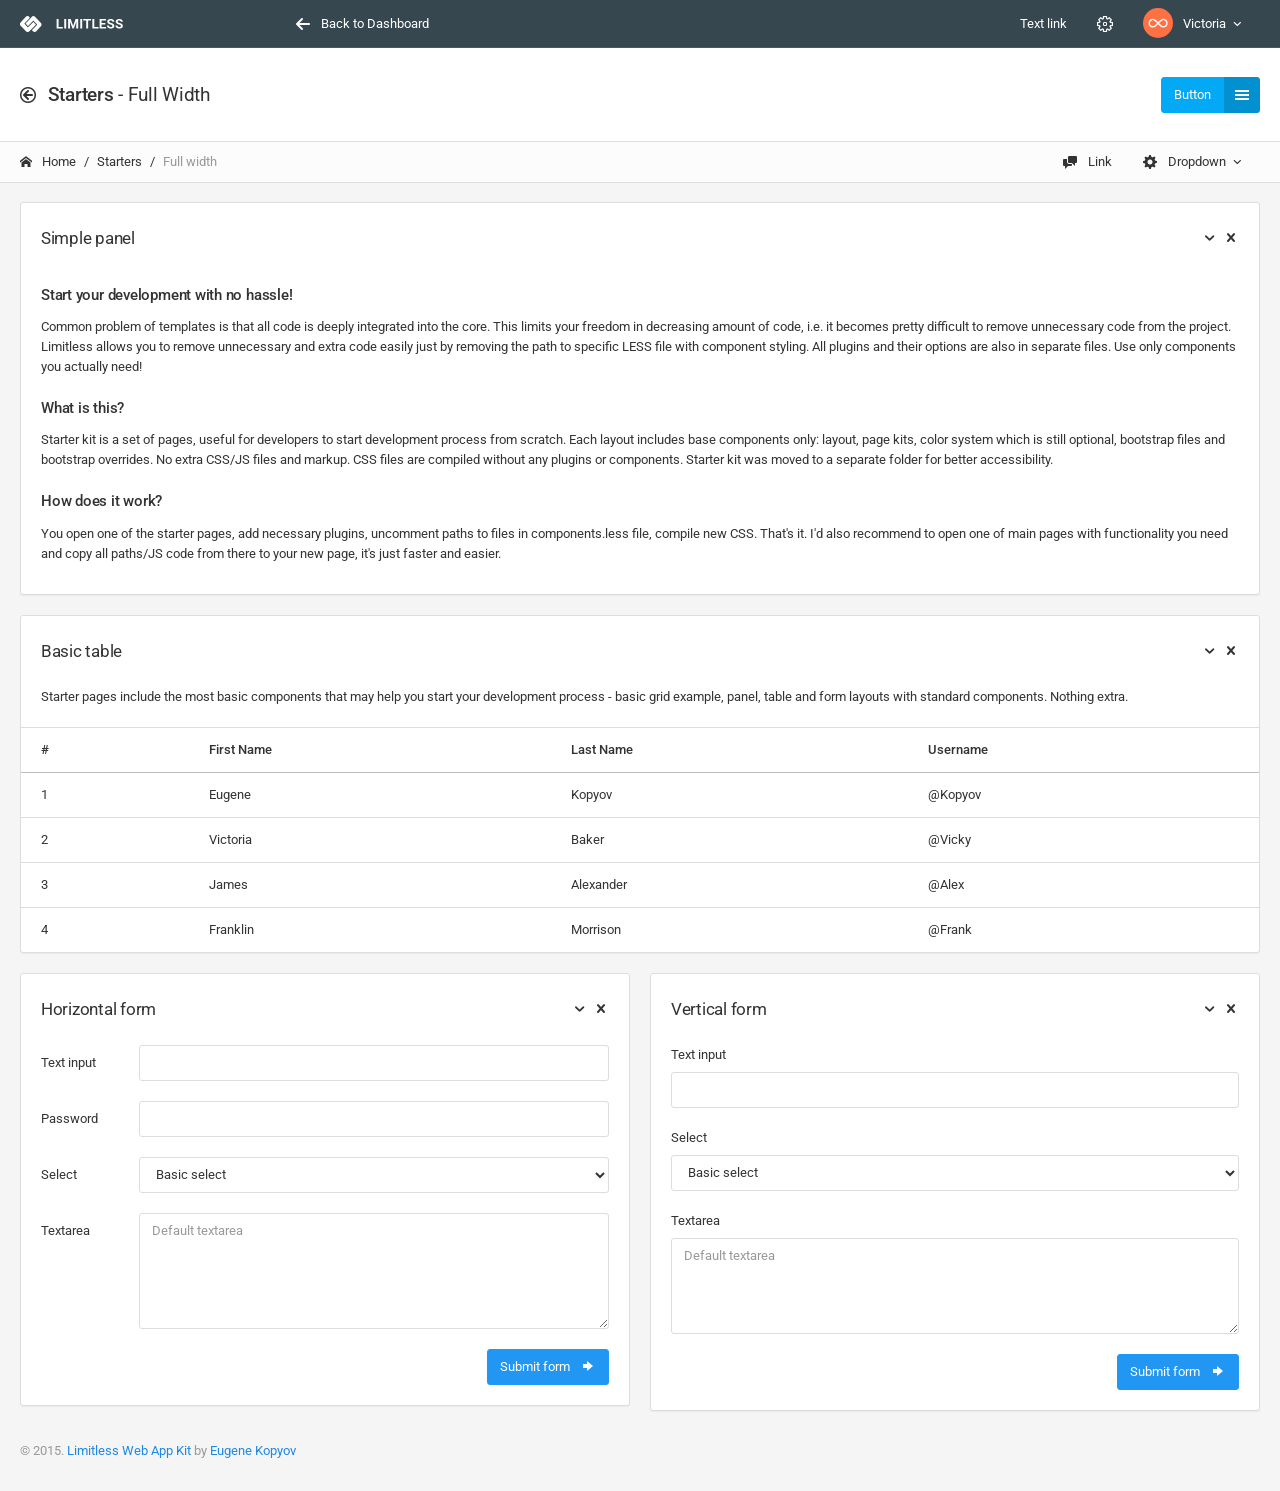
<file: resources/admin/starters/1_col.html>
<!DOCTYPE html>
<html lang="en">
<head>
	<meta charset="utf-8">
	<meta http-equiv="X-UA-Compatible" content="IE=edge">
	<meta name="viewport" content="width=device-width, initial-scale=1">
	<title>Limitless - Responsive Web Application Kit by Eugene Kopyov</title>

	<!-- Global stylesheets -->
	<link href="https://fonts.googleapis.com/css?family=Roboto:400,300,100,500,700,900" rel="stylesheet" type="text/css">
	<link href="assets/css/icons/icomoon/styles.css" rel="stylesheet" type="text/css">
	<link href="assets/css/bootstrap.css" rel="stylesheet" type="text/css">
	<link href="assets/css/core.css" rel="stylesheet" type="text/css">
	<link href="assets/css/components.css" rel="stylesheet" type="text/css">
	<link href="assets/css/colors.css" rel="stylesheet" type="text/css">
	<!-- /global stylesheets -->

	<!-- Core JS files -->
	<script type="text/javascript" src="../assets/js/core/libraries/jquery.min.js"></script>
	<script type="text/javascript" src="../assets/js/core/libraries/bootstrap.min.js"></script>
	<!-- /core JS files -->

	<!-- Theme JS files -->
	<script type="text/javascript" src="../assets/js/core/app.js"></script>
	<!-- /theme JS files -->

</head>

<body>

	<!-- Main navbar -->
	<div class="navbar navbar-inverse">
		<div class="navbar-header">
			<a class="navbar-brand" href="http://demo.interface.club/limitless/layout_1/LTR/default/starters/index.html"><img src="assets/images/logo_light.png" alt=""></a>

			<ul class="nav navbar-nav pull-right visible-xs-block">
				<li><a data-toggle="collapse" data-target="#navbar-mobile"><i class="icon-tree5"></i></a></li>
			</ul>
		</div>

		<div class="navbar-collapse collapse" id="navbar-mobile">
			<ul class="nav navbar-nav">
				<li><a href="../index.html"><i class="icon-arrow-left8 position-left"></i> Back to Dashboard</a></li>
			</ul>

			<ul class="nav navbar-nav navbar-right">
				<li><a href="1_col.html#">Text link</a></li>

				<li>
					<a href="1_col.html#">
						<i class="icon-cog3"></i>
						<span class="visible-xs-inline-block position-right">Icon link</span>
					</a>						
				</li>

				<li class="dropdown dropdown-user">
					<a class="dropdown-toggle" data-toggle="dropdown">
						<img src="assets/images/image.png" alt="">
						<span>Victoria</span>
						<i class="caret"></i>
					</a>

					<ul class="dropdown-menu dropdown-menu-right">
						<li><a href="1_col.html#"><i class="icon-user-plus"></i> My profile</a></li>
						<li><a href="1_col.html#"><i class="icon-coins"></i> My balance</a></li>
						<li><a href="1_col.html#"><span class="badge badge-warning pull-right">58</span> <i class="icon-comment-discussion"></i> Messages</a></li>
						<li class="divider"></li>
						<li><a href="1_col.html#"><i class="icon-cog5"></i> Account settings</a></li>
						<li><a href="1_col.html#"><i class="icon-switch2"></i> Logout</a></li>
					</ul>
				</li>
			</ul>
		</div>
	</div>
	<!-- /main navbar -->


	<!-- Page container -->
	<div class="page-container">

		<!-- Page content -->
		<div class="page-content">

			<!-- Main content -->
			<div class="content-wrapper">

				<!-- Page header -->
				<div class="page-header page-header-default">
					<div class="page-header-content">
						<div class="page-title">
							<h4><i class="icon-arrow-left52 position-left"></i> <span class="text-semibold">Starters</span> - Full Width</h4>
						</div>

						<div class="heading-elements">
							<a href="1_col.html#" class="btn btn-labeled btn-labeled-right bg-blue heading-btn">Button <b><i class="icon-menu7"></i></b></a>
						</div>
					</div>

					<div class="breadcrumb-line">
						<ul class="breadcrumb">
							<li><a href="http://demo.interface.club/limitless/layout_1/LTR/default/starters/index.html"><i class="icon-home2 position-left"></i> Home</a></li>
							<li><a href="1_col.html">Starters</a></li>
							<li class="active">Full width</li>
						</ul>

						<ul class="breadcrumb-elements">
							<li><a href="1_col.html#"><i class="icon-comment-discussion position-left"></i> Link</a></li>
							<li class="dropdown">
								<a href="1_col.html#" class="dropdown-toggle" data-toggle="dropdown">
									<i class="icon-gear position-left"></i>
									Dropdown
									<span class="caret"></span>
								</a>

								<ul class="dropdown-menu dropdown-menu-right">
									<li><a href="1_col.html#"><i class="icon-user-lock"></i> Account security</a></li>
									<li><a href="1_col.html#"><i class="icon-statistics"></i> Analytics</a></li>
									<li><a href="1_col.html#"><i class="icon-accessibility"></i> Accessibility</a></li>
									<li class="divider"></li>
									<li><a href="1_col.html#"><i class="icon-gear"></i> All settings</a></li>
								</ul>
							</li>
						</ul>
					</div>
				</div>
				<!-- /page header -->


				<!-- Content area -->
				<div class="content">

					<!-- Simple panel -->
					<div class="panel panel-flat">
						<div class="panel-heading">
							<h5 class="panel-title">Simple panel</h5>
							<div class="heading-elements">
								<ul class="icons-list">
			                		<li><a data-action="collapse"></a></li>
			                		<li><a data-action="close"></a></li>
			                	</ul>
		                	</div>
						</div>

						<div class="panel-body">
							<h6 class="text-semibold">Start your development with no hassle!</h6>
							<p class="content-group">Common problem of templates is that all code is deeply integrated into the core. This limits your freedom in decreasing amount of code, i.e. it becomes pretty difficult to remove unnecessary code from the project. Limitless allows you to remove unnecessary and extra code easily just by removing the path to specific LESS file with component styling. All plugins and their options are also in separate files. Use only components you actually need!</p>

							<h6 class="text-semibold">What is this?</h6>
							<p class="content-group">Starter kit is a set of pages, useful for developers to start development process from scratch. Each layout includes base components only: layout, page kits, color system which is still optional, bootstrap files and bootstrap overrides. No extra CSS/JS files and markup. CSS files are compiled without any plugins or components. Starter kit was moved to a separate folder for better accessibility.</p>

							<h6 class="text-semibold">How does it work?</h6>
							<p>You open one of the starter pages, add necessary plugins, uncomment paths to files in components.less file, compile new CSS. That's it. I'd also recommend to open one of main pages with functionality you need and copy all paths/JS code from there to your new page, it's just faster and easier.</p>
						</div>
					</div>
					<!-- /simple panel -->


					<!-- Table -->
					<div class="panel panel-flat">
						<div class="panel-heading">
							<h5 class="panel-title">Basic table</h5>
							<div class="heading-elements">
								<ul class="icons-list">
			                		<li><a data-action="collapse"></a></li>
			                		<li><a data-action="close"></a></li>
			                	</ul>
		                	</div>
	                	</div>

	                	<div class="panel-body">
	                		Starter pages include the most basic components that may help you start your development process - basic grid example, panel, table and form layouts with standard components. Nothing extra.
	                	</div>

						<div class="table-responsive">
							<table class="table">
								<thead>
									<tr>
										<th>#</th>
										<th>First Name</th>
										<th>Last Name</th>
										<th>Username</th>
									</tr>
								</thead>
								<tbody>
									<tr>
										<td>1</td>
										<td>Eugene</td>
										<td>Kopyov</td>
										<td>@Kopyov</td>
									</tr>
									<tr>
										<td>2</td>
										<td>Victoria</td>
										<td>Baker</td>
										<td>@Vicky</td>
									</tr>
									<tr>
										<td>3</td>
										<td>James</td>
										<td>Alexander</td>
										<td>@Alex</td>
									</tr>
									<tr>
										<td>4</td>
										<td>Franklin</td>
										<td>Morrison</td>
										<td>@Frank</td>
									</tr>
								</tbody>
							</table>
						</div>
					</div>
					<!-- /table -->


					<!-- Grid -->
					<div class="row">
						<div class="col-md-6">

							<!-- Horizontal form -->
							<div class="panel panel-flat">
								<div class="panel-heading">
									<h5 class="panel-title">Horizontal form</h5>
									<div class="heading-elements">
										<ul class="icons-list">
					                		<li><a data-action="collapse"></a></li>
					                		<li><a data-action="close"></a></li>
					                	</ul>
				                	</div>
			                	</div>

								<div class="panel-body">
									<form class="form-horizontal" action="#">
										<div class="form-group">
											<label class="control-label col-lg-2">Text input</label>
											<div class="col-lg-10">
												<input type="text" class="form-control">
											</div>
										</div>

										<div class="form-group">
											<label class="control-label col-lg-2">Password</label>
											<div class="col-lg-10">
												<input type="password" class="form-control">
											</div>
										</div>

				                        <div class="form-group">
				                        	<label class="control-label col-lg-2">Select</label>
				                        	<div class="col-lg-10">
					                            <select name="select" class="form-control">
					                                <option value="opt1">Basic select</option>
					                                <option value="opt2">Option 2</option>
					                                <option value="opt3">Option 3</option>
					                                <option value="opt4">Option 4</option>
					                                <option value="opt5">Option 5</option>
					                                <option value="opt6">Option 6</option>
					                                <option value="opt7">Option 7</option>
					                                <option value="opt8">Option 8</option>
					                            </select>
				                            </div>
				                        </div>

										<div class="form-group">
											<label class="control-label col-lg-2">Textarea</label>
											<div class="col-lg-10">
												<textarea rows="5" cols="5" class="form-control" placeholder="Default textarea"></textarea>
											</div>
										</div>

										<div class="text-right">
											<button type="submit" class="btn btn-primary">Submit form <i class="icon-arrow-right14 position-right"></i></button>
										</div>
									</form>
								</div>
							</div>
							<!-- /horizotal form -->

						</div>

						<div class="col-md-6">

							<!-- Vertical form -->
							<div class="panel panel-flat">
								<div class="panel-heading">
									<h5 class="panel-title">Vertical form</h5>
									<div class="heading-elements">
										<ul class="icons-list">
					                		<li><a data-action="collapse"></a></li>
					                		<li><a data-action="close"></a></li>
					                	</ul>
				                	</div>
			                	</div>

								<div class="panel-body">
									<form action="#">
										<div class="form-group">
											<label>Text input</label>
											<input type="text" class="form-control">
										</div>

				                        <div class="form-group">
				                        	<label>Select</label>
				                            <select name="select" class="form-control">
				                                <option value="opt1">Basic select</option>
				                                <option value="opt2">Option 2</option>
				                                <option value="opt3">Option 3</option>
				                                <option value="opt4">Option 4</option>
				                                <option value="opt5">Option 5</option>
				                                <option value="opt6">Option 6</option>
				                                <option value="opt7">Option 7</option>
				                                <option value="opt8">Option 8</option>
				                            </select>
				                        </div>

										<div class="form-group">
											<label>Textarea</label>
											<textarea rows="4" cols="4" class="form-control" placeholder="Default textarea"></textarea>
										</div>

										<div class="text-right">
											<button type="submit" class="btn btn-primary">Submit form <i class="icon-arrow-right14 position-right"></i></button>
										</div>
									</form>
								</div>
							</div>
							<!-- /vertical form -->

						</div>
					</div>
					<!-- /grid -->


					<!-- Footer -->
					<div class="footer text-muted">
						&copy; 2015. <a href="1_col.html#">Limitless Web App Kit</a> by <a href="http://themeforest.net/user/Kopyov" target="_blank">Eugene Kopyov</a>
					</div>
					<!-- /footer -->

				</div>
				<!-- /content area -->

			</div>
			<!-- /main content -->

		</div>
		<!-- /page content -->

	</div>
	<!-- /page container -->

</body>
</html>
</file>
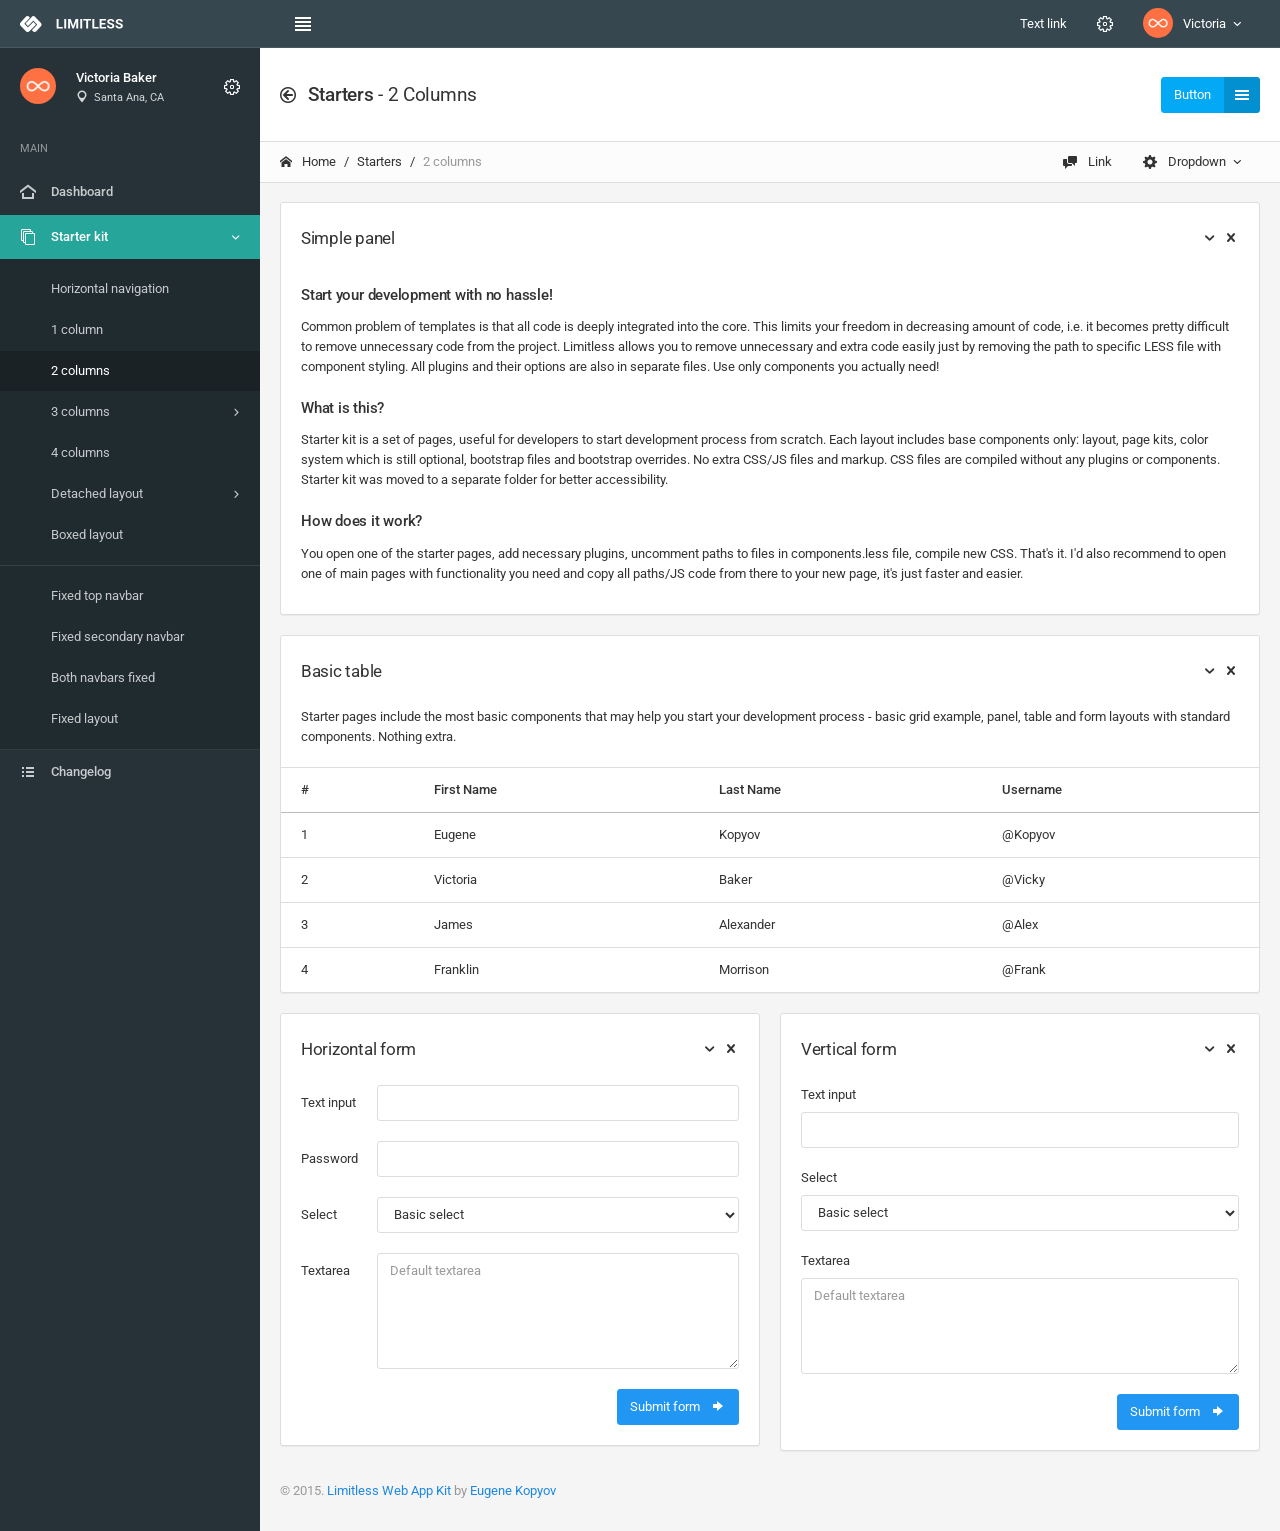
<file: resources/admin/starters/2_col.html>
<!DOCTYPE html>
<html lang="en">
<head>
	<meta charset="utf-8">
	<meta http-equiv="X-UA-Compatible" content="IE=edge">
	<meta name="viewport" content="width=device-width, initial-scale=1">
	<title>Limitless - Responsive Web Application Kit by Eugene Kopyov</title>

	<!-- Global stylesheets -->
	<link href="https://fonts.googleapis.com/css?family=Roboto:400,300,100,500,700,900" rel="stylesheet" type="text/css">
	<link href="assets/css/icons/icomoon/styles.css" rel="stylesheet" type="text/css">
	<link href="assets/css/bootstrap.css" rel="stylesheet" type="text/css">
	<link href="assets/css/core.css" rel="stylesheet" type="text/css">
	<link href="assets/css/components.css" rel="stylesheet" type="text/css">
	<link href="assets/css/colors.css" rel="stylesheet" type="text/css">
	<!-- /global stylesheets -->

	<!-- Core JS files -->
	<script type="text/javascript" src="../assets/js/core/libraries/jquery.min.js"></script>
	<script type="text/javascript" src="../assets/js/core/libraries/bootstrap.min.js"></script>
	<!-- /core JS files -->

	<!-- Theme JS files -->
	<script type="text/javascript" src="../assets/js/core/app.js"></script>
	<!-- /theme JS files -->

</head>

<body>

	<!-- Main navbar -->
	<div class="navbar navbar-inverse">
		<div class="navbar-header">
			<a class="navbar-brand" href="http://demo.interface.club/limitless/layout_1/LTR/default/starters/index.html"><img src="assets/images/logo_light.png" alt=""></a>

			<ul class="nav navbar-nav visible-xs-block">
				<li><a data-toggle="collapse" data-target="#navbar-mobile"><i class="icon-tree5"></i></a></li>
				<li><a class="sidebar-mobile-main-toggle"><i class="icon-paragraph-justify3"></i></a></li>
			</ul>
		</div>

		<div class="navbar-collapse collapse" id="navbar-mobile">
			<ul class="nav navbar-nav">
				<li><a class="sidebar-control sidebar-main-toggle hidden-xs"><i class="icon-paragraph-justify3"></i></a></li>
			</ul>

			<ul class="nav navbar-nav navbar-right">
				<li><a href="2_col.html#">Text link</a></li>

				<li>
					<a href="2_col.html#">
						<i class="icon-cog3"></i>
						<span class="visible-xs-inline-block position-right">Icon link</span>
					</a>						
				</li>

				<li class="dropdown dropdown-user">
					<a class="dropdown-toggle" data-toggle="dropdown">
						<img src="assets/images/image.png" alt="">
						<span>Victoria</span>
						<i class="caret"></i>
					</a>

					<ul class="dropdown-menu dropdown-menu-right">
						<li><a href="2_col.html#"><i class="icon-user-plus"></i> My profile</a></li>
						<li><a href="2_col.html#"><i class="icon-coins"></i> My balance</a></li>
						<li><a href="2_col.html#"><span class="badge badge-warning pull-right">58</span> <i class="icon-comment-discussion"></i> Messages</a></li>
						<li class="divider"></li>
						<li><a href="2_col.html#"><i class="icon-cog5"></i> Account settings</a></li>
						<li><a href="2_col.html#"><i class="icon-switch2"></i> Logout</a></li>
					</ul>
				</li>
			</ul>
		</div>
	</div>
	<!-- /main navbar -->


	<!-- Page container -->
	<div class="page-container">

		<!-- Page content -->
		<div class="page-content">

			<!-- Main sidebar -->
			<div class="sidebar sidebar-main">
				<div class="sidebar-content">

					<!-- User menu -->
					<div class="sidebar-user">
						<div class="category-content">
							<div class="media">
								<a href="2_col.html#" class="media-left"><img src="assets/images/image.png" class="img-circle img-sm" alt=""></a>
								<div class="media-body">
									<span class="media-heading text-semibold">Victoria Baker</span>
									<div class="text-size-mini text-muted">
										<i class="icon-pin text-size-small"></i> &nbsp;Santa Ana, CA
									</div>
								</div>

								<div class="media-right media-middle">
									<ul class="icons-list">
										<li>
											<a href="2_col.html#"><i class="icon-cog3"></i></a>
										</li>
									</ul>
								</div>
							</div>
						</div>
					</div>
					<!-- /user menu -->


					<!-- Main navigation -->
					<div class="sidebar-category sidebar-category-visible">
						<div class="category-content no-padding">
							<ul class="navigation navigation-main navigation-accordion">

								<!-- Main -->
								<li class="navigation-header"><span>Main</span> <i class="icon-menu" title="Main pages"></i></li>
								<li><a href="../index.html"><i class="icon-home4"></i> <span>Dashboard</span></a></li>
								<li>
									<a href="2_col.html#"><i class="icon-stack"></i> <span>Starter kit</span></a>
									<ul>
										<li><a href="horizontal_nav.html">Horizontal navigation</a></li>
										<li><a href="1_col.html">1 column</a></li>
										<li class="active"><a href="2_col.html">2 columns</a></li>
										<li>
											<a href="2_col.html#">3 columns</a>
											<ul>
												<li><a href="3_col_dual.html">Dual sidebars</a></li>
												<li><a href="3_col_double.html">Double sidebars</a></li>
											</ul>
										</li>
										<li><a href="4_col.html">4 columns</a></li>
										<li>
											<a href="2_col.html#">Detached layout</a>
											<ul>
												<li><a href="detached_left.html">Left sidebar</a></li>
												<li><a href="detached_right.html">Right sidebar</a></li>
												<li><a href="detached_sticky.html">Sticky sidebar</a></li>
											</ul>
										</li>
										<li><a href="layout_boxed.html">Boxed layout</a></li>
										<li class="navigation-divider"></li>
										<li><a href="layout_navbar_fixed_main.html">Fixed top navbar</a></li>
										<li><a href="layout_navbar_fixed_secondary.html">Fixed secondary navbar</a></li>
										<li><a href="layout_navbar_fixed_both.html">Both navbars fixed</a></li>
										<li><a href="layout_fixed.html">Fixed layout</a></li>
									</ul>
								</li>
								<li><a href="../changelog.html"><i class="icon-list-unordered"></i> <span>Changelog</span></a></li>
								<!-- /main -->

							</ul>
						</div>
					</div>
					<!-- /main navigation -->

				</div>
			</div>
			<!-- /main sidebar -->


			<!-- Main content -->
			<div class="content-wrapper">

				<!-- Page header -->
				<div class="page-header page-header-default">
					<div class="page-header-content">
						<div class="page-title">
							<h4><i class="icon-arrow-left52 position-left"></i> <span class="text-semibold">Starters</span> - 2 Columns</h4>
						</div>

						<div class="heading-elements">
							<a href="2_col.html#" class="btn btn-labeled btn-labeled-right bg-blue heading-btn">Button <b><i class="icon-menu7"></i></b></a>
						</div>
					</div>

					<div class="breadcrumb-line">
						<ul class="breadcrumb">
							<li><a href="http://demo.interface.club/limitless/layout_1/LTR/default/starters/index.html"><i class="icon-home2 position-left"></i> Home</a></li>
							<li><a href="2_col.html">Starters</a></li>
							<li class="active">2 columns</li>
						</ul>

						<ul class="breadcrumb-elements">
							<li><a href="2_col.html#"><i class="icon-comment-discussion position-left"></i> Link</a></li>
							<li class="dropdown">
								<a href="2_col.html#" class="dropdown-toggle" data-toggle="dropdown">
									<i class="icon-gear position-left"></i>
									Dropdown
									<span class="caret"></span>
								</a>

								<ul class="dropdown-menu dropdown-menu-right">
									<li><a href="2_col.html#"><i class="icon-user-lock"></i> Account security</a></li>
									<li><a href="2_col.html#"><i class="icon-statistics"></i> Analytics</a></li>
									<li><a href="2_col.html#"><i class="icon-accessibility"></i> Accessibility</a></li>
									<li class="divider"></li>
									<li><a href="2_col.html#"><i class="icon-gear"></i> All settings</a></li>
								</ul>
							</li>
						</ul>
					</div>
				</div>
				<!-- /page header -->


				<!-- Content area -->
				<div class="content">

					<!-- Simple panel -->
					<div class="panel panel-flat">
						<div class="panel-heading">
							<h5 class="panel-title">Simple panel</h5>
							<div class="heading-elements">
								<ul class="icons-list">
			                		<li><a data-action="collapse"></a></li>
			                		<li><a data-action="close"></a></li>
			                	</ul>
		                	</div>
						</div>

						<div class="panel-body">
							<h6 class="text-semibold">Start your development with no hassle!</h6>
							<p class="content-group">Common problem of templates is that all code is deeply integrated into the core. This limits your freedom in decreasing amount of code, i.e. it becomes pretty difficult to remove unnecessary code from the project. Limitless allows you to remove unnecessary and extra code easily just by removing the path to specific LESS file with component styling. All plugins and their options are also in separate files. Use only components you actually need!</p>

							<h6 class="text-semibold">What is this?</h6>
							<p class="content-group">Starter kit is a set of pages, useful for developers to start development process from scratch. Each layout includes base components only: layout, page kits, color system which is still optional, bootstrap files and bootstrap overrides. No extra CSS/JS files and markup. CSS files are compiled without any plugins or components. Starter kit was moved to a separate folder for better accessibility.</p>

							<h6 class="text-semibold">How does it work?</h6>
							<p>You open one of the starter pages, add necessary plugins, uncomment paths to files in components.less file, compile new CSS. That's it. I'd also recommend to open one of main pages with functionality you need and copy all paths/JS code from there to your new page, it's just faster and easier.</p>
						</div>
					</div>
					<!-- /simple panel -->


					<!-- Table -->
					<div class="panel panel-flat">
						<div class="panel-heading">
							<h5 class="panel-title">Basic table</h5>
							<div class="heading-elements">
								<ul class="icons-list">
			                		<li><a data-action="collapse"></a></li>
			                		<li><a data-action="close"></a></li>
			                	</ul>
		                	</div>
	                	</div>

	                	<div class="panel-body">
	                		Starter pages include the most basic components that may help you start your development process - basic grid example, panel, table and form layouts with standard components. Nothing extra.
	                	</div>

						<div class="table-responsive">
							<table class="table">
								<thead>
									<tr>
										<th>#</th>
										<th>First Name</th>
										<th>Last Name</th>
										<th>Username</th>
									</tr>
								</thead>
								<tbody>
									<tr>
										<td>1</td>
										<td>Eugene</td>
										<td>Kopyov</td>
										<td>@Kopyov</td>
									</tr>
									<tr>
										<td>2</td>
										<td>Victoria</td>
										<td>Baker</td>
										<td>@Vicky</td>
									</tr>
									<tr>
										<td>3</td>
										<td>James</td>
										<td>Alexander</td>
										<td>@Alex</td>
									</tr>
									<tr>
										<td>4</td>
										<td>Franklin</td>
										<td>Morrison</td>
										<td>@Frank</td>
									</tr>
								</tbody>
							</table>
						</div>
					</div>
					<!-- /table -->


					<!-- Grid -->
					<div class="row">
						<div class="col-md-6">

							<!-- Horizontal form -->
							<div class="panel panel-flat">
								<div class="panel-heading">
									<h5 class="panel-title">Horizontal form</h5>
									<div class="heading-elements">
										<ul class="icons-list">
					                		<li><a data-action="collapse"></a></li>
					                		<li><a data-action="close"></a></li>
					                	</ul>
				                	</div>
			                	</div>

								<div class="panel-body">
									<form class="form-horizontal" action="#">
										<div class="form-group">
											<label class="control-label col-lg-2">Text input</label>
											<div class="col-lg-10">
												<input type="text" class="form-control">
											</div>
										</div>

										<div class="form-group">
											<label class="control-label col-lg-2">Password</label>
											<div class="col-lg-10">
												<input type="password" class="form-control">
											</div>
										</div>

				                        <div class="form-group">
				                        	<label class="control-label col-lg-2">Select</label>
				                        	<div class="col-lg-10">
					                            <select name="select" class="form-control">
					                                <option value="opt1">Basic select</option>
					                                <option value="opt2">Option 2</option>
					                                <option value="opt3">Option 3</option>
					                                <option value="opt4">Option 4</option>
					                                <option value="opt5">Option 5</option>
					                                <option value="opt6">Option 6</option>
					                                <option value="opt7">Option 7</option>
					                                <option value="opt8">Option 8</option>
					                            </select>
				                            </div>
				                        </div>

										<div class="form-group">
											<label class="control-label col-lg-2">Textarea</label>
											<div class="col-lg-10">
												<textarea rows="5" cols="5" class="form-control" placeholder="Default textarea"></textarea>
											</div>
										</div>

										<div class="text-right">
											<button type="submit" class="btn btn-primary">Submit form <i class="icon-arrow-right14 position-right"></i></button>
										</div>
									</form>
								</div>
							</div>
							<!-- /horizotal form -->

						</div>

						<div class="col-md-6">

							<!-- Vertical form -->
							<div class="panel panel-flat">
								<div class="panel-heading">
									<h5 class="panel-title">Vertical form</h5>
									<div class="heading-elements">
										<ul class="icons-list">
					                		<li><a data-action="collapse"></a></li>
					                		<li><a data-action="close"></a></li>
					                	</ul>
				                	</div>
			                	</div>

								<div class="panel-body">
									<form action="#">
										<div class="form-group">
											<label>Text input</label>
											<input type="text" class="form-control">
										</div>

				                        <div class="form-group">
				                        	<label>Select</label>
				                            <select name="select" class="form-control">
				                                <option value="opt1">Basic select</option>
				                                <option value="opt2">Option 2</option>
				                                <option value="opt3">Option 3</option>
				                                <option value="opt4">Option 4</option>
				                                <option value="opt5">Option 5</option>
				                                <option value="opt6">Option 6</option>
				                                <option value="opt7">Option 7</option>
				                                <option value="opt8">Option 8</option>
				                            </select>
				                        </div>

										<div class="form-group">
											<label>Textarea</label>
											<textarea rows="4" cols="4" class="form-control" placeholder="Default textarea"></textarea>
										</div>

										<div class="text-right">
											<button type="submit" class="btn btn-primary">Submit form <i class="icon-arrow-right14 position-right"></i></button>
										</div>
									</form>
								</div>
							</div>
							<!-- /vertical form -->

						</div>
					</div>
					<!-- /grid -->


					<!-- Footer -->
					<div class="footer text-muted">
						&copy; 2015. <a href="2_col.html#">Limitless Web App Kit</a> by <a href="http://themeforest.net/user/Kopyov" target="_blank">Eugene Kopyov</a>
					</div>
					<!-- /footer -->

				</div>
				<!-- /content area -->

			</div>
			<!-- /main content -->

		</div>
		<!-- /page content -->

	</div>
	<!-- /page container -->

</body>
</html>
</file>
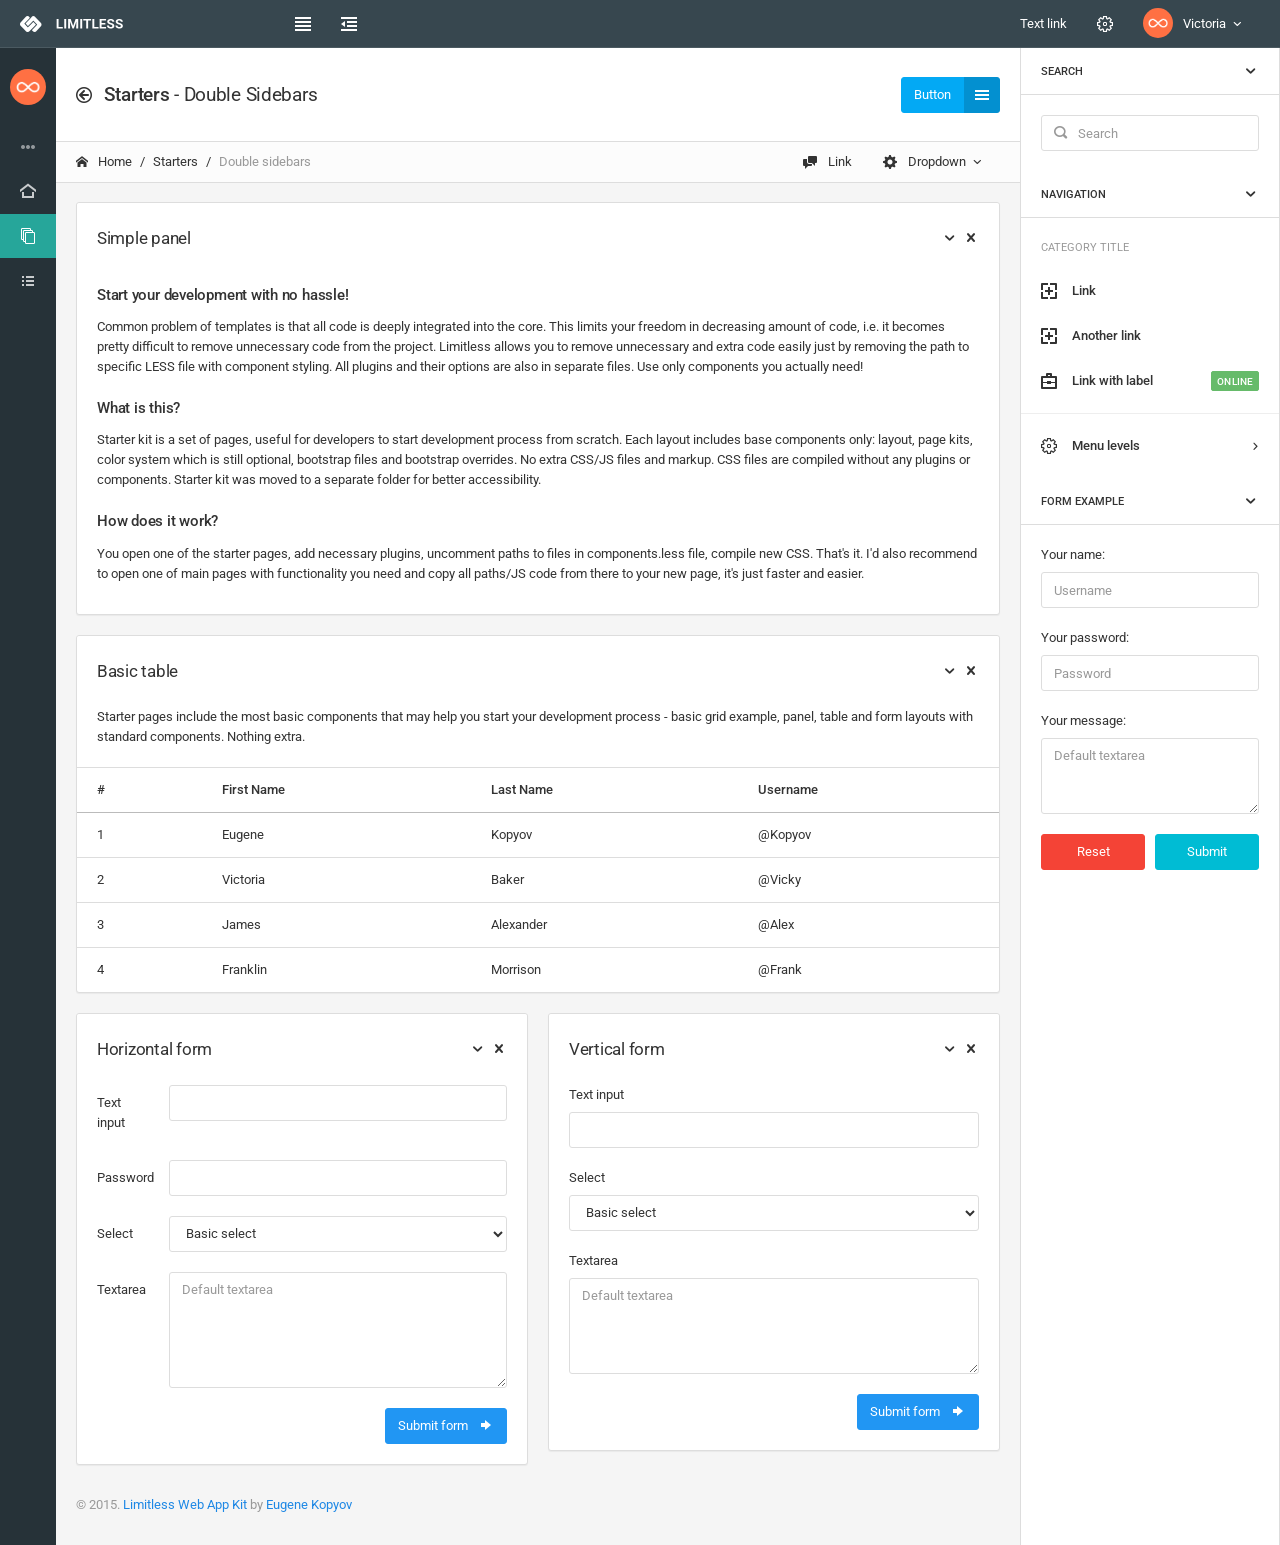
<file: resources/admin/starters/3_col_double.html>
<!DOCTYPE html>
<html lang="en">
<head>
	<meta charset="utf-8">
	<meta http-equiv="X-UA-Compatible" content="IE=edge">
	<meta name="viewport" content="width=device-width, initial-scale=1">
	<title>Limitless - Responsive Web Application Kit by Eugene Kopyov</title>

	<!-- Global stylesheets -->
	<link href="https://fonts.googleapis.com/css?family=Roboto:400,300,100,500,700,900" rel="stylesheet" type="text/css">
	<link href="assets/css/icons/icomoon/styles.css" rel="stylesheet" type="text/css">
	<link href="assets/css/bootstrap.css" rel="stylesheet" type="text/css">
	<link href="assets/css/core.css" rel="stylesheet" type="text/css">
	<link href="assets/css/components.css" rel="stylesheet" type="text/css">
	<link href="assets/css/colors.css" rel="stylesheet" type="text/css">
	<!-- /global stylesheets -->

	<!-- Core JS files -->
	<script type="text/javascript" src="../assets/js/core/libraries/jquery.min.js"></script>
	<script type="text/javascript" src="../assets/js/core/libraries/bootstrap.min.js"></script>
	<!-- /core JS files -->

	<!-- Theme JS files -->
	<script type="text/javascript" src="../assets/js/core/app.js"></script>
	<!-- /theme JS files -->

</head>

<body class="sidebar-xs sidebar-opposite-visible">

	<!-- Main navbar -->
	<div class="navbar navbar-inverse">
		<div class="navbar-header">
			<a class="navbar-brand" href="http://demo.interface.club/limitless/layout_1/LTR/default/starters/index.html"><img src="assets/images/logo_light.png" alt=""></a>

			<ul class="nav navbar-nav pull-right visible-xs-block">
				<li><a data-toggle="collapse" data-target="#navbar-mobile"><i class="icon-tree5"></i></a></li>
				<li><a class="sidebar-mobile-main-toggle"><i class="icon-paragraph-justify3"></i></a></li>
				<li><a class="sidebar-mobile-opposite-toggle"><i class="icon-menu"></i></a></li>
			</ul>
		</div>

		<div class="navbar-collapse collapse" id="navbar-mobile">
			<ul class="nav navbar-nav">
				<li><a class="sidebar-control sidebar-main-toggle hidden-xs"><i class="icon-paragraph-justify3"></i></a></li>
				<li><a class="sidebar-control sidebar-opposite-toggle hidden-xs"><i class="icon-indent-decrease2"></i></a></li>
			</ul>

			<ul class="nav navbar-nav navbar-right">
				<li><a href="3_col_double.html#">Text link</a></li>

				<li>
					<a href="3_col_double.html#">
						<i class="icon-cog3"></i>
						<span class="visible-xs-inline-block position-right">Icon link</span>
					</a>						
				</li>

				<li class="dropdown dropdown-user">
					<a class="dropdown-toggle" data-toggle="dropdown">
						<img src="assets/images/image.png" alt="">
						<span>Victoria</span>
						<i class="caret"></i>
					</a>

					<ul class="dropdown-menu dropdown-menu-right">
						<li><a href="3_col_double.html#"><i class="icon-user-plus"></i> My profile</a></li>
						<li><a href="3_col_double.html#"><i class="icon-coins"></i> My balance</a></li>
						<li><a href="3_col_double.html#"><span class="badge badge-warning pull-right">58</span> <i class="icon-comment-discussion"></i> Messages</a></li>
						<li class="divider"></li>
						<li><a href="3_col_double.html#"><i class="icon-cog5"></i> Account settings</a></li>
						<li><a href="3_col_double.html#"><i class="icon-switch2"></i> Logout</a></li>
					</ul>
				</li>
			</ul>
		</div>
	</div>
	<!-- /main navbar -->


	<!-- Page container -->
	<div class="page-container">

		<!-- Page content -->
		<div class="page-content">

			<!-- Main sidebar -->
			<div class="sidebar sidebar-main">
				<div class="sidebar-content">

					<!-- User menu -->
					<div class="sidebar-user">
						<div class="category-content">
							<div class="media">
								<a href="3_col_double.html#" class="media-left"><img src="assets/images/image.png" class="img-circle img-sm" alt=""></a>
								<div class="media-body">
									<span class="media-heading text-semibold">Victoria Baker</span>
									<div class="text-size-mini text-muted">
										<i class="icon-pin text-size-small"></i> &nbsp;Santa Ana, CA
									</div>
								</div>

								<div class="media-right media-middle">
									<ul class="icons-list">
										<li>
											<a href="3_col_double.html#"><i class="icon-cog3"></i></a>
										</li>
									</ul>
								</div>
							</div>
						</div>
					</div>
					<!-- /user menu -->


					<!-- Main navigation -->
					<div class="sidebar-category sidebar-category-visible">
						<div class="category-content no-padding">
							<ul class="navigation navigation-main navigation-accordion">

								<!-- Main -->
								<li class="navigation-header"><span>Main</span> <i class="icon-menu" title="Main pages"></i></li>
								<li><a href="../index.html"><i class="icon-home4"></i> <span>Dashboard</span></a></li>
								<li>
									<a href="3_col_double.html#"><i class="icon-stack"></i> <span>Starter kit</span></a>
									<ul>
										<li><a href="horizontal_nav.html">Horizontal navigation</a></li>
										<li><a href="1_col.html">1 column</a></li>
										<li><a href="2_col.html">2 columns</a></li>
										<li>
											<a href="3_col_double.html#">3 columns</a>
											<ul>
												<li><a href="3_col_dual.html">Dual sidebars</a></li>
												<li class="active"><a href="3_col_double.html">Double sidebars</a></li>
											</ul>
										</li>
										<li><a href="4_col.html">4 columns</a></li>
										<li>
											<a href="3_col_double.html#">Detached layout</a>
											<ul>
												<li><a href="detached_left.html">Left sidebar</a></li>
												<li><a href="detached_right.html">Right sidebar</a></li>
												<li><a href="detached_sticky.html">Sticky sidebar</a></li>
											</ul>
										</li>
										<li><a href="layout_boxed.html">Boxed layout</a></li>
										<li class="navigation-divider"></li>
										<li><a href="layout_navbar_fixed_main.html">Fixed top navbar</a></li>
										<li><a href="layout_navbar_fixed_secondary.html">Fixed secondary navbar</a></li>
										<li><a href="layout_navbar_fixed_both.html">Both navbars fixed</a></li>
										<li><a href="layout_fixed.html">Fixed layout</a></li>
									</ul>
								</li>
								<li><a href="../changelog.html"><i class="icon-list-unordered"></i> <span>Changelog</span></a></li>
								<!-- /main -->

							</ul>
						</div>
					</div>
					<!-- /main navigation -->

				</div>
			</div>
			<!-- /main sidebar -->


			<!-- Main content -->
			<div class="content-wrapper">

				<!-- Page header -->
				<div class="page-header page-header-default">
					<div class="page-header-content">
						<div class="page-title">
							<h4><i class="icon-arrow-left52 position-left"></i> <span class="text-semibold">Starters</span> - Double Sidebars</h4>
						</div>

						<div class="heading-elements">
							<a href="3_col_double.html#" class="btn btn-labeled btn-labeled-right bg-blue heading-btn">Button <b><i class="icon-menu7"></i></b></a>
						</div>
					</div>

					<div class="breadcrumb-line">
						<ul class="breadcrumb">
							<li><a href="http://demo.interface.club/limitless/layout_1/LTR/default/starters/index.html"><i class="icon-home2 position-left"></i> Home</a></li>
							<li><a href="3_col_double.html">Starters</a></li>
							<li class="active">Double sidebars</li>
						</ul>

						<ul class="breadcrumb-elements">
							<li><a href="3_col_double.html#"><i class="icon-comment-discussion position-left"></i> Link</a></li>
							<li class="dropdown">
								<a href="3_col_double.html#" class="dropdown-toggle" data-toggle="dropdown">
									<i class="icon-gear position-left"></i>
									Dropdown
									<span class="caret"></span>
								</a>

								<ul class="dropdown-menu dropdown-menu-right">
									<li><a href="3_col_double.html#"><i class="icon-user-lock"></i> Account security</a></li>
									<li><a href="3_col_double.html#"><i class="icon-statistics"></i> Analytics</a></li>
									<li><a href="3_col_double.html#"><i class="icon-accessibility"></i> Accessibility</a></li>
									<li class="divider"></li>
									<li><a href="3_col_double.html#"><i class="icon-gear"></i> All settings</a></li>
								</ul>
							</li>
						</ul>
					</div>
				</div>
				<!-- /page header -->


				<!-- Content area -->
				<div class="content">

					<!-- Simple panel -->
					<div class="panel panel-flat">
						<div class="panel-heading">
							<h5 class="panel-title">Simple panel</h5>
							<div class="heading-elements">
								<ul class="icons-list">
			                		<li><a data-action="collapse"></a></li>
			                		<li><a data-action="close"></a></li>
			                	</ul>
		                	</div>
						</div>

						<div class="panel-body">
							<h6 class="text-semibold">Start your development with no hassle!</h6>
							<p class="content-group">Common problem of templates is that all code is deeply integrated into the core. This limits your freedom in decreasing amount of code, i.e. it becomes pretty difficult to remove unnecessary code from the project. Limitless allows you to remove unnecessary and extra code easily just by removing the path to specific LESS file with component styling. All plugins and their options are also in separate files. Use only components you actually need!</p>

							<h6 class="text-semibold">What is this?</h6>
							<p class="content-group">Starter kit is a set of pages, useful for developers to start development process from scratch. Each layout includes base components only: layout, page kits, color system which is still optional, bootstrap files and bootstrap overrides. No extra CSS/JS files and markup. CSS files are compiled without any plugins or components. Starter kit was moved to a separate folder for better accessibility.</p>

							<h6 class="text-semibold">How does it work?</h6>
							<p>You open one of the starter pages, add necessary plugins, uncomment paths to files in components.less file, compile new CSS. That's it. I'd also recommend to open one of main pages with functionality you need and copy all paths/JS code from there to your new page, it's just faster and easier.</p>
						</div>
					</div>
					<!-- /simple panel -->


					<!-- Table -->
					<div class="panel panel-flat">
						<div class="panel-heading">
							<h5 class="panel-title">Basic table</h5>
							<div class="heading-elements">
								<ul class="icons-list">
			                		<li><a data-action="collapse"></a></li>
			                		<li><a data-action="close"></a></li>
			                	</ul>
		                	</div>
	                	</div>

	                	<div class="panel-body">
	                		Starter pages include the most basic components that may help you start your development process - basic grid example, panel, table and form layouts with standard components. Nothing extra.
	                	</div>

						<div class="table-responsive">
							<table class="table">
								<thead>
									<tr>
										<th>#</th>
										<th>First Name</th>
										<th>Last Name</th>
										<th>Username</th>
									</tr>
								</thead>
								<tbody>
									<tr>
										<td>1</td>
										<td>Eugene</td>
										<td>Kopyov</td>
										<td>@Kopyov</td>
									</tr>
									<tr>
										<td>2</td>
										<td>Victoria</td>
										<td>Baker</td>
										<td>@Vicky</td>
									</tr>
									<tr>
										<td>3</td>
										<td>James</td>
										<td>Alexander</td>
										<td>@Alex</td>
									</tr>
									<tr>
										<td>4</td>
										<td>Franklin</td>
										<td>Morrison</td>
										<td>@Frank</td>
									</tr>
								</tbody>
							</table>
						</div>
					</div>
					<!-- /table -->


					<!-- Grid -->
					<div class="row">
						<div class="col-md-6">

							<!-- Horizontal form -->
							<div class="panel panel-flat">
								<div class="panel-heading">
									<h5 class="panel-title">Horizontal form</h5>
									<div class="heading-elements">
										<ul class="icons-list">
					                		<li><a data-action="collapse"></a></li>
					                		<li><a data-action="close"></a></li>
					                	</ul>
				                	</div>
			                	</div>

								<div class="panel-body">
									<form class="form-horizontal" action="#">
										<div class="form-group">
											<label class="control-label col-lg-2">Text input</label>
											<div class="col-lg-10">
												<input type="text" class="form-control">
											</div>
										</div>

										<div class="form-group">
											<label class="control-label col-lg-2">Password</label>
											<div class="col-lg-10">
												<input type="password" class="form-control">
											</div>
										</div>

				                        <div class="form-group">
				                        	<label class="control-label col-lg-2">Select</label>
				                        	<div class="col-lg-10">
					                            <select name="select" class="form-control">
					                                <option value="opt1">Basic select</option>
					                                <option value="opt2">Option 2</option>
					                                <option value="opt3">Option 3</option>
					                                <option value="opt4">Option 4</option>
					                                <option value="opt5">Option 5</option>
					                                <option value="opt6">Option 6</option>
					                                <option value="opt7">Option 7</option>
					                                <option value="opt8">Option 8</option>
					                            </select>
				                            </div>
				                        </div>

										<div class="form-group">
											<label class="control-label col-lg-2">Textarea</label>
											<div class="col-lg-10">
												<textarea rows="5" cols="5" class="form-control" placeholder="Default textarea"></textarea>
											</div>
										</div>

										<div class="text-right">
											<button type="submit" class="btn btn-primary">Submit form <i class="icon-arrow-right14 position-right"></i></button>
										</div>
									</form>
								</div>
							</div>
							<!-- /horizotal form -->

						</div>

						<div class="col-md-6">

							<!-- Vertical form -->
							<div class="panel panel-flat">
								<div class="panel-heading">
									<h5 class="panel-title">Vertical form</h5>
									<div class="heading-elements">
										<ul class="icons-list">
					                		<li><a data-action="collapse"></a></li>
					                		<li><a data-action="close"></a></li>
					                	</ul>
				                	</div>
			                	</div>

								<div class="panel-body">
									<form action="#">
										<div class="form-group">
											<label>Text input</label>
											<input type="text" class="form-control">
										</div>

				                        <div class="form-group">
				                        	<label>Select</label>
				                            <select name="select" class="form-control">
				                                <option value="opt1">Basic select</option>
				                                <option value="opt2">Option 2</option>
				                                <option value="opt3">Option 3</option>
				                                <option value="opt4">Option 4</option>
				                                <option value="opt5">Option 5</option>
				                                <option value="opt6">Option 6</option>
				                                <option value="opt7">Option 7</option>
				                                <option value="opt8">Option 8</option>
				                            </select>
				                        </div>

										<div class="form-group">
											<label>Textarea</label>
											<textarea rows="4" cols="4" class="form-control" placeholder="Default textarea"></textarea>
										</div>

										<div class="text-right">
											<button type="submit" class="btn btn-primary">Submit form <i class="icon-arrow-right14 position-right"></i></button>
										</div>
									</form>
								</div>
							</div>
							<!-- /vertical form -->

						</div>
					</div>
					<!-- /grid -->


					<!-- Footer -->
					<div class="footer text-muted">
						&copy; 2015. <a href="3_col_double.html#">Limitless Web App Kit</a> by <a href="http://themeforest.net/user/Kopyov" target="_blank">Eugene Kopyov</a>
					</div>
					<!-- /footer -->

				</div>
				<!-- /content area -->

			</div>
			<!-- /main content -->


			<!-- Opposite sidebar -->
			<div class="sidebar sidebar-opposite sidebar-default">
				<div class="sidebar-content">

					<!-- Sidebar search -->
					<div class="sidebar-category">
						<div class="category-title">
							<span>Search</span>
							<ul class="icons-list">
								<li><a href="3_col_double.html#" data-action="collapse"></a></li>
							</ul>
						</div>

						<div class="category-content">
							<form action="#">
								<div class="has-feedback has-feedback-left">
									<input type="search" class="form-control" placeholder="Search">
									<div class="form-control-feedback">
										<i class="icon-search4 text-size-base text-muted"></i>
									</div>
								</div>
							</form>
						</div>
					</div>
					<!-- /sidebar search -->


					<!-- Sub navigation -->
					<div class="sidebar-category">
						<div class="category-title">
							<span>Navigation</span>
							<ul class="icons-list">
								<li><a href="3_col_double.html#" data-action="collapse"></a></li>
							</ul>
						</div>

						<div class="category-content no-padding">
							<ul class="navigation navigation-alt navigation-accordion">
								<li class="navigation-header">Category title</li>
								<li><a href="3_col_double.html#"><i class="icon-googleplus5"></i> Link</a></li>
								<li><a href="3_col_double.html#"><i class="icon-googleplus5"></i> Another link</a></li>
								<li><a href="3_col_double.html#"><i class="icon-portfolio"></i> Link with label <span class="label bg-success-400">Online</span></a></li>
								<li class="navigation-divider"></li>
								<li>
									<a href="3_col_double.html#"><i class="icon-cog3"></i> Menu levels</a>
									<ul>
										<li><a href="3_col_double.html#"><i class="icon-IE"></i> Second level</a></li>
										<li>
											<a href="3_col_double.html#"><i class="icon-firefox"></i> Second level with child</a>
											<ul>
												<li><a href="3_col_double.html#"><i class="icon-android"></i> Third level</a></li>
												<li>
													<a href="3_col_double.html#"><i class="icon-apple2"></i> Third level with child</a>
													<ul>
														<li><a href="3_col_double.html#"><i class="icon-html5"></i> Fourth level</a></li>
														<li><a href="3_col_double.html#"><i class="icon-css3"></i> Fourth level</a></li>
													</ul>
												</li>
												<li><a href="3_col_double.html#"><i class="icon-windows"></i> Third level</a></li>
											</ul>
										</li>
										<li><a href="3_col_double.html#"><i class="icon-chrome"></i> Second level</a></li>
									</ul>
								</li>
							</ul>
						</div>
					</div>
					<!-- /sub navigation -->


					<!-- Form sample -->
					<div class="sidebar-category">
						<div class="category-title">
							<span>Form example</span>
							<ul class="icons-list">
								<li><a href="3_col_double.html#" data-action="collapse"></a></li>
							</ul>
						</div>

						<form action="#" class="category-content">
							<div class="form-group">
								<label>Your name:</label>
								<input type="text" class="form-control" placeholder="Username">
							</div>

							<div class="form-group">
								<label>Your password:</label>
								<input type="password" class="form-control" placeholder="Password">
							</div>

							<div class="form-group">
								<label>Your message:</label>
								<textarea rows="3" cols="3" class="form-control" placeholder="Default textarea"></textarea>
							</div>

							<div class="row">
								<div class="col-xs-6">
									<button type="reset" class="btn btn-danger btn-block">Reset</button>
								</div>
								<div class="col-xs-6">
									<button type="submit" class="btn btn-info btn-block">Submit</button>
								</div>
							</div>
						</form>
					</div>
					<!-- /form sample -->

				</div>
			</div>
			<!-- /opposite sidebar -->

		</div>
		<!-- /page content -->

	</div>
	<!-- /page container -->

</body>
</html>
</file>
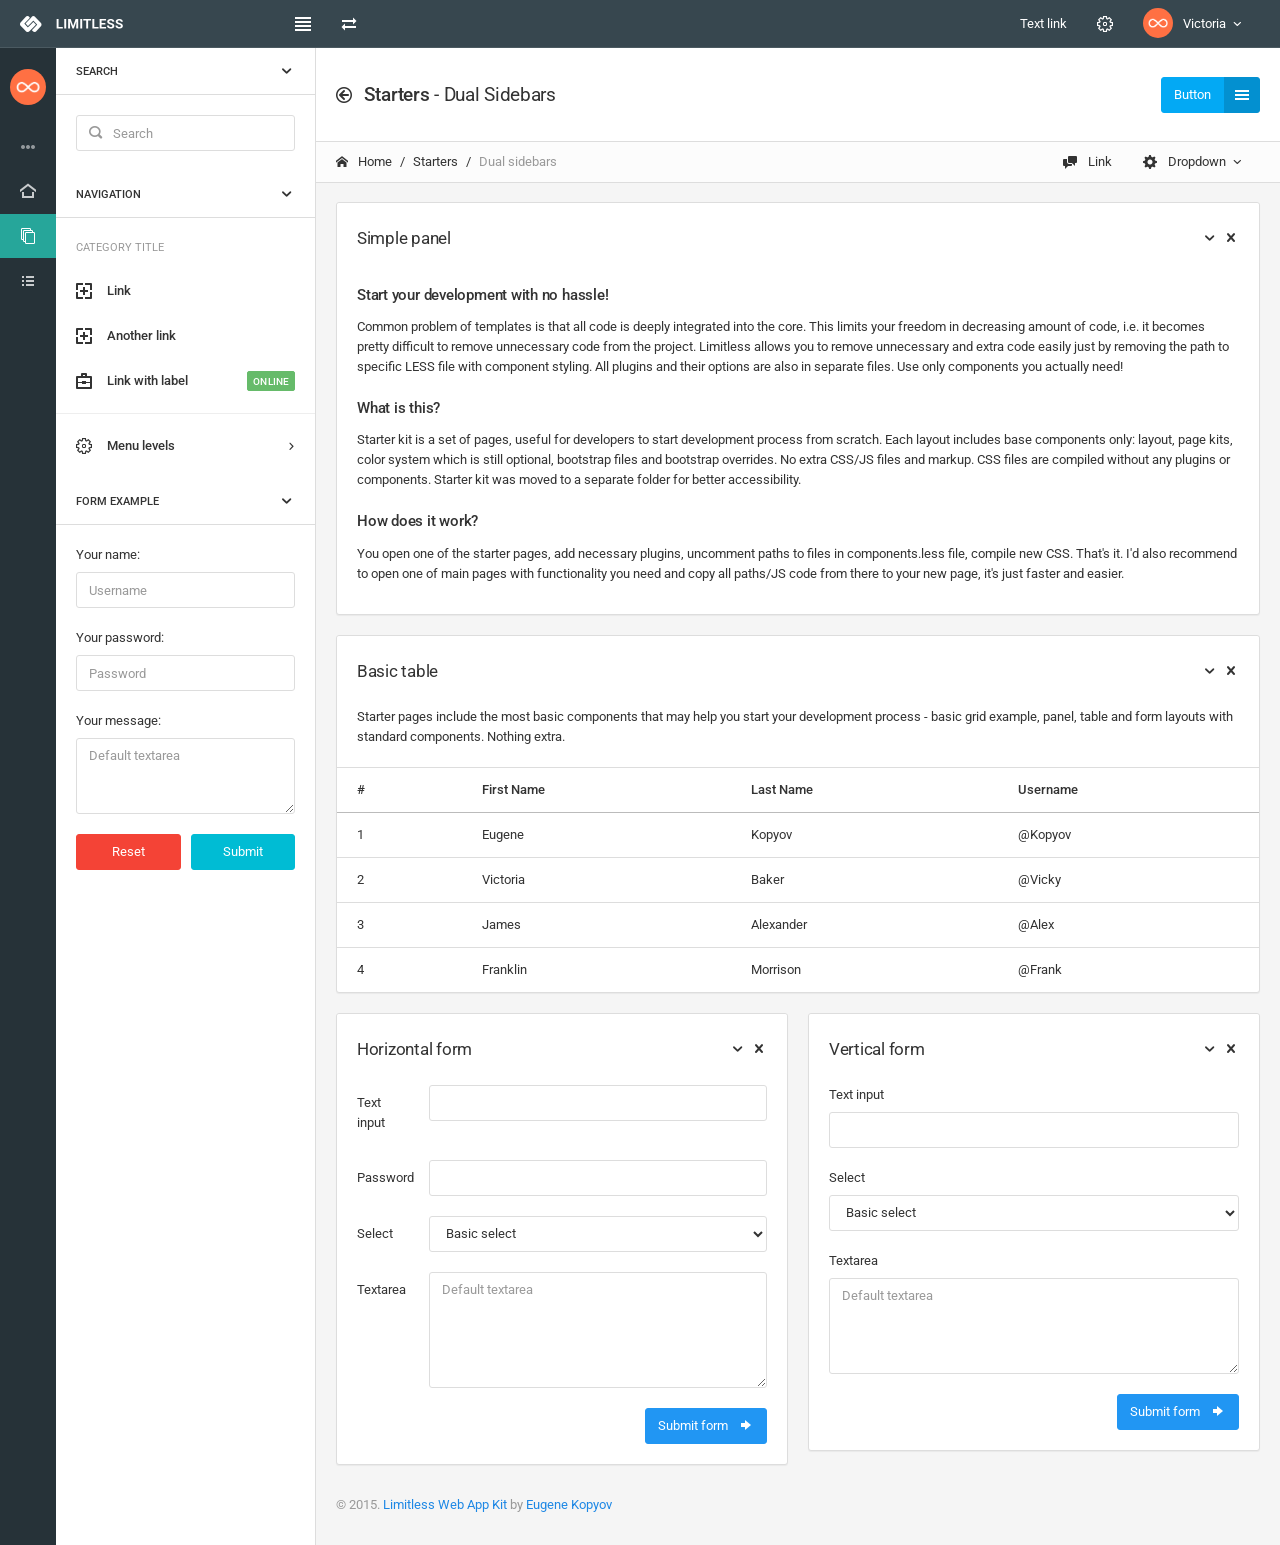
<file: resources/admin/starters/3_col_dual.html>
<!DOCTYPE html>
<html lang="en">
<head>
	<meta charset="utf-8">
	<meta http-equiv="X-UA-Compatible" content="IE=edge">
	<meta name="viewport" content="width=device-width, initial-scale=1">
	<title>Limitless - Responsive Web Application Kit by Eugene Kopyov</title>

	<!-- Global stylesheets -->
	<link href="https://fonts.googleapis.com/css?family=Roboto:400,300,100,500,700,900" rel="stylesheet" type="text/css">
	<link href="assets/css/icons/icomoon/styles.css" rel="stylesheet" type="text/css">
	<link href="assets/css/bootstrap.css" rel="stylesheet" type="text/css">
	<link href="assets/css/core.css" rel="stylesheet" type="text/css">
	<link href="assets/css/components.css" rel="stylesheet" type="text/css">
	<link href="assets/css/colors.css" rel="stylesheet" type="text/css">
	<!-- /global stylesheets -->

	<!-- Core JS files -->
	<script type="text/javascript" src="../assets/js/core/libraries/jquery.min.js"></script>
	<script type="text/javascript" src="../assets/js/core/libraries/bootstrap.min.js"></script>
	<!-- /core JS files -->

	<!-- Theme JS files -->
	<script type="text/javascript" src="../assets/js/core/app.js"></script>
	<!-- /theme JS files -->

</head>

<body class="sidebar-xs">

	<!-- Main navbar -->
	<div class="navbar navbar-inverse">
		<div class="navbar-header">
			<a class="navbar-brand" href="http://demo.interface.club/limitless/layout_1/LTR/default/starters/index.html"><img src="assets/images/logo_light.png" alt=""></a>

			<ul class="nav navbar-nav pull-right visible-xs-block">
				<li><a data-toggle="collapse" data-target="#navbar-mobile"><i class="icon-tree5"></i></a></li>
				<li><a class="sidebar-mobile-main-toggle"><i class="icon-paragraph-justify3"></i></a></li>
				<li><a class="sidebar-mobile-secondary-toggle"><i class="icon-more"></i></a></li>
			</ul>
		</div>

		<div class="navbar-collapse collapse" id="navbar-mobile">
			<ul class="nav navbar-nav">
				<li><a class="sidebar-control sidebar-main-toggle hidden-xs"><i class="icon-paragraph-justify3"></i></a></li>
				<li><a class="sidebar-control sidebar-secondary-hide hidden-xs"><i class="icon-transmission"></i></a></li>
			</ul>

			<ul class="nav navbar-nav navbar-right">
				<li><a href="3_col_dual.html#">Text link</a></li>

				<li>
					<a href="3_col_dual.html#">
						<i class="icon-cog3"></i>
						<span class="visible-xs-inline-block position-right">Icon link</span>
					</a>						
				</li>

				<li class="dropdown dropdown-user">
					<a class="dropdown-toggle" data-toggle="dropdown">
						<img src="assets/images/image.png" alt="">
						<span>Victoria</span>
						<i class="caret"></i>
					</a>

					<ul class="dropdown-menu dropdown-menu-right">
						<li><a href="3_col_dual.html#"><i class="icon-user-plus"></i> My profile</a></li>
						<li><a href="3_col_dual.html#"><i class="icon-coins"></i> My balance</a></li>
						<li><a href="3_col_dual.html#"><span class="badge badge-warning pull-right">58</span> <i class="icon-comment-discussion"></i> Messages</a></li>
						<li class="divider"></li>
						<li><a href="3_col_dual.html#"><i class="icon-cog5"></i> Account settings</a></li>
						<li><a href="3_col_dual.html#"><i class="icon-switch2"></i> Logout</a></li>
					</ul>
				</li>
			</ul>
		</div>
	</div>
	<!-- /main navbar -->


	<!-- Page container -->
	<div class="page-container">

		<!-- Page content -->
		<div class="page-content">

			<!-- Main sidebar -->
			<div class="sidebar sidebar-main">
				<div class="sidebar-content">

					<!-- User menu -->
					<div class="sidebar-user">
						<div class="category-content">
							<div class="media">
								<a href="3_col_dual.html#" class="media-left"><img src="assets/images/image.png" class="img-circle img-sm" alt=""></a>
								<div class="media-body">
									<span class="media-heading text-semibold">Victoria Baker</span>
									<div class="text-size-mini text-muted">
										<i class="icon-pin text-size-small"></i> &nbsp;Santa Ana, CA
									</div>
								</div>

								<div class="media-right media-middle">
									<ul class="icons-list">
										<li>
											<a href="3_col_dual.html#"><i class="icon-cog3"></i></a>
										</li>
									</ul>
								</div>
							</div>
						</div>
					</div>
					<!-- /user menu -->


					<!-- Main navigation -->
					<div class="sidebar-category sidebar-category-visible">
						<div class="category-content no-padding">
							<ul class="navigation navigation-main navigation-accordion">

								<!-- Main -->
								<li class="navigation-header"><span>Main</span> <i class="icon-menu" title="Main pages"></i></li>
								<li><a href="../index.html"><i class="icon-home4"></i> <span>Dashboard</span></a></li>
								<li>
									<a href="3_col_dual.html#"><i class="icon-stack"></i> <span>Starter kit</span></a>
									<ul>
										<li><a href="horizontal_nav.html">Horizontal navigation</a></li>
										<li><a href="1_col.html">1 column</a></li>
										<li><a href="2_col.html">2 columns</a></li>
										<li>
											<a href="3_col_dual.html#">3 columns</a>
											<ul>
												<li class="active"><a href="3_col_dual.html">Dual sidebars</a></li>
												<li><a href="3_col_double.html">Double sidebars</a></li>
											</ul>
										</li>
										<li><a href="4_col.html">4 columns</a></li>
										<li>
											<a href="3_col_dual.html#">Detached layout</a>
											<ul>
												<li><a href="detached_left.html">Left sidebar</a></li>
												<li><a href="detached_right.html">Right sidebar</a></li>
												<li><a href="detached_sticky.html">Sticky sidebar</a></li>
											</ul>
										</li>
										<li><a href="layout_boxed.html">Boxed layout</a></li>
										<li class="navigation-divider"></li>
										<li><a href="layout_navbar_fixed_main.html">Fixed top navbar</a></li>
										<li><a href="layout_navbar_fixed_secondary.html">Fixed secondary navbar</a></li>
										<li><a href="layout_navbar_fixed_both.html">Both navbars fixed</a></li>
										<li><a href="layout_fixed.html">Fixed layout</a></li>
									</ul>
								</li>
								<li><a href="../changelog.html"><i class="icon-list-unordered"></i> <span>Changelog</span></a></li>
								<!-- /main -->

							</ul>
						</div>
					</div>
					<!-- /main navigation -->

				</div>
			</div>
			<!-- /main sidebar -->


			<!-- Secondary sidebar -->
			<div class="sidebar sidebar-secondary sidebar-default">
				<div class="sidebar-content">

					<!-- Sidebar search -->
					<div class="sidebar-category">
						<div class="category-title">
							<span>Search</span>
							<ul class="icons-list">
								<li><a href="3_col_dual.html#" data-action="collapse"></a></li>
							</ul>
						</div>

						<div class="category-content">
							<form action="#">
								<div class="has-feedback has-feedback-left">
									<input type="search" class="form-control" placeholder="Search">
									<div class="form-control-feedback">
										<i class="icon-search4 text-size-base text-muted"></i>
									</div>
								</div>
							</form>
						</div>
					</div>
					<!-- /sidebar search -->


					<!-- Sub navigation -->
					<div class="sidebar-category">
						<div class="category-title">
							<span>Navigation</span>
							<ul class="icons-list">
								<li><a href="3_col_dual.html#" data-action="collapse"></a></li>
							</ul>
						</div>

						<div class="category-content no-padding">
							<ul class="navigation navigation-alt navigation-accordion">
								<li class="navigation-header">Category title</li>
								<li><a href="3_col_dual.html#"><i class="icon-googleplus5"></i> Link</a></li>
								<li><a href="3_col_dual.html#"><i class="icon-googleplus5"></i> Another link</a></li>
								<li><a href="3_col_dual.html#"><i class="icon-portfolio"></i> Link with label <span class="label bg-success-400">Online</span></a></li>
								<li class="navigation-divider"></li>
								<li>
									<a href="3_col_dual.html#"><i class="icon-cog3"></i> Menu levels</a>
									<ul>
										<li><a href="3_col_dual.html#"><i class="icon-IE"></i> Second level</a></li>
										<li>
											<a href="3_col_dual.html#"><i class="icon-firefox"></i> Second level with child</a>
											<ul>
												<li><a href="3_col_dual.html#"><i class="icon-android"></i> Third level</a></li>
												<li>
													<a href="3_col_dual.html#"><i class="icon-apple2"></i> Third level with child</a>
													<ul>
														<li><a href="3_col_dual.html#"><i class="icon-html5"></i> Fourth level</a></li>
														<li><a href="3_col_dual.html#"><i class="icon-css3"></i> Fourth level</a></li>
													</ul>
												</li>
												<li><a href="3_col_dual.html#"><i class="icon-windows"></i> Third level</a></li>
											</ul>
										</li>
										<li><a href="3_col_dual.html#"><i class="icon-chrome"></i> Second level</a></li>
									</ul>
								</li>
							</ul>
						</div>
					</div>
					<!-- /sub navigation -->


					<!-- Form sample -->
					<div class="sidebar-category">
						<div class="category-title">
							<span>Form example</span>
							<ul class="icons-list">
								<li><a href="3_col_dual.html#" data-action="collapse"></a></li>
							</ul>
						</div>

						<form action="#" class="category-content">
							<div class="form-group">
								<label>Your name:</label>
								<input type="text" class="form-control" placeholder="Username">
							</div>

							<div class="form-group">
								<label>Your password:</label>
								<input type="password" class="form-control" placeholder="Password">
							</div>

							<div class="form-group">
								<label>Your message:</label>
								<textarea rows="3" cols="3" class="form-control" placeholder="Default textarea"></textarea>
							</div>

							<div class="row">
								<div class="col-xs-6">
									<button type="reset" class="btn btn-danger btn-block">Reset</button>
								</div>
								<div class="col-xs-6">
									<button type="submit" class="btn btn-info btn-block">Submit</button>
								</div>
							</div>
						</form>
					</div>
					<!-- /form sample -->

				</div>
			</div>
			<!-- /secondary sidebar -->


			<!-- Main content -->
			<div class="content-wrapper">

				<!-- Page header -->
				<div class="page-header page-header-default">
					<div class="page-header-content">
						<div class="page-title">
							<h4><i class="icon-arrow-left52 position-left"></i> <span class="text-semibold">Starters</span> - Dual Sidebars</h4>
						</div>

						<div class="heading-elements">
							<a href="3_col_dual.html#" class="btn btn-labeled btn-labeled-right bg-blue heading-btn">Button <b><i class="icon-menu7"></i></b></a>
						</div>
					</div>

					<div class="breadcrumb-line">
						<ul class="breadcrumb">
							<li><a href="http://demo.interface.club/limitless/layout_1/LTR/default/starters/index.html"><i class="icon-home2 position-left"></i> Home</a></li>
							<li><a href="3_col_dual.html">Starters</a></li>
							<li class="active">Dual sidebars</li>
						</ul>

						<ul class="breadcrumb-elements">
							<li><a href="3_col_dual.html#"><i class="icon-comment-discussion position-left"></i> Link</a></li>
							<li class="dropdown">
								<a href="3_col_dual.html#" class="dropdown-toggle" data-toggle="dropdown">
									<i class="icon-gear position-left"></i>
									Dropdown
									<span class="caret"></span>
								</a>

								<ul class="dropdown-menu dropdown-menu-right">
									<li><a href="3_col_dual.html#"><i class="icon-user-lock"></i> Account security</a></li>
									<li><a href="3_col_dual.html#"><i class="icon-statistics"></i> Analytics</a></li>
									<li><a href="3_col_dual.html#"><i class="icon-accessibility"></i> Accessibility</a></li>
									<li class="divider"></li>
									<li><a href="3_col_dual.html#"><i class="icon-gear"></i> All settings</a></li>
								</ul>
							</li>
						</ul>
					</div>
				</div>
				<!-- /page header -->


				<!-- Content area -->
				<div class="content">

					<!-- Simple panel -->
					<div class="panel panel-flat">
						<div class="panel-heading">
							<h5 class="panel-title">Simple panel</h5>
							<div class="heading-elements">
								<ul class="icons-list">
			                		<li><a data-action="collapse"></a></li>
			                		<li><a data-action="close"></a></li>
			                	</ul>
		                	</div>
						</div>

						<div class="panel-body">
							<h6 class="text-semibold">Start your development with no hassle!</h6>
							<p class="content-group">Common problem of templates is that all code is deeply integrated into the core. This limits your freedom in decreasing amount of code, i.e. it becomes pretty difficult to remove unnecessary code from the project. Limitless allows you to remove unnecessary and extra code easily just by removing the path to specific LESS file with component styling. All plugins and their options are also in separate files. Use only components you actually need!</p>

							<h6 class="text-semibold">What is this?</h6>
							<p class="content-group">Starter kit is a set of pages, useful for developers to start development process from scratch. Each layout includes base components only: layout, page kits, color system which is still optional, bootstrap files and bootstrap overrides. No extra CSS/JS files and markup. CSS files are compiled without any plugins or components. Starter kit was moved to a separate folder for better accessibility.</p>

							<h6 class="text-semibold">How does it work?</h6>
							<p>You open one of the starter pages, add necessary plugins, uncomment paths to files in components.less file, compile new CSS. That's it. I'd also recommend to open one of main pages with functionality you need and copy all paths/JS code from there to your new page, it's just faster and easier.</p>
						</div>
					</div>
					<!-- /simple panel -->


					<!-- Table -->
					<div class="panel panel-flat">
						<div class="panel-heading">
							<h5 class="panel-title">Basic table</h5>
							<div class="heading-elements">
								<ul class="icons-list">
			                		<li><a data-action="collapse"></a></li>
			                		<li><a data-action="close"></a></li>
			                	</ul>
		                	</div>
	                	</div>

	                	<div class="panel-body">
	                		Starter pages include the most basic components that may help you start your development process - basic grid example, panel, table and form layouts with standard components. Nothing extra.
	                	</div>

						<div class="table-responsive">
							<table class="table">
								<thead>
									<tr>
										<th>#</th>
										<th>First Name</th>
										<th>Last Name</th>
										<th>Username</th>
									</tr>
								</thead>
								<tbody>
									<tr>
										<td>1</td>
										<td>Eugene</td>
										<td>Kopyov</td>
										<td>@Kopyov</td>
									</tr>
									<tr>
										<td>2</td>
										<td>Victoria</td>
										<td>Baker</td>
										<td>@Vicky</td>
									</tr>
									<tr>
										<td>3</td>
										<td>James</td>
										<td>Alexander</td>
										<td>@Alex</td>
									</tr>
									<tr>
										<td>4</td>
										<td>Franklin</td>
										<td>Morrison</td>
										<td>@Frank</td>
									</tr>
								</tbody>
							</table>
						</div>
					</div>
					<!-- /table -->


					<!-- Grid -->
					<div class="row">
						<div class="col-md-6">

							<!-- Horizontal form -->
							<div class="panel panel-flat">
								<div class="panel-heading">
									<h5 class="panel-title">Horizontal form</h5>
									<div class="heading-elements">
										<ul class="icons-list">
					                		<li><a data-action="collapse"></a></li>
					                		<li><a data-action="close"></a></li>
					                	</ul>
				                	</div>
			                	</div>

								<div class="panel-body">
									<form class="form-horizontal" action="#">
										<div class="form-group">
											<label class="control-label col-lg-2">Text input</label>
											<div class="col-lg-10">
												<input type="text" class="form-control">
											</div>
										</div>

										<div class="form-group">
											<label class="control-label col-lg-2">Password</label>
											<div class="col-lg-10">
												<input type="password" class="form-control">
											</div>
										</div>

				                        <div class="form-group">
				                        	<label class="control-label col-lg-2">Select</label>
				                        	<div class="col-lg-10">
					                            <select name="select" class="form-control">
					                                <option value="opt1">Basic select</option>
					                                <option value="opt2">Option 2</option>
					                                <option value="opt3">Option 3</option>
					                                <option value="opt4">Option 4</option>
					                                <option value="opt5">Option 5</option>
					                                <option value="opt6">Option 6</option>
					                                <option value="opt7">Option 7</option>
					                                <option value="opt8">Option 8</option>
					                            </select>
				                            </div>
				                        </div>

										<div class="form-group">
											<label class="control-label col-lg-2">Textarea</label>
											<div class="col-lg-10">
												<textarea rows="5" cols="5" class="form-control" placeholder="Default textarea"></textarea>
											</div>
										</div>

										<div class="text-right">
											<button type="submit" class="btn btn-primary">Submit form <i class="icon-arrow-right14 position-right"></i></button>
										</div>
									</form>
								</div>
							</div>
							<!-- /horizotal form -->

						</div>

						<div class="col-md-6">

							<!-- Vertical form -->
							<div class="panel panel-flat">
								<div class="panel-heading">
									<h5 class="panel-title">Vertical form</h5>
									<div class="heading-elements">
										<ul class="icons-list">
					                		<li><a data-action="collapse"></a></li>
					                		<li><a data-action="close"></a></li>
					                	</ul>
				                	</div>
			                	</div>

								<div class="panel-body">
									<form action="#">
										<div class="form-group">
											<label>Text input</label>
											<input type="text" class="form-control">
										</div>

				                        <div class="form-group">
				                        	<label>Select</label>
				                            <select name="select" class="form-control">
				                                <option value="opt1">Basic select</option>
				                                <option value="opt2">Option 2</option>
				                                <option value="opt3">Option 3</option>
				                                <option value="opt4">Option 4</option>
				                                <option value="opt5">Option 5</option>
				                                <option value="opt6">Option 6</option>
				                                <option value="opt7">Option 7</option>
				                                <option value="opt8">Option 8</option>
				                            </select>
				                        </div>

										<div class="form-group">
											<label>Textarea</label>
											<textarea rows="4" cols="4" class="form-control" placeholder="Default textarea"></textarea>
										</div>

										<div class="text-right">
											<button type="submit" class="btn btn-primary">Submit form <i class="icon-arrow-right14 position-right"></i></button>
										</div>
									</form>
								</div>
							</div>
							<!-- /vertical form -->

						</div>
					</div>
					<!-- /grid -->


					<!-- Footer -->
					<div class="footer text-muted">
						&copy; 2015. <a href="3_col_dual.html#">Limitless Web App Kit</a> by <a href="http://themeforest.net/user/Kopyov" target="_blank">Eugene Kopyov</a>
					</div>
					<!-- /footer -->

				</div>
				<!-- /content area -->

			</div>
			<!-- /main content -->

		</div>
		<!-- /page content -->

	</div>
	<!-- /page container -->

</body>
</html>
</file>
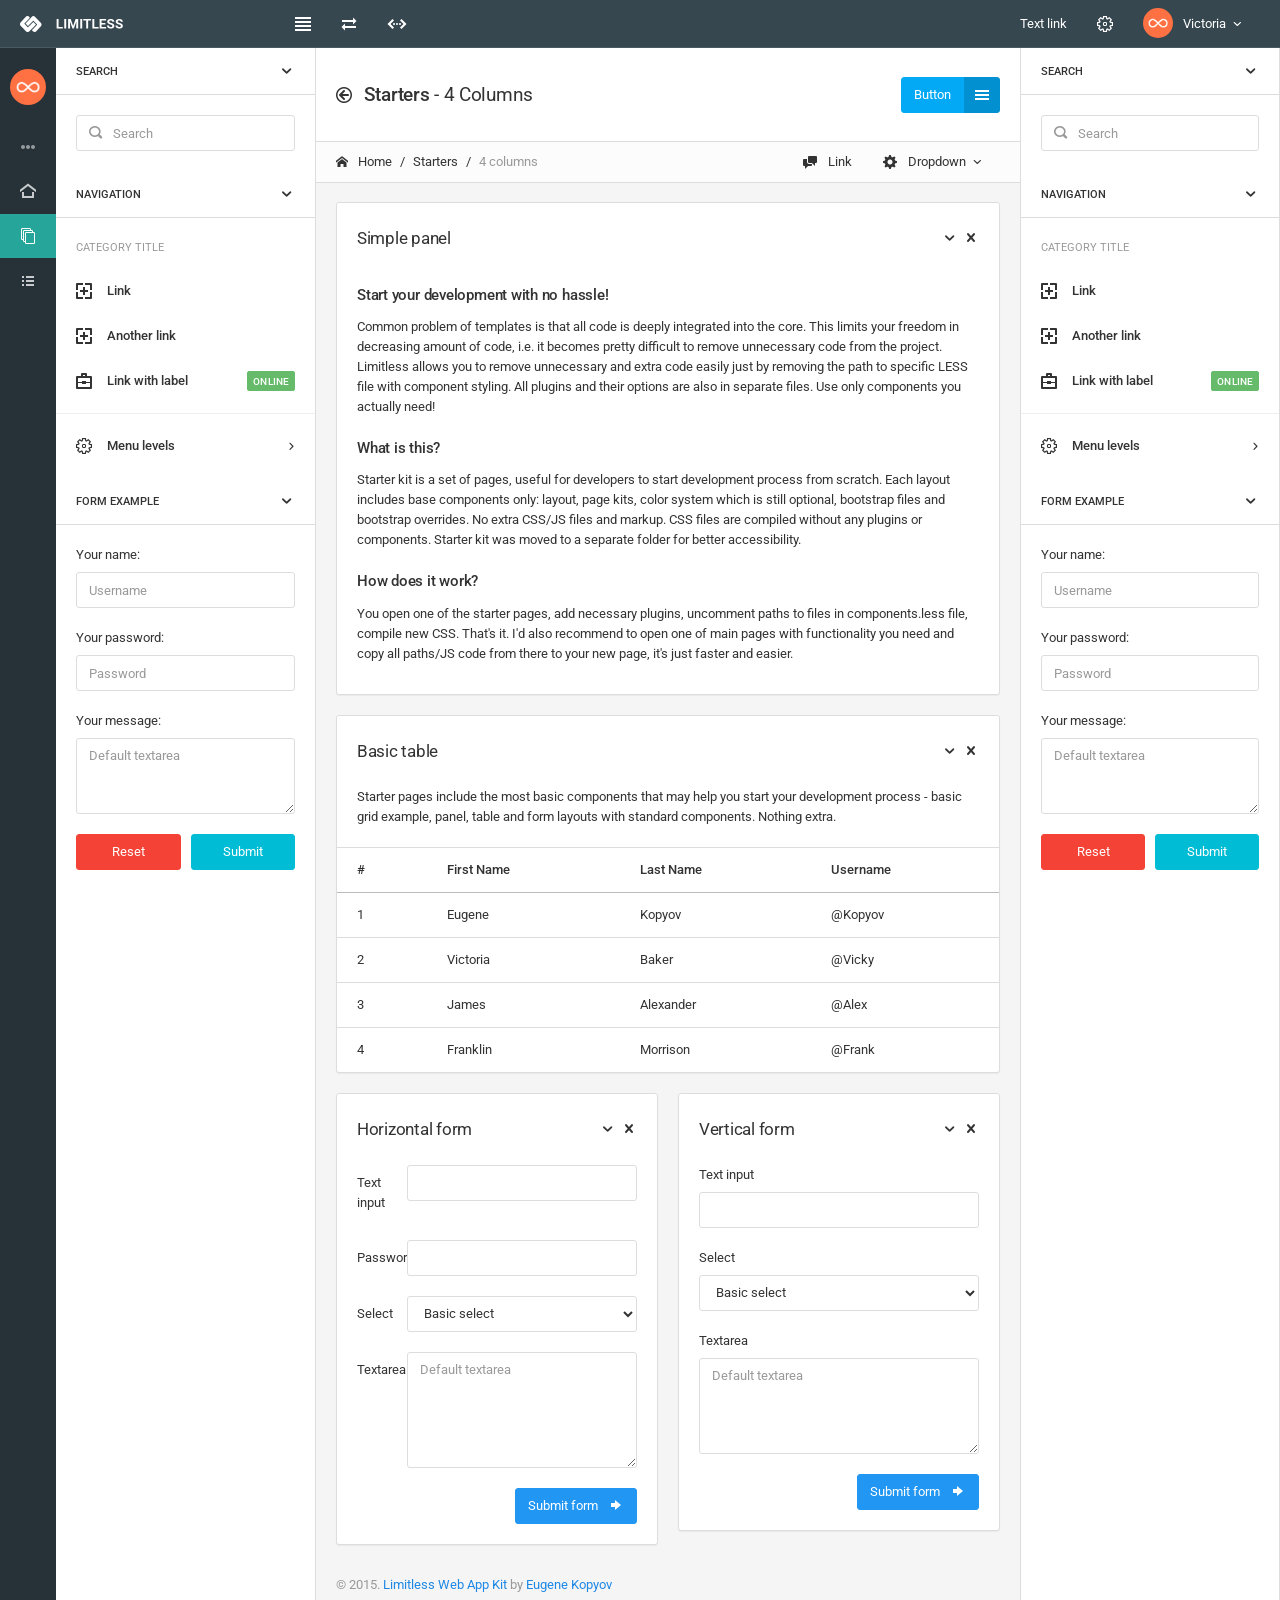
<file: resources/admin/starters/4_col.html>
<!DOCTYPE html>
<html lang="en">
<head>
	<meta charset="utf-8">
	<meta http-equiv="X-UA-Compatible" content="IE=edge">
	<meta name="viewport" content="width=device-width, initial-scale=1">
	<title>Limitless - Responsive Web Application Kit by Eugene Kopyov</title>

	<!-- Global stylesheets -->
	<link href="https://fonts.googleapis.com/css?family=Roboto:400,300,100,500,700,900" rel="stylesheet" type="text/css">
	<link href="assets/css/icons/icomoon/styles.css" rel="stylesheet" type="text/css">
	<link href="assets/css/bootstrap.css" rel="stylesheet" type="text/css">
	<link href="assets/css/core.css" rel="stylesheet" type="text/css">
	<link href="assets/css/components.css" rel="stylesheet" type="text/css">
	<link href="assets/css/colors.css" rel="stylesheet" type="text/css">
	<!-- /global stylesheets -->

	<!-- Core JS files -->
	<script type="text/javascript" src="../assets/js/core/libraries/jquery.min.js"></script>
	<script type="text/javascript" src="../assets/js/core/libraries/bootstrap.min.js"></script>
	<!-- /core JS files -->

	<!-- Theme JS files -->
	<script type="text/javascript" src="../assets/js/core/app.js"></script>
	<!-- /theme JS files -->

</head>

<body class="sidebar-xs sidebar-opposite-visible">

	<!-- Main navbar -->
	<div class="navbar navbar-inverse">
		<div class="navbar-header">
			<a class="navbar-brand" href="http://demo.interface.club/limitless/layout_1/LTR/default/starters/index.html"><img src="assets/images/logo_light.png" alt=""></a>

			<ul class="nav navbar-nav pull-right visible-xs-block">
				<li><a data-toggle="collapse" data-target="#navbar-mobile"><i class="icon-tree5"></i></a></li>
				<li><a class="sidebar-mobile-main-toggle"><i class="icon-paragraph-justify3"></i></a></li>
				<li><a class="sidebar-mobile-secondary-toggle"><i class="icon-more"></i></a></li>
				<li><a class="sidebar-mobile-opposite-toggle"><i class="icon-menu"></i></a></li>
			</ul>
		</div>

		<div class="navbar-collapse collapse" id="navbar-mobile">
			<ul class="nav navbar-nav">
				<li><a class="sidebar-control sidebar-main-toggle hidden-xs"><i class="icon-paragraph-justify3"></i></a></li>
				<li><a class="sidebar-control sidebar-secondary-hide hidden-xs"><i class="icon-transmission"></i></a></li>
				<li><a class="sidebar-control sidebar-opposite-fix hidden-xs"><i class="icon-lan3"></i></a></li>
			</ul>

			<ul class="nav navbar-nav navbar-right">
				<li><a href="4_col.html#">Text link</a></li>

				<li>
					<a href="4_col.html#">
						<i class="icon-cog3"></i>
						<span class="visible-xs-inline-block position-right">Icon link</span>
					</a>						
				</li>

				<li class="dropdown dropdown-user">
					<a class="dropdown-toggle" data-toggle="dropdown">
						<img src="assets/images/image.png" alt="">
						<span>Victoria</span>
						<i class="caret"></i>
					</a>

					<ul class="dropdown-menu dropdown-menu-right">
						<li><a href="4_col.html#"><i class="icon-user-plus"></i> My profile</a></li>
						<li><a href="4_col.html#"><i class="icon-coins"></i> My balance</a></li>
						<li><a href="4_col.html#"><span class="badge badge-warning pull-right">58</span> <i class="icon-comment-discussion"></i> Messages</a></li>
						<li class="divider"></li>
						<li><a href="4_col.html#"><i class="icon-cog5"></i> Account settings</a></li>
						<li><a href="4_col.html#"><i class="icon-switch2"></i> Logout</a></li>
					</ul>
				</li>
			</ul>
		</div>
	</div>
	<!-- /main navbar -->


	<!-- Page container -->
	<div class="page-container">

		<!-- Page content -->
		<div class="page-content">

			<!-- Main sidebar -->
			<div class="sidebar sidebar-main">
				<div class="sidebar-content">

					<!-- User menu -->
					<div class="sidebar-user">
						<div class="category-content">
							<div class="media">
								<a href="4_col.html#" class="media-left"><img src="assets/images/image.png" class="img-circle img-sm" alt=""></a>
								<div class="media-body">
									<span class="media-heading text-semibold">Victoria Baker</span>
									<div class="text-size-mini text-muted">
										<i class="icon-pin text-size-small"></i> &nbsp;Santa Ana, CA
									</div>
								</div>

								<div class="media-right media-middle">
									<ul class="icons-list">
										<li>
											<a href="4_col.html#"><i class="icon-cog3"></i></a>
										</li>
									</ul>
								</div>
							</div>
						</div>
					</div>
					<!-- /user menu -->


					<!-- Main navigation -->
					<div class="sidebar-category sidebar-category-visible">
						<div class="category-content no-padding">
							<ul class="navigation navigation-main navigation-accordion">

								<!-- Main -->
								<li class="navigation-header"><span>Main</span> <i class="icon-menu" title="Main pages"></i></li>
								<li><a href="../index.html"><i class="icon-home4"></i> <span>Dashboard</span></a></li>
								<li>
									<a href="4_col.html#"><i class="icon-stack"></i> <span>Starter kit</span></a>
									<ul>
										<li><a href="horizontal_nav.html">Horizontal navigation</a></li>
										<li><a href="1_col.html">1 column</a></li>
										<li><a href="2_col.html">2 columns</a></li>
										<li>
											<a href="4_col.html#">3 columns</a>
											<ul>
												<li><a href="3_col_dual.html">Dual sidebars</a></li>
												<li><a href="3_col_double.html">Double sidebars</a></li>
											</ul>
										</li>
										<li class="active"><a href="4_col.html">4 columns</a></li>
										<li>
											<a href="4_col.html#">Detached layout</a>
											<ul>
												<li><a href="detached_left.html">Left sidebar</a></li>
												<li><a href="detached_right.html">Right sidebar</a></li>
												<li><a href="detached_sticky.html">Sticky sidebar</a></li>
											</ul>
										</li>
										<li><a href="layout_boxed.html">Boxed layout</a></li>
										<li class="navigation-divider"></li>
										<li><a href="layout_navbar_fixed_main.html">Fixed top navbar</a></li>
										<li><a href="layout_navbar_fixed_secondary.html">Fixed secondary navbar</a></li>
										<li><a href="layout_navbar_fixed_both.html">Both navbars fixed</a></li>
										<li><a href="layout_fixed.html">Fixed layout</a></li>
									</ul>
								</li>
								<li><a href="../changelog.html"><i class="icon-list-unordered"></i> <span>Changelog</span></a></li>
								<!-- /main -->

							</ul>
						</div>
					</div>
					<!-- /main navigation -->

				</div>
			</div>
			<!-- /main sidebar -->


			<!-- Secondary sidebar -->
			<div class="sidebar sidebar-secondary sidebar-default">
				<div class="sidebar-content">

					<!-- Sidebar search -->
					<div class="sidebar-category">
						<div class="category-title">
							<span>Search</span>
							<ul class="icons-list">
								<li><a href="4_col.html#" data-action="collapse"></a></li>
							</ul>
						</div>

						<div class="category-content">
							<form action="#">
								<div class="has-feedback has-feedback-left">
									<input type="search" class="form-control" placeholder="Search">
									<div class="form-control-feedback">
										<i class="icon-search4 text-size-base text-muted"></i>
									</div>
								</div>
							</form>
						</div>
					</div>
					<!-- /sidebar search -->


					<!-- Sub navigation -->
					<div class="sidebar-category">
						<div class="category-title">
							<span>Navigation</span>
							<ul class="icons-list">
								<li><a href="4_col.html#" data-action="collapse"></a></li>
							</ul>
						</div>

						<div class="category-content no-padding">
							<ul class="navigation navigation-alt navigation-accordion">
								<li class="navigation-header">Category title</li>
								<li><a href="4_col.html#"><i class="icon-googleplus5"></i> Link</a></li>
								<li><a href="4_col.html#"><i class="icon-googleplus5"></i> Another link</a></li>
								<li><a href="4_col.html#"><i class="icon-portfolio"></i> Link with label <span class="label bg-success-400">Online</span></a></li>
								<li class="navigation-divider"></li>
								<li>
									<a href="4_col.html#"><i class="icon-cog3"></i> Menu levels</a>
									<ul>
										<li><a href="4_col.html#"><i class="icon-IE"></i> Second level</a></li>
										<li>
											<a href="4_col.html#"><i class="icon-firefox"></i> Second level with child</a>
											<ul>
												<li><a href="4_col.html#"><i class="icon-android"></i> Third level</a></li>
												<li>
													<a href="4_col.html#"><i class="icon-apple2"></i> Third level with child</a>
													<ul>
														<li><a href="4_col.html#"><i class="icon-html5"></i> Fourth level</a></li>
														<li><a href="4_col.html#"><i class="icon-css3"></i> Fourth level</a></li>
													</ul>
												</li>
												<li><a href="4_col.html#"><i class="icon-windows"></i> Third level</a></li>
											</ul>
										</li>
										<li><a href="4_col.html#"><i class="icon-chrome"></i> Second level</a></li>
									</ul>
								</li>
							</ul>
						</div>
					</div>
					<!-- /sub navigation -->


					<!-- Form sample -->
					<div class="sidebar-category">
						<div class="category-title">
							<span>Form example</span>
							<ul class="icons-list">
								<li><a href="4_col.html#" data-action="collapse"></a></li>
							</ul>
						</div>

						<form action="#" class="category-content">
							<div class="form-group">
								<label>Your name:</label>
								<input type="text" class="form-control" placeholder="Username">
							</div>

							<div class="form-group">
								<label>Your password:</label>
								<input type="password" class="form-control" placeholder="Password">
							</div>

							<div class="form-group">
								<label>Your message:</label>
								<textarea rows="3" cols="3" class="form-control" placeholder="Default textarea"></textarea>
							</div>

							<div class="row">
								<div class="col-xs-6">
									<button type="reset" class="btn btn-danger btn-block">Reset</button>
								</div>
								<div class="col-xs-6">
									<button type="submit" class="btn btn-info btn-block">Submit</button>
								</div>
							</div>
						</form>
					</div>
					<!-- /form sample -->

				</div>
			</div>
			<!-- /secondary sidebar -->


			<!-- Main content -->
			<div class="content-wrapper">

				<!-- Page header -->
				<div class="page-header page-header-default">
					<div class="page-header-content">
						<div class="page-title">
							<h4><i class="icon-arrow-left52 position-left"></i> <span class="text-semibold">Starters</span> - 4 Columns</h4>
						</div>

						<div class="heading-elements">
							<a href="4_col.html#" class="btn btn-labeled btn-labeled-right bg-blue heading-btn">Button <b><i class="icon-menu7"></i></b></a>
						</div>
					</div>

					<div class="breadcrumb-line">
						<ul class="breadcrumb">
							<li><a href="http://demo.interface.club/limitless/layout_1/LTR/default/starters/index.html"><i class="icon-home2 position-left"></i> Home</a></li>
							<li><a href="4_col.html">Starters</a></li>
							<li class="active">4 columns</li>
						</ul>

						<ul class="breadcrumb-elements">
							<li><a href="4_col.html#"><i class="icon-comment-discussion position-left"></i> Link</a></li>
							<li class="dropdown">
								<a href="4_col.html#" class="dropdown-toggle" data-toggle="dropdown">
									<i class="icon-gear position-left"></i>
									Dropdown
									<span class="caret"></span>
								</a>

								<ul class="dropdown-menu dropdown-menu-right">
									<li><a href="4_col.html#"><i class="icon-user-lock"></i> Account security</a></li>
									<li><a href="4_col.html#"><i class="icon-statistics"></i> Analytics</a></li>
									<li><a href="4_col.html#"><i class="icon-accessibility"></i> Accessibility</a></li>
									<li class="divider"></li>
									<li><a href="4_col.html#"><i class="icon-gear"></i> All settings</a></li>
								</ul>
							</li>
						</ul>
					</div>
				</div>
				<!-- /page header -->


				<!-- Content area -->
				<div class="content">

					<!-- Simple panel -->
					<div class="panel panel-flat">
						<div class="panel-heading">
							<h5 class="panel-title">Simple panel</h5>
							<div class="heading-elements">
								<ul class="icons-list">
			                		<li><a data-action="collapse"></a></li>
			                		<li><a data-action="close"></a></li>
			                	</ul>
		                	</div>
						</div>

						<div class="panel-body">
							<h6 class="text-semibold">Start your development with no hassle!</h6>
							<p class="content-group">Common problem of templates is that all code is deeply integrated into the core. This limits your freedom in decreasing amount of code, i.e. it becomes pretty difficult to remove unnecessary code from the project. Limitless allows you to remove unnecessary and extra code easily just by removing the path to specific LESS file with component styling. All plugins and their options are also in separate files. Use only components you actually need!</p>

							<h6 class="text-semibold">What is this?</h6>
							<p class="content-group">Starter kit is a set of pages, useful for developers to start development process from scratch. Each layout includes base components only: layout, page kits, color system which is still optional, bootstrap files and bootstrap overrides. No extra CSS/JS files and markup. CSS files are compiled without any plugins or components. Starter kit was moved to a separate folder for better accessibility.</p>

							<h6 class="text-semibold">How does it work?</h6>
							<p>You open one of the starter pages, add necessary plugins, uncomment paths to files in components.less file, compile new CSS. That's it. I'd also recommend to open one of main pages with functionality you need and copy all paths/JS code from there to your new page, it's just faster and easier.</p>
						</div>
					</div>
					<!-- /simple panel -->


					<!-- Table -->
					<div class="panel panel-flat">
						<div class="panel-heading">
							<h5 class="panel-title">Basic table</h5>
							<div class="heading-elements">
								<ul class="icons-list">
			                		<li><a data-action="collapse"></a></li>
			                		<li><a data-action="close"></a></li>
			                	</ul>
		                	</div>
	                	</div>

	                	<div class="panel-body">
	                		Starter pages include the most basic components that may help you start your development process - basic grid example, panel, table and form layouts with standard components. Nothing extra.
	                	</div>

						<div class="table-responsive">
							<table class="table">
								<thead>
									<tr>
										<th>#</th>
										<th>First Name</th>
										<th>Last Name</th>
										<th>Username</th>
									</tr>
								</thead>
								<tbody>
									<tr>
										<td>1</td>
										<td>Eugene</td>
										<td>Kopyov</td>
										<td>@Kopyov</td>
									</tr>
									<tr>
										<td>2</td>
										<td>Victoria</td>
										<td>Baker</td>
										<td>@Vicky</td>
									</tr>
									<tr>
										<td>3</td>
										<td>James</td>
										<td>Alexander</td>
										<td>@Alex</td>
									</tr>
									<tr>
										<td>4</td>
										<td>Franklin</td>
										<td>Morrison</td>
										<td>@Frank</td>
									</tr>
								</tbody>
							</table>
						</div>
					</div>
					<!-- /table -->


					<!-- Grid -->
					<div class="row">
						<div class="col-md-6">

							<!-- Horizontal form -->
							<div class="panel panel-flat">
								<div class="panel-heading">
									<h5 class="panel-title">Horizontal form</h5>
									<div class="heading-elements">
										<ul class="icons-list">
					                		<li><a data-action="collapse"></a></li>
					                		<li><a data-action="close"></a></li>
					                	</ul>
				                	</div>
			                	</div>

								<div class="panel-body">
									<form class="form-horizontal" action="#">
										<div class="form-group">
											<label class="control-label col-lg-2">Text input</label>
											<div class="col-lg-10">
												<input type="text" class="form-control">
											</div>
										</div>

										<div class="form-group">
											<label class="control-label col-lg-2">Password</label>
											<div class="col-lg-10">
												<input type="password" class="form-control">
											</div>
										</div>

				                        <div class="form-group">
				                        	<label class="control-label col-lg-2">Select</label>
				                        	<div class="col-lg-10">
					                            <select name="select" class="form-control">
					                                <option value="opt1">Basic select</option>
					                                <option value="opt2">Option 2</option>
					                                <option value="opt3">Option 3</option>
					                                <option value="opt4">Option 4</option>
					                                <option value="opt5">Option 5</option>
					                                <option value="opt6">Option 6</option>
					                                <option value="opt7">Option 7</option>
					                                <option value="opt8">Option 8</option>
					                            </select>
				                            </div>
				                        </div>

										<div class="form-group">
											<label class="control-label col-lg-2">Textarea</label>
											<div class="col-lg-10">
												<textarea rows="5" cols="5" class="form-control" placeholder="Default textarea"></textarea>
											</div>
										</div>

										<div class="text-right">
											<button type="submit" class="btn btn-primary">Submit form <i class="icon-arrow-right14 position-right"></i></button>
										</div>
									</form>
								</div>
							</div>
							<!-- /horizotal form -->

						</div>

						<div class="col-md-6">

							<!-- Vertical form -->
							<div class="panel panel-flat">
								<div class="panel-heading">
									<h5 class="panel-title">Vertical form</h5>
									<div class="heading-elements">
										<ul class="icons-list">
					                		<li><a data-action="collapse"></a></li>
					                		<li><a data-action="close"></a></li>
					                	</ul>
				                	</div>
			                	</div>

								<div class="panel-body">
									<form action="#">
										<div class="form-group">
											<label>Text input</label>
											<input type="text" class="form-control">
										</div>

				                        <div class="form-group">
				                        	<label>Select</label>
				                            <select name="select" class="form-control">
				                                <option value="opt1">Basic select</option>
				                                <option value="opt2">Option 2</option>
				                                <option value="opt3">Option 3</option>
				                                <option value="opt4">Option 4</option>
				                                <option value="opt5">Option 5</option>
				                                <option value="opt6">Option 6</option>
				                                <option value="opt7">Option 7</option>
				                                <option value="opt8">Option 8</option>
				                            </select>
				                        </div>

										<div class="form-group">
											<label>Textarea</label>
											<textarea rows="4" cols="4" class="form-control" placeholder="Default textarea"></textarea>
										</div>

										<div class="text-right">
											<button type="submit" class="btn btn-primary">Submit form <i class="icon-arrow-right14 position-right"></i></button>
										</div>
									</form>
								</div>
							</div>
							<!-- /vertical form -->

						</div>
					</div>
					<!-- /grid -->


					<!-- Footer -->
					<div class="footer text-muted">
						&copy; 2015. <a href="4_col.html#">Limitless Web App Kit</a> by <a href="http://themeforest.net/user/Kopyov" target="_blank">Eugene Kopyov</a>
					</div>
					<!-- /footer -->

				</div>
				<!-- /content area -->

			</div>
			<!-- /main content -->


			<!-- Opposite sidebar -->
			<div class="sidebar sidebar-opposite sidebar-default">
				<div class="sidebar-content">

					<!-- Sidebar search -->
					<div class="sidebar-category">
						<div class="category-title">
							<span>Search</span>
							<ul class="icons-list">
								<li><a href="4_col.html#" data-action="collapse"></a></li>
							</ul>
						</div>

						<div class="category-content">
							<form action="#">
								<div class="has-feedback has-feedback-left">
									<input type="search" class="form-control" placeholder="Search">
									<div class="form-control-feedback">
										<i class="icon-search4 text-size-base text-muted"></i>
									</div>
								</div>
							</form>
						</div>
					</div>
					<!-- /sidebar search -->


					<!-- Sub navigation -->
					<div class="sidebar-category">
						<div class="category-title">
							<span>Navigation</span>
							<ul class="icons-list">
								<li><a href="4_col.html#" data-action="collapse"></a></li>
							</ul>
						</div>

						<div class="category-content no-padding">
							<ul class="navigation navigation-alt navigation-accordion">
								<li class="navigation-header">Category title</li>
								<li><a href="4_col.html#"><i class="icon-googleplus5"></i> Link</a></li>
								<li><a href="4_col.html#"><i class="icon-googleplus5"></i> Another link</a></li>
								<li><a href="4_col.html#"><i class="icon-portfolio"></i> Link with label <span class="label bg-success-400">Online</span></a></li>
								<li class="navigation-divider"></li>
								<li>
									<a href="4_col.html#"><i class="icon-cog3"></i> Menu levels</a>
									<ul>
										<li><a href="4_col.html#"><i class="icon-IE"></i> Second level</a></li>
										<li>
											<a href="4_col.html#"><i class="icon-firefox"></i> Second level with child</a>
											<ul>
												<li><a href="4_col.html#"><i class="icon-android"></i> Third level</a></li>
												<li>
													<a href="4_col.html#"><i class="icon-apple2"></i> Third level with child</a>
													<ul>
														<li><a href="4_col.html#"><i class="icon-html5"></i> Fourth level</a></li>
														<li><a href="4_col.html#"><i class="icon-css3"></i> Fourth level</a></li>
													</ul>
												</li>
												<li><a href="4_col.html#"><i class="icon-windows"></i> Third level</a></li>
											</ul>
										</li>
										<li><a href="4_col.html#"><i class="icon-chrome"></i> Second level</a></li>
									</ul>
								</li>
							</ul>
						</div>
					</div>
					<!-- /sub navigation -->


					<!-- Form sample -->
					<div class="sidebar-category">
						<div class="category-title">
							<span>Form example</span>
							<ul class="icons-list">
								<li><a href="4_col.html#" data-action="collapse"></a></li>
							</ul>
						</div>

						<form action="#" class="category-content">
							<div class="form-group">
								<label>Your name:</label>
								<input type="text" class="form-control" placeholder="Username">
							</div>

							<div class="form-group">
								<label>Your password:</label>
								<input type="password" class="form-control" placeholder="Password">
							</div>

							<div class="form-group">
								<label>Your message:</label>
								<textarea rows="3" cols="3" class="form-control" placeholder="Default textarea"></textarea>
							</div>

							<div class="row">
								<div class="col-xs-6">
									<button type="reset" class="btn btn-danger btn-block">Reset</button>
								</div>
								<div class="col-xs-6">
									<button type="submit" class="btn btn-info btn-block">Submit</button>
								</div>
							</div>
						</form>
					</div>
					<!-- /form sample -->

				</div>
			</div>
			<!-- /opposite sidebar -->

		</div>
		<!-- /page content -->

	</div>
	<!-- /page container -->

</body>
</html>
</file>
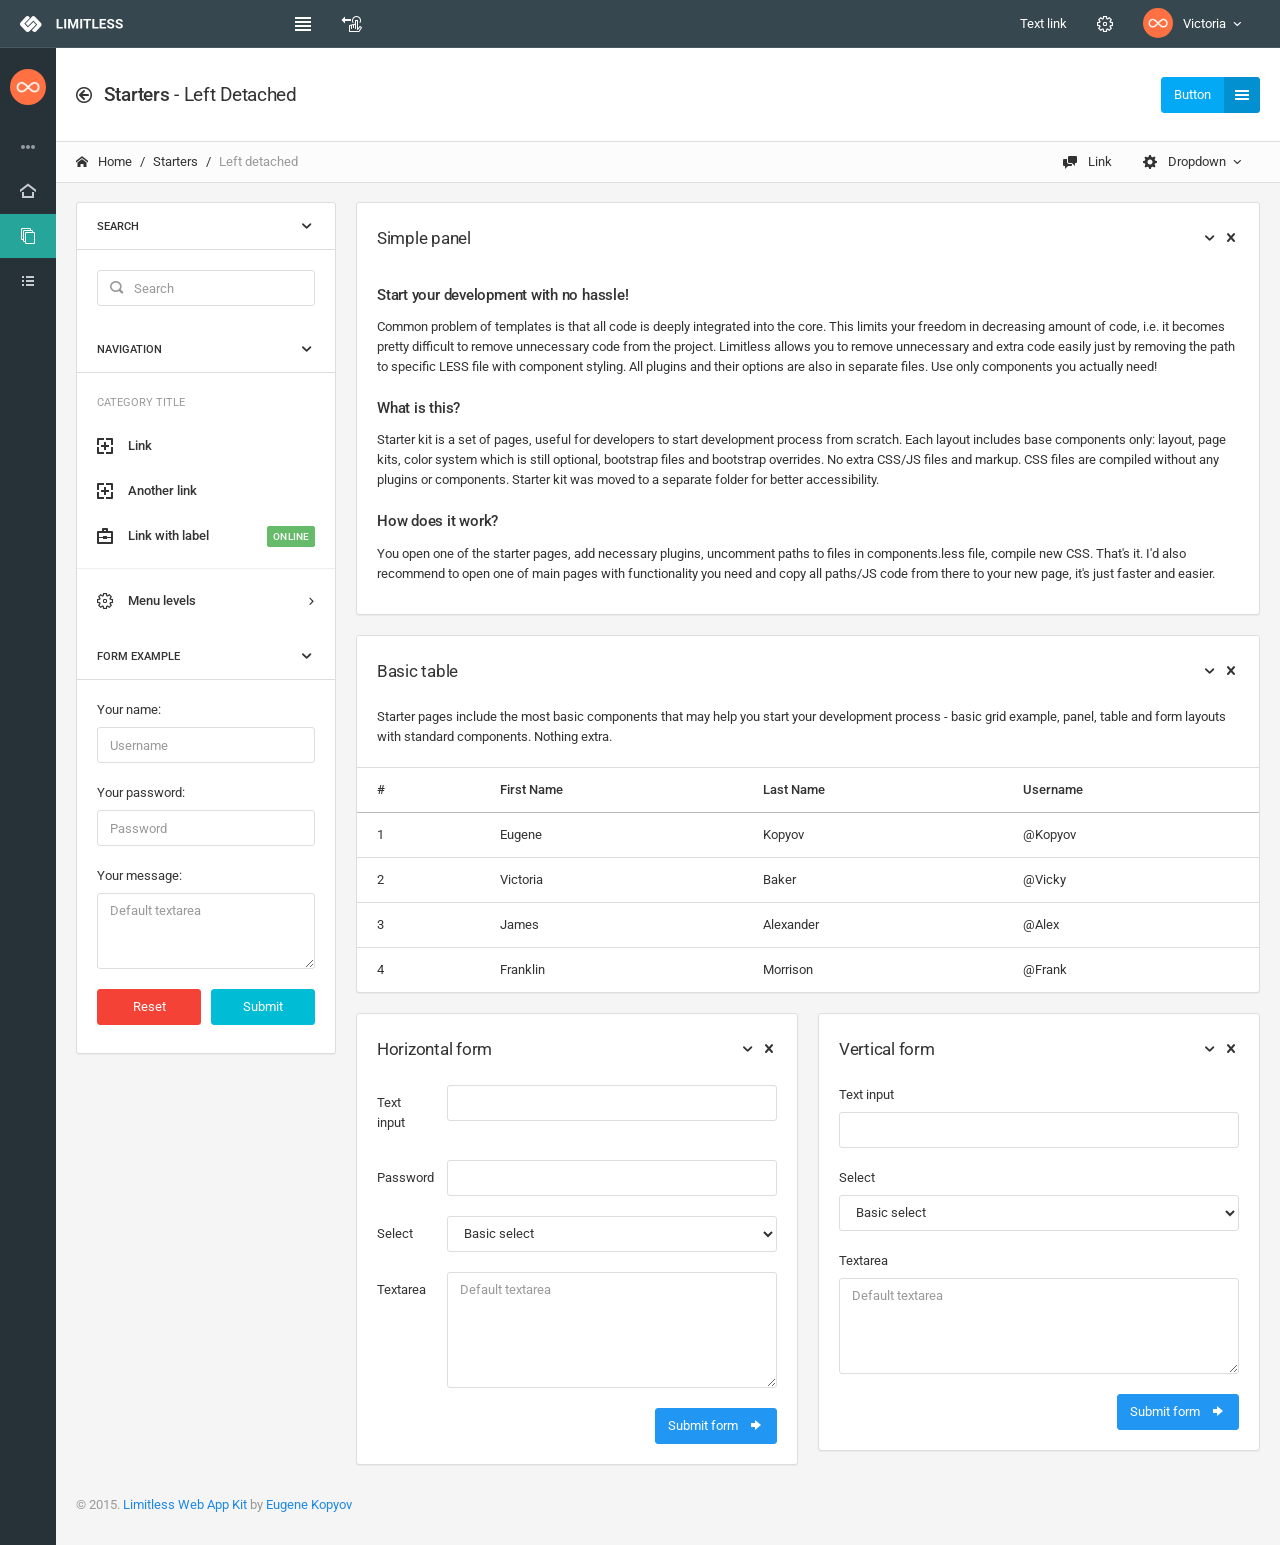
<file: resources/admin/starters/detached_left.html>
<!DOCTYPE html>
<html lang="en">
<head>
	<meta charset="utf-8">
	<meta http-equiv="X-UA-Compatible" content="IE=edge">
	<meta name="viewport" content="width=device-width, initial-scale=1">
	<title>Limitless - Responsive Web Application Kit by Eugene Kopyov</title>

	<!-- Global stylesheets -->
	<link href="https://fonts.googleapis.com/css?family=Roboto:400,300,100,500,700,900" rel="stylesheet" type="text/css">
	<link href="assets/css/icons/icomoon/styles.css" rel="stylesheet" type="text/css">
	<link href="assets/css/bootstrap.css" rel="stylesheet" type="text/css">
	<link href="assets/css/core.css" rel="stylesheet" type="text/css">
	<link href="assets/css/components.css" rel="stylesheet" type="text/css">
	<link href="assets/css/colors.css" rel="stylesheet" type="text/css">
	<!-- /global stylesheets -->

	<!-- Core JS files -->
	<script type="text/javascript" src="../assets/js/core/libraries/jquery.min.js"></script>
	<script type="text/javascript" src="../assets/js/core/libraries/bootstrap.min.js"></script>
	<!-- /core JS files -->

	<!-- Theme JS files -->
	<script type="text/javascript" src="../assets/js/core/app.js"></script>
	<!-- /theme JS files -->

</head>

<body class="sidebar-xs has-detached-left">

	<!-- Main navbar -->
	<div class="navbar navbar-inverse">
		<div class="navbar-header">
			<a class="navbar-brand" href="http://demo.interface.club/limitless/layout_1/LTR/default/starters/index.html"><img src="assets/images/logo_light.png" alt=""></a>

			<ul class="nav navbar-nav pull-right visible-xs-block">
				<li><a data-toggle="collapse" data-target="#navbar-mobile"><i class="icon-tree5"></i></a></li>
				<li><a class="sidebar-mobile-main-toggle"><i class="icon-paragraph-justify3"></i></a></li>
				<li><a class="sidebar-mobile-detached-toggle"><i class="icon-grid7"></i></a></li>
			</ul>
		</div>

		<div class="navbar-collapse collapse" id="navbar-mobile">
			<ul class="nav navbar-nav">
				<li><a class="sidebar-control sidebar-main-toggle hidden-xs"><i class="icon-paragraph-justify3"></i></a></li>
				<li><a class="sidebar-control sidebar-detached-hide hidden-xs"><i class="icon-drag-left"></i></a></li>
			</ul>

			<ul class="nav navbar-nav navbar-right">
				<li><a href="detached_left.html#">Text link</a></li>

				<li>
					<a href="detached_left.html#">
						<i class="icon-cog3"></i>
						<span class="visible-xs-inline-block position-right">Icon link</span>
					</a>						
				</li>

				<li class="dropdown dropdown-user">
					<a class="dropdown-toggle" data-toggle="dropdown">
						<img src="assets/images/image.png" alt="">
						<span>Victoria</span>
						<i class="caret"></i>
					</a>

					<ul class="dropdown-menu dropdown-menu-right">
						<li><a href="detached_left.html#"><i class="icon-user-plus"></i> My profile</a></li>
						<li><a href="detached_left.html#"><i class="icon-coins"></i> My balance</a></li>
						<li><a href="detached_left.html#"><span class="badge badge-warning pull-right">58</span> <i class="icon-comment-discussion"></i> Messages</a></li>
						<li class="divider"></li>
						<li><a href="detached_left.html#"><i class="icon-cog5"></i> Account settings</a></li>
						<li><a href="detached_left.html#"><i class="icon-switch2"></i> Logout</a></li>
					</ul>
				</li>
			</ul>
		</div>
	</div>
	<!-- /main navbar -->


	<!-- Page container -->
	<div class="page-container">

		<!-- Page content -->
		<div class="page-content">

			<!-- Main sidebar -->
			<div class="sidebar sidebar-main">
				<div class="sidebar-content">

					<!-- User menu -->
					<div class="sidebar-user">
						<div class="category-content">
							<div class="media">
								<a href="detached_left.html#" class="media-left"><img src="assets/images/image.png" class="img-circle img-sm" alt=""></a>
								<div class="media-body">
									<span class="media-heading text-semibold">Victoria Baker</span>
									<div class="text-size-mini text-muted">
										<i class="icon-pin text-size-small"></i> &nbsp;Santa Ana, CA
									</div>
								</div>

								<div class="media-right media-middle">
									<ul class="icons-list">
										<li>
											<a href="detached_left.html#"><i class="icon-cog3"></i></a>
										</li>
									</ul>
								</div>
							</div>
						</div>
					</div>
					<!-- /user menu -->


					<!-- Main navigation -->
					<div class="sidebar-category sidebar-category-visible">
						<div class="category-content no-padding">
							<ul class="navigation navigation-main navigation-accordion">

								<!-- Main -->
								<li class="navigation-header"><span>Main</span> <i class="icon-menu" title="Main pages"></i></li>
								<li><a href="../index.html"><i class="icon-home4"></i> <span>Dashboard</span></a></li>
								<li>
									<a href="detached_left.html#"><i class="icon-stack"></i> <span>Starter kit</span></a>
									<ul>
										<li><a href="horizontal_nav.html">Horizontal navigation</a></li>
										<li><a href="1_col.html">1 column</a></li>
										<li><a href="2_col.html">2 columns</a></li>
										<li>
											<a href="detached_left.html#">3 columns</a>
											<ul>
												<li><a href="3_col_dual.html">Dual sidebars</a></li>
												<li><a href="3_col_double.html">Double sidebars</a></li>
											</ul>
										</li>
										<li><a href="4_col.html">4 columns</a></li>
										<li>
											<a href="detached_left.html#">Detached layout</a>
											<ul>
												<li class="active"><a href="detached_left.html">Left sidebar</a></li>
												<li><a href="detached_right.html">Right sidebar</a></li>
												<li><a href="detached_sticky.html">Sticky sidebar</a></li>
											</ul>
										</li>
										<li><a href="layout_boxed.html">Boxed layout</a></li>
										<li class="navigation-divider"></li>
										<li><a href="layout_navbar_fixed_main.html">Fixed top navbar</a></li>
										<li><a href="layout_navbar_fixed_secondary.html">Fixed secondary navbar</a></li>
										<li><a href="layout_navbar_fixed_both.html">Both navbars fixed</a></li>
										<li><a href="layout_fixed.html">Fixed layout</a></li>
									</ul>
								</li>
								<li><a href="../changelog.html"><i class="icon-list-unordered"></i> <span>Changelog</span></a></li>
								<!-- /main -->

							</ul>
						</div>
					</div>
					<!-- /main navigation -->

				</div>
			</div>
			<!-- /main sidebar -->


			<!-- Main content -->
			<div class="content-wrapper">

				<!-- Page header -->
				<div class="page-header page-header-default">
					<div class="page-header-content">
						<div class="page-title">
							<h4><i class="icon-arrow-left52 position-left"></i> <span class="text-semibold">Starters</span> - Left Detached</h4>
						</div>

						<div class="heading-elements">
							<a href="detached_left.html#" class="btn btn-labeled btn-labeled-right bg-blue heading-btn">Button <b><i class="icon-menu7"></i></b></a>
						</div>
					</div>

					<div class="breadcrumb-line">
						<ul class="breadcrumb">
							<li><a href="http://demo.interface.club/limitless/layout_1/LTR/default/starters/index.html"><i class="icon-home2 position-left"></i> Home</a></li>
							<li><a href="detached_left.html">Starters</a></li>
							<li class="active">Left detached</li>
						</ul>

						<ul class="breadcrumb-elements">
							<li><a href="detached_left.html#"><i class="icon-comment-discussion position-left"></i> Link</a></li>
							<li class="dropdown">
								<a href="detached_left.html#" class="dropdown-toggle" data-toggle="dropdown">
									<i class="icon-gear position-left"></i>
									Dropdown
									<span class="caret"></span>
								</a>

								<ul class="dropdown-menu dropdown-menu-right">
									<li><a href="detached_left.html#"><i class="icon-user-lock"></i> Account security</a></li>
									<li><a href="detached_left.html#"><i class="icon-statistics"></i> Analytics</a></li>
									<li><a href="detached_left.html#"><i class="icon-accessibility"></i> Accessibility</a></li>
									<li class="divider"></li>
									<li><a href="detached_left.html#"><i class="icon-gear"></i> All settings</a></li>
								</ul>
							</li>
						</ul>
					</div>
				</div>
				<!-- /page header -->


				<!-- Content area -->
				<div class="content">

					<!-- Detached sidebar -->
					<div class="sidebar-detached">
						<div class="sidebar sidebar-default">
							<div class="sidebar-content">

								<!-- Sidebar search -->
								<div class="sidebar-category">
									<div class="category-title">
										<span>Search</span>
										<ul class="icons-list">
											<li><a href="detached_left.html#" data-action="collapse"></a></li>
										</ul>
									</div>

									<div class="category-content">
										<form action="#">
											<div class="has-feedback has-feedback-left">
												<input type="search" class="form-control" placeholder="Search">
												<div class="form-control-feedback">
													<i class="icon-search4 text-size-base text-muted"></i>
												</div>
											</div>
										</form>
									</div>
								</div>
								<!-- /sidebar search -->


								<!-- Sub navigation -->
								<div class="sidebar-category">
									<div class="category-title">
										<span>Navigation</span>
										<ul class="icons-list">
											<li><a href="detached_left.html#" data-action="collapse"></a></li>
										</ul>
									</div>

									<div class="category-content no-padding">
										<ul class="navigation navigation-alt navigation-accordion">
											<li class="navigation-header">Category title</li>
											<li><a href="detached_left.html#"><i class="icon-googleplus5"></i> Link</a></li>
											<li><a href="detached_left.html#"><i class="icon-googleplus5"></i> Another link</a></li>
											<li><a href="detached_left.html#"><i class="icon-portfolio"></i> Link with label <span class="label bg-success-400">Online</span></a></li>
											<li class="navigation-divider"></li>
											<li>
												<a href="detached_left.html#"><i class="icon-cog3"></i> Menu levels</a>
												<ul>
													<li><a href="detached_left.html#"><i class="icon-IE"></i> Second level</a></li>
													<li>
														<a href="detached_left.html#"><i class="icon-firefox"></i> Second level with child</a>
														<ul>
															<li><a href="detached_left.html#"><i class="icon-android"></i> Third level</a></li>
															<li>
																<a href="detached_left.html#"><i class="icon-apple2"></i> Third level with child</a>
																<ul>
																	<li><a href="detached_left.html#"><i class="icon-html5"></i> Fourth level</a></li>
																	<li><a href="detached_left.html#"><i class="icon-css3"></i> Fourth level</a></li>
																</ul>
															</li>
															<li><a href="detached_left.html#"><i class="icon-windows"></i> Third level</a></li>
														</ul>
													</li>
													<li><a href="detached_left.html#"><i class="icon-chrome"></i> Second level</a></li>
												</ul>
											</li>
										</ul>
									</div>
								</div>
								<!-- /sub navigation -->


								<!-- Form sample -->
								<div class="sidebar-category">
									<div class="category-title">
										<span>Form example</span>
										<ul class="icons-list">
											<li><a href="detached_left.html#" data-action="collapse"></a></li>
										</ul>
									</div>

									<form action="#" class="category-content">
										<div class="form-group">
											<label>Your name:</label>
											<input type="text" class="form-control" placeholder="Username">
										</div>

										<div class="form-group">
											<label>Your password:</label>
											<input type="password" class="form-control" placeholder="Password">
										</div>

										<div class="form-group">
											<label>Your message:</label>
											<textarea rows="3" cols="3" class="form-control" placeholder="Default textarea"></textarea>
										</div>

										<div class="row">
											<div class="col-xs-6">
												<button type="reset" class="btn btn-danger btn-block">Reset</button>
											</div>
											<div class="col-xs-6">
												<button type="submit" class="btn btn-info btn-block">Submit</button>
											</div>
										</div>
									</form>
								</div>
								<!-- /form sample -->

							</div>
						</div>
					</div>
		            <!-- /detached sidebar -->


					<!-- Detached content -->
					<div class="container-detached">
						<div class="content-detached">

							<!-- Simple panel -->
							<div class="panel panel-flat">
								<div class="panel-heading">
									<h5 class="panel-title">Simple panel</h5>
									<div class="heading-elements">
										<ul class="icons-list">
					                		<li><a data-action="collapse"></a></li>
					                		<li><a data-action="close"></a></li>
					                	</ul>
				                	</div>
								</div>

								<div class="panel-body">
									<h6 class="text-semibold">Start your development with no hassle!</h6>
									<p class="content-group">Common problem of templates is that all code is deeply integrated into the core. This limits your freedom in decreasing amount of code, i.e. it becomes pretty difficult to remove unnecessary code from the project. Limitless allows you to remove unnecessary and extra code easily just by removing the path to specific LESS file with component styling. All plugins and their options are also in separate files. Use only components you actually need!</p>

									<h6 class="text-semibold">What is this?</h6>
									<p class="content-group">Starter kit is a set of pages, useful for developers to start development process from scratch. Each layout includes base components only: layout, page kits, color system which is still optional, bootstrap files and bootstrap overrides. No extra CSS/JS files and markup. CSS files are compiled without any plugins or components. Starter kit was moved to a separate folder for better accessibility.</p>

									<h6 class="text-semibold">How does it work?</h6>
									<p>You open one of the starter pages, add necessary plugins, uncomment paths to files in components.less file, compile new CSS. That's it. I'd also recommend to open one of main pages with functionality you need and copy all paths/JS code from there to your new page, it's just faster and easier.</p>
								</div>
							</div>
							<!-- /simple panel -->


							<!-- Table -->
							<div class="panel panel-flat">
								<div class="panel-heading">
									<h5 class="panel-title">Basic table</h5>
									<div class="heading-elements">
										<ul class="icons-list">
					                		<li><a data-action="collapse"></a></li>
					                		<li><a data-action="close"></a></li>
					                	</ul>
				                	</div>
			                	</div>

			                	<div class="panel-body">
			                		Starter pages include the most basic components that may help you start your development process - basic grid example, panel, table and form layouts with standard components. Nothing extra.
			                	</div>

								<div class="table-responsive">
									<table class="table">
										<thead>
											<tr>
												<th>#</th>
												<th>First Name</th>
												<th>Last Name</th>
												<th>Username</th>
											</tr>
										</thead>
										<tbody>
											<tr>
												<td>1</td>
												<td>Eugene</td>
												<td>Kopyov</td>
												<td>@Kopyov</td>
											</tr>
											<tr>
												<td>2</td>
												<td>Victoria</td>
												<td>Baker</td>
												<td>@Vicky</td>
											</tr>
											<tr>
												<td>3</td>
												<td>James</td>
												<td>Alexander</td>
												<td>@Alex</td>
											</tr>
											<tr>
												<td>4</td>
												<td>Franklin</td>
												<td>Morrison</td>
												<td>@Frank</td>
											</tr>
										</tbody>
									</table>
								</div>
							</div>
							<!-- /table -->


							<!-- Grid -->
							<div class="row">
								<div class="col-md-6">

									<!-- Horizontal form -->
									<div class="panel panel-flat">
										<div class="panel-heading">
											<h5 class="panel-title">Horizontal form</h5>
											<div class="heading-elements">
												<ul class="icons-list">
							                		<li><a data-action="collapse"></a></li>
							                		<li><a data-action="close"></a></li>
							                	</ul>
						                	</div>
					                	</div>

										<div class="panel-body">
											<form class="form-horizontal" action="#">
												<div class="form-group">
													<label class="control-label col-lg-2">Text input</label>
													<div class="col-lg-10">
														<input type="text" class="form-control">
													</div>
												</div>

												<div class="form-group">
													<label class="control-label col-lg-2">Password</label>
													<div class="col-lg-10">
														<input type="password" class="form-control">
													</div>
												</div>

						                        <div class="form-group">
						                        	<label class="control-label col-lg-2">Select</label>
						                        	<div class="col-lg-10">
							                            <select name="select" class="form-control">
							                                <option value="opt1">Basic select</option>
							                                <option value="opt2">Option 2</option>
							                                <option value="opt3">Option 3</option>
							                                <option value="opt4">Option 4</option>
							                                <option value="opt5">Option 5</option>
							                                <option value="opt6">Option 6</option>
							                                <option value="opt7">Option 7</option>
							                                <option value="opt8">Option 8</option>
							                            </select>
						                            </div>
						                        </div>

												<div class="form-group">
													<label class="control-label col-lg-2">Textarea</label>
													<div class="col-lg-10">
														<textarea rows="5" cols="5" class="form-control" placeholder="Default textarea"></textarea>
													</div>
												</div>

												<div class="text-right">
													<button type="submit" class="btn btn-primary">Submit form <i class="icon-arrow-right14 position-right"></i></button>
												</div>
											</form>
										</div>
									</div>
									<!-- /horizotal form -->

								</div>

								<div class="col-md-6">

									<!-- Vertical form -->
									<div class="panel panel-flat">
										<div class="panel-heading">
											<h5 class="panel-title">Vertical form</h5>
											<div class="heading-elements">
												<ul class="icons-list">
							                		<li><a data-action="collapse"></a></li>
							                		<li><a data-action="close"></a></li>
							                	</ul>
						                	</div>
					                	</div>

										<div class="panel-body">
											<form action="#">
												<div class="form-group">
													<label>Text input</label>
													<input type="text" class="form-control">
												</div>

						                        <div class="form-group">
						                        	<label>Select</label>
						                            <select name="select" class="form-control">
						                                <option value="opt1">Basic select</option>
						                                <option value="opt2">Option 2</option>
						                                <option value="opt3">Option 3</option>
						                                <option value="opt4">Option 4</option>
						                                <option value="opt5">Option 5</option>
						                                <option value="opt6">Option 6</option>
						                                <option value="opt7">Option 7</option>
						                                <option value="opt8">Option 8</option>
						                            </select>
						                        </div>

												<div class="form-group">
													<label>Textarea</label>
													<textarea rows="4" cols="4" class="form-control" placeholder="Default textarea"></textarea>
												</div>

												<div class="text-right">
													<button type="submit" class="btn btn-primary">Submit form <i class="icon-arrow-right14 position-right"></i></button>
												</div>
											</form>
										</div>
									</div>
									<!-- /vertical form -->

								</div>
							</div>
							<!-- /grid -->

						</div>
					</div>
					<!-- /detached content -->


					<!-- Footer -->
					<div class="footer text-muted">
						&copy; 2015. <a href="detached_left.html#">Limitless Web App Kit</a> by <a href="http://themeforest.net/user/Kopyov" target="_blank">Eugene Kopyov</a>
					</div>
					<!-- /footer -->

				</div>
				<!-- /content area -->

			</div>
			<!-- /main content -->

		</div>
		<!-- /page content -->

	</div>
	<!-- /page container -->

</body>
</html>
</file>
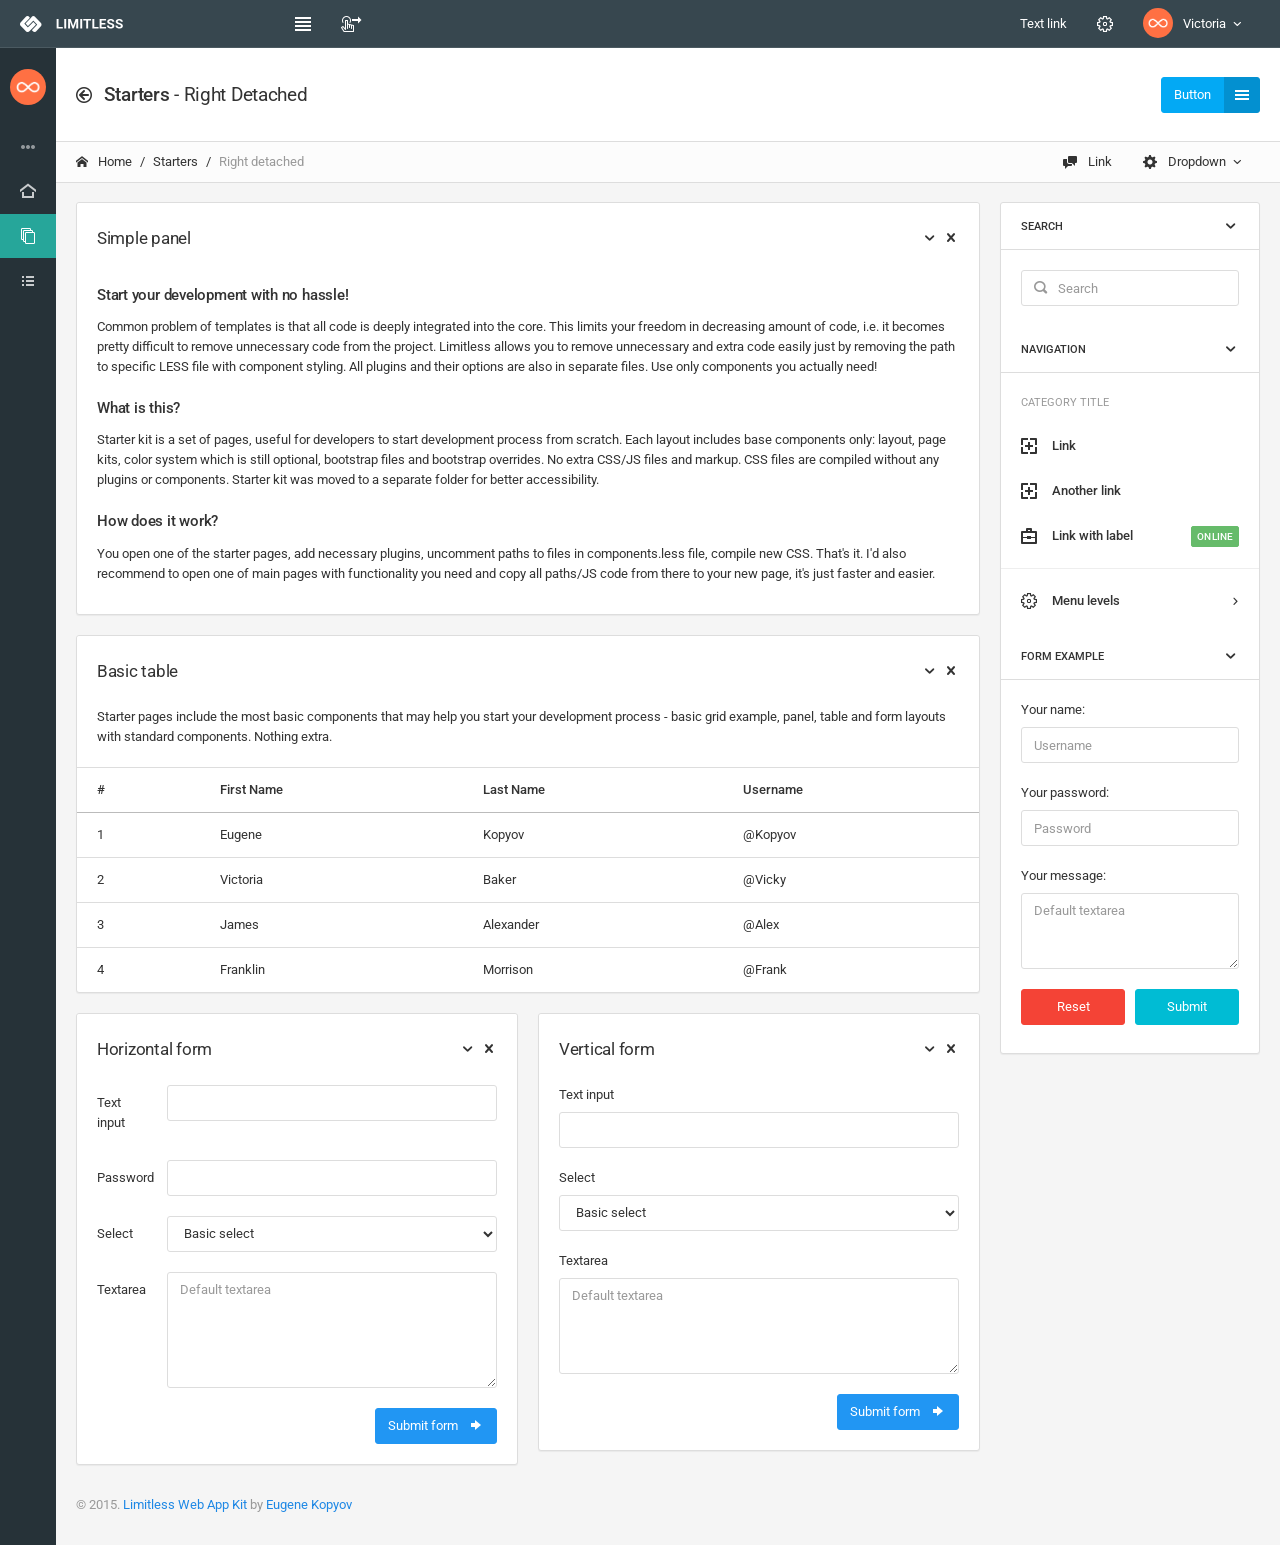
<file: resources/admin/starters/detached_right.html>
<!DOCTYPE html>
<html lang="en">
<head>
	<meta charset="utf-8">
	<meta http-equiv="X-UA-Compatible" content="IE=edge">
	<meta name="viewport" content="width=device-width, initial-scale=1">
	<title>Limitless - Responsive Web Application Kit by Eugene Kopyov</title>

	<!-- Global stylesheets -->
	<link href="https://fonts.googleapis.com/css?family=Roboto:400,300,100,500,700,900" rel="stylesheet" type="text/css">
	<link href="assets/css/icons/icomoon/styles.css" rel="stylesheet" type="text/css">
	<link href="assets/css/bootstrap.css" rel="stylesheet" type="text/css">
	<link href="assets/css/core.css" rel="stylesheet" type="text/css">
	<link href="assets/css/components.css" rel="stylesheet" type="text/css">
	<link href="assets/css/colors.css" rel="stylesheet" type="text/css">
	<!-- /global stylesheets -->

	<!-- Core JS files -->
	<script type="text/javascript" src="../assets/js/core/libraries/jquery.min.js"></script>
	<script type="text/javascript" src="../assets/js/core/libraries/bootstrap.min.js"></script>
	<!-- /core JS files -->

	<!-- Theme JS files -->
	<script type="text/javascript" src="../assets/js/core/app.js"></script>
	<!-- /theme JS files -->

</head>

<body class="sidebar-xs has-detached-right">

	<!-- Main navbar -->
	<div class="navbar navbar-inverse">
		<div class="navbar-header">
			<a class="navbar-brand" href="http://demo.interface.club/limitless/layout_1/LTR/default/starters/index.html"><img src="assets/images/logo_light.png" alt=""></a>

			<ul class="nav navbar-nav pull-right visible-xs-block">
				<li><a data-toggle="collapse" data-target="#navbar-mobile"><i class="icon-tree5"></i></a></li>
				<li><a class="sidebar-mobile-main-toggle"><i class="icon-paragraph-justify3"></i></a></li>
				<li><a class="sidebar-mobile-detached-toggle"><i class="icon-grid7"></i></a></li>
			</ul>
		</div>

		<div class="navbar-collapse collapse" id="navbar-mobile">
			<ul class="nav navbar-nav">
				<li><a class="sidebar-control sidebar-main-toggle hidden-xs"><i class="icon-paragraph-justify3"></i></a></li>
				<li><a class="sidebar-control sidebar-detached-hide hidden-xs"><i class="icon-drag-right"></i></a></li>
			</ul>

			<ul class="nav navbar-nav navbar-right">
				<li><a href="detached_right.html#">Text link</a></li>

				<li>
					<a href="detached_right.html#">
						<i class="icon-cog3"></i>
						<span class="visible-xs-inline-block position-right">Icon link</span>
					</a>						
				</li>

				<li class="dropdown dropdown-user">
					<a class="dropdown-toggle" data-toggle="dropdown">
						<img src="assets/images/image.png" alt="">
						<span>Victoria</span>
						<i class="caret"></i>
					</a>

					<ul class="dropdown-menu dropdown-menu-right">
						<li><a href="detached_right.html#"><i class="icon-user-plus"></i> My profile</a></li>
						<li><a href="detached_right.html#"><i class="icon-coins"></i> My balance</a></li>
						<li><a href="detached_right.html#"><span class="badge badge-warning pull-right">58</span> <i class="icon-comment-discussion"></i> Messages</a></li>
						<li class="divider"></li>
						<li><a href="detached_right.html#"><i class="icon-cog5"></i> Account settings</a></li>
						<li><a href="detached_right.html#"><i class="icon-switch2"></i> Logout</a></li>
					</ul>
				</li>
			</ul>
		</div>
	</div>
	<!-- /main navbar -->


	<!-- Page container -->
	<div class="page-container">

		<!-- Page content -->
		<div class="page-content">

			<!-- Main sidebar -->
			<div class="sidebar sidebar-main">
				<div class="sidebar-content">

					<!-- User menu -->
					<div class="sidebar-user">
						<div class="category-content">
							<div class="media">
								<a href="detached_right.html#" class="media-left"><img src="assets/images/image.png" class="img-circle img-sm" alt=""></a>
								<div class="media-body">
									<span class="media-heading text-semibold">Victoria Baker</span>
									<div class="text-size-mini text-muted">
										<i class="icon-pin text-size-small"></i> &nbsp;Santa Ana, CA
									</div>
								</div>

								<div class="media-right media-middle">
									<ul class="icons-list">
										<li>
											<a href="detached_right.html#"><i class="icon-cog3"></i></a>
										</li>
									</ul>
								</div>
							</div>
						</div>
					</div>
					<!-- /user menu -->


					<!-- Main navigation -->
					<div class="sidebar-category sidebar-category-visible">
						<div class="category-content no-padding">
							<ul class="navigation navigation-main navigation-accordion">

								<!-- Main -->
								<li class="navigation-header"><span>Main</span> <i class="icon-menu" title="Main pages"></i></li>
								<li><a href="../index.html"><i class="icon-home4"></i> <span>Dashboard</span></a></li>
								<li>
									<a href="detached_right.html#"><i class="icon-stack"></i> <span>Starter kit</span></a>
									<ul>
										<li><a href="horizontal_nav.html">Horizontal navigation</a></li>
										<li><a href="1_col.html">1 column</a></li>
										<li><a href="2_col.html">2 columns</a></li>
										<li>
											<a href="detached_right.html#">3 columns</a>
											<ul>
												<li><a href="3_col_dual.html">Dual sidebars</a></li>
												<li><a href="3_col_double.html">Double sidebars</a></li>
											</ul>
										</li>
										<li><a href="4_col.html">4 columns</a></li>
										<li>
											<a href="detached_right.html#">Detached layout</a>
											<ul>
												<li><a href="detached_left.html">Left sidebar</a></li>
												<li class="active"><a href="detached_right.html">Right sidebar</a></li>
												<li><a href="detached_sticky.html">Sticky sidebar</a></li>
											</ul>
										</li>
										<li><a href="layout_boxed.html">Boxed layout</a></li>
										<li class="navigation-divider"></li>
										<li><a href="layout_navbar_fixed_main.html">Fixed top navbar</a></li>
										<li><a href="layout_navbar_fixed_secondary.html">Fixed secondary navbar</a></li>
										<li><a href="layout_navbar_fixed_both.html">Both navbars fixed</a></li>
										<li><a href="layout_fixed.html">Fixed layout</a></li>
									</ul>
								</li>
								<li><a href="../changelog.html"><i class="icon-list-unordered"></i> <span>Changelog</span></a></li>
								<!-- /main -->

							</ul>
						</div>
					</div>
					<!-- /main navigation -->

				</div>
			</div>
			<!-- /main sidebar -->


			<!-- Main content -->
			<div class="content-wrapper">

				<!-- Page header -->
				<div class="page-header page-header-default">
					<div class="page-header-content">
						<div class="page-title">
							<h4><i class="icon-arrow-left52 position-left"></i> <span class="text-semibold">Starters</span> - Right Detached</h4>
						</div>

						<div class="heading-elements">
							<a href="detached_right.html#" class="btn btn-labeled btn-labeled-right bg-blue heading-btn">Button <b><i class="icon-menu7"></i></b></a>
						</div>
					</div>

					<div class="breadcrumb-line">
						<ul class="breadcrumb">
							<li><a href="http://demo.interface.club/limitless/layout_1/LTR/default/starters/index.html"><i class="icon-home2 position-left"></i> Home</a></li>
							<li><a href="detached_right.html">Starters</a></li>
							<li class="active">Right detached</li>
						</ul>

						<ul class="breadcrumb-elements">
							<li><a href="detached_right.html#"><i class="icon-comment-discussion position-left"></i> Link</a></li>
							<li class="dropdown">
								<a href="detached_right.html#" class="dropdown-toggle" data-toggle="dropdown">
									<i class="icon-gear position-left"></i>
									Dropdown
									<span class="caret"></span>
								</a>

								<ul class="dropdown-menu dropdown-menu-right">
									<li><a href="detached_right.html#"><i class="icon-user-lock"></i> Account security</a></li>
									<li><a href="detached_right.html#"><i class="icon-statistics"></i> Analytics</a></li>
									<li><a href="detached_right.html#"><i class="icon-accessibility"></i> Accessibility</a></li>
									<li class="divider"></li>
									<li><a href="detached_right.html#"><i class="icon-gear"></i> All settings</a></li>
								</ul>
							</li>
						</ul>
					</div>
				</div>
				<!-- /page header -->


				<!-- Content area -->
				<div class="content">

					<!-- Detached content -->
					<div class="container-detached">
						<div class="content-detached">

							<!-- Simple panel -->
							<div class="panel panel-flat">
								<div class="panel-heading">
									<h5 class="panel-title">Simple panel</h5>
									<div class="heading-elements">
										<ul class="icons-list">
					                		<li><a data-action="collapse"></a></li>
					                		<li><a data-action="close"></a></li>
					                	</ul>
				                	</div>
								</div>

								<div class="panel-body">
									<h6 class="text-semibold">Start your development with no hassle!</h6>
									<p class="content-group">Common problem of templates is that all code is deeply integrated into the core. This limits your freedom in decreasing amount of code, i.e. it becomes pretty difficult to remove unnecessary code from the project. Limitless allows you to remove unnecessary and extra code easily just by removing the path to specific LESS file with component styling. All plugins and their options are also in separate files. Use only components you actually need!</p>

									<h6 class="text-semibold">What is this?</h6>
									<p class="content-group">Starter kit is a set of pages, useful for developers to start development process from scratch. Each layout includes base components only: layout, page kits, color system which is still optional, bootstrap files and bootstrap overrides. No extra CSS/JS files and markup. CSS files are compiled without any plugins or components. Starter kit was moved to a separate folder for better accessibility.</p>

									<h6 class="text-semibold">How does it work?</h6>
									<p>You open one of the starter pages, add necessary plugins, uncomment paths to files in components.less file, compile new CSS. That's it. I'd also recommend to open one of main pages with functionality you need and copy all paths/JS code from there to your new page, it's just faster and easier.</p>
								</div>
							</div>
							<!-- /simple panel -->


							<!-- Table -->
							<div class="panel panel-flat">
								<div class="panel-heading">
									<h5 class="panel-title">Basic table</h5>
									<div class="heading-elements">
										<ul class="icons-list">
					                		<li><a data-action="collapse"></a></li>
					                		<li><a data-action="close"></a></li>
					                	</ul>
				                	</div>
			                	</div>

			                	<div class="panel-body">
			                		Starter pages include the most basic components that may help you start your development process - basic grid example, panel, table and form layouts with standard components. Nothing extra.
			                	</div>

								<div class="table-responsive">
									<table class="table">
										<thead>
											<tr>
												<th>#</th>
												<th>First Name</th>
												<th>Last Name</th>
												<th>Username</th>
											</tr>
										</thead>
										<tbody>
											<tr>
												<td>1</td>
												<td>Eugene</td>
												<td>Kopyov</td>
												<td>@Kopyov</td>
											</tr>
											<tr>
												<td>2</td>
												<td>Victoria</td>
												<td>Baker</td>
												<td>@Vicky</td>
											</tr>
											<tr>
												<td>3</td>
												<td>James</td>
												<td>Alexander</td>
												<td>@Alex</td>
											</tr>
											<tr>
												<td>4</td>
												<td>Franklin</td>
												<td>Morrison</td>
												<td>@Frank</td>
											</tr>
										</tbody>
									</table>
								</div>
							</div>
							<!-- /table -->


							<!-- Grid -->
							<div class="row">
								<div class="col-md-6">

									<!-- Horizontal form -->
									<div class="panel panel-flat">
										<div class="panel-heading">
											<h5 class="panel-title">Horizontal form</h5>
											<div class="heading-elements">
												<ul class="icons-list">
							                		<li><a data-action="collapse"></a></li>
							                		<li><a data-action="close"></a></li>
							                	</ul>
						                	</div>
					                	</div>

										<div class="panel-body">
											<form class="form-horizontal" action="#">
												<div class="form-group">
													<label class="control-label col-lg-2">Text input</label>
													<div class="col-lg-10">
														<input type="text" class="form-control">
													</div>
												</div>

												<div class="form-group">
													<label class="control-label col-lg-2">Password</label>
													<div class="col-lg-10">
														<input type="password" class="form-control">
													</div>
												</div>

						                        <div class="form-group">
						                        	<label class="control-label col-lg-2">Select</label>
						                        	<div class="col-lg-10">
							                            <select name="select" class="form-control">
							                                <option value="opt1">Basic select</option>
							                                <option value="opt2">Option 2</option>
							                                <option value="opt3">Option 3</option>
							                                <option value="opt4">Option 4</option>
							                                <option value="opt5">Option 5</option>
							                                <option value="opt6">Option 6</option>
							                                <option value="opt7">Option 7</option>
							                                <option value="opt8">Option 8</option>
							                            </select>
						                            </div>
						                        </div>

												<div class="form-group">
													<label class="control-label col-lg-2">Textarea</label>
													<div class="col-lg-10">
														<textarea rows="5" cols="5" class="form-control" placeholder="Default textarea"></textarea>
													</div>
												</div>

												<div class="text-right">
													<button type="submit" class="btn btn-primary">Submit form <i class="icon-arrow-right14 position-right"></i></button>
												</div>
											</form>
										</div>
									</div>
									<!-- /horizotal form -->

								</div>

								<div class="col-md-6">

									<!-- Vertical form -->
									<div class="panel panel-flat">
										<div class="panel-heading">
											<h5 class="panel-title">Vertical form</h5>
											<div class="heading-elements">
												<ul class="icons-list">
							                		<li><a data-action="collapse"></a></li>
							                		<li><a data-action="close"></a></li>
							                	</ul>
						                	</div>
					                	</div>

										<div class="panel-body">
											<form action="#">
												<div class="form-group">
													<label>Text input</label>
													<input type="text" class="form-control">
												</div>

						                        <div class="form-group">
						                        	<label>Select</label>
						                            <select name="select" class="form-control">
						                                <option value="opt1">Basic select</option>
						                                <option value="opt2">Option 2</option>
						                                <option value="opt3">Option 3</option>
						                                <option value="opt4">Option 4</option>
						                                <option value="opt5">Option 5</option>
						                                <option value="opt6">Option 6</option>
						                                <option value="opt7">Option 7</option>
						                                <option value="opt8">Option 8</option>
						                            </select>
						                        </div>

												<div class="form-group">
													<label>Textarea</label>
													<textarea rows="4" cols="4" class="form-control" placeholder="Default textarea"></textarea>
												</div>

												<div class="text-right">
													<button type="submit" class="btn btn-primary">Submit form <i class="icon-arrow-right14 position-right"></i></button>
												</div>
											</form>
										</div>
									</div>
									<!-- /vertical form -->

								</div>
							</div>
							<!-- /grid -->

						</div>
					</div>
					<!-- /detached content -->


					<!-- Detached sidebar -->
					<div class="sidebar-detached">
						<div class="sidebar sidebar-default">
							<div class="sidebar-content">

								<!-- Sidebar search -->
								<div class="sidebar-category">
									<div class="category-title">
										<span>Search</span>
										<ul class="icons-list">
											<li><a href="detached_right.html#" data-action="collapse"></a></li>
										</ul>
									</div>

									<div class="category-content">
										<form action="#">
											<div class="has-feedback has-feedback-left">
												<input type="search" class="form-control" placeholder="Search">
												<div class="form-control-feedback">
													<i class="icon-search4 text-size-base text-muted"></i>
												</div>
											</div>
										</form>
									</div>
								</div>
								<!-- /sidebar search -->


								<!-- Sub navigation -->
								<div class="sidebar-category">
									<div class="category-title">
										<span>Navigation</span>
										<ul class="icons-list">
											<li><a href="detached_right.html#" data-action="collapse"></a></li>
										</ul>
									</div>

									<div class="category-content no-padding">
										<ul class="navigation navigation-alt navigation-accordion">
											<li class="navigation-header">Category title</li>
											<li><a href="detached_right.html#"><i class="icon-googleplus5"></i> Link</a></li>
											<li><a href="detached_right.html#"><i class="icon-googleplus5"></i> Another link</a></li>
											<li><a href="detached_right.html#"><i class="icon-portfolio"></i> Link with label <span class="label bg-success-400">Online</span></a></li>
											<li class="navigation-divider"></li>
											<li>
												<a href="detached_right.html#"><i class="icon-cog3"></i> Menu levels</a>
												<ul>
													<li><a href="detached_right.html#"><i class="icon-IE"></i> Second level</a></li>
													<li>
														<a href="detached_right.html#"><i class="icon-firefox"></i> Second level with child</a>
														<ul>
															<li><a href="detached_right.html#"><i class="icon-android"></i> Third level</a></li>
															<li>
																<a href="detached_right.html#"><i class="icon-apple2"></i> Third level with child</a>
																<ul>
																	<li><a href="detached_right.html#"><i class="icon-html5"></i> Fourth level</a></li>
																	<li><a href="detached_right.html#"><i class="icon-css3"></i> Fourth level</a></li>
																</ul>
															</li>
															<li><a href="detached_right.html#"><i class="icon-windows"></i> Third level</a></li>
														</ul>
													</li>
													<li><a href="detached_right.html#"><i class="icon-chrome"></i> Second level</a></li>
												</ul>
											</li>
										</ul>
									</div>
								</div>
								<!-- /sub navigation -->


								<!-- Form sample -->
								<div class="sidebar-category">
									<div class="category-title">
										<span>Form example</span>
										<ul class="icons-list">
											<li><a href="detached_right.html#" data-action="collapse"></a></li>
										</ul>
									</div>

									<form action="#" class="category-content">
										<div class="form-group">
											<label>Your name:</label>
											<input type="text" class="form-control" placeholder="Username">
										</div>

										<div class="form-group">
											<label>Your password:</label>
											<input type="password" class="form-control" placeholder="Password">
										</div>

										<div class="form-group">
											<label>Your message:</label>
											<textarea rows="3" cols="3" class="form-control" placeholder="Default textarea"></textarea>
										</div>

										<div class="row">
											<div class="col-xs-6">
												<button type="reset" class="btn btn-danger btn-block">Reset</button>
											</div>
											<div class="col-xs-6">
												<button type="submit" class="btn btn-info btn-block">Submit</button>
											</div>
										</div>
									</form>
								</div>
								<!-- /form sample -->

							</div>
						</div>
					</div>
		            <!-- /detached sidebar -->


					<!-- Footer -->
					<div class="footer text-muted">
						&copy; 2015. <a href="detached_right.html#">Limitless Web App Kit</a> by <a href="http://themeforest.net/user/Kopyov" target="_blank">Eugene Kopyov</a>
					</div>
					<!-- /footer -->

				</div>
				<!-- /content area -->

			</div>
			<!-- /main content -->

		</div>
		<!-- /page content -->

	</div>
	<!-- /page container -->

</body>
</html>
</file>
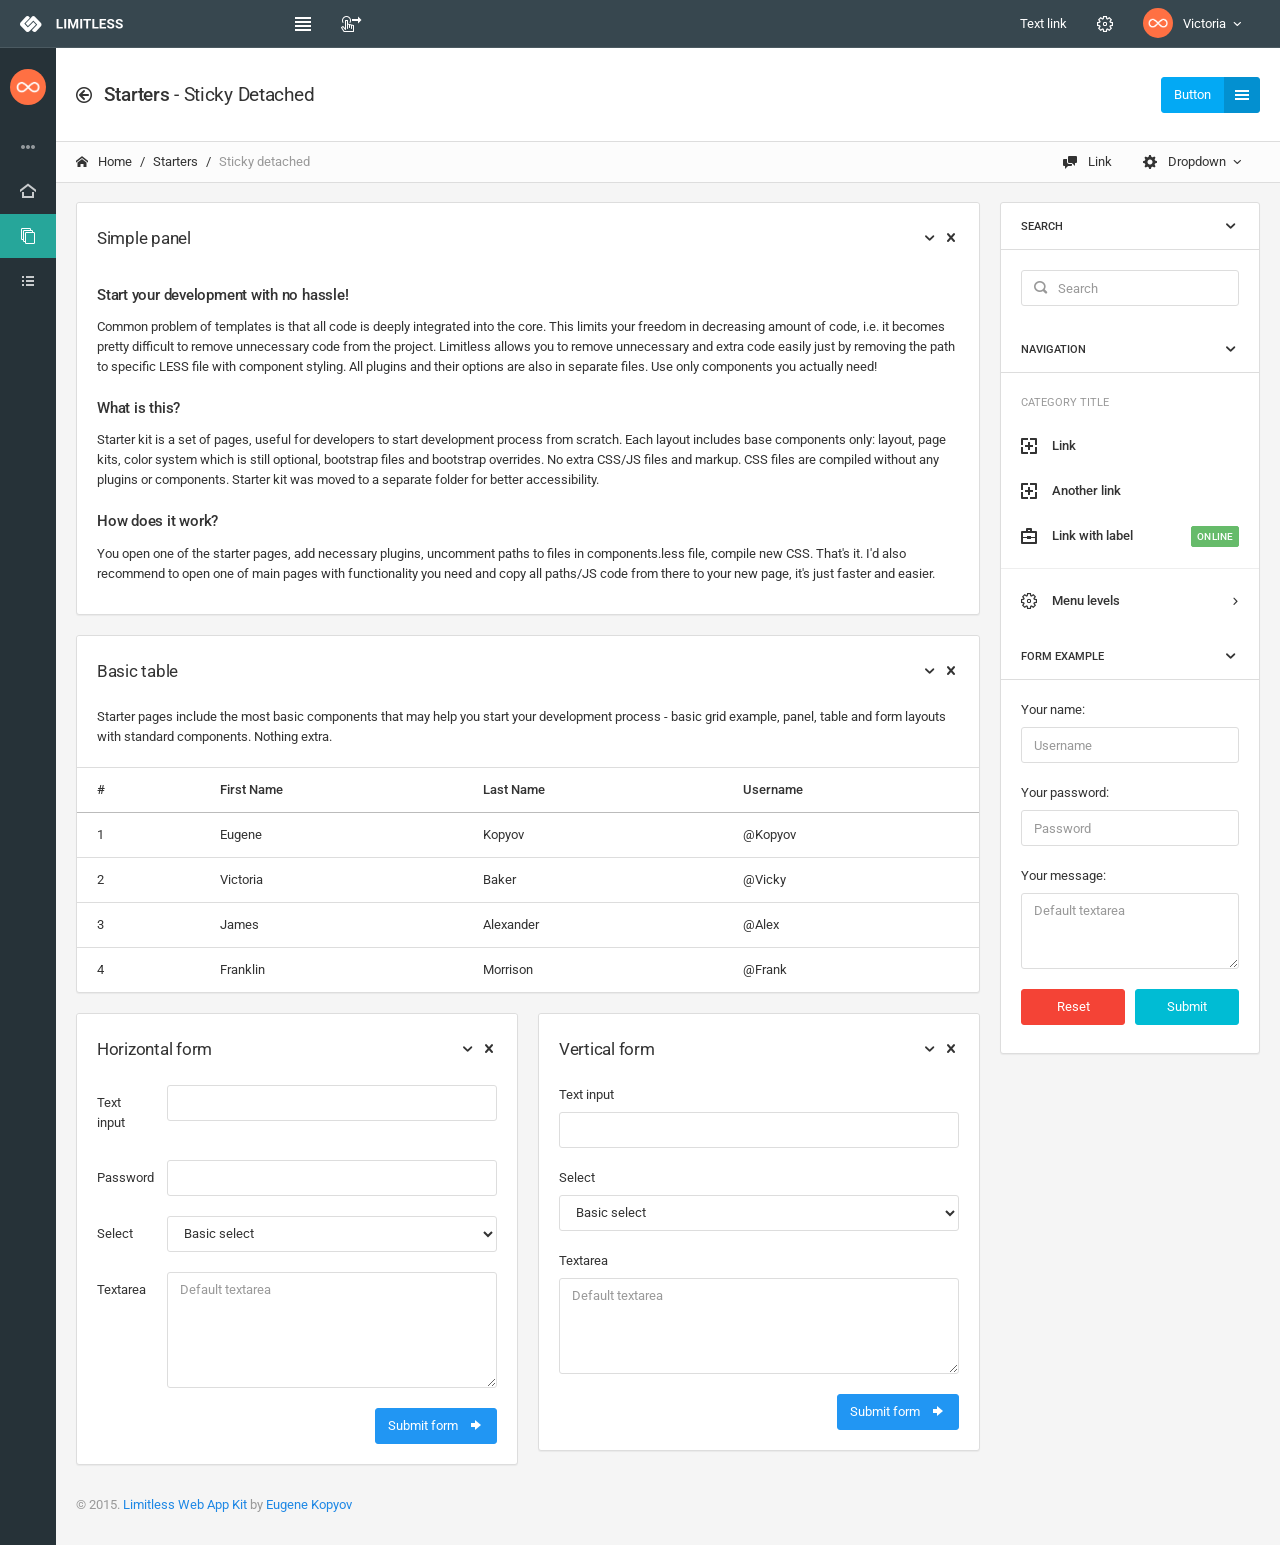
<file: resources/admin/starters/detached_sticky.html>
<!DOCTYPE html>
<html lang="en">
<head>
	<meta charset="utf-8">
	<meta http-equiv="X-UA-Compatible" content="IE=edge">
	<meta name="viewport" content="width=device-width, initial-scale=1">
	<title>Limitless - Responsive Web Application Kit by Eugene Kopyov</title>

	<!-- Global stylesheets -->
	<link href="https://fonts.googleapis.com/css?family=Roboto:400,300,100,500,700,900" rel="stylesheet" type="text/css">
	<link href="assets/css/icons/icomoon/styles.css" rel="stylesheet" type="text/css">
	<link href="assets/css/bootstrap.css" rel="stylesheet" type="text/css">
	<link href="assets/css/core.css" rel="stylesheet" type="text/css">
	<link href="assets/css/components.css" rel="stylesheet" type="text/css">
	<link href="assets/css/colors.css" rel="stylesheet" type="text/css">
	<!-- /global stylesheets -->

	<!-- Core JS files -->
	<script type="text/javascript" src="../assets/js/core/libraries/jquery.min.js"></script>
	<script type="text/javascript" src="../assets/js/core/libraries/bootstrap.min.js"></script>
	<!-- /core JS files -->

	<!-- Theme JS files -->
	<script type="text/javascript" src="../assets/js/plugins/ui/nicescroll.min.js"></script>

	<script type="text/javascript" src="../assets/js/core/app.js"></script>
	<script type="text/javascript" src="../assets/js/pages/sidebar_detached_sticky_custom.js"></script>
	<!-- /theme JS files -->

</head>

<body class="sidebar-xs has-detached-right">

	<!-- Main navbar -->
	<div class="navbar navbar-inverse">
		<div class="navbar-header">
			<a class="navbar-brand" href="http://demo.interface.club/limitless/layout_1/LTR/default/starters/index.html"><img src="assets/images/logo_light.png" alt=""></a>

			<ul class="nav navbar-nav pull-right visible-xs-block">
				<li><a data-toggle="collapse" data-target="#navbar-mobile"><i class="icon-tree5"></i></a></li>
				<li><a class="sidebar-mobile-main-toggle"><i class="icon-paragraph-justify3"></i></a></li>
				<li><a class="sidebar-mobile-detached-toggle"><i class="icon-grid7"></i></a></li>
			</ul>
		</div>

		<div class="navbar-collapse collapse" id="navbar-mobile">
			<ul class="nav navbar-nav">
				<li><a class="sidebar-control sidebar-main-toggle hidden-xs"><i class="icon-paragraph-justify3"></i></a></li>
				<li><a class="sidebar-control sidebar-detached-hide hidden-xs"><i class="icon-drag-right"></i></a></li>
			</ul>

			<ul class="nav navbar-nav navbar-right">
				<li><a href="detached_sticky.html#">Text link</a></li>

				<li>
					<a href="detached_sticky.html#">
						<i class="icon-cog3"></i>
						<span class="visible-xs-inline-block position-right">Icon link</span>
					</a>						
				</li>

				<li class="dropdown dropdown-user">
					<a class="dropdown-toggle" data-toggle="dropdown">
						<img src="assets/images/image.png" alt="">
						<span>Victoria</span>
						<i class="caret"></i>
					</a>

					<ul class="dropdown-menu dropdown-menu-right">
						<li><a href="detached_sticky.html#"><i class="icon-user-plus"></i> My profile</a></li>
						<li><a href="detached_sticky.html#"><i class="icon-coins"></i> My balance</a></li>
						<li><a href="detached_sticky.html#"><span class="badge badge-warning pull-right">58</span> <i class="icon-comment-discussion"></i> Messages</a></li>
						<li class="divider"></li>
						<li><a href="detached_sticky.html#"><i class="icon-cog5"></i> Account settings</a></li>
						<li><a href="detached_sticky.html#"><i class="icon-switch2"></i> Logout</a></li>
					</ul>
				</li>
			</ul>
		</div>
	</div>
	<!-- /main navbar -->


	<!-- Page container -->
	<div class="page-container">

		<!-- Page content -->
		<div class="page-content">

			<!-- Main sidebar -->
			<div class="sidebar sidebar-main">
				<div class="sidebar-content">

					<!-- User menu -->
					<div class="sidebar-user">
						<div class="category-content">
							<div class="media">
								<a href="detached_sticky.html#" class="media-left"><img src="assets/images/image.png" class="img-circle img-sm" alt=""></a>
								<div class="media-body">
									<span class="media-heading text-semibold">Victoria Baker</span>
									<div class="text-size-mini text-muted">
										<i class="icon-pin text-size-small"></i> &nbsp;Santa Ana, CA
									</div>
								</div>

								<div class="media-right media-middle">
									<ul class="icons-list">
										<li>
											<a href="detached_sticky.html#"><i class="icon-cog3"></i></a>
										</li>
									</ul>
								</div>
							</div>
						</div>
					</div>
					<!-- /user menu -->


					<!-- Main navigation -->
					<div class="sidebar-category sidebar-category-visible">
						<div class="category-content no-padding">
							<ul class="navigation navigation-main navigation-accordion">

								<!-- Main -->
								<li class="navigation-header"><span>Main</span> <i class="icon-menu" title="Main pages"></i></li>
								<li><a href="../index.html"><i class="icon-home4"></i> <span>Dashboard</span></a></li>
								<li>
									<a href="detached_sticky.html#"><i class="icon-stack"></i> <span>Starter kit</span></a>
									<ul>
										<li><a href="horizontal_nav.html">Horizontal navigation</a></li>
										<li><a href="1_col.html">1 column</a></li>
										<li><a href="2_col.html">2 columns</a></li>
										<li>
											<a href="detached_sticky.html#">3 columns</a>
											<ul>
												<li><a href="3_col_dual.html">Dual sidebars</a></li>
												<li><a href="3_col_double.html">Double sidebars</a></li>
											</ul>
										</li>
										<li><a href="4_col.html">4 columns</a></li>
										<li>
											<a href="detached_sticky.html#">Detached layout</a>
											<ul>
												<li><a href="detached_left.html">Left sidebar</a></li>
												<li><a href="detached_right.html">Right sidebar</a></li>
												<li class="active"><a href="detached_sticky.html">Sticky sidebar</a></li>
											</ul>
										</li>
										<li><a href="layout_boxed.html">Boxed layout</a></li>
										<li class="navigation-divider"></li>
										<li><a href="layout_navbar_fixed_main.html">Fixed top navbar</a></li>
										<li><a href="layout_navbar_fixed_secondary.html">Fixed secondary navbar</a></li>
										<li><a href="layout_navbar_fixed_both.html">Both navbars fixed</a></li>
										<li><a href="layout_fixed.html">Fixed layout</a></li>
									</ul>
								</li>
								<li><a href="../changelog.html"><i class="icon-list-unordered"></i> <span>Changelog</span></a></li>
								<!-- /main -->

							</ul>
						</div>
					</div>
					<!-- /main navigation -->

				</div>
			</div>
			<!-- /main sidebar -->


			<!-- Main content -->
			<div class="content-wrapper">

				<!-- Page header -->
				<div class="page-header page-header-default">
					<div class="page-header-content">
						<div class="page-title">
							<h4><i class="icon-arrow-left52 position-left"></i> <span class="text-semibold">Starters</span> - Sticky Detached</h4>
						</div>

						<div class="heading-elements">
							<a href="detached_sticky.html#" class="btn btn-labeled btn-labeled-right bg-blue heading-btn">Button <b><i class="icon-menu7"></i></b></a>
						</div>
					</div>

					<div class="breadcrumb-line">
						<ul class="breadcrumb">
							<li><a href="http://demo.interface.club/limitless/layout_1/LTR/default/starters/index.html"><i class="icon-home2 position-left"></i> Home</a></li>
							<li><a href="detached_sticky.html">Starters</a></li>
							<li class="active">Sticky detached</li>
						</ul>

						<ul class="breadcrumb-elements">
							<li><a href="detached_sticky.html#"><i class="icon-comment-discussion position-left"></i> Link</a></li>
							<li class="dropdown">
								<a href="detached_sticky.html#" class="dropdown-toggle" data-toggle="dropdown">
									<i class="icon-gear position-left"></i>
									Dropdown
									<span class="caret"></span>
								</a>

								<ul class="dropdown-menu dropdown-menu-right">
									<li><a href="detached_sticky.html#"><i class="icon-user-lock"></i> Account security</a></li>
									<li><a href="detached_sticky.html#"><i class="icon-statistics"></i> Analytics</a></li>
									<li><a href="detached_sticky.html#"><i class="icon-accessibility"></i> Accessibility</a></li>
									<li class="divider"></li>
									<li><a href="detached_sticky.html#"><i class="icon-gear"></i> All settings</a></li>
								</ul>
							</li>
						</ul>
					</div>
				</div>
				<!-- /page header -->


				<!-- Content area -->
				<div class="content">

					<!-- Detached content -->
					<div class="container-detached">
						<div class="content-detached">

							<!-- Simple panel -->
							<div class="panel panel-flat">
								<div class="panel-heading">
									<h5 class="panel-title">Simple panel</h5>
									<div class="heading-elements">
										<ul class="icons-list">
					                		<li><a data-action="collapse"></a></li>
					                		<li><a data-action="close"></a></li>
					                	</ul>
				                	</div>
								</div>

								<div class="panel-body">
									<h6 class="text-semibold">Start your development with no hassle!</h6>
									<p class="content-group">Common problem of templates is that all code is deeply integrated into the core. This limits your freedom in decreasing amount of code, i.e. it becomes pretty difficult to remove unnecessary code from the project. Limitless allows you to remove unnecessary and extra code easily just by removing the path to specific LESS file with component styling. All plugins and their options are also in separate files. Use only components you actually need!</p>

									<h6 class="text-semibold">What is this?</h6>
									<p class="content-group">Starter kit is a set of pages, useful for developers to start development process from scratch. Each layout includes base components only: layout, page kits, color system which is still optional, bootstrap files and bootstrap overrides. No extra CSS/JS files and markup. CSS files are compiled without any plugins or components. Starter kit was moved to a separate folder for better accessibility.</p>

									<h6 class="text-semibold">How does it work?</h6>
									<p>You open one of the starter pages, add necessary plugins, uncomment paths to files in components.less file, compile new CSS. That's it. I'd also recommend to open one of main pages with functionality you need and copy all paths/JS code from there to your new page, it's just faster and easier.</p>
								</div>
							</div>
							<!-- /simple panel -->


							<!-- Table -->
							<div class="panel panel-flat">
								<div class="panel-heading">
									<h5 class="panel-title">Basic table</h5>
									<div class="heading-elements">
										<ul class="icons-list">
					                		<li><a data-action="collapse"></a></li>
					                		<li><a data-action="close"></a></li>
					                	</ul>
				                	</div>
			                	</div>

			                	<div class="panel-body">
			                		Starter pages include the most basic components that may help you start your development process - basic grid example, panel, table and form layouts with standard components. Nothing extra.
			                	</div>

								<div class="table-responsive">
									<table class="table">
										<thead>
											<tr>
												<th>#</th>
												<th>First Name</th>
												<th>Last Name</th>
												<th>Username</th>
											</tr>
										</thead>
										<tbody>
											<tr>
												<td>1</td>
												<td>Eugene</td>
												<td>Kopyov</td>
												<td>@Kopyov</td>
											</tr>
											<tr>
												<td>2</td>
												<td>Victoria</td>
												<td>Baker</td>
												<td>@Vicky</td>
											</tr>
											<tr>
												<td>3</td>
												<td>James</td>
												<td>Alexander</td>
												<td>@Alex</td>
											</tr>
											<tr>
												<td>4</td>
												<td>Franklin</td>
												<td>Morrison</td>
												<td>@Frank</td>
											</tr>
										</tbody>
									</table>
								</div>
							</div>
							<!-- /table -->


							<!-- Grid -->
							<div class="row">
								<div class="col-md-6">

									<!-- Horizontal form -->
									<div class="panel panel-flat">
										<div class="panel-heading">
											<h5 class="panel-title">Horizontal form</h5>
											<div class="heading-elements">
												<ul class="icons-list">
							                		<li><a data-action="collapse"></a></li>
							                		<li><a data-action="close"></a></li>
							                	</ul>
						                	</div>
					                	</div>

										<div class="panel-body">
											<form class="form-horizontal" action="#">
												<div class="form-group">
													<label class="control-label col-lg-2">Text input</label>
													<div class="col-lg-10">
														<input type="text" class="form-control">
													</div>
												</div>

												<div class="form-group">
													<label class="control-label col-lg-2">Password</label>
													<div class="col-lg-10">
														<input type="password" class="form-control">
													</div>
												</div>

						                        <div class="form-group">
						                        	<label class="control-label col-lg-2">Select</label>
						                        	<div class="col-lg-10">
							                            <select name="select" class="form-control">
							                                <option value="opt1">Basic select</option>
							                                <option value="opt2">Option 2</option>
							                                <option value="opt3">Option 3</option>
							                                <option value="opt4">Option 4</option>
							                                <option value="opt5">Option 5</option>
							                                <option value="opt6">Option 6</option>
							                                <option value="opt7">Option 7</option>
							                                <option value="opt8">Option 8</option>
							                            </select>
						                            </div>
						                        </div>

												<div class="form-group">
													<label class="control-label col-lg-2">Textarea</label>
													<div class="col-lg-10">
														<textarea rows="5" cols="5" class="form-control" placeholder="Default textarea"></textarea>
													</div>
												</div>

												<div class="text-right">
													<button type="submit" class="btn btn-primary">Submit form <i class="icon-arrow-right14 position-right"></i></button>
												</div>
											</form>
										</div>
									</div>
									<!-- /horizotal form -->

								</div>

								<div class="col-md-6">

									<!-- Vertical form -->
									<div class="panel panel-flat">
										<div class="panel-heading">
											<h5 class="panel-title">Vertical form</h5>
											<div class="heading-elements">
												<ul class="icons-list">
							                		<li><a data-action="collapse"></a></li>
							                		<li><a data-action="close"></a></li>
							                	</ul>
						                	</div>
					                	</div>

										<div class="panel-body">
											<form action="#">
												<div class="form-group">
													<label>Text input</label>
													<input type="text" class="form-control">
												</div>

						                        <div class="form-group">
						                        	<label>Select</label>
						                            <select name="select" class="form-control">
						                                <option value="opt1">Basic select</option>
						                                <option value="opt2">Option 2</option>
						                                <option value="opt3">Option 3</option>
						                                <option value="opt4">Option 4</option>
						                                <option value="opt5">Option 5</option>
						                                <option value="opt6">Option 6</option>
						                                <option value="opt7">Option 7</option>
						                                <option value="opt8">Option 8</option>
						                            </select>
						                        </div>

												<div class="form-group">
													<label>Textarea</label>
													<textarea rows="4" cols="4" class="form-control" placeholder="Default textarea"></textarea>
												</div>

												<div class="text-right">
													<button type="submit" class="btn btn-primary">Submit form <i class="icon-arrow-right14 position-right"></i></button>
												</div>
											</form>
										</div>
									</div>
									<!-- /vertical form -->

								</div>
							</div>
							<!-- /grid -->

						</div>
					</div>
					<!-- /detached content -->


					<!-- Detached sidebar -->
					<div class="sidebar-detached">
						<div class="sidebar sidebar-default">
							<div class="sidebar-content">

								<!-- Sidebar search -->
								<div class="sidebar-category">
									<div class="category-title">
										<span>Search</span>
										<ul class="icons-list">
											<li><a href="detached_sticky.html#" data-action="collapse"></a></li>
										</ul>
									</div>

									<div class="category-content">
										<form action="#">
											<div class="has-feedback has-feedback-left">
												<input type="search" class="form-control" placeholder="Search">
												<div class="form-control-feedback">
													<i class="icon-search4 text-size-base text-muted"></i>
												</div>
											</div>
										</form>
									</div>
								</div>
								<!-- /sidebar search -->


								<!-- Sub navigation -->
								<div class="sidebar-category">
									<div class="category-title">
										<span>Navigation</span>
										<ul class="icons-list">
											<li><a href="detached_sticky.html#" data-action="collapse"></a></li>
										</ul>
									</div>

									<div class="category-content no-padding">
										<ul class="navigation navigation-alt navigation-accordion">
											<li class="navigation-header">Category title</li>
											<li><a href="detached_sticky.html#"><i class="icon-googleplus5"></i> Link</a></li>
											<li><a href="detached_sticky.html#"><i class="icon-googleplus5"></i> Another link</a></li>
											<li><a href="detached_sticky.html#"><i class="icon-portfolio"></i> Link with label <span class="label bg-success-400">Online</span></a></li>
											<li class="navigation-divider"></li>
											<li>
												<a href="detached_sticky.html#"><i class="icon-cog3"></i> Menu levels</a>
												<ul>
													<li><a href="detached_sticky.html#"><i class="icon-IE"></i> Second level</a></li>
													<li>
														<a href="detached_sticky.html#"><i class="icon-firefox"></i> Second level with child</a>
														<ul>
															<li><a href="detached_sticky.html#"><i class="icon-android"></i> Third level</a></li>
															<li>
																<a href="detached_sticky.html#"><i class="icon-apple2"></i> Third level with child</a>
																<ul>
																	<li><a href="detached_sticky.html#"><i class="icon-html5"></i> Fourth level</a></li>
																	<li><a href="detached_sticky.html#"><i class="icon-css3"></i> Fourth level</a></li>
																</ul>
															</li>
															<li><a href="detached_sticky.html#"><i class="icon-windows"></i> Third level</a></li>
														</ul>
													</li>
													<li><a href="detached_sticky.html#"><i class="icon-chrome"></i> Second level</a></li>
												</ul>
											</li>
										</ul>
									</div>
								</div>
								<!-- /sub navigation -->


								<!-- Form sample -->
								<div class="sidebar-category">
									<div class="category-title">
										<span>Form example</span>
										<ul class="icons-list">
											<li><a href="detached_sticky.html#" data-action="collapse"></a></li>
										</ul>
									</div>

									<form action="#" class="category-content">
										<div class="form-group">
											<label>Your name:</label>
											<input type="text" class="form-control" placeholder="Username">
										</div>

										<div class="form-group">
											<label>Your password:</label>
											<input type="password" class="form-control" placeholder="Password">
										</div>

										<div class="form-group">
											<label>Your message:</label>
											<textarea rows="3" cols="3" class="form-control" placeholder="Default textarea"></textarea>
										</div>

										<div class="row">
											<div class="col-xs-6">
												<button type="reset" class="btn btn-danger btn-block">Reset</button>
											</div>
											<div class="col-xs-6">
												<button type="submit" class="btn btn-info btn-block">Submit</button>
											</div>
										</div>
									</form>
								</div>
								<!-- /form sample -->

							</div>
						</div>
					</div>
		            <!-- /detached sidebar -->


					<!-- Footer -->
					<div class="footer text-muted">
						&copy; 2015. <a href="detached_sticky.html#">Limitless Web App Kit</a> by <a href="http://themeforest.net/user/Kopyov" target="_blank">Eugene Kopyov</a>
					</div>
					<!-- /footer -->

				</div>
				<!-- /content area -->

			</div>
			<!-- /main content -->

		</div>
		<!-- /page content -->

	</div>
	<!-- /page container -->

</body>
</html>
</file>
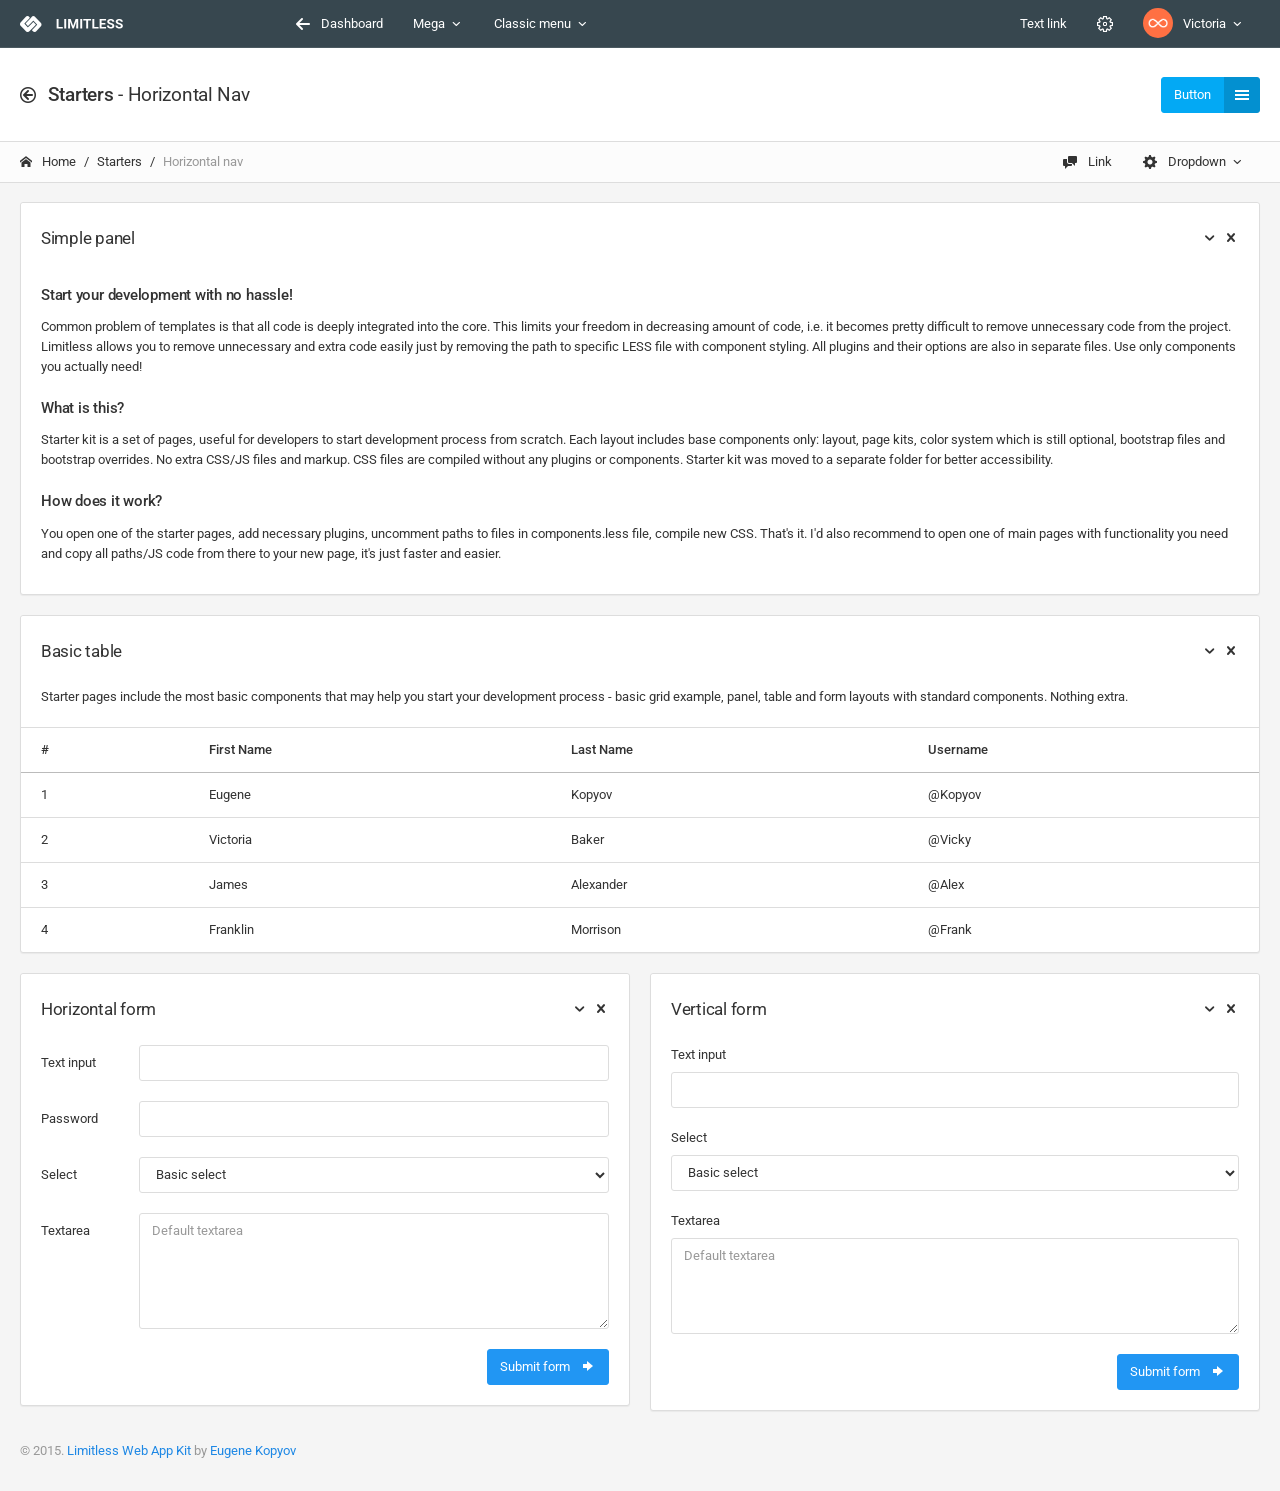
<file: resources/admin/starters/horizontal_nav.html>
<!DOCTYPE html>
<html lang="en">
<head>
	<meta charset="utf-8">
	<meta http-equiv="X-UA-Compatible" content="IE=edge">
	<meta name="viewport" content="width=device-width, initial-scale=1">
	<title>Limitless - Responsive Web Application Kit by Eugene Kopyov</title>

	<!-- Global stylesheets -->
	<link href="https://fonts.googleapis.com/css?family=Roboto:400,300,100,500,700,900" rel="stylesheet" type="text/css">
	<link href="assets/css/icons/icomoon/styles.css" rel="stylesheet" type="text/css">
	<link href="assets/css/bootstrap.css" rel="stylesheet" type="text/css">
	<link href="assets/css/core.css" rel="stylesheet" type="text/css">
	<link href="assets/css/components.css" rel="stylesheet" type="text/css">
	<link href="assets/css/colors.css" rel="stylesheet" type="text/css">
	<!-- /global stylesheets -->

	<!-- Core JS files -->
	<script type="text/javascript" src="../assets/js/core/libraries/jquery.min.js"></script>
	<script type="text/javascript" src="../assets/js/core/libraries/bootstrap.min.js"></script>
	<!-- /core JS files -->

	<!-- Theme JS files -->
	<script type="text/javascript" src="../assets/js/plugins/ui/drilldown.js"></script>

	<script type="text/javascript" src="../assets/js/core/app.js"></script>
	<!-- /theme JS files -->

</head>

<body>

	<!-- Main navbar -->
	<div class="navbar navbar-inverse">
		<div class="navbar-header">
			<a class="navbar-brand" href="http://demo.interface.club/limitless/layout_1/LTR/default/starters/index.html"><img src="assets/images/logo_light.png" alt=""></a>

			<ul class="nav navbar-nav pull-right visible-xs-block">
				<li><a data-toggle="collapse" data-target="#navbar-mobile"><i class="icon-tree5"></i></a></li>
			</ul>
		</div>

		<div class="navbar-collapse collapse" id="navbar-mobile">
			<ul class="nav navbar-nav">
				<li><a href="../index.html"><i class="icon-arrow-left8 position-left"></i> Dashboard</a></li>

				<li class="dropdown mega-menu mega-menu-wide">
					<a href="horizontal_nav.html#" class="dropdown-toggle" data-toggle="dropdown">Mega <span class="caret"></span></a>

					<div class="dropdown-menu dropdown-content">
						<div class="dropdown-content-body">
							<div class="row">
								<div class="col-md-3">
									<span class="menu-heading underlined">Column 1 title</span>
									<ul class="menu-list">
										<li><a href="horizontal_nav.html#">Link 1, column 1</a></li>
										<li><a href="horizontal_nav.html#">Link 2, column 1</a></li>
										<li><a href="horizontal_nav.html#">Link 3, column 1</a></li>
										<li><a href="horizontal_nav.html#">Link 4, column 1</a></li>
									</ul>
								</div>
								<div class="col-md-3">
									<span class="menu-heading underlined">Column 2 title</span>
									<ul class="menu-list">
										<li><a href="horizontal_nav.html#">Link 1, column 2</a></li>
										<li><a href="horizontal_nav.html#">Link 2, column 2</a></li>
										<li><a href="horizontal_nav.html#">Link 3, column 2</a></li>
										<li><a href="horizontal_nav.html#">Link 4, column 2</a></li>
									</ul>
								</div>
								<div class="col-md-3">
									<span class="menu-heading underlined">Column 3 title</span>
									<ul class="menu-list">
										<li><a href="horizontal_nav.html#">Link 1, column 3</a></li>
										<li><a href="horizontal_nav.html#">Link 2, column 3</a></li>
										<li><a href="horizontal_nav.html#">Link 3, column 3</a></li>
										<li><a href="horizontal_nav.html#">Link 4, column 3</a></li>
									</ul>
								</div>
								<div class="col-md-3">
									<span class="menu-heading underlined">Column 4 title</span>
									<ul class="menu-list">
										<li><a href="horizontal_nav.html#">Link 1, column 4</a></li>
										<li><a href="horizontal_nav.html#">Link 2, column 4</a></li>
										<li><a href="horizontal_nav.html#">Link 3, column 4</a></li>
										<li><a href="horizontal_nav.html#">Link 4, column 4</a></li>
									</ul>
								</div>
							</div>
						</div>
					</div>
				</li>

				<li class="dropdown">
					<a href="horizontal_nav.html#" class="dropdown-toggle" data-toggle="dropdown">Classic menu <span class="caret"></span></a>
					<ul class="dropdown-menu dropdown-menu-right">
						<li><a href="horizontal_nav.html#">Second level</a></li>
						<li class="dropdown-submenu">
							<a href="horizontal_nav.html#">Second level with child</a>
							<ul class="dropdown-menu">
								<li><a href="horizontal_nav.html#">Third level</a></li>
								<li class="dropdown-submenu">
									<a href="horizontal_nav.html#">Third level with child</a>
									<ul class="dropdown-menu">
										<li><a href="horizontal_nav.html#">Fourth level</a></li>
										<li><a href="horizontal_nav.html#">Fourth level</a></li>
										<li><a href="horizontal_nav.html#">Fourth level</a></li>
									</ul>
								</li>
								<li><a href="horizontal_nav.html#">Third level</a></li>
							</ul>
						</li>
						<li><a href="horizontal_nav.html#">Second level</a></li>
					</ul>
				</li>
			</ul>

			<ul class="nav navbar-nav navbar-right">
				<li><a href="horizontal_nav.html#">Text link</a></li>

				<li>
					<a href="horizontal_nav.html#">
						<i class="icon-cog3"></i>
						<span class="visible-xs-inline-block position-right">Icon link</span>
					</a>						
				</li>

				<li class="dropdown dropdown-user">
					<a class="dropdown-toggle" data-toggle="dropdown">
						<img src="assets/images/image.png" alt="">
						<span>Victoria</span>
						<i class="caret"></i>
					</a>

					<ul class="dropdown-menu dropdown-menu-right">
						<li><a href="horizontal_nav.html#"><i class="icon-user-plus"></i> My profile</a></li>
						<li><a href="horizontal_nav.html#"><i class="icon-coins"></i> My balance</a></li>
						<li><a href="horizontal_nav.html#"><span class="badge badge-warning pull-right">58</span> <i class="icon-comment-discussion"></i> Messages</a></li>
						<li class="divider"></li>
						<li><a href="horizontal_nav.html#"><i class="icon-cog5"></i> Account settings</a></li>
						<li><a href="horizontal_nav.html#"><i class="icon-switch2"></i> Logout</a></li>
					</ul>
				</li>
			</ul>
		</div>
	</div>
	<!-- /main navbar -->


	<!-- Page container -->
	<div class="page-container">

		<!-- Page content -->
		<div class="page-content">

			<!-- Main content -->
			<div class="content-wrapper">

				<!-- Page header -->
				<div class="page-header page-header-default">
					<div class="page-header-content">
						<div class="page-title">
							<h4><i class="icon-arrow-left52 position-left"></i> <span class="text-semibold">Starters</span> - Horizontal Nav</h4>
						</div>

						<div class="heading-elements">
							<a href="horizontal_nav.html#" class="btn btn-labeled btn-labeled-right bg-blue heading-btn">Button <b><i class="icon-menu7"></i></b></a>
						</div>
					</div>

					<div class="breadcrumb-line">
						<ul class="breadcrumb">
							<li><a href="http://demo.interface.club/limitless/layout_1/LTR/default/starters/index.html"><i class="icon-home2 position-left"></i> Home</a></li>
							<li><a href="horizontal_nav.html">Starters</a></li>
							<li class="active">Horizontal nav</li>
						</ul>

						<ul class="breadcrumb-elements">
							<li><a href="horizontal_nav.html#"><i class="icon-comment-discussion position-left"></i> Link</a></li>
							<li class="dropdown">
								<a href="horizontal_nav.html#" class="dropdown-toggle" data-toggle="dropdown">
									<i class="icon-gear position-left"></i>
									Dropdown
									<span class="caret"></span>
								</a>

								<ul class="dropdown-menu dropdown-menu-right">
									<li><a href="horizontal_nav.html#"><i class="icon-user-lock"></i> Account security</a></li>
									<li><a href="horizontal_nav.html#"><i class="icon-statistics"></i> Analytics</a></li>
									<li><a href="horizontal_nav.html#"><i class="icon-accessibility"></i> Accessibility</a></li>
									<li class="divider"></li>
									<li><a href="horizontal_nav.html#"><i class="icon-gear"></i> All settings</a></li>
								</ul>
							</li>
						</ul>
					</div>
				</div>
				<!-- /page header -->


				<!-- Content area -->
				<div class="content">

					<!-- Simple panel -->
					<div class="panel panel-flat">
						<div class="panel-heading">
							<h5 class="panel-title">Simple panel</h5>
							<div class="heading-elements">
								<ul class="icons-list">
			                		<li><a data-action="collapse"></a></li>
			                		<li><a data-action="close"></a></li>
			                	</ul>
		                	</div>
						</div>

						<div class="panel-body">
							<h6 class="text-semibold">Start your development with no hassle!</h6>
							<p class="content-group">Common problem of templates is that all code is deeply integrated into the core. This limits your freedom in decreasing amount of code, i.e. it becomes pretty difficult to remove unnecessary code from the project. Limitless allows you to remove unnecessary and extra code easily just by removing the path to specific LESS file with component styling. All plugins and their options are also in separate files. Use only components you actually need!</p>

							<h6 class="text-semibold">What is this?</h6>
							<p class="content-group">Starter kit is a set of pages, useful for developers to start development process from scratch. Each layout includes base components only: layout, page kits, color system which is still optional, bootstrap files and bootstrap overrides. No extra CSS/JS files and markup. CSS files are compiled without any plugins or components. Starter kit was moved to a separate folder for better accessibility.</p>

							<h6 class="text-semibold">How does it work?</h6>
							<p>You open one of the starter pages, add necessary plugins, uncomment paths to files in components.less file, compile new CSS. That's it. I'd also recommend to open one of main pages with functionality you need and copy all paths/JS code from there to your new page, it's just faster and easier.</p>
						</div>
					</div>
					<!-- /simple panel -->


					<!-- Table -->
					<div class="panel panel-flat">
						<div class="panel-heading">
							<h5 class="panel-title">Basic table</h5>
							<div class="heading-elements">
								<ul class="icons-list">
			                		<li><a data-action="collapse"></a></li>
			                		<li><a data-action="close"></a></li>
			                	</ul>
		                	</div>
	                	</div>

	                	<div class="panel-body">
	                		Starter pages include the most basic components that may help you start your development process - basic grid example, panel, table and form layouts with standard components. Nothing extra.
	                	</div>

						<div class="table-responsive">
							<table class="table">
								<thead>
									<tr>
										<th>#</th>
										<th>First Name</th>
										<th>Last Name</th>
										<th>Username</th>
									</tr>
								</thead>
								<tbody>
									<tr>
										<td>1</td>
										<td>Eugene</td>
										<td>Kopyov</td>
										<td>@Kopyov</td>
									</tr>
									<tr>
										<td>2</td>
										<td>Victoria</td>
										<td>Baker</td>
										<td>@Vicky</td>
									</tr>
									<tr>
										<td>3</td>
										<td>James</td>
										<td>Alexander</td>
										<td>@Alex</td>
									</tr>
									<tr>
										<td>4</td>
										<td>Franklin</td>
										<td>Morrison</td>
										<td>@Frank</td>
									</tr>
								</tbody>
							</table>
						</div>
					</div>
					<!-- /table -->


					<!-- Grid -->
					<div class="row">
						<div class="col-md-6">

							<!-- Horizontal form -->
							<div class="panel panel-flat">
								<div class="panel-heading">
									<h5 class="panel-title">Horizontal form</h5>
									<div class="heading-elements">
										<ul class="icons-list">
					                		<li><a data-action="collapse"></a></li>
					                		<li><a data-action="close"></a></li>
					                	</ul>
				                	</div>
			                	</div>

								<div class="panel-body">
									<form class="form-horizontal" action="#">
										<div class="form-group">
											<label class="control-label col-lg-2">Text input</label>
											<div class="col-lg-10">
												<input type="text" class="form-control">
											</div>
										</div>

										<div class="form-group">
											<label class="control-label col-lg-2">Password</label>
											<div class="col-lg-10">
												<input type="password" class="form-control">
											</div>
										</div>

				                        <div class="form-group">
				                        	<label class="control-label col-lg-2">Select</label>
				                        	<div class="col-lg-10">
					                            <select name="select" class="form-control">
					                                <option value="opt1">Basic select</option>
					                                <option value="opt2">Option 2</option>
					                                <option value="opt3">Option 3</option>
					                                <option value="opt4">Option 4</option>
					                                <option value="opt5">Option 5</option>
					                                <option value="opt6">Option 6</option>
					                                <option value="opt7">Option 7</option>
					                                <option value="opt8">Option 8</option>
					                            </select>
				                            </div>
				                        </div>

										<div class="form-group">
											<label class="control-label col-lg-2">Textarea</label>
											<div class="col-lg-10">
												<textarea rows="5" cols="5" class="form-control" placeholder="Default textarea"></textarea>
											</div>
										</div>

										<div class="text-right">
											<button type="submit" class="btn btn-primary">Submit form <i class="icon-arrow-right14 position-right"></i></button>
										</div>
									</form>
								</div>
							</div>
							<!-- /horizotal form -->

						</div>

						<div class="col-md-6">

							<!-- Vertical form -->
							<div class="panel panel-flat">
								<div class="panel-heading">
									<h5 class="panel-title">Vertical form</h5>
									<div class="heading-elements">
										<ul class="icons-list">
					                		<li><a data-action="collapse"></a></li>
					                		<li><a data-action="close"></a></li>
					                	</ul>
				                	</div>
			                	</div>

								<div class="panel-body">
									<form action="#">
										<div class="form-group">
											<label>Text input</label>
											<input type="text" class="form-control">
										</div>

				                        <div class="form-group">
				                        	<label>Select</label>
				                            <select name="select" class="form-control">
				                                <option value="opt1">Basic select</option>
				                                <option value="opt2">Option 2</option>
				                                <option value="opt3">Option 3</option>
				                                <option value="opt4">Option 4</option>
				                                <option value="opt5">Option 5</option>
				                                <option value="opt6">Option 6</option>
				                                <option value="opt7">Option 7</option>
				                                <option value="opt8">Option 8</option>
				                            </select>
				                        </div>

										<div class="form-group">
											<label>Textarea</label>
											<textarea rows="4" cols="4" class="form-control" placeholder="Default textarea"></textarea>
										</div>

										<div class="text-right">
											<button type="submit" class="btn btn-primary">Submit form <i class="icon-arrow-right14 position-right"></i></button>
										</div>
									</form>
								</div>
							</div>
							<!-- /vertical form -->

						</div>
					</div>
					<!-- /grid -->


					<!-- Footer -->
					<div class="footer text-muted">
						&copy; 2015. <a href="horizontal_nav.html#">Limitless Web App Kit</a> by <a href="http://themeforest.net/user/Kopyov" target="_blank">Eugene Kopyov</a>
					</div>
					<!-- /footer -->

				</div>
				<!-- /content area -->

			</div>
			<!-- /main content -->

		</div>
		<!-- /page content -->

	</div>
	<!-- /page container -->

</body>
</html>
</file>
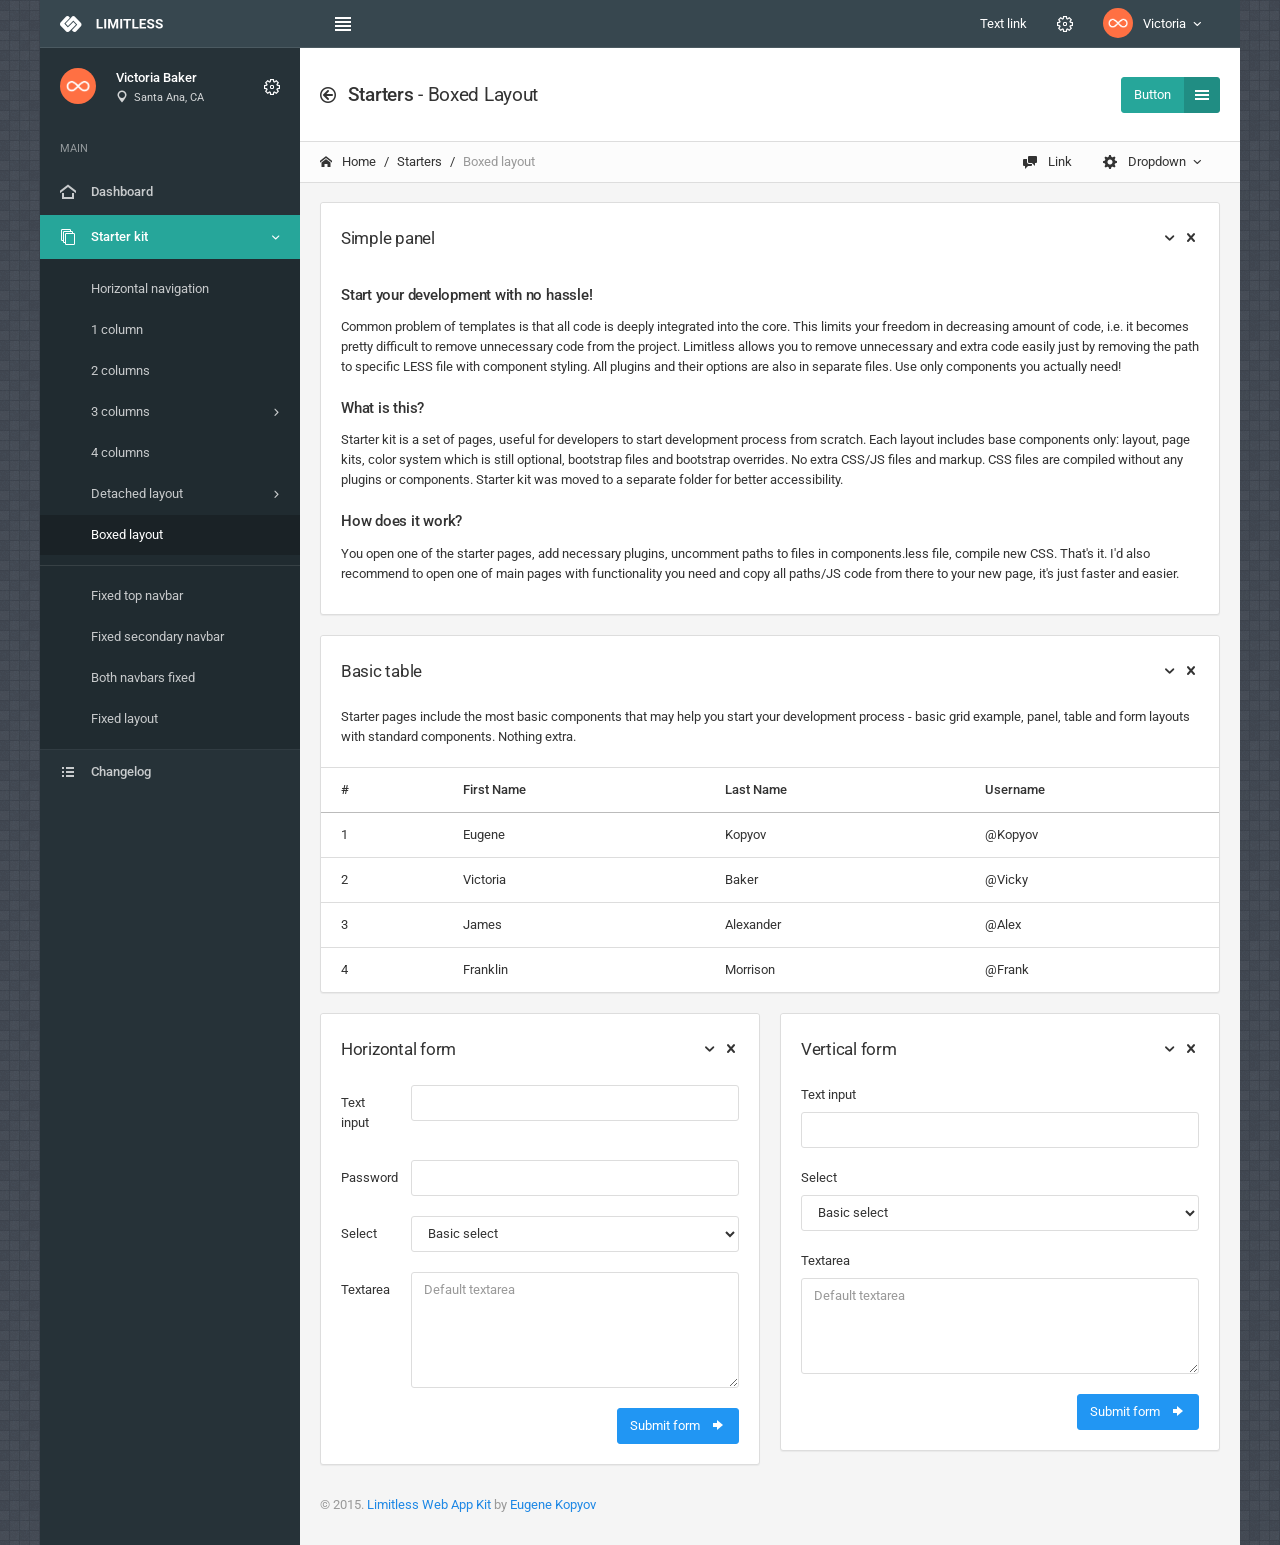
<file: resources/admin/starters/layout_boxed.html>
<!DOCTYPE html>
<html lang="en">
<head>
	<meta charset="utf-8">
	<meta http-equiv="X-UA-Compatible" content="IE=edge">
	<meta name="viewport" content="width=device-width, initial-scale=1">
	<title>Limitless - Responsive Web Application Kit by Eugene Kopyov</title>

	<!-- Global stylesheets -->
	<link href="https://fonts.googleapis.com/css?family=Roboto:400,300,100,500,700,900" rel="stylesheet" type="text/css">
	<link href="assets/css/icons/icomoon/styles.css" rel="stylesheet" type="text/css">
	<link href="assets/css/bootstrap.css" rel="stylesheet" type="text/css">
	<link href="assets/css/core.css" rel="stylesheet" type="text/css">
	<link href="assets/css/components.css" rel="stylesheet" type="text/css">
	<link href="assets/css/colors.css" rel="stylesheet" type="text/css">
	<!-- /global stylesheets -->

	<!-- Core JS files -->
	<script type="text/javascript" src="../assets/js/core/libraries/jquery.min.js"></script>
	<script type="text/javascript" src="../assets/js/core/libraries/bootstrap.min.js"></script>
	<!-- /core JS files -->

	<!-- Theme JS files -->
	<script type="text/javascript" src="../assets/js/core/app.js"></script>
	<!-- /theme JS files -->

</head>

<body class="layout-boxed">

	<!-- Main navbar -->
	<div class="navbar navbar-inverse">
		<div class="navbar-header">
			<a class="navbar-brand" href="http://demo.interface.club/limitless/layout_1/LTR/default/starters/index.html"><img src="assets/images/logo_light.png" alt=""></a>

			<ul class="nav navbar-nav pull-right visible-xs-block">
				<li><a data-toggle="collapse" data-target="#navbar-mobile"><i class="icon-tree5"></i></a></li>
				<li><a class="sidebar-mobile-main-toggle"><i class="icon-paragraph-justify3"></i></a></li>
			</ul>
		</div>

		<div class="navbar-collapse collapse" id="navbar-mobile">
			<ul class="nav navbar-nav">
				<li><a class="sidebar-control sidebar-main-toggle hidden-xs"><i class="icon-paragraph-justify3"></i></a></li>
			</ul>

			<ul class="nav navbar-nav navbar-right">
				<li><a href="layout_boxed.html#">Text link</a></li>

				<li>
					<a href="layout_boxed.html#">
						<i class="icon-cog3"></i>
						<span class="visible-xs-inline-block position-right">Icon link</span>
					</a>						
				</li>

				<li class="dropdown dropdown-user">
					<a class="dropdown-toggle" data-toggle="dropdown">
						<img src="assets/images/image.png" alt="">
						<span>Victoria</span>
						<i class="caret"></i>
					</a>

					<ul class="dropdown-menu dropdown-menu-right">
						<li><a href="layout_boxed.html#"><i class="icon-user-plus"></i> My profile</a></li>
						<li><a href="layout_boxed.html#"><i class="icon-coins"></i> My balance</a></li>
						<li><a href="layout_boxed.html#"><span class="badge badge-warning pull-right">58</span> <i class="icon-comment-discussion"></i> Messages</a></li>
						<li class="divider"></li>
						<li><a href="layout_boxed.html#"><i class="icon-cog5"></i> Account settings</a></li>
						<li><a href="layout_boxed.html#"><i class="icon-switch2"></i> Logout</a></li>
					</ul>
				</li>
			</ul>
		</div>
	</div>
	<!-- /main navbar -->


	<!-- Page container -->
	<div class="page-container">

		<!-- Page content -->
		<div class="page-content">

			<!-- Main sidebar -->
			<div class="sidebar sidebar-main">
				<div class="sidebar-content">

					<!-- User menu -->
					<div class="sidebar-user">
						<div class="category-content">
							<div class="media">
								<a href="layout_boxed.html#" class="media-left"><img src="assets/images/image.png" class="img-circle img-sm" alt=""></a>
								<div class="media-body">
									<span class="media-heading text-semibold">Victoria Baker</span>
									<div class="text-size-mini text-muted">
										<i class="icon-pin text-size-small"></i> &nbsp;Santa Ana, CA
									</div>
								</div>

								<div class="media-right media-middle">
									<ul class="icons-list">
										<li>
											<a href="layout_boxed.html#"><i class="icon-cog3"></i></a>
										</li>
									</ul>
								</div>
							</div>
						</div>
					</div>
					<!-- /user menu -->


					<!-- Main navigation -->
					<div class="sidebar-category sidebar-category-visible">
						<div class="category-content no-padding">
							<ul class="navigation navigation-main navigation-accordion">

								<!-- Main -->
								<li class="navigation-header"><span>Main</span> <i class="icon-menu" title="Main pages"></i></li>
								<li><a href="../index.html"><i class="icon-home4"></i> <span>Dashboard</span></a></li>
								<li>
									<a href="layout_boxed.html#"><i class="icon-stack"></i> <span>Starter kit</span></a>
									<ul>
										<li><a href="horizontal_nav.html">Horizontal navigation</a></li>
										<li><a href="1_col.html">1 column</a></li>
										<li><a href="2_col.html">2 columns</a></li>
										<li>
											<a href="layout_boxed.html#">3 columns</a>
											<ul>
												<li><a href="3_col_dual.html">Dual sidebars</a></li>
												<li><a href="3_col_double.html">Double sidebars</a></li>
											</ul>
										</li>
										<li><a href="4_col.html">4 columns</a></li>
										<li>
											<a href="layout_boxed.html#">Detached layout</a>
											<ul>
												<li><a href="detached_left.html">Left sidebar</a></li>
												<li><a href="detached_right.html">Right sidebar</a></li>
												<li><a href="detached_sticky.html">Sticky sidebar</a></li>
											</ul>
										</li>
										<li class="active"><a href="layout_boxed.html">Boxed layout</a></li>
										<li class="navigation-divider"></li>
										<li><a href="layout_navbar_fixed_main.html">Fixed top navbar</a></li>
										<li><a href="layout_navbar_fixed_secondary.html">Fixed secondary navbar</a></li>
										<li><a href="layout_navbar_fixed_both.html">Both navbars fixed</a></li>
										<li><a href="layout_fixed.html">Fixed layout</a></li>
									</ul>
								</li>
								<li><a href="../changelog.html"><i class="icon-list-unordered"></i> <span>Changelog</span></a></li>
								<!-- /main -->

							</ul>
						</div>
					</div>
					<!-- /main navigation -->

				</div>
			</div>
			<!-- /main sidebar -->


			<!-- Main content -->
			<div class="content-wrapper">

				<!-- Page header -->
				<div class="page-header page-header-default">
					<div class="page-header-content">
						<div class="page-title">
							<h4><i class="icon-arrow-left52 position-left"></i> <span class="text-semibold">Starters</span> - Boxed Layout</h4>
						</div>

						<div class="heading-elements">
							<a href="layout_boxed.html#" class="btn btn-labeled btn-labeled-right bg-teal-400 heading-btn">Button <b><i class="icon-menu7"></i></b></a>
						</div>
					</div>

					<div class="breadcrumb-line">
						<ul class="breadcrumb">
							<li><a href="http://demo.interface.club/limitless/layout_1/LTR/default/starters/index.html"><i class="icon-home2 position-left"></i> Home</a></li>
							<li><a href="layout_boxed.html">Starters</a></li>
							<li class="active">Boxed layout</li>
						</ul>

						<ul class="breadcrumb-elements">
							<li><a href="layout_boxed.html#"><i class="icon-comment-discussion position-left"></i> Link</a></li>
							<li class="dropdown">
								<a href="layout_boxed.html#" class="dropdown-toggle" data-toggle="dropdown">
									<i class="icon-gear position-left"></i>
									Dropdown
									<span class="caret"></span>
								</a>

								<ul class="dropdown-menu dropdown-menu-right">
									<li><a href="layout_boxed.html#"><i class="icon-user-lock"></i> Account security</a></li>
									<li><a href="layout_boxed.html#"><i class="icon-statistics"></i> Analytics</a></li>
									<li><a href="layout_boxed.html#"><i class="icon-accessibility"></i> Accessibility</a></li>
									<li class="divider"></li>
									<li><a href="layout_boxed.html#"><i class="icon-gear"></i> All settings</a></li>
								</ul>
							</li>
						</ul>
					</div>
				</div>
				<!-- /page header -->


				<!-- Content area -->
				<div class="content">

					<!-- Simple panel -->
					<div class="panel panel-flat">
						<div class="panel-heading">
							<h5 class="panel-title">Simple panel</h5>
							<div class="heading-elements">
								<ul class="icons-list">
			                		<li><a data-action="collapse"></a></li>
			                		<li><a data-action="close"></a></li>
			                	</ul>
		                	</div>
						</div>

						<div class="panel-body">
							<h6 class="text-semibold">Start your development with no hassle!</h6>
							<p class="content-group">Common problem of templates is that all code is deeply integrated into the core. This limits your freedom in decreasing amount of code, i.e. it becomes pretty difficult to remove unnecessary code from the project. Limitless allows you to remove unnecessary and extra code easily just by removing the path to specific LESS file with component styling. All plugins and their options are also in separate files. Use only components you actually need!</p>

							<h6 class="text-semibold">What is this?</h6>
							<p class="content-group">Starter kit is a set of pages, useful for developers to start development process from scratch. Each layout includes base components only: layout, page kits, color system which is still optional, bootstrap files and bootstrap overrides. No extra CSS/JS files and markup. CSS files are compiled without any plugins or components. Starter kit was moved to a separate folder for better accessibility.</p>

							<h6 class="text-semibold">How does it work?</h6>
							<p>You open one of the starter pages, add necessary plugins, uncomment paths to files in components.less file, compile new CSS. That's it. I'd also recommend to open one of main pages with functionality you need and copy all paths/JS code from there to your new page, it's just faster and easier.</p>
						</div>
					</div>
					<!-- /simple panel -->


					<!-- Table -->
					<div class="panel panel-flat">
						<div class="panel-heading">
							<h5 class="panel-title">Basic table</h5>
							<div class="heading-elements">
								<ul class="icons-list">
			                		<li><a data-action="collapse"></a></li>
			                		<li><a data-action="close"></a></li>
			                	</ul>
		                	</div>
	                	</div>

	                	<div class="panel-body">
	                		Starter pages include the most basic components that may help you start your development process - basic grid example, panel, table and form layouts with standard components. Nothing extra.
	                	</div>

						<div class="table-responsive">
							<table class="table">
								<thead>
									<tr>
										<th>#</th>
										<th>First Name</th>
										<th>Last Name</th>
										<th>Username</th>
									</tr>
								</thead>
								<tbody>
									<tr>
										<td>1</td>
										<td>Eugene</td>
										<td>Kopyov</td>
										<td>@Kopyov</td>
									</tr>
									<tr>
										<td>2</td>
										<td>Victoria</td>
										<td>Baker</td>
										<td>@Vicky</td>
									</tr>
									<tr>
										<td>3</td>
										<td>James</td>
										<td>Alexander</td>
										<td>@Alex</td>
									</tr>
									<tr>
										<td>4</td>
										<td>Franklin</td>
										<td>Morrison</td>
										<td>@Frank</td>
									</tr>
								</tbody>
							</table>
						</div>
					</div>
					<!-- /table -->


					<!-- Grid -->
					<div class="row">
						<div class="col-md-6">

							<!-- Horizontal form -->
							<div class="panel panel-flat">
								<div class="panel-heading">
									<h5 class="panel-title">Horizontal form</h5>
									<div class="heading-elements">
										<ul class="icons-list">
					                		<li><a data-action="collapse"></a></li>
					                		<li><a data-action="close"></a></li>
					                	</ul>
				                	</div>
			                	</div>

								<div class="panel-body">
									<form class="form-horizontal" action="#">
										<div class="form-group">
											<label class="control-label col-lg-2">Text input</label>
											<div class="col-lg-10">
												<input type="text" class="form-control">
											</div>
										</div>

										<div class="form-group">
											<label class="control-label col-lg-2">Password</label>
											<div class="col-lg-10">
												<input type="password" class="form-control">
											</div>
										</div>

				                        <div class="form-group">
				                        	<label class="control-label col-lg-2">Select</label>
				                        	<div class="col-lg-10">
					                            <select name="select" class="form-control">
					                                <option value="opt1">Basic select</option>
					                                <option value="opt2">Option 2</option>
					                                <option value="opt3">Option 3</option>
					                                <option value="opt4">Option 4</option>
					                                <option value="opt5">Option 5</option>
					                                <option value="opt6">Option 6</option>
					                                <option value="opt7">Option 7</option>
					                                <option value="opt8">Option 8</option>
					                            </select>
				                            </div>
				                        </div>

										<div class="form-group">
											<label class="control-label col-lg-2">Textarea</label>
											<div class="col-lg-10">
												<textarea rows="5" cols="5" class="form-control" placeholder="Default textarea"></textarea>
											</div>
										</div>

										<div class="text-right">
											<button type="submit" class="btn btn-primary">Submit form <i class="icon-arrow-right14 position-right"></i></button>
										</div>
									</form>
								</div>
							</div>
							<!-- /horizotal form -->

						</div>

						<div class="col-md-6">

							<!-- Vertical form -->
							<div class="panel panel-flat">
								<div class="panel-heading">
									<h5 class="panel-title">Vertical form</h5>
									<div class="heading-elements">
										<ul class="icons-list">
					                		<li><a data-action="collapse"></a></li>
					                		<li><a data-action="close"></a></li>
					                	</ul>
				                	</div>
			                	</div>

								<div class="panel-body">
									<form action="#">
										<div class="form-group">
											<label>Text input</label>
											<input type="text" class="form-control">
										</div>

				                        <div class="form-group">
				                        	<label>Select</label>
				                            <select name="select" class="form-control">
				                                <option value="opt1">Basic select</option>
				                                <option value="opt2">Option 2</option>
				                                <option value="opt3">Option 3</option>
				                                <option value="opt4">Option 4</option>
				                                <option value="opt5">Option 5</option>
				                                <option value="opt6">Option 6</option>
				                                <option value="opt7">Option 7</option>
				                                <option value="opt8">Option 8</option>
				                            </select>
				                        </div>

										<div class="form-group">
											<label>Textarea</label>
											<textarea rows="4" cols="4" class="form-control" placeholder="Default textarea"></textarea>
										</div>

										<div class="text-right">
											<button type="submit" class="btn btn-primary">Submit form <i class="icon-arrow-right14 position-right"></i></button>
										</div>
									</form>
								</div>
							</div>
							<!-- /vertical form -->

						</div>
					</div>
					<!-- /grid -->


					<!-- Footer -->
					<div class="footer text-muted">
						&copy; 2015. <a href="layout_boxed.html#">Limitless Web App Kit</a> by <a href="http://themeforest.net/user/Kopyov" target="_blank">Eugene Kopyov</a>
					</div>
					<!-- /footer -->

				</div>
				<!-- /content area -->

			</div>
			<!-- /main content -->

		</div>
		<!-- /page content -->

	</div>
	<!-- /page container -->

</body>
</html>
</file>
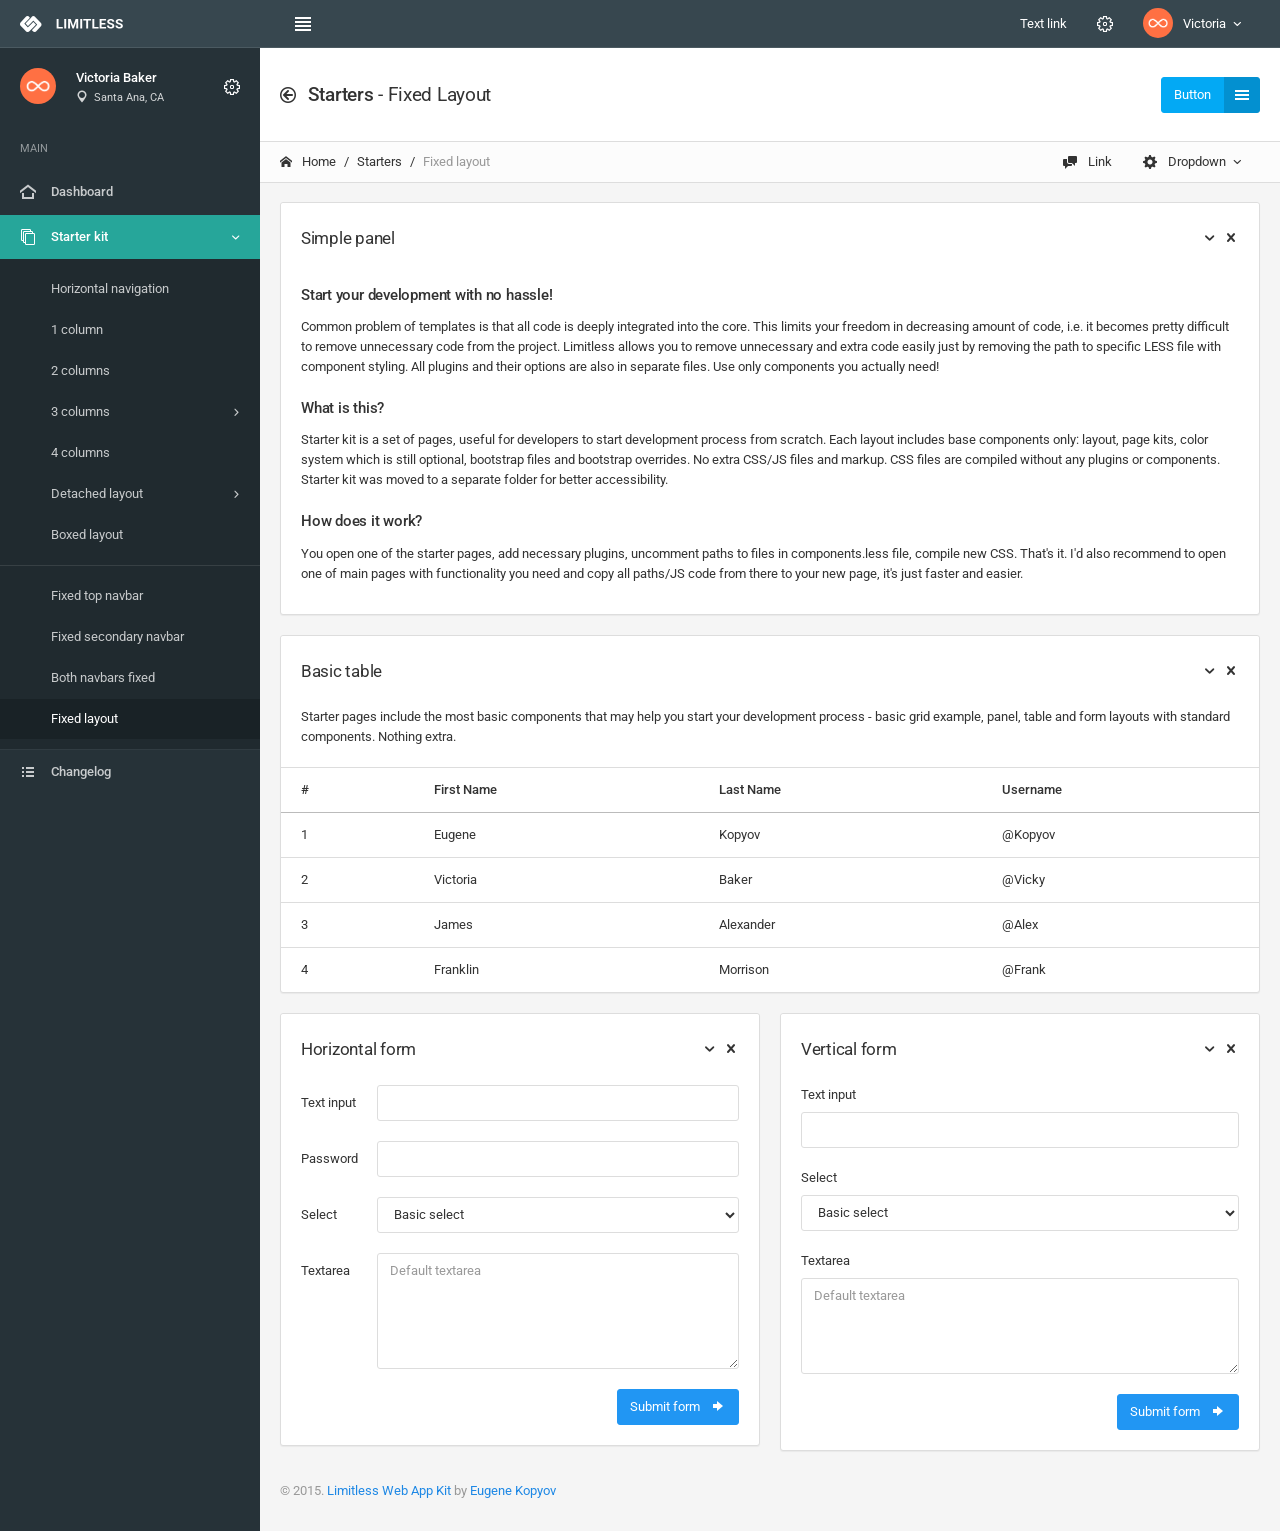
<file: resources/admin/starters/layout_fixed.html>
<!DOCTYPE html>
<html lang="en">
<head>
	<meta charset="utf-8">
	<meta http-equiv="X-UA-Compatible" content="IE=edge">
	<meta name="viewport" content="width=device-width, initial-scale=1">
	<title>Limitless - Responsive Web Application Kit by Eugene Kopyov</title>

	<!-- Global stylesheets -->
	<link href="https://fonts.googleapis.com/css?family=Roboto:400,300,100,500,700,900" rel="stylesheet" type="text/css">
	<link href="assets/css/icons/icomoon/styles.css" rel="stylesheet" type="text/css">
	<link href="assets/css/bootstrap.css" rel="stylesheet" type="text/css">
	<link href="assets/css/core.css" rel="stylesheet" type="text/css">
	<link href="assets/css/components.css" rel="stylesheet" type="text/css">
	<link href="assets/css/colors.css" rel="stylesheet" type="text/css">
	<!-- /global stylesheets -->

	<!-- Core JS files -->
	<script type="text/javascript" src="../assets/js/core/libraries/jquery.min.js"></script>
	<script type="text/javascript" src="../assets/js/core/libraries/bootstrap.min.js"></script>
	<!-- /core JS files -->

	<!-- Theme JS files -->
	<script type="text/javascript" src="../assets/js/plugins/ui/nicescroll.min.js"></script>

	<script type="text/javascript" src="../assets/js/core/app.js"></script>
	<script type="text/javascript" src="../assets/js/pages/layout_fixed_custom.js"></script>
	<!-- /theme JS files -->

</head>

<body class="navbar-top">

	<!-- Main navbar -->
	<div class="navbar navbar-inverse navbar-fixed-top">
		<div class="navbar-header">
			<a class="navbar-brand" href="http://demo.interface.club/limitless/layout_1/LTR/default/starters/index.html"><img src="assets/images/logo_light.png" alt=""></a>

			<ul class="nav navbar-nav pull-right visible-xs-block">
				<li><a data-toggle="collapse" data-target="#navbar-mobile"><i class="icon-tree5"></i></a></li>
				<li><a class="sidebar-mobile-main-toggle"><i class="icon-paragraph-justify3"></i></a></li>
			</ul>
		</div>

		<div class="navbar-collapse collapse" id="navbar-mobile">
			<ul class="nav navbar-nav">
				<li><a class="sidebar-control sidebar-main-toggle hidden-xs"><i class="icon-paragraph-justify3"></i></a></li>
			</ul>

			<ul class="nav navbar-nav navbar-right">
				<li><a href="layout_fixed.html#">Text link</a></li>

				<li>
					<a href="layout_fixed.html#">
						<i class="icon-cog3"></i>
						<span class="visible-xs-inline-block position-right">Icon link</span>
					</a>						
				</li>

				<li class="dropdown dropdown-user">
					<a class="dropdown-toggle" data-toggle="dropdown">
						<img src="assets/images/image.png" alt="">
						<span>Victoria</span>
						<i class="caret"></i>
					</a>

					<ul class="dropdown-menu dropdown-menu-right">
						<li><a href="layout_fixed.html#"><i class="icon-user-plus"></i> My profile</a></li>
						<li><a href="layout_fixed.html#"><i class="icon-coins"></i> My balance</a></li>
						<li><a href="layout_fixed.html#"><span class="badge badge-warning pull-right">58</span> <i class="icon-comment-discussion"></i> Messages</a></li>
						<li class="divider"></li>
						<li><a href="layout_fixed.html#"><i class="icon-cog5"></i> Account settings</a></li>
						<li><a href="layout_fixed.html#"><i class="icon-switch2"></i> Logout</a></li>
					</ul>
				</li>
			</ul>
		</div>
	</div>
	<!-- /main navbar -->


	<!-- Page container -->
	<div class="page-container">

		<!-- Page content -->
		<div class="page-content">

			<!-- Main sidebar -->
			<div class="sidebar sidebar-main sidebar-fixed">
				<div class="sidebar-content">

					<!-- User menu -->
					<div class="sidebar-user">
						<div class="category-content">
							<div class="media">
								<a href="layout_fixed.html#" class="media-left"><img src="assets/images/image.png" class="img-circle img-sm" alt=""></a>
								<div class="media-body">
									<span class="media-heading text-semibold">Victoria Baker</span>
									<div class="text-size-mini text-muted">
										<i class="icon-pin text-size-small"></i> &nbsp;Santa Ana, CA
									</div>
								</div>

								<div class="media-right media-middle">
									<ul class="icons-list">
										<li>
											<a href="layout_fixed.html#"><i class="icon-cog3"></i></a>
										</li>
									</ul>
								</div>
							</div>
						</div>
					</div>
					<!-- /user menu -->


					<!-- Main navigation -->
					<div class="sidebar-category sidebar-category-visible">
						<div class="category-content no-padding">
							<ul class="navigation navigation-main navigation-accordion">

								<!-- Main -->
								<li class="navigation-header"><span>Main</span> <i class="icon-menu" title="Main pages"></i></li>
								<li><a href="../index.html"><i class="icon-home4"></i> <span>Dashboard</span></a></li>
								<li>
									<a href="layout_fixed.html#"><i class="icon-stack"></i> <span>Starter kit</span></a>
									<ul>
										<li><a href="horizontal_nav.html">Horizontal navigation</a></li>
										<li><a href="1_col.html">1 column</a></li>
										<li><a href="2_col.html">2 columns</a></li>
										<li>
											<a href="layout_fixed.html#">3 columns</a>
											<ul>
												<li><a href="3_col_dual.html">Dual sidebars</a></li>
												<li><a href="3_col_double.html">Double sidebars</a></li>
											</ul>
										</li>
										<li><a href="4_col.html">4 columns</a></li>
										<li>
											<a href="layout_fixed.html#">Detached layout</a>
											<ul>
												<li><a href="detached_left.html">Left sidebar</a></li>
												<li><a href="detached_right.html">Right sidebar</a></li>
												<li><a href="detached_sticky.html">Sticky sidebar</a></li>
											</ul>
										</li>
										<li><a href="layout_boxed.html">Boxed layout</a></li>
										<li class="navigation-divider"></li>
										<li><a href="layout_navbar_fixed_main.html">Fixed top navbar</a></li>
										<li><a href="layout_navbar_fixed_secondary.html">Fixed secondary navbar</a></li>
										<li><a href="layout_navbar_fixed_both.html">Both navbars fixed</a></li>
										<li class="active"><a href="layout_fixed.html">Fixed layout</a></li>
									</ul>
								</li>
								<li><a href="../changelog.html"><i class="icon-list-unordered"></i> <span>Changelog</span></a></li>
								<!-- /main -->

							</ul>
						</div>
					</div>
					<!-- /main navigation -->

				</div>
			</div>
			<!-- /main sidebar -->


			<!-- Main content -->
			<div class="content-wrapper">

				<!-- Page header -->
				<div class="page-header page-header-default">
					<div class="page-header-content">
						<div class="page-title">
							<h4><i class="icon-arrow-left52 position-left"></i> <span class="text-semibold">Starters</span> - Fixed Layout</h4>
						</div>

						<div class="heading-elements">
							<a href="layout_fixed.html#" class="btn btn-labeled btn-labeled-right bg-blue heading-btn">Button <b><i class="icon-menu7"></i></b></a>
						</div>
					</div>

					<div class="breadcrumb-line">
						<ul class="breadcrumb">
							<li><a href="http://demo.interface.club/limitless/layout_1/LTR/default/starters/index.html"><i class="icon-home2 position-left"></i> Home</a></li>
							<li><a href="layout_fixed.html">Starters</a></li>
							<li class="active">Fixed layout</li>
						</ul>

						<ul class="breadcrumb-elements">
							<li><a href="layout_fixed.html#"><i class="icon-comment-discussion position-left"></i> Link</a></li>
							<li class="dropdown">
								<a href="layout_fixed.html#" class="dropdown-toggle" data-toggle="dropdown">
									<i class="icon-gear position-left"></i>
									Dropdown
									<span class="caret"></span>
								</a>

								<ul class="dropdown-menu dropdown-menu-right">
									<li><a href="layout_fixed.html#"><i class="icon-user-lock"></i> Account security</a></li>
									<li><a href="layout_fixed.html#"><i class="icon-statistics"></i> Analytics</a></li>
									<li><a href="layout_fixed.html#"><i class="icon-accessibility"></i> Accessibility</a></li>
									<li class="divider"></li>
									<li><a href="layout_fixed.html#"><i class="icon-gear"></i> All settings</a></li>
								</ul>
							</li>
						</ul>
					</div>
				</div>
				<!-- /page header -->


				<!-- Content area -->
				<div class="content">

					<!-- Simple panel -->
					<div class="panel panel-flat">
						<div class="panel-heading">
							<h5 class="panel-title">Simple panel</h5>
							<div class="heading-elements">
								<ul class="icons-list">
			                		<li><a data-action="collapse"></a></li>
			                		<li><a data-action="close"></a></li>
			                	</ul>
		                	</div>
						</div>

						<div class="panel-body">
							<h6 class="text-semibold">Start your development with no hassle!</h6>
							<p class="content-group">Common problem of templates is that all code is deeply integrated into the core. This limits your freedom in decreasing amount of code, i.e. it becomes pretty difficult to remove unnecessary code from the project. Limitless allows you to remove unnecessary and extra code easily just by removing the path to specific LESS file with component styling. All plugins and their options are also in separate files. Use only components you actually need!</p>

							<h6 class="text-semibold">What is this?</h6>
							<p class="content-group">Starter kit is a set of pages, useful for developers to start development process from scratch. Each layout includes base components only: layout, page kits, color system which is still optional, bootstrap files and bootstrap overrides. No extra CSS/JS files and markup. CSS files are compiled without any plugins or components. Starter kit was moved to a separate folder for better accessibility.</p>

							<h6 class="text-semibold">How does it work?</h6>
							<p>You open one of the starter pages, add necessary plugins, uncomment paths to files in components.less file, compile new CSS. That's it. I'd also recommend to open one of main pages with functionality you need and copy all paths/JS code from there to your new page, it's just faster and easier.</p>
						</div>
					</div>
					<!-- /simple panel -->


					<!-- Table -->
					<div class="panel panel-flat">
						<div class="panel-heading">
							<h5 class="panel-title">Basic table</h5>
							<div class="heading-elements">
								<ul class="icons-list">
			                		<li><a data-action="collapse"></a></li>
			                		<li><a data-action="close"></a></li>
			                	</ul>
		                	</div>
	                	</div>

	                	<div class="panel-body">
	                		Starter pages include the most basic components that may help you start your development process - basic grid example, panel, table and form layouts with standard components. Nothing extra.
	                	</div>

						<div class="table-responsive">
							<table class="table">
								<thead>
									<tr>
										<th>#</th>
										<th>First Name</th>
										<th>Last Name</th>
										<th>Username</th>
									</tr>
								</thead>
								<tbody>
									<tr>
										<td>1</td>
										<td>Eugene</td>
										<td>Kopyov</td>
										<td>@Kopyov</td>
									</tr>
									<tr>
										<td>2</td>
										<td>Victoria</td>
										<td>Baker</td>
										<td>@Vicky</td>
									</tr>
									<tr>
										<td>3</td>
										<td>James</td>
										<td>Alexander</td>
										<td>@Alex</td>
									</tr>
									<tr>
										<td>4</td>
										<td>Franklin</td>
										<td>Morrison</td>
										<td>@Frank</td>
									</tr>
								</tbody>
							</table>
						</div>
					</div>
					<!-- /table -->


					<!-- Grid -->
					<div class="row">
						<div class="col-md-6">

							<!-- Horizontal form -->
							<div class="panel panel-flat">
								<div class="panel-heading">
									<h5 class="panel-title">Horizontal form</h5>
									<div class="heading-elements">
										<ul class="icons-list">
					                		<li><a data-action="collapse"></a></li>
					                		<li><a data-action="close"></a></li>
					                	</ul>
				                	</div>
			                	</div>

								<div class="panel-body">
									<form class="form-horizontal" action="#">
										<div class="form-group">
											<label class="control-label col-lg-2">Text input</label>
											<div class="col-lg-10">
												<input type="text" class="form-control">
											</div>
										</div>

										<div class="form-group">
											<label class="control-label col-lg-2">Password</label>
											<div class="col-lg-10">
												<input type="password" class="form-control">
											</div>
										</div>

				                        <div class="form-group">
				                        	<label class="control-label col-lg-2">Select</label>
				                        	<div class="col-lg-10">
					                            <select name="select" class="form-control">
					                                <option value="opt1">Basic select</option>
					                                <option value="opt2">Option 2</option>
					                                <option value="opt3">Option 3</option>
					                                <option value="opt4">Option 4</option>
					                                <option value="opt5">Option 5</option>
					                                <option value="opt6">Option 6</option>
					                                <option value="opt7">Option 7</option>
					                                <option value="opt8">Option 8</option>
					                            </select>
				                            </div>
				                        </div>

										<div class="form-group">
											<label class="control-label col-lg-2">Textarea</label>
											<div class="col-lg-10">
												<textarea rows="5" cols="5" class="form-control" placeholder="Default textarea"></textarea>
											</div>
										</div>

										<div class="text-right">
											<button type="submit" class="btn btn-primary">Submit form <i class="icon-arrow-right14 position-right"></i></button>
										</div>
									</form>
								</div>
							</div>
							<!-- /horizotal form -->

						</div>

						<div class="col-md-6">

							<!-- Vertical form -->
							<div class="panel panel-flat">
								<div class="panel-heading">
									<h5 class="panel-title">Vertical form</h5>
									<div class="heading-elements">
										<ul class="icons-list">
					                		<li><a data-action="collapse"></a></li>
					                		<li><a data-action="close"></a></li>
					                	</ul>
				                	</div>
			                	</div>

								<div class="panel-body">
									<form action="#">
										<div class="form-group">
											<label>Text input</label>
											<input type="text" class="form-control">
										</div>

				                        <div class="form-group">
				                        	<label>Select</label>
				                            <select name="select" class="form-control">
				                                <option value="opt1">Basic select</option>
				                                <option value="opt2">Option 2</option>
				                                <option value="opt3">Option 3</option>
				                                <option value="opt4">Option 4</option>
				                                <option value="opt5">Option 5</option>
				                                <option value="opt6">Option 6</option>
				                                <option value="opt7">Option 7</option>
				                                <option value="opt8">Option 8</option>
				                            </select>
				                        </div>

										<div class="form-group">
											<label>Textarea</label>
											<textarea rows="4" cols="4" class="form-control" placeholder="Default textarea"></textarea>
										</div>

										<div class="text-right">
											<button type="submit" class="btn btn-primary">Submit form <i class="icon-arrow-right14 position-right"></i></button>
										</div>
									</form>
								</div>
							</div>
							<!-- /vertical form -->

						</div>
					</div>
					<!-- /grid -->


					<!-- Footer -->
					<div class="footer text-muted">
						&copy; 2015. <a href="layout_fixed.html#">Limitless Web App Kit</a> by <a href="http://themeforest.net/user/Kopyov" target="_blank">Eugene Kopyov</a>
					</div>
					<!-- /footer -->

				</div>
				<!-- /content area -->

			</div>
			<!-- /main content -->

		</div>
		<!-- /page content -->

	</div>
	<!-- /page container -->

</body>
</html>
</file>
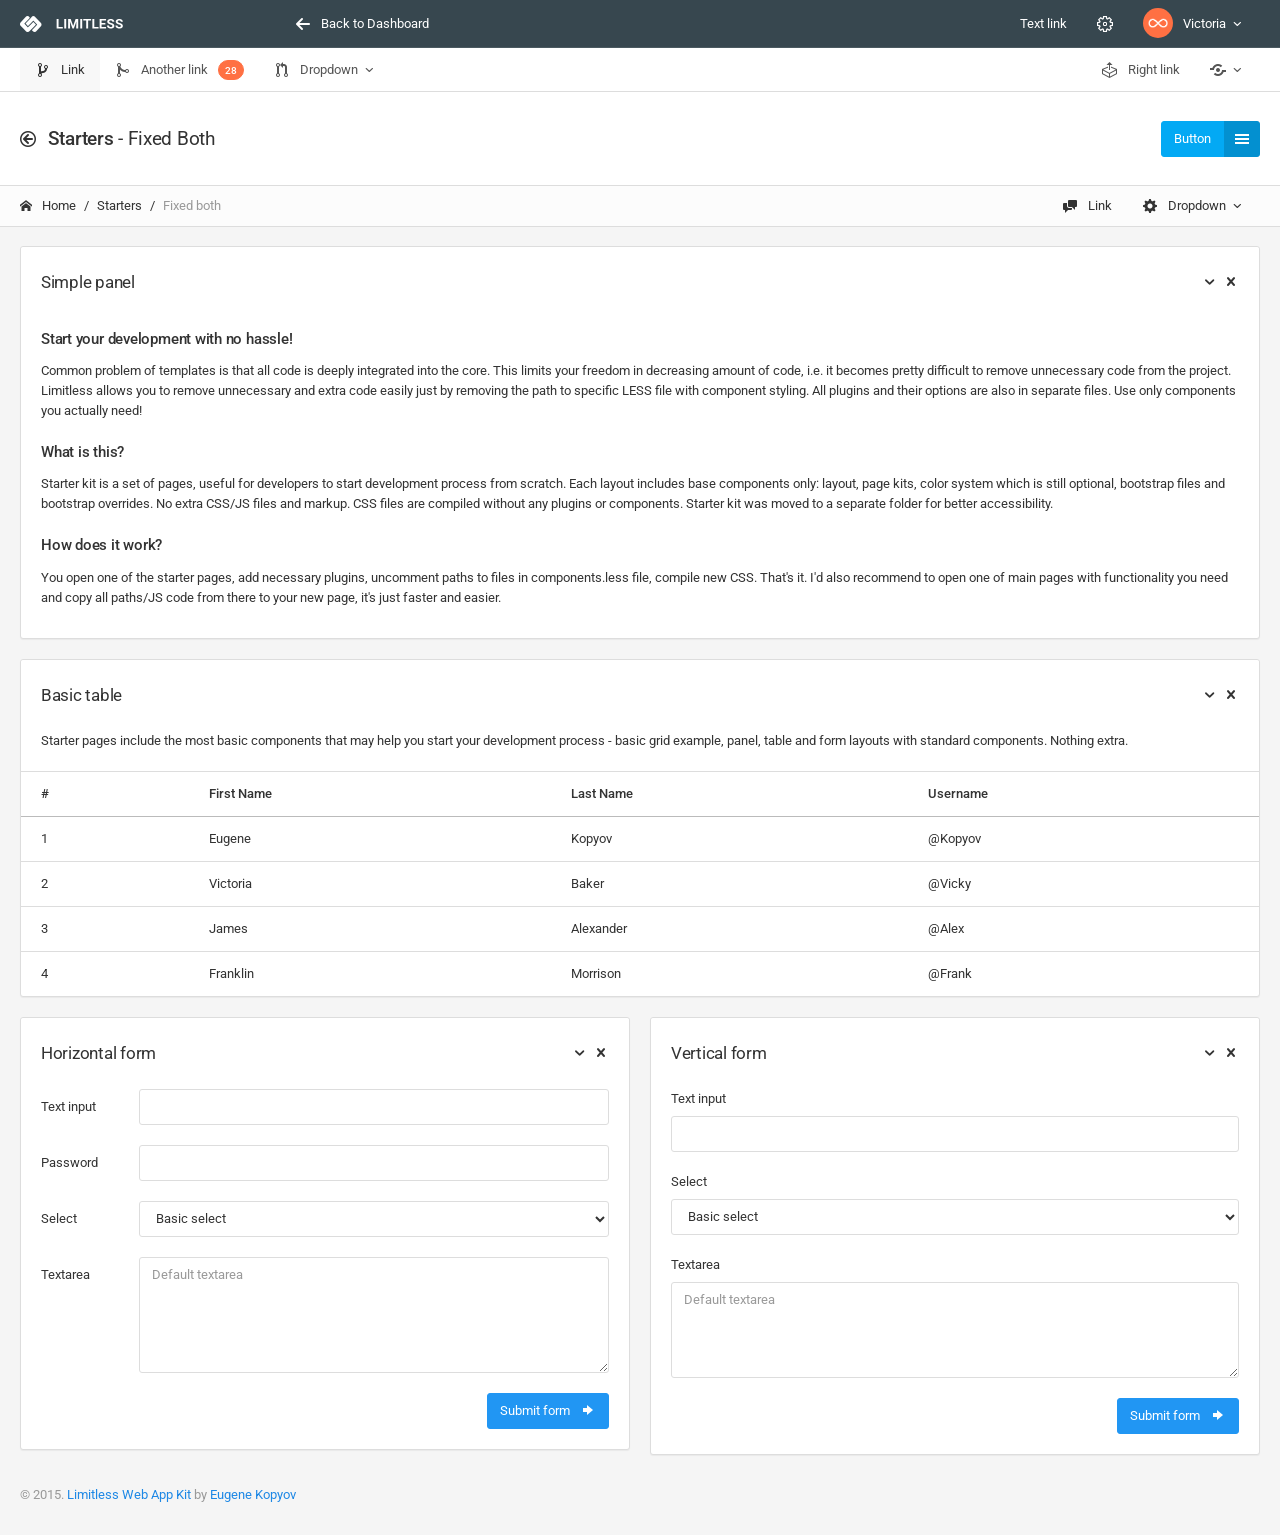
<file: resources/admin/starters/layout_navbar_fixed_both.html>
<!DOCTYPE html>
<html lang="en">
<head>
	<meta charset="utf-8">
	<meta http-equiv="X-UA-Compatible" content="IE=edge">
	<meta name="viewport" content="width=device-width, initial-scale=1">
	<title>Limitless - Responsive Web Application Kit by Eugene Kopyov</title>

	<!-- Global stylesheets -->
	<link href="https://fonts.googleapis.com/css?family=Roboto:400,300,100,500,700,900" rel="stylesheet" type="text/css">
	<link href="assets/css/icons/icomoon/styles.css" rel="stylesheet" type="text/css">
	<link href="assets/css/bootstrap.css" rel="stylesheet" type="text/css">
	<link href="assets/css/core.css" rel="stylesheet" type="text/css">
	<link href="assets/css/components.css" rel="stylesheet" type="text/css">
	<link href="assets/css/colors.css" rel="stylesheet" type="text/css">
	<!-- /global stylesheets -->

	<!-- Core JS files -->
	<script type="text/javascript" src="../assets/js/core/libraries/jquery.min.js"></script>
	<script type="text/javascript" src="../assets/js/core/libraries/bootstrap.min.js"></script>
	<!-- /core JS files -->

	<!-- Theme JS files -->
	<script type="text/javascript" src="../assets/js/core/app.js"></script>
	<!-- /theme JS files -->

</head>

<body class="navbar-top-md-xs">

	<!-- Multiple navbars wrapper -->
	<div class="navbar-fixed-top">

		<!-- Main navbar -->
		<div class="navbar navbar-inverse">
			<div class="navbar-header">
				<a class="navbar-brand" href="http://demo.interface.club/limitless/layout_1/LTR/default/starters/index.html"><img src="assets/images/logo_light.png" alt=""></a>

				<ul class="nav navbar-nav pull-right visible-xs-block">
					<li><a data-toggle="collapse" data-target="#navbar-mobile"><i class="icon-tree5"></i></a></li>
				</ul>
			</div>

			<div class="navbar-collapse collapse" id="navbar-mobile">
				<ul class="nav navbar-nav">
					<li><a href="../index.html"><i class="icon-arrow-left8 position-left"></i> Back to Dashboard</a></li>
				</ul>

				<ul class="nav navbar-nav navbar-right">
					<li><a href="layout_navbar_fixed_both.html#">Text link</a></li>

					<li>
						<a href="layout_navbar_fixed_both.html#">
							<i class="icon-cog3"></i>
							<span class="visible-xs-inline-block position-right">Icon link</span>
						</a>						
					</li>

					<li class="dropdown dropdown-user">
						<a class="dropdown-toggle" data-toggle="dropdown">
							<img src="assets/images/image.png" alt="">
							<span>Victoria</span>
							<i class="caret"></i>
						</a>

						<ul class="dropdown-menu dropdown-menu-right">
							<li><a href="layout_navbar_fixed_both.html#"><i class="icon-user-plus"></i> My profile</a></li>
							<li><a href="layout_navbar_fixed_both.html#"><i class="icon-coins"></i> My balance</a></li>
							<li><a href="layout_navbar_fixed_both.html#"><span class="badge badge-warning pull-right">58</span> <i class="icon-comment-discussion"></i> Messages</a></li>
							<li class="divider"></li>
							<li><a href="layout_navbar_fixed_both.html#"><i class="icon-cog5"></i> Account settings</a></li>
							<li><a href="layout_navbar_fixed_both.html#"><i class="icon-switch2"></i> Logout</a></li>
						</ul>
					</li>
				</ul>
			</div>
		</div>
		<!-- /main navbar -->


		<!-- Second navbar -->
		<div class="navbar navbar-default navbar-xs">
			<ul class="nav navbar-nav no-border visible-xs-block">
				<li><a class="text-center collapsed" data-toggle="collapse" data-target="#navbar-second-toggle"><i class="icon-circle-down2"></i></a></li>
			</ul>

			<div class="navbar-collapse collapse" id="navbar-second-toggle">
				<ul class="nav navbar-nav">
					<li class="active"><a href="layout_navbar_fixed_both.html#"><i class="icon-git-branch position-left"></i> Link</a></li>
					<li><a href="layout_navbar_fixed_both.html#"><i class="icon-git-merge position-left"></i> Another link <span class="badge bg-warning-400 badge-inline position-right">28</span></a></li>
					<li>
						<a href="layout_navbar_fixed_both.html#" class="dropdown-toggle" data-toggle="dropdown"><i class="icon-git-pull-request position-left"></i> Dropdown <span class="caret"></span></a>

						<ul class="dropdown-menu">
							<li><a href="layout_navbar_fixed_both.html#">Action</a></li>
							<li><a href="layout_navbar_fixed_both.html#">Another action</a></li>
							<li><a href="layout_navbar_fixed_both.html#">Something else here</a></li>
							<li class="divider"></li>
							<li><a href="layout_navbar_fixed_both.html#">One more separated line</a></li>
						</ul>
					</li>
				</ul>

				<ul class="nav navbar-nav navbar-right">
					<li><a href="layout_navbar_fixed_both.html#"><i class="icon-upload10 position-left"></i> Right link</a></li>
					<li class="dropdown">
						<a href="layout_navbar_fixed_both.html#" class="dropdown-toggle" data-toggle="dropdown">
							<i class="icon-share4"></i>
							<span class="visible-xs-inline-block position-right">Share</span>
							<span class="caret"></span>
						</a>

						<ul class="dropdown-menu dropdown-menu-right">
							<li><a href="layout_navbar_fixed_both.html#">Action</a></li>
							<li><a href="layout_navbar_fixed_both.html#">Another action</a></li>
							<li><a href="layout_navbar_fixed_both.html#">Something else here</a></li>
							<li class="divider"></li>
							<li><a href="layout_navbar_fixed_both.html#">One more separated line</a></li>
						</ul>
					</li>
				</ul>
			</div>
		</div>
		<!-- /second navbar -->

	</div>
	<!-- /multiple navbars wrapper -->


	<!-- Page container -->
	<div class="page-container">

		<!-- Page content -->
		<div class="page-content">

			<!-- Main content -->
			<div class="content-wrapper">

				<!-- Page header -->
				<div class="page-header page-header-default">
					<div class="page-header-content">
						<div class="page-title">
							<h4><i class="icon-arrow-left52 position-left"></i> <span class="text-semibold">Starters</span> - Fixed Both</h4>
						</div>

						<div class="heading-elements">
							<a href="layout_navbar_fixed_both.html#" class="btn btn-labeled btn-labeled-right bg-blue heading-btn">Button <b><i class="icon-menu7"></i></b></a>
						</div>
					</div>

					<div class="breadcrumb-line">
						<ul class="breadcrumb">
							<li><a href="http://demo.interface.club/limitless/layout_1/LTR/default/starters/index.html"><i class="icon-home2 position-left"></i> Home</a></li>
							<li><a href="layout_navbar_fixed_both.html">Starters</a></li>
							<li class="active">Fixed both</li>
						</ul>

						<ul class="breadcrumb-elements">
							<li><a href="layout_navbar_fixed_both.html#"><i class="icon-comment-discussion position-left"></i> Link</a></li>
							<li class="dropdown">
								<a href="layout_navbar_fixed_both.html#" class="dropdown-toggle" data-toggle="dropdown">
									<i class="icon-gear position-left"></i>
									Dropdown
									<span class="caret"></span>
								</a>

								<ul class="dropdown-menu dropdown-menu-right">
									<li><a href="layout_navbar_fixed_both.html#"><i class="icon-user-lock"></i> Account security</a></li>
									<li><a href="layout_navbar_fixed_both.html#"><i class="icon-statistics"></i> Analytics</a></li>
									<li><a href="layout_navbar_fixed_both.html#"><i class="icon-accessibility"></i> Accessibility</a></li>
									<li class="divider"></li>
									<li><a href="layout_navbar_fixed_both.html#"><i class="icon-gear"></i> All settings</a></li>
								</ul>
							</li>
						</ul>
					</div>
				</div>
				<!-- /page header -->


				<!-- Content area -->
				<div class="content">

					<!-- Simple panel -->
					<div class="panel panel-flat">
						<div class="panel-heading">
							<h5 class="panel-title">Simple panel</h5>
							<div class="heading-elements">
								<ul class="icons-list">
			                		<li><a data-action="collapse"></a></li>
			                		<li><a data-action="close"></a></li>
			                	</ul>
		                	</div>
						</div>

						<div class="panel-body">
							<h6 class="text-semibold">Start your development with no hassle!</h6>
							<p class="content-group">Common problem of templates is that all code is deeply integrated into the core. This limits your freedom in decreasing amount of code, i.e. it becomes pretty difficult to remove unnecessary code from the project. Limitless allows you to remove unnecessary and extra code easily just by removing the path to specific LESS file with component styling. All plugins and their options are also in separate files. Use only components you actually need!</p>

							<h6 class="text-semibold">What is this?</h6>
							<p class="content-group">Starter kit is a set of pages, useful for developers to start development process from scratch. Each layout includes base components only: layout, page kits, color system which is still optional, bootstrap files and bootstrap overrides. No extra CSS/JS files and markup. CSS files are compiled without any plugins or components. Starter kit was moved to a separate folder for better accessibility.</p>

							<h6 class="text-semibold">How does it work?</h6>
							<p>You open one of the starter pages, add necessary plugins, uncomment paths to files in components.less file, compile new CSS. That's it. I'd also recommend to open one of main pages with functionality you need and copy all paths/JS code from there to your new page, it's just faster and easier.</p>
						</div>
					</div>
					<!-- /simple panel -->


					<!-- Table -->
					<div class="panel panel-flat">
						<div class="panel-heading">
							<h5 class="panel-title">Basic table</h5>
							<div class="heading-elements">
								<ul class="icons-list">
			                		<li><a data-action="collapse"></a></li>
			                		<li><a data-action="close"></a></li>
			                	</ul>
		                	</div>
	                	</div>

	                	<div class="panel-body">
	                		Starter pages include the most basic components that may help you start your development process - basic grid example, panel, table and form layouts with standard components. Nothing extra.
	                	</div>

						<div class="table-responsive">
							<table class="table">
								<thead>
									<tr>
										<th>#</th>
										<th>First Name</th>
										<th>Last Name</th>
										<th>Username</th>
									</tr>
								</thead>
								<tbody>
									<tr>
										<td>1</td>
										<td>Eugene</td>
										<td>Kopyov</td>
										<td>@Kopyov</td>
									</tr>
									<tr>
										<td>2</td>
										<td>Victoria</td>
										<td>Baker</td>
										<td>@Vicky</td>
									</tr>
									<tr>
										<td>3</td>
										<td>James</td>
										<td>Alexander</td>
										<td>@Alex</td>
									</tr>
									<tr>
										<td>4</td>
										<td>Franklin</td>
										<td>Morrison</td>
										<td>@Frank</td>
									</tr>
								</tbody>
							</table>
						</div>
					</div>
					<!-- /table -->


					<!-- Grid -->
					<div class="row">
						<div class="col-md-6">

							<!-- Horizontal form -->
							<div class="panel panel-flat">
								<div class="panel-heading">
									<h5 class="panel-title">Horizontal form</h5>
									<div class="heading-elements">
										<ul class="icons-list">
					                		<li><a data-action="collapse"></a></li>
					                		<li><a data-action="close"></a></li>
					                	</ul>
				                	</div>
			                	</div>

								<div class="panel-body">
									<form class="form-horizontal" action="#">
										<div class="form-group">
											<label class="control-label col-lg-2">Text input</label>
											<div class="col-lg-10">
												<input type="text" class="form-control">
											</div>
										</div>

										<div class="form-group">
											<label class="control-label col-lg-2">Password</label>
											<div class="col-lg-10">
												<input type="password" class="form-control">
											</div>
										</div>

				                        <div class="form-group">
				                        	<label class="control-label col-lg-2">Select</label>
				                        	<div class="col-lg-10">
					                            <select name="select" class="form-control">
					                                <option value="opt1">Basic select</option>
					                                <option value="opt2">Option 2</option>
					                                <option value="opt3">Option 3</option>
					                                <option value="opt4">Option 4</option>
					                                <option value="opt5">Option 5</option>
					                                <option value="opt6">Option 6</option>
					                                <option value="opt7">Option 7</option>
					                                <option value="opt8">Option 8</option>
					                            </select>
				                            </div>
				                        </div>

										<div class="form-group">
											<label class="control-label col-lg-2">Textarea</label>
											<div class="col-lg-10">
												<textarea rows="5" cols="5" class="form-control" placeholder="Default textarea"></textarea>
											</div>
										</div>

										<div class="text-right">
											<button type="submit" class="btn btn-primary">Submit form <i class="icon-arrow-right14 position-right"></i></button>
										</div>
									</form>
								</div>
							</div>
							<!-- /horizotal form -->

						</div>

						<div class="col-md-6">

							<!-- Vertical form -->
							<div class="panel panel-flat">
								<div class="panel-heading">
									<h5 class="panel-title">Vertical form</h5>
									<div class="heading-elements">
										<ul class="icons-list">
					                		<li><a data-action="collapse"></a></li>
					                		<li><a data-action="close"></a></li>
					                	</ul>
				                	</div>
			                	</div>

								<div class="panel-body">
									<form action="#">
										<div class="form-group">
											<label>Text input</label>
											<input type="text" class="form-control">
										</div>

				                        <div class="form-group">
				                        	<label>Select</label>
				                            <select name="select" class="form-control">
				                                <option value="opt1">Basic select</option>
				                                <option value="opt2">Option 2</option>
				                                <option value="opt3">Option 3</option>
				                                <option value="opt4">Option 4</option>
				                                <option value="opt5">Option 5</option>
				                                <option value="opt6">Option 6</option>
				                                <option value="opt7">Option 7</option>
				                                <option value="opt8">Option 8</option>
				                            </select>
				                        </div>

										<div class="form-group">
											<label>Textarea</label>
											<textarea rows="4" cols="4" class="form-control" placeholder="Default textarea"></textarea>
										</div>

										<div class="text-right">
											<button type="submit" class="btn btn-primary">Submit form <i class="icon-arrow-right14 position-right"></i></button>
										</div>
									</form>
								</div>
							</div>
							<!-- /vertical form -->

						</div>
					</div>
					<!-- /grid -->


					<!-- Footer -->
					<div class="footer text-muted">
						&copy; 2015. <a href="layout_navbar_fixed_both.html#">Limitless Web App Kit</a> by <a href="http://themeforest.net/user/Kopyov" target="_blank">Eugene Kopyov</a>
					</div>
					<!-- /footer -->

				</div>
				<!-- /content area -->

			</div>
			<!-- /main content -->

		</div>
		<!-- /page content -->

	</div>
	<!-- /page container -->

</body>
</html>
</file>
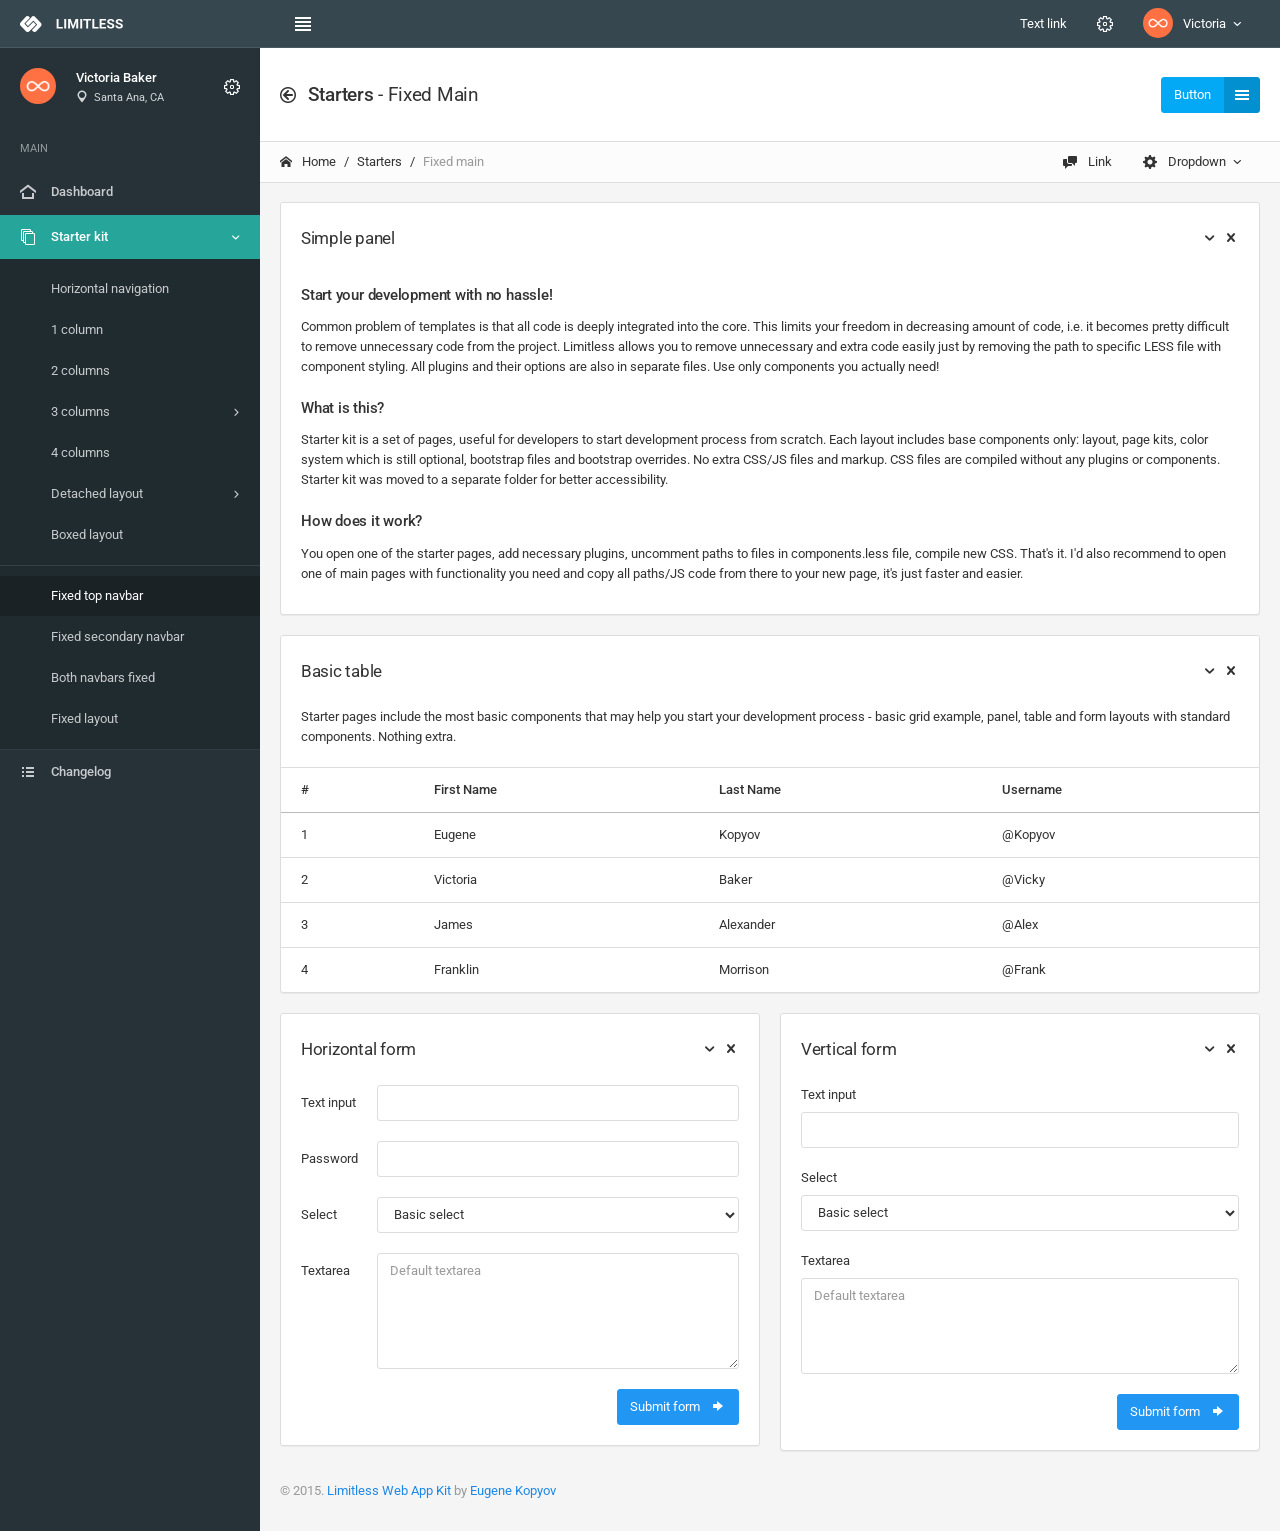
<file: resources/admin/starters/layout_navbar_fixed_main.html>
<!DOCTYPE html>
<html lang="en">
<head>
	<meta charset="utf-8">
	<meta http-equiv="X-UA-Compatible" content="IE=edge">
	<meta name="viewport" content="width=device-width, initial-scale=1">
	<title>Limitless - Responsive Web Application Kit by Eugene Kopyov</title>

	<!-- Global stylesheets -->
	<link href="https://fonts.googleapis.com/css?family=Roboto:400,300,100,500,700,900" rel="stylesheet" type="text/css">
	<link href="assets/css/icons/icomoon/styles.css" rel="stylesheet" type="text/css">
	<link href="assets/css/bootstrap.css" rel="stylesheet" type="text/css">
	<link href="assets/css/core.css" rel="stylesheet" type="text/css">
	<link href="assets/css/components.css" rel="stylesheet" type="text/css">
	<link href="assets/css/colors.css" rel="stylesheet" type="text/css">
	<!-- /global stylesheets -->

	<!-- Core JS files -->
	<script type="text/javascript" src="../assets/js/core/libraries/jquery.min.js"></script>
	<script type="text/javascript" src="../assets/js/core/libraries/bootstrap.min.js"></script>
	<!-- /core JS files -->

	<!-- Theme JS files -->
	<script type="text/javascript" src="../assets/js/core/app.js"></script>
	<!-- /theme JS files -->

</head>

<body class="navbar-top">

	<!-- Main navbar -->
	<div class="navbar navbar-inverse navbar-fixed-top">
		<div class="navbar-header">
			<a class="navbar-brand" href="http://demo.interface.club/limitless/layout_1/LTR/default/starters/index.html"><img src="assets/images/logo_light.png" alt=""></a>

			<ul class="nav navbar-nav pull-right visible-xs-block">
				<li><a data-toggle="collapse" data-target="#navbar-mobile"><i class="icon-tree5"></i></a></li>
				<li><a class="sidebar-mobile-main-toggle"><i class="icon-paragraph-justify3"></i></a></li>
			</ul>
		</div>

		<div class="navbar-collapse collapse" id="navbar-mobile">
			<ul class="nav navbar-nav">
				<li><a class="sidebar-control sidebar-main-toggle hidden-xs"><i class="icon-paragraph-justify3"></i></a></li>
			</ul>

			<ul class="nav navbar-nav navbar-right">
				<li><a href="layout_navbar_fixed_main.html#">Text link</a></li>

				<li>
					<a href="layout_navbar_fixed_main.html#">
						<i class="icon-cog3"></i>
						<span class="visible-xs-inline-block position-right">Icon link</span>
					</a>						
				</li>

				<li class="dropdown dropdown-user">
					<a class="dropdown-toggle" data-toggle="dropdown">
						<img src="assets/images/image.png" alt="">
						<span>Victoria</span>
						<i class="caret"></i>
					</a>

					<ul class="dropdown-menu dropdown-menu-right">
						<li><a href="layout_navbar_fixed_main.html#"><i class="icon-user-plus"></i> My profile</a></li>
						<li><a href="layout_navbar_fixed_main.html#"><i class="icon-coins"></i> My balance</a></li>
						<li><a href="layout_navbar_fixed_main.html#"><span class="badge badge-warning pull-right">58</span> <i class="icon-comment-discussion"></i> Messages</a></li>
						<li class="divider"></li>
						<li><a href="layout_navbar_fixed_main.html#"><i class="icon-cog5"></i> Account settings</a></li>
						<li><a href="layout_navbar_fixed_main.html#"><i class="icon-switch2"></i> Logout</a></li>
					</ul>
				</li>
			</ul>
		</div>
	</div>
	<!-- /main navbar -->


	<!-- Page container -->
	<div class="page-container">

		<!-- Page content -->
		<div class="page-content">

			<!-- Main sidebar -->
			<div class="sidebar sidebar-main">
				<div class="sidebar-content">

					<!-- User menu -->
					<div class="sidebar-user">
						<div class="category-content">
							<div class="media">
								<a href="layout_navbar_fixed_main.html#" class="media-left"><img src="assets/images/image.png" class="img-circle img-sm" alt=""></a>
								<div class="media-body">
									<span class="media-heading text-semibold">Victoria Baker</span>
									<div class="text-size-mini text-muted">
										<i class="icon-pin text-size-small"></i> &nbsp;Santa Ana, CA
									</div>
								</div>

								<div class="media-right media-middle">
									<ul class="icons-list">
										<li>
											<a href="layout_navbar_fixed_main.html#"><i class="icon-cog3"></i></a>
										</li>
									</ul>
								</div>
							</div>
						</div>
					</div>
					<!-- /user menu -->


					<!-- Main navigation -->
					<div class="sidebar-category sidebar-category-visible">
						<div class="category-content no-padding">
							<ul class="navigation navigation-main navigation-accordion">

								<!-- Main -->
								<li class="navigation-header"><span>Main</span> <i class="icon-menu" title="Main pages"></i></li>
								<li><a href="../index.html"><i class="icon-home4"></i> <span>Dashboard</span></a></li>
								<li>
									<a href="layout_navbar_fixed_main.html#"><i class="icon-stack"></i> <span>Starter kit</span></a>
									<ul>
										<li><a href="horizontal_nav.html">Horizontal navigation</a></li>
										<li><a href="1_col.html">1 column</a></li>
										<li><a href="2_col.html">2 columns</a></li>
										<li>
											<a href="layout_navbar_fixed_main.html#">3 columns</a>
											<ul>
												<li><a href="3_col_dual.html">Dual sidebars</a></li>
												<li><a href="3_col_double.html">Double sidebars</a></li>
											</ul>
										</li>
										<li><a href="4_col.html">4 columns</a></li>
										<li>
											<a href="layout_navbar_fixed_main.html#">Detached layout</a>
											<ul>
												<li><a href="detached_left.html">Left sidebar</a></li>
												<li><a href="detached_right.html">Right sidebar</a></li>
												<li><a href="detached_sticky.html">Sticky sidebar</a></li>
											</ul>
										</li>
										<li><a href="layout_boxed.html">Boxed layout</a></li>
										<li class="navigation-divider"></li>
										<li class="active"><a href="layout_navbar_fixed_main.html">Fixed top navbar</a></li>
										<li><a href="layout_navbar_fixed_secondary.html">Fixed secondary navbar</a></li>
										<li><a href="layout_navbar_fixed_both.html">Both navbars fixed</a></li>
										<li><a href="layout_fixed.html">Fixed layout</a></li>
									</ul>
								</li>
								<li><a href="../changelog.html"><i class="icon-list-unordered"></i> <span>Changelog</span></a></li>
								<!-- /main -->

							</ul>
						</div>
					</div>
					<!-- /main navigation -->

				</div>
			</div>
			<!-- /main sidebar -->


			<!-- Main content -->
			<div class="content-wrapper">

				<!-- Page header -->
				<div class="page-header page-header-default">
					<div class="page-header-content">
						<div class="page-title">
							<h4><i class="icon-arrow-left52 position-left"></i> <span class="text-semibold">Starters</span> - Fixed Main</h4>
						</div>

						<div class="heading-elements">
							<a href="layout_navbar_fixed_main.html#" class="btn btn-labeled btn-labeled-right bg-blue heading-btn">Button <b><i class="icon-menu7"></i></b></a>
						</div>
					</div>

					<div class="breadcrumb-line">
						<ul class="breadcrumb">
							<li><a href="http://demo.interface.club/limitless/layout_1/LTR/default/starters/index.html"><i class="icon-home2 position-left"></i> Home</a></li>
							<li><a href="layout_navbar_fixed_main.html">Starters</a></li>
							<li class="active">Fixed main</li>
						</ul>

						<ul class="breadcrumb-elements">
							<li><a href="layout_navbar_fixed_main.html#"><i class="icon-comment-discussion position-left"></i> Link</a></li>
							<li class="dropdown">
								<a href="layout_navbar_fixed_main.html#" class="dropdown-toggle" data-toggle="dropdown">
									<i class="icon-gear position-left"></i>
									Dropdown
									<span class="caret"></span>
								</a>

								<ul class="dropdown-menu dropdown-menu-right">
									<li><a href="layout_navbar_fixed_main.html#"><i class="icon-user-lock"></i> Account security</a></li>
									<li><a href="layout_navbar_fixed_main.html#"><i class="icon-statistics"></i> Analytics</a></li>
									<li><a href="layout_navbar_fixed_main.html#"><i class="icon-accessibility"></i> Accessibility</a></li>
									<li class="divider"></li>
									<li><a href="layout_navbar_fixed_main.html#"><i class="icon-gear"></i> All settings</a></li>
								</ul>
							</li>
						</ul>
					</div>
				</div>
				<!-- /page header -->


				<!-- Content area -->
				<div class="content">

					<!-- Simple panel -->
					<div class="panel panel-flat">
						<div class="panel-heading">
							<h5 class="panel-title">Simple panel</h5>
							<div class="heading-elements">
								<ul class="icons-list">
			                		<li><a data-action="collapse"></a></li>
			                		<li><a data-action="close"></a></li>
			                	</ul>
		                	</div>
						</div>

						<div class="panel-body">
							<h6 class="text-semibold">Start your development with no hassle!</h6>
							<p class="content-group">Common problem of templates is that all code is deeply integrated into the core. This limits your freedom in decreasing amount of code, i.e. it becomes pretty difficult to remove unnecessary code from the project. Limitless allows you to remove unnecessary and extra code easily just by removing the path to specific LESS file with component styling. All plugins and their options are also in separate files. Use only components you actually need!</p>

							<h6 class="text-semibold">What is this?</h6>
							<p class="content-group">Starter kit is a set of pages, useful for developers to start development process from scratch. Each layout includes base components only: layout, page kits, color system which is still optional, bootstrap files and bootstrap overrides. No extra CSS/JS files and markup. CSS files are compiled without any plugins or components. Starter kit was moved to a separate folder for better accessibility.</p>

							<h6 class="text-semibold">How does it work?</h6>
							<p>You open one of the starter pages, add necessary plugins, uncomment paths to files in components.less file, compile new CSS. That's it. I'd also recommend to open one of main pages with functionality you need and copy all paths/JS code from there to your new page, it's just faster and easier.</p>
						</div>
					</div>
					<!-- /simple panel -->


					<!-- Table -->
					<div class="panel panel-flat">
						<div class="panel-heading">
							<h5 class="panel-title">Basic table</h5>
							<div class="heading-elements">
								<ul class="icons-list">
			                		<li><a data-action="collapse"></a></li>
			                		<li><a data-action="close"></a></li>
			                	</ul>
		                	</div>
	                	</div>

	                	<div class="panel-body">
	                		Starter pages include the most basic components that may help you start your development process - basic grid example, panel, table and form layouts with standard components. Nothing extra.
	                	</div>

						<div class="table-responsive">
							<table class="table">
								<thead>
									<tr>
										<th>#</th>
										<th>First Name</th>
										<th>Last Name</th>
										<th>Username</th>
									</tr>
								</thead>
								<tbody>
									<tr>
										<td>1</td>
										<td>Eugene</td>
										<td>Kopyov</td>
										<td>@Kopyov</td>
									</tr>
									<tr>
										<td>2</td>
										<td>Victoria</td>
										<td>Baker</td>
										<td>@Vicky</td>
									</tr>
									<tr>
										<td>3</td>
										<td>James</td>
										<td>Alexander</td>
										<td>@Alex</td>
									</tr>
									<tr>
										<td>4</td>
										<td>Franklin</td>
										<td>Morrison</td>
										<td>@Frank</td>
									</tr>
								</tbody>
							</table>
						</div>
					</div>
					<!-- /table -->


					<!-- Grid -->
					<div class="row">
						<div class="col-md-6">

							<!-- Horizontal form -->
							<div class="panel panel-flat">
								<div class="panel-heading">
									<h5 class="panel-title">Horizontal form</h5>
									<div class="heading-elements">
										<ul class="icons-list">
					                		<li><a data-action="collapse"></a></li>
					                		<li><a data-action="close"></a></li>
					                	</ul>
				                	</div>
			                	</div>

								<div class="panel-body">
									<form class="form-horizontal" action="#">
										<div class="form-group">
											<label class="control-label col-lg-2">Text input</label>
											<div class="col-lg-10">
												<input type="text" class="form-control">
											</div>
										</div>

										<div class="form-group">
											<label class="control-label col-lg-2">Password</label>
											<div class="col-lg-10">
												<input type="password" class="form-control">
											</div>
										</div>

				                        <div class="form-group">
				                        	<label class="control-label col-lg-2">Select</label>
				                        	<div class="col-lg-10">
					                            <select name="select" class="form-control">
					                                <option value="opt1">Basic select</option>
					                                <option value="opt2">Option 2</option>
					                                <option value="opt3">Option 3</option>
					                                <option value="opt4">Option 4</option>
					                                <option value="opt5">Option 5</option>
					                                <option value="opt6">Option 6</option>
					                                <option value="opt7">Option 7</option>
					                                <option value="opt8">Option 8</option>
					                            </select>
				                            </div>
				                        </div>

										<div class="form-group">
											<label class="control-label col-lg-2">Textarea</label>
											<div class="col-lg-10">
												<textarea rows="5" cols="5" class="form-control" placeholder="Default textarea"></textarea>
											</div>
										</div>

										<div class="text-right">
											<button type="submit" class="btn btn-primary">Submit form <i class="icon-arrow-right14 position-right"></i></button>
										</div>
									</form>
								</div>
							</div>
							<!-- /horizotal form -->

						</div>

						<div class="col-md-6">

							<!-- Vertical form -->
							<div class="panel panel-flat">
								<div class="panel-heading">
									<h5 class="panel-title">Vertical form</h5>
									<div class="heading-elements">
										<ul class="icons-list">
					                		<li><a data-action="collapse"></a></li>
					                		<li><a data-action="close"></a></li>
					                	</ul>
				                	</div>
			                	</div>

								<div class="panel-body">
									<form action="#">
										<div class="form-group">
											<label>Text input</label>
											<input type="text" class="form-control">
										</div>

				                        <div class="form-group">
				                        	<label>Select</label>
				                            <select name="select" class="form-control">
				                                <option value="opt1">Basic select</option>
				                                <option value="opt2">Option 2</option>
				                                <option value="opt3">Option 3</option>
				                                <option value="opt4">Option 4</option>
				                                <option value="opt5">Option 5</option>
				                                <option value="opt6">Option 6</option>
				                                <option value="opt7">Option 7</option>
				                                <option value="opt8">Option 8</option>
				                            </select>
				                        </div>

										<div class="form-group">
											<label>Textarea</label>
											<textarea rows="4" cols="4" class="form-control" placeholder="Default textarea"></textarea>
										</div>

										<div class="text-right">
											<button type="submit" class="btn btn-primary">Submit form <i class="icon-arrow-right14 position-right"></i></button>
										</div>
									</form>
								</div>
							</div>
							<!-- /vertical form -->

						</div>
					</div>
					<!-- /grid -->


					<!-- Footer -->
					<div class="footer text-muted">
						&copy; 2015. <a href="layout_navbar_fixed_main.html#">Limitless Web App Kit</a> by <a href="http://themeforest.net/user/Kopyov" target="_blank">Eugene Kopyov</a>
					</div>
					<!-- /footer -->

				</div>
				<!-- /content area -->

			</div>
			<!-- /main content -->

		</div>
		<!-- /page content -->

	</div>
	<!-- /page container -->

</body>
</html>
</file>
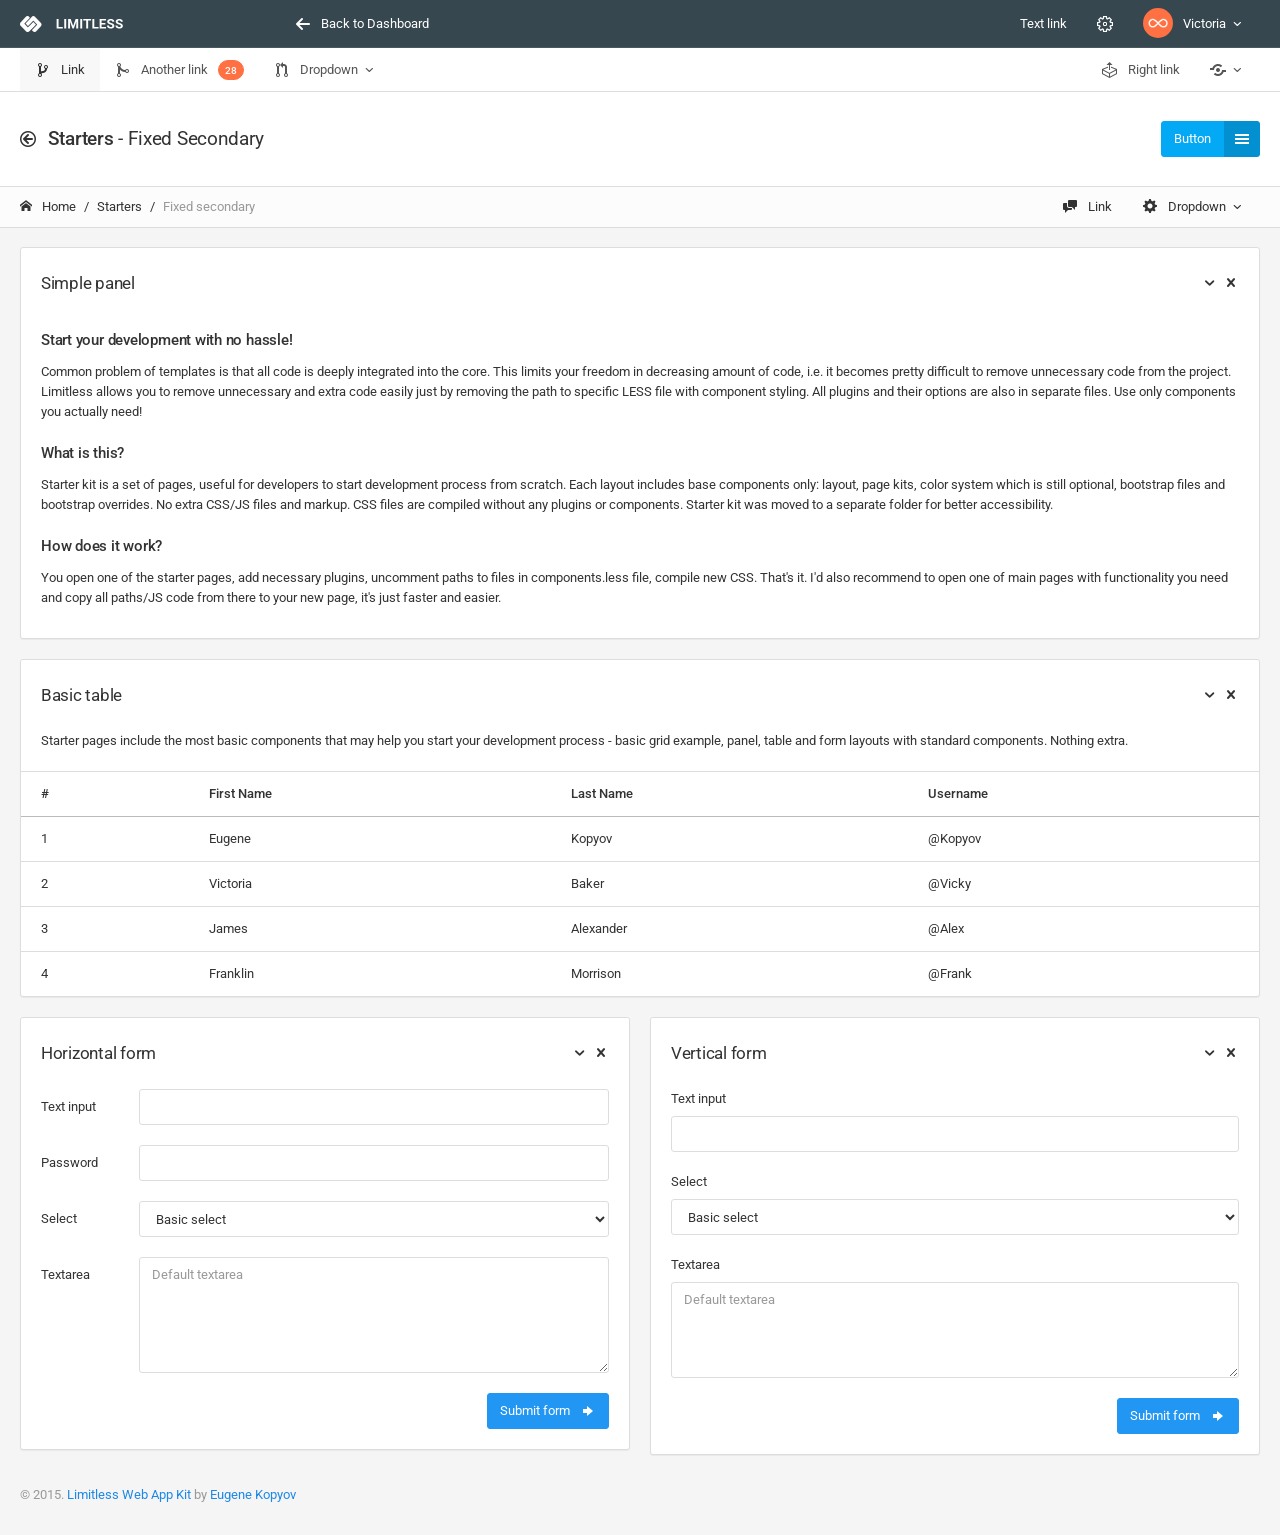
<file: resources/admin/starters/layout_navbar_fixed_secondary.html>
<!DOCTYPE html>
<html lang="en">
<head>
	<meta charset="utf-8">
	<meta http-equiv="X-UA-Compatible" content="IE=edge">
	<meta name="viewport" content="width=device-width, initial-scale=1">
	<title>Limitless - Responsive Web Application Kit by Eugene Kopyov</title>

	<!-- Global stylesheets -->
	<link href="https://fonts.googleapis.com/css?family=Roboto:400,300,100,500,700,900" rel="stylesheet" type="text/css">
	<link href="assets/css/icons/icomoon/styles.css" rel="stylesheet" type="text/css">
	<link href="assets/css/bootstrap.css" rel="stylesheet" type="text/css">
	<link href="assets/css/core.css" rel="stylesheet" type="text/css">
	<link href="assets/css/components.css" rel="stylesheet" type="text/css">
	<link href="assets/css/colors.css" rel="stylesheet" type="text/css">
	<!-- /global stylesheets -->

	<!-- Core JS files -->
	<script type="text/javascript" src="../assets/js/core/libraries/jquery.min.js"></script>
	<script type="text/javascript" src="../assets/js/core/libraries/bootstrap.min.js"></script>
	<!-- /core JS files -->

	<!-- Theme JS files -->
	<script type="text/javascript" src="../assets/js/core/app.js"></script>
	<script type="text/javascript" src="../assets/js/pages/layout_navbar_secondary_fixed.js"></script>
	<!-- /theme JS files -->

</head>

<body>

	<!-- Main navbar -->
	<div class="navbar navbar-inverse">
		<div class="navbar-header">
			<a class="navbar-brand" href="http://demo.interface.club/limitless/layout_1/LTR/default/starters/index.html"><img src="assets/images/logo_light.png" alt=""></a>

			<ul class="nav navbar-nav pull-right visible-xs-block">
				<li><a data-toggle="collapse" data-target="#navbar-mobile"><i class="icon-tree5"></i></a></li>
			</ul>
		</div>

		<div class="navbar-collapse collapse" id="navbar-mobile">
			<ul class="nav navbar-nav">
				<li><a href="../index.html"><i class="icon-arrow-left8 position-left"></i> Back to Dashboard</a></li>
			</ul>

			<ul class="nav navbar-nav navbar-right">
				<li><a href="layout_navbar_fixed_secondary.html#">Text link</a></li>

				<li>
					<a href="layout_navbar_fixed_secondary.html#">
						<i class="icon-cog3"></i>
						<span class="visible-xs-inline-block position-right">Icon link</span>
					</a>						
				</li>

				<li class="dropdown dropdown-user">
					<a class="dropdown-toggle" data-toggle="dropdown">
						<img src="assets/images/image.png" alt="">
						<span>Victoria</span>
						<i class="caret"></i>
					</a>

					<ul class="dropdown-menu dropdown-menu-right">
						<li><a href="layout_navbar_fixed_secondary.html#"><i class="icon-user-plus"></i> My profile</a></li>
						<li><a href="layout_navbar_fixed_secondary.html#"><i class="icon-coins"></i> My balance</a></li>
						<li><a href="layout_navbar_fixed_secondary.html#"><span class="badge badge-warning pull-right">58</span> <i class="icon-comment-discussion"></i> Messages</a></li>
						<li class="divider"></li>
						<li><a href="layout_navbar_fixed_secondary.html#"><i class="icon-cog5"></i> Account settings</a></li>
						<li><a href="layout_navbar_fixed_secondary.html#"><i class="icon-switch2"></i> Logout</a></li>
					</ul>
				</li>
			</ul>
		</div>
	</div>
	<!-- /main navbar -->


	<!-- Second navbar -->
	<div class="navbar navbar-default navbar-xs" id="navbar-second">
		<ul class="nav navbar-nav no-border visible-xs-block">
			<li><a class="text-center collapsed" data-toggle="collapse" data-target="#navbar-second-toggle"><i class="icon-circle-down2"></i></a></li>
		</ul>

		<div class="navbar-collapse collapse" id="navbar-second-toggle">
			<ul class="nav navbar-nav">
				<li class="active"><a href="layout_navbar_fixed_secondary.html#"><i class="icon-git-branch position-left"></i> Link</a></li>
				<li><a href="layout_navbar_fixed_secondary.html#"><i class="icon-git-merge position-left"></i> Another link <span class="badge bg-warning-400 badge-inline position-right">28</span></a></li>
				<li>
					<a href="layout_navbar_fixed_secondary.html#" class="dropdown-toggle" data-toggle="dropdown"><i class="icon-git-pull-request position-left"></i> Dropdown <span class="caret"></span></a>

					<ul class="dropdown-menu">
						<li><a href="layout_navbar_fixed_secondary.html#">Action</a></li>
						<li><a href="layout_navbar_fixed_secondary.html#">Another action</a></li>
						<li><a href="layout_navbar_fixed_secondary.html#">Something else here</a></li>
						<li class="divider"></li>
						<li><a href="layout_navbar_fixed_secondary.html#">One more separated line</a></li>
					</ul>
				</li>
			</ul>

			<ul class="nav navbar-nav navbar-right">
				<li><a href="layout_navbar_fixed_secondary.html#"><i class="icon-upload10 position-left"></i> Right link</a></li>
				<li class="dropdown">
					<a href="layout_navbar_fixed_secondary.html#" class="dropdown-toggle" data-toggle="dropdown">
						<i class="icon-share4"></i>
						<span class="visible-xs-inline-block position-right">Share</span>
						<span class="caret"></span>
					</a>

					<ul class="dropdown-menu dropdown-menu-right">
						<li><a href="layout_navbar_fixed_secondary.html#">Action</a></li>
						<li><a href="layout_navbar_fixed_secondary.html#">Another action</a></li>
						<li><a href="layout_navbar_fixed_secondary.html#">Something else here</a></li>
						<li class="divider"></li>
						<li><a href="layout_navbar_fixed_secondary.html#">One more separated line</a></li>
					</ul>
				</li>
			</ul>
		</div>
	</div>
	<!-- /second navbar -->


	<!-- Page container -->
	<div class="page-container">

		<!-- Page content -->
		<div class="page-content">

			<!-- Main content -->
			<div class="content-wrapper">

				<!-- Page header -->
				<div class="page-header page-header-default">
					<div class="page-header-content">
						<div class="page-title">
							<h4><i class="icon-arrow-left52 position-left"></i> <span class="text-semibold">Starters</span> - Fixed Secondary</h4>
						</div>

						<div class="heading-elements">
							<a href="layout_navbar_fixed_secondary.html#" class="btn btn-labeled btn-labeled-right bg-blue heading-btn">Button <b><i class="icon-menu7"></i></b></a>
						</div>
					</div>

					<div class="breadcrumb-line">
						<ul class="breadcrumb">
							<li><a href="http://demo.interface.club/limitless/layout_1/LTR/default/starters/index.html"><i class="icon-home2 position-left"></i> Home</a></li>
							<li><a href="layout_navbar_fixed_secondary.html">Starters</a></li>
							<li class="active">Fixed secondary</li>
						</ul>

						<ul class="breadcrumb-elements">
							<li><a href="layout_navbar_fixed_secondary.html#"><i class="icon-comment-discussion position-left"></i> Link</a></li>
							<li class="dropdown">
								<a href="layout_navbar_fixed_secondary.html#" class="dropdown-toggle" data-toggle="dropdown">
									<i class="icon-gear position-left"></i>
									Dropdown
									<span class="caret"></span>
								</a>

								<ul class="dropdown-menu dropdown-menu-right">
									<li><a href="layout_navbar_fixed_secondary.html#"><i class="icon-user-lock"></i> Account security</a></li>
									<li><a href="layout_navbar_fixed_secondary.html#"><i class="icon-statistics"></i> Analytics</a></li>
									<li><a href="layout_navbar_fixed_secondary.html#"><i class="icon-accessibility"></i> Accessibility</a></li>
									<li class="divider"></li>
									<li><a href="layout_navbar_fixed_secondary.html#"><i class="icon-gear"></i> All settings</a></li>
								</ul>
							</li>
						</ul>
					</div>
				</div>
				<!-- /page header -->


				<!-- Content area -->
				<div class="content">

					<!-- Simple panel -->
					<div class="panel panel-flat">
						<div class="panel-heading">
							<h5 class="panel-title">Simple panel</h5>
							<div class="heading-elements">
								<ul class="icons-list">
			                		<li><a data-action="collapse"></a></li>
			                		<li><a data-action="close"></a></li>
			                	</ul>
		                	</div>
						</div>

						<div class="panel-body">
							<h6 class="text-semibold">Start your development with no hassle!</h6>
							<p class="content-group">Common problem of templates is that all code is deeply integrated into the core. This limits your freedom in decreasing amount of code, i.e. it becomes pretty difficult to remove unnecessary code from the project. Limitless allows you to remove unnecessary and extra code easily just by removing the path to specific LESS file with component styling. All plugins and their options are also in separate files. Use only components you actually need!</p>

							<h6 class="text-semibold">What is this?</h6>
							<p class="content-group">Starter kit is a set of pages, useful for developers to start development process from scratch. Each layout includes base components only: layout, page kits, color system which is still optional, bootstrap files and bootstrap overrides. No extra CSS/JS files and markup. CSS files are compiled without any plugins or components. Starter kit was moved to a separate folder for better accessibility.</p>

							<h6 class="text-semibold">How does it work?</h6>
							<p>You open one of the starter pages, add necessary plugins, uncomment paths to files in components.less file, compile new CSS. That's it. I'd also recommend to open one of main pages with functionality you need and copy all paths/JS code from there to your new page, it's just faster and easier.</p>
						</div>
					</div>
					<!-- /simple panel -->


					<!-- Table -->
					<div class="panel panel-flat">
						<div class="panel-heading">
							<h5 class="panel-title">Basic table</h5>
							<div class="heading-elements">
								<ul class="icons-list">
			                		<li><a data-action="collapse"></a></li>
			                		<li><a data-action="close"></a></li>
			                	</ul>
		                	</div>
	                	</div>

	                	<div class="panel-body">
	                		Starter pages include the most basic components that may help you start your development process - basic grid example, panel, table and form layouts with standard components. Nothing extra.
	                	</div>

						<div class="table-responsive">
							<table class="table">
								<thead>
									<tr>
										<th>#</th>
										<th>First Name</th>
										<th>Last Name</th>
										<th>Username</th>
									</tr>
								</thead>
								<tbody>
									<tr>
										<td>1</td>
										<td>Eugene</td>
										<td>Kopyov</td>
										<td>@Kopyov</td>
									</tr>
									<tr>
										<td>2</td>
										<td>Victoria</td>
										<td>Baker</td>
										<td>@Vicky</td>
									</tr>
									<tr>
										<td>3</td>
										<td>James</td>
										<td>Alexander</td>
										<td>@Alex</td>
									</tr>
									<tr>
										<td>4</td>
										<td>Franklin</td>
										<td>Morrison</td>
										<td>@Frank</td>
									</tr>
								</tbody>
							</table>
						</div>
					</div>
					<!-- /table -->


					<!-- Grid -->
					<div class="row">
						<div class="col-md-6">

							<!-- Horizontal form -->
							<div class="panel panel-flat">
								<div class="panel-heading">
									<h5 class="panel-title">Horizontal form</h5>
									<div class="heading-elements">
										<ul class="icons-list">
					                		<li><a data-action="collapse"></a></li>
					                		<li><a data-action="close"></a></li>
					                	</ul>
				                	</div>
			                	</div>

								<div class="panel-body">
									<form class="form-horizontal" action="#">
										<div class="form-group">
											<label class="control-label col-lg-2">Text input</label>
											<div class="col-lg-10">
												<input type="text" class="form-control">
											</div>
										</div>

										<div class="form-group">
											<label class="control-label col-lg-2">Password</label>
											<div class="col-lg-10">
												<input type="password" class="form-control">
											</div>
										</div>

				                        <div class="form-group">
				                        	<label class="control-label col-lg-2">Select</label>
				                        	<div class="col-lg-10">
					                            <select name="select" class="form-control">
					                                <option value="opt1">Basic select</option>
					                                <option value="opt2">Option 2</option>
					                                <option value="opt3">Option 3</option>
					                                <option value="opt4">Option 4</option>
					                                <option value="opt5">Option 5</option>
					                                <option value="opt6">Option 6</option>
					                                <option value="opt7">Option 7</option>
					                                <option value="opt8">Option 8</option>
					                            </select>
				                            </div>
				                        </div>

										<div class="form-group">
											<label class="control-label col-lg-2">Textarea</label>
											<div class="col-lg-10">
												<textarea rows="5" cols="5" class="form-control" placeholder="Default textarea"></textarea>
											</div>
										</div>

										<div class="text-right">
											<button type="submit" class="btn btn-primary">Submit form <i class="icon-arrow-right14 position-right"></i></button>
										</div>
									</form>
								</div>
							</div>
							<!-- /horizotal form -->

						</div>

						<div class="col-md-6">

							<!-- Vertical form -->
							<div class="panel panel-flat">
								<div class="panel-heading">
									<h5 class="panel-title">Vertical form</h5>
									<div class="heading-elements">
										<ul class="icons-list">
					                		<li><a data-action="collapse"></a></li>
					                		<li><a data-action="close"></a></li>
					                	</ul>
				                	</div>
			                	</div>

								<div class="panel-body">
									<form action="#">
										<div class="form-group">
											<label>Text input</label>
											<input type="text" class="form-control">
										</div>

				                        <div class="form-group">
				                        	<label>Select</label>
				                            <select name="select" class="form-control">
				                                <option value="opt1">Basic select</option>
				                                <option value="opt2">Option 2</option>
				                                <option value="opt3">Option 3</option>
				                                <option value="opt4">Option 4</option>
				                                <option value="opt5">Option 5</option>
				                                <option value="opt6">Option 6</option>
				                                <option value="opt7">Option 7</option>
				                                <option value="opt8">Option 8</option>
				                            </select>
				                        </div>

										<div class="form-group">
											<label>Textarea</label>
											<textarea rows="4" cols="4" class="form-control" placeholder="Default textarea"></textarea>
										</div>

										<div class="text-right">
											<button type="submit" class="btn btn-primary">Submit form <i class="icon-arrow-right14 position-right"></i></button>
										</div>
									</form>
								</div>
							</div>
							<!-- /vertical form -->

						</div>
					</div>
					<!-- /grid -->


					<!-- Footer -->
					<div class="footer text-muted">
						&copy; 2015. <a href="layout_navbar_fixed_secondary.html#">Limitless Web App Kit</a> by <a href="http://themeforest.net/user/Kopyov" target="_blank">Eugene Kopyov</a>
					</div>
					<!-- /footer -->

				</div>
				<!-- /content area -->

			</div>
			<!-- /main content -->

		</div>
		<!-- /page content -->

	</div>
	<!-- /page container -->

</body>
</html>
</file>
<file: resources/admin/starters/assets/css/icons/icomoon/styles.css>
@font-face {
	font-family: 'icomoon';
	src:url('fonts/icomoon-3p0rtw.eot');
	src:url('fonts/icomoon-.eot#iefix3p0rtw') format('embedded-opentype'),
		url('fonts/icomoon-3p0rtw.woff') format('woff'),
		url('fonts/icomoon-3p0rtw.ttf') format('truetype'),
		url('fonts/icomoon-3p0rtw.svg#icomoon') format('svg');
	font-weight: normal;
	font-style: normal;
}

[class^="icon-"], [class*=" icon-"] {
	font-family: 'icomoon';
	speak: none;
	font-style: normal;
	font-weight: normal;
	font-variant: normal;
	text-transform: none;
	line-height: 1;
	min-width: 1em;
	display: inline-block;
	text-align: center;
	font-size: 16px;
	vertical-align: middle;
	position: relative;
	top: -1px;

	/* Better Font Rendering =========== */
	-webkit-font-smoothing: antialiased;
	-moz-osx-font-smoothing: grayscale;
}

.icon-2x {
	font-size: 32px;
}
.icon-3x {
	font-size: 48px;
}

.icon-bordered {
	padding: 5px;
	border: 2px solid;
	border-radius: 50%;
}

.icon-home:before {content: "\e900";}
.icon-home2:before {content: "\e901";}
.icon-home5:before {content: "\e904";}
.icon-home7:before {content: "\e906";}
.icon-home8:before {content: "\e907";}
.icon-home9:before {content: "\e908";}
.icon-office:before {content: "\e909";}
.icon-city:before {content: "\e90a";}
.icon-newspaper:before {content: "\e90b";}
.icon-magazine:before {content: "\e90c";}
.icon-design:before {content: "\e90d";}
.icon-pencil:before {content: "\e90e";}
.icon-pencil3:before {content: "\e910";}
.icon-pencil4:before {content: "\e911";}
.icon-pencil5:before {content: "\e912";}
.icon-pencil6:before {content: "\e913";}
.icon-pencil7:before {content: "\e914";}
.icon-eraser:before {content: "\e915";}
.icon-eraser2:before {content: "\e916";}
.icon-eraser3:before {content: "\e917";}
.icon-quill2:before {content: "\e919";}
.icon-quill4:before {content: "\e91b";}
.icon-pen:before {content: "\e91c";}
.icon-pen-plus:before {content: "\e91d";}
.icon-pen-minus:before {content: "\e91e";}
.icon-pen2:before {content: "\e91f";}
.icon-blog:before {content: "\e925";}
.icon-pen6:before {content: "\e927";}
.icon-brush:before {content: "\e928";}
.icon-spray:before {content: "\e929";}
.icon-color-sampler:before {content: "\e92c";}
.icon-toggle:before {content: "\e92d";}
.icon-bucket:before {content: "\e92e";}
.icon-gradient:before {content: "\e930";}
.icon-eyedropper:before {content: "\e931";}
.icon-eyedropper2:before {content: "\e932";}
.icon-eyedropper3:before {content: "\e933";}
.icon-droplet:before {content: "\e934";}
.icon-droplet2:before {content: "\e935";}
.icon-color-clear:before {content: "\e937";}
.icon-paint-format:before {content: "\e938";}
.icon-stamp:before {content: "\e939";}
.icon-image2:before {content: "\e93c";}
.icon-image-compare:before {content: "\e93d";}
.icon-images2:before {content: "\e93e";}
.icon-image3:before {content: "\e93f";}
.icon-images3:before {content: "\e940";}
.icon-image4:before {content: "\e941";}
.icon-image5:before {content: "\e942";}
.icon-camera:before {content: "\e944";}
.icon-shutter:before {content: "\e947";}
.icon-headphones:before {content: "\e948";}
.icon-headset:before {content: "\e949";}
.icon-music:before {content: "\e94a";}
.icon-album:before {content: "\e950";}
.icon-tape:before {content: "\e952";}
.icon-piano:before {content: "\e953";}
.icon-speakers:before {content: "\e956";}
.icon-play:before {content: "\e957";}
.icon-clapboard-play:before {content: "\e959";}
.icon-clapboard:before {content: "\e95a";}
.icon-media:before {content: "\e95b";}
.icon-presentation:before {content: "\e95c";}
.icon-movie:before {content: "\e95d";}
.icon-film:before {content: "\e95e";}
.icon-film2:before {content: "\e95f";}
.icon-film3:before {content: "\e960";}
.icon-film4:before {content: "\e961";}
.icon-video-camera:before {content: "\e962";}
.icon-video-camera2:before {content: "\e963";}
.icon-video-camera-slash:before {content: "\e964";}
.icon-video-camera3:before {content: "\e965";}
.icon-dice:before {content: "\e96a";}
.icon-chess-king:before {content: "\e972";}
.icon-chess-queen:before {content: "\e973";}
.icon-chess:before {content: "\e978";}
.icon-megaphone:before {content: "\e97a";}
.icon-new:before {content: "\e97b";}
.icon-connection:before {content: "\e97c";}
.icon-station:before {content: "\e981";}
.icon-satellite-dish2:before {content: "\e98a";}
.icon-feed:before {content: "\e9b3";}
.icon-mic2:before {content: "\e9ce";}
.icon-mic-off2:before {content: "\e9e0";}
.icon-book:before {content: "\e9e1";}
.icon-book2:before {content: "\e9e9";}
.icon-book-play:before {content: "\e9fd";}
.icon-book3:before {content: "\ea01";}
.icon-bookmark:before {content: "\ea02";}
.icon-books:before {content: "\ea03";}
.icon-archive:before {content: "\ea04";}
.icon-reading:before {content: "\ea05";}
.icon-library2:before {content: "\ea06";}
.icon-graduation2:before {content: "\ea07";}
.icon-file-text:before {content: "\ea08";}
.icon-profile:before {content: "\ea09";}
.icon-file-empty:before {content: "\ea0a";}
.icon-file-empty2:before {content: "\ea0b";}
.icon-files-empty:before {content: "\ea0c";}
.icon-files-empty2:before {content: "\ea0d";}
.icon-file-plus:before {content: "\ea0e";}
.icon-file-plus2:before {content: "\ea0f";}
.icon-file-minus:before {content: "\ea10";}
.icon-file-minus2:before {content: "\ea11";}
.icon-file-download:before {content: "\ea12";}
.icon-file-download2:before {content: "\ea13";}
.icon-file-upload:before {content: "\ea14";}
.icon-file-upload2:before {content: "\ea15";}
.icon-file-check:before {content: "\ea16";}
.icon-file-check2:before {content: "\ea17";}
.icon-file-eye:before {content: "\ea18";}
.icon-file-eye2:before {content: "\ea19";}
.icon-file-text2:before {content: "\ea1a";}
.icon-file-text3:before {content: "\ea1b";}
.icon-file-picture:before {content: "\ea1c";}
.icon-file-picture2:before {content: "\ea1d";}
.icon-file-music:before {content: "\ea1e";}
.icon-file-music2:before {content: "\ea1f";}
.icon-file-play:before {content: "\ea20";}
.icon-file-play2:before {content: "\ea21";}
.icon-file-video:before {content: "\ea22";}
.icon-file-video2:before {content: "\ea23";}
.icon-copy:before {content: "\ea24";}
.icon-copy2:before {content: "\ea25";}
.icon-file-zip:before {content: "\ea26";}
.icon-file-zip2:before {content: "\ea27";}
.icon-file-xml:before {content: "\ea28";}
.icon-file-xml2:before {content: "\ea29";}
.icon-file-css:before {content: "\ea2a";}
.icon-file-css2:before {content: "\ea2b";}
.icon-file-presentation:before {content: "\ea2c";}
.icon-file-presentation2:before {content: "\ea2d";}
.icon-file-stats:before {content: "\ea2e";}
.icon-file-stats2:before {content: "\ea2f";}
.icon-file-locked:before {content: "\ea30";}
.icon-file-locked2:before {content: "\ea31";}
.icon-file-spreadsheet:before {content: "\ea32";}
.icon-file-spreadsheet2:before {content: "\ea33";}
.icon-copy3:before {content: "\ea34";}
.icon-copy4:before {content: "\ea35";}
.icon-paste:before {content: "\ea36";}
.icon-paste2:before {content: "\ea37";}
.icon-paste3:before {content: "\ea38";}
.icon-paste4:before {content: "\ea39";}
.icon-stack:before {content: "\ea3a";}
.icon-stack2:before {content: "\ea3b";}
.icon-stack3:before {content: "\ea3c";}
.icon-folder:before {content: "\ea3d";}
.icon-folder-search:before {content: "\ea3e";}
.icon-folder-download:before {content: "\ea3f";}
.icon-folder-upload:before {content: "\ea40";}
.icon-folder-plus:before {content: "\ea41";}
.icon-folder-plus2:before {content: "\ea42";}
.icon-folder-minus:before {content: "\ea43";}
.icon-folder-minus2:before {content: "\ea44";}
.icon-folder-check:before {content: "\ea45";}
.icon-folder-heart:before {content: "\ea46";}
.icon-folder-remove:before {content: "\ea47";}
.icon-folder2:before {content: "\ea48";}
.icon-folder-open:before {content: "\ea49";}
.icon-folder3:before {content: "\ea4a";}
.icon-folder4:before {content: "\ea4b";}
.icon-folder-plus3:before {content: "\ea4c";}
.icon-folder-minus3:before {content: "\ea4d";}
.icon-folder-plus4:before {content: "\ea4e";}
.icon-folder-minus4:before {content: "\ea4f";}
.icon-folder-download2:before {content: "\ea50";}
.icon-folder-upload2:before {content: "\ea51";}
.icon-folder-download3:before {content: "\ea52";}
.icon-folder-upload3:before {content: "\ea53";}
.icon-folder5:before {content: "\ea54";}
.icon-folder-open2:before {content: "\ea55";}
.icon-folder6:before {content: "\ea56";}
.icon-folder-open3:before {content: "\ea57";}
.icon-certificate:before {content: "\ea58";}
.icon-cc:before {content: "\ea59";}
.icon-price-tag:before {content: "\ea5a";}
.icon-price-tag2:before {content: "\ea5b";}
.icon-price-tags:before {content: "\ea5c";}
.icon-price-tag3:before {content: "\ea5d";}
.icon-price-tags2:before {content: "\ea5e";}
.icon-barcode2:before {content: "\ea5f";}
.icon-qrcode:before {content: "\ea60";}
.icon-ticket:before {content: "\ea61";}
.icon-theater:before {content: "\ea62";}
.icon-store:before {content: "\ea63";}
.icon-store2:before {content: "\ea64";}
.icon-cart:before {content: "\ea65";}
.icon-cart2:before {content: "\ea66";}
.icon-cart4:before {content: "\ea67";}
.icon-cart5:before {content: "\ea68";}
.icon-cart-add:before {content: "\ea69";}
.icon-cart-add2:before {content: "\ea6a";}
.icon-cart-remove:before {content: "\ea6b";}
.icon-basket:before {content: "\ea6c";}
.icon-bag:before {content: "\ea6d";}
.icon-percent:before {content: "\ea6f";}
.icon-coins:before {content: "\ea70";}
.icon-coin-dollar:before {content: "\ea71";}
.icon-coin-euro:before {content: "\ea72";}
.icon-coin-pound:before {content: "\ea73";}
.icon-coin-yen:before {content: "\ea74";}
.icon-piggy-bank:before {content: "\ea75";}
.icon-wallet:before {content: "\ea76";}
.icon-cash:before {content: "\ea77";}
.icon-cash2:before {content: "\ea78";}
.icon-cash3:before {content: "\ea79";}
.icon-cash4:before {content: "\ea7a";}
.icon-credit-card:before {content: "\ea6e";}
.icon-credit-card2:before {content: "\ea7b";}
.icon-calculator4:before {content: "\ea7c";}
.icon-calculator2:before {content: "\ea7d";}
.icon-calculator3:before {content: "\ea7e";}
.icon-chip:before {content: "\ea7f";}
.icon-lifebuoy:before {content: "\ea80";}
.icon-phone:before {content: "\ea81";}
.icon-phone2:before {content: "\ea82";}
.icon-phone-slash:before {content: "\ea83";}
.icon-phone-wave:before {content: "\ea84";}
.icon-phone-plus:before {content: "\ea85";}
.icon-phone-minus:before {content: "\ea86";}
.icon-phone-plus2:before {content: "\ea87";}
.icon-phone-minus2:before {content: "\ea88";}
.icon-phone-incoming:before {content: "\ea89";}
.icon-phone-outgoing:before {content: "\ea8a";}
.icon-phone-hang-up:before {content: "\ea8e";}
.icon-address-book:before {content: "\ea90";}
.icon-address-book2:before {content: "\ea91";}
.icon-address-book3:before {content: "\ea92";}
.icon-notebook:before {content: "\ea93";}
.icon-envelop:before {content: "\ea94";}
.icon-envelop2:before {content: "\ea95";}
.icon-envelop3:before {content: "\ea96";}
.icon-envelop4:before {content: "\ea97";}
.icon-envelop5:before {content: "\ea98";}
.icon-mailbox:before {content: "\ea99";}
.icon-pushpin:before {content: "\ea9a";}
.icon-location3:before {content: "\ea9d";}
.icon-location4:before {content: "\ea9e";}
.icon-compass4:before {content: "\ea9f";}
.icon-map:before {content: "\eaa0";}
.icon-map4:before {content: "\eaa1";}
.icon-map5:before {content: "\eaa2";}
.icon-direction:before {content: "\eaa3";}
.icon-reset:before {content: "\eaa4";}
.icon-history:before {content: "\eaa5";}
.icon-watch:before {content: "\eaa6";}
.icon-watch2:before {content: "\eaa7";}
.icon-alarm:before {content: "\eaa8";}
.icon-alarm-add:before {content: "\eaa9";}
.icon-alarm-check:before {content: "\eaaa";}
.icon-alarm-cancel:before {content: "\eaab";}
.icon-bell2:before {content: "\eaac";}
.icon-bell3:before {content: "\eaad";}
.icon-bell-plus:before {content: "\eaae";}
.icon-bell-minus:before {content: "\eaaf";}
.icon-bell-check:before {content: "\eab0";}
.icon-bell-cross:before {content: "\eab1";}
.icon-calendar:before {content: "\eab2";}
.icon-calendar2:before {content: "\eab3";}
.icon-calendar3:before {content: "\eab4";}
.icon-calendar52:before {content: "\eab6";}
.icon-printer:before {content: "\eab7";}
.icon-printer2:before {content: "\eab8";}
.icon-printer4:before {content: "\eab9";}
.icon-shredder:before {content: "\eaba";}
.icon-mouse:before {content: "\eabb";}
.icon-mouse-left:before {content: "\eabc";}
.icon-mouse-right:before {content: "\eabd";}
.icon-keyboard:before {content: "\eabe";}
.icon-typewriter:before {content: "\eabf";}
.icon-display:before {content: "\eac0";}
.icon-display4:before {content: "\eac1";}
.icon-laptop:before {content: "\eac2";}
.icon-mobile:before {content: "\eac3";}
.icon-mobile2:before {content: "\eac4";}
.icon-tablet:before {content: "\eac5";}
.icon-mobile3:before {content: "\eac6";}
.icon-tv:before {content: "\eac7";}
.icon-radio:before {content: "\eac8";}
.icon-cabinet:before {content: "\eac9";}
.icon-drawer:before {content: "\eaca";}
.icon-drawer2:before {content: "\eacb";}
.icon-drawer-out:before {content: "\eacc";}
.icon-drawer-in:before {content: "\eacd";}
.icon-drawer3:before {content: "\eace";}
.icon-box:before {content: "\eacf";}
.icon-box-add:before {content: "\ead0";}
.icon-box-remove:before {content: "\ead1";}
.icon-download:before {content: "\ead2";}
.icon-upload:before {content: "\ead3";}
.icon-floppy-disk:before {content: "\ead4";}
.icon-floppy-disks:before {content: "\ead5";}
.icon-usb-stick:before {content: "\ead6";}
.icon-drive:before {content: "\ead7";}
.icon-server:before {content: "\ead8";}
.icon-database:before {content: "\ead9";}
.icon-database2:before {content: "\eada";}
.icon-database4:before {content: "\eadb";}
.icon-database-menu:before {content: "\eadc";}
.icon-database-add:before {content: "\eadd";}
.icon-database-remove:before {content: "\eade";}
.icon-database-insert:before {content: "\eadf";}
.icon-database-export:before {content: "\eae0";}
.icon-database-upload:before {content: "\eae1";}
.icon-database-refresh:before {content: "\eae2";}
.icon-database-diff:before {content: "\eae3";}
.icon-database-edit2:before {content: "\eae5";}
.icon-database-check:before {content: "\eae6";}
.icon-database-arrow:before {content: "\eae7";}
.icon-database-time2:before {content: "\eae9";}
.icon-undo:before {content: "\eaea";}
.icon-redo:before {content: "\eaeb";}
.icon-rotate-ccw:before {content: "\eaec";}
.icon-rotate-cw:before {content: "\eaed";}
.icon-rotate-ccw2:before {content: "\eaee";}
.icon-rotate-cw2:before {content: "\eaef";}
.icon-rotate-ccw3:before {content: "\eaf0";}
.icon-rotate-cw3:before {content: "\eaf1";}
.icon-flip-vertical2:before {content: "\eaf2";}
.icon-flip-horizontal2:before {content: "\eaf3";}
.icon-flip-vertical3:before {content: "\eaf4";}
.icon-flip-vertical4:before {content: "\eaf5";}
.icon-angle:before {content: "\eaf6";}
.icon-shear:before {content: "\eaf7";}
.icon-align-left:before {content: "\eafc";}
.icon-align-center-horizontal:before {content: "\eafd";}
.icon-align-right:before {content: "\eafe";}
.icon-align-top:before {content: "\eaff";}
.icon-align-center-vertical:before {content: "\eb00";}
.icon-align-bottom:before {content: "\eb01";}
.icon-undo2:before {content: "\eb02";}
.icon-redo2:before {content: "\eb03";}
.icon-forward:before {content: "\eb04";}
.icon-reply:before {content: "\eb05";}
.icon-reply-all:before {content: "\eb06";}
.icon-bubble:before {content: "\eb07";}
.icon-bubbles:before {content: "\eb08";}
.icon-bubbles2:before {content: "\eb09";}
.icon-bubble2:before {content: "\eb0a";}
.icon-bubbles3:before {content: "\eb0b";}
.icon-bubbles4:before {content: "\eb0c";}
.icon-bubble-notification:before {content: "\eb0d";}
.icon-bubbles5:before {content: "\eb0e";}
.icon-bubbles6:before {content: "\eb0f";}
.icon-bubble6:before {content: "\eb10";}
.icon-bubbles7:before {content: "\eb11";}
.icon-bubble7:before {content: "\eb12";}
.icon-bubbles8:before {content: "\eb13";}
.icon-bubble8:before {content: "\eb14";}
.icon-bubble-dots3:before {content: "\eb15";}
.icon-bubble-lines3:before {content: "\eb16";}
.icon-bubble9:before {content: "\eb17";}
.icon-bubble-dots4:before {content: "\eb18";}
.icon-bubble-lines4:before {content: "\eb19";}
.icon-bubbles9:before {content: "\eb1a";}
.icon-bubbles10:before {content: "\eb1b";}
.icon-user:before {content: "\eb33";}
.icon-users:before {content: "\eb34";}
.icon-user-plus:before {content: "\eb35";}
.icon-user-minus:before {content: "\eb36";}
.icon-user-cancel:before {content: "\eb37";}
.icon-user-block:before {content: "\eb38";}
.icon-user-lock:before {content: "\eb39";}
.icon-user-check:before {content: "\eb3a";}
.icon-users2:before {content: "\eb3b";}
.icon-users4:before {content: "\eb44";}
.icon-user-tie:before {content: "\eb45";}
.icon-collaboration:before {content: "\eb46";}
.icon-vcard:before {content: "\eb47";}
.icon-hat:before {content: "\ebb8";}
.icon-bowtie:before {content: "\ebb9";}
.icon-quotes-left:before {content: "\eb49";}
.icon-quotes-right:before {content: "\eb4a";}
.icon-quotes-left2:before {content: "\eb4b";}
.icon-quotes-right2:before {content: "\eb4c";}
.icon-hour-glass:before {content: "\eb4d";}
.icon-hour-glass2:before {content: "\eb4e";}
.icon-hour-glass3:before {content: "\eb4f";}
.icon-spinner:before {content: "\eb50";}
.icon-spinner2:before {content: "\eb51";}
.icon-spinner3:before {content: "\eb52";}
.icon-spinner4:before {content: "\eb53";}
.icon-spinner6:before {content: "\eb54";}
.icon-spinner9:before {content: "\eb55";}
.icon-spinner10:before {content: "\eb56";}
.icon-spinner11:before {content: "\eb57";}
.icon-microscope:before {content: "\eb58";}
.icon-enlarge:before {content: "\eb59";}
.icon-shrink:before {content: "\eb5a";}
.icon-enlarge3:before {content: "\eb5b";}
.icon-shrink3:before {content: "\eb5c";}
.icon-enlarge5:before {content: "\eb5d";}
.icon-shrink5:before {content: "\eb5e";}
.icon-enlarge6:before {content: "\eb5f";}
.icon-shrink6:before {content: "\eb60";}
.icon-enlarge7:before {content: "\eb61";}
.icon-shrink7:before {content: "\eb62";}
.icon-key:before {content: "\eb63";}
.icon-lock:before {content: "\eb65";}
.icon-lock2:before {content: "\eb66";}
.icon-lock4:before {content: "\eb67";}
.icon-unlocked:before {content: "\eb68";}
.icon-lock5:before {content: "\eb69";}
.icon-unlocked2:before {content: "\eb6a";}
.icon-safe:before {content: "\eb6b";}
.icon-wrench:before {content: "\eb6c";}
.icon-wrench2:before {content: "\eb6d";}
.icon-wrench3:before {content: "\eb6e";}
.icon-equalizer:before {content: "\eb6f";}
.icon-equalizer2:before {content: "\eb70";}
.icon-equalizer3:before {content: "\eb71";}
.icon-equalizer4:before {content: "\eb72";}
.icon-cog:before {content: "\eb73";}
.icon-cogs:before {content: "\eb74";}
.icon-cog2:before {content: "\eb75";}
.icon-cog3:before {content: "\eb76";}
.icon-cog4:before {content: "\eb77";}
.icon-cog52:before {content: "\eb78";}
.icon-cog6:before {content: "\eb79";}
.icon-cog7:before {content: "\eb7a";}
.icon-hammer:before {content: "\eb7c";}
.icon-hammer-wrench:before {content: "\eb7d";}
.icon-magic-wand:before {content: "\eb7e";}
.icon-magic-wand2:before {content: "\eb7f";}
.icon-pulse2:before {content: "\eb80";}
.icon-aid-kit:before {content: "\eb81";}
.icon-bug2:before {content: "\eb83";}
.icon-construction:before {content: "\eb85";}
.icon-traffic-cone:before {content: "\eb86";}
.icon-traffic-lights:before {content: "\eb87";}
.icon-pie-chart:before {content: "\eb88";}
.icon-pie-chart2:before {content: "\eb89";}
.icon-pie-chart3:before {content: "\eb8a";}
.icon-pie-chart4:before {content: "\eb8b";}
.icon-pie-chart5:before {content: "\eb8c";}
.icon-pie-chart6:before {content: "\eb8d";}
.icon-pie-chart7:before {content: "\eb8e";}
.icon-stats-dots:before {content: "\eb8f";}
.icon-stats-bars:before {content: "\eb90";}
.icon-pie-chart8:before {content: "\eb91";}
.icon-stats-bars2:before {content: "\eb92";}
.icon-stats-bars3:before {content: "\eb93";}
.icon-stats-bars4:before {content: "\eb94";}
.icon-chart:before {content: "\eb97";}
.icon-stats-growth:before {content: "\eb98";}
.icon-stats-decline:before {content: "\eb99";}
.icon-stats-growth2:before {content: "\eb9a";}
.icon-stats-decline2:before {content: "\eb9b";}
.icon-stairs-up:before {content: "\eb9c";}
.icon-stairs-down:before {content: "\eb9d";}
.icon-stairs:before {content: "\eb9e";}
.icon-ladder:before {content: "\eba0";}
.icon-rating:before {content: "\eba1";}
.icon-rating2:before {content: "\eba2";}
.icon-rating3:before {content: "\eba3";}
.icon-podium:before {content: "\eba5";}
.icon-stars:before {content: "\eba6";}
.icon-medal-star:before {content: "\eba7";}
.icon-medal:before {content: "\eba8";}
.icon-medal2:before {content: "\eba9";}
.icon-medal-first:before {content: "\ebaa";}
.icon-medal-second:before {content: "\ebab";}
.icon-medal-third:before {content: "\ebac";}
.icon-crown:before {content: "\ebad";}
.icon-trophy2:before {content: "\ebaf";}
.icon-trophy3:before {content: "\ebb0";}
.icon-diamond:before {content: "\ebb1";}
.icon-trophy4:before {content: "\ebb2";}
.icon-gift:before {content: "\ebb3";}
.icon-pipe:before {content: "\ebb6";}
.icon-mustache:before {content: "\ebb7";}
.icon-cup2:before {content: "\ebc6";}
.icon-coffee:before {content: "\ebc8";}
.icon-paw:before {content: "\ebd5";}
.icon-footprint:before {content: "\ebd6";}
.icon-rocket:before {content: "\ebda";}
.icon-meter2:before {content: "\ebdc";}
.icon-meter-slow:before {content: "\ebdd";}
.icon-meter-fast:before {content: "\ebdf";}
.icon-hammer2:before {content: "\ebe1";}
.icon-balance:before {content: "\ebe2";}
.icon-fire:before {content: "\ebe5";}
.icon-fire2:before {content: "\ebe6";}
.icon-lab:before {content: "\ebe7";}
.icon-atom:before {content: "\ebe8";}
.icon-atom2:before {content: "\ebe9";}
.icon-bin:before {content: "\ebfa";}
.icon-bin2:before {content: "\ebfb";}
.icon-briefcase:before {content: "\ebff";}
.icon-briefcase3:before {content: "\ec01";}
.icon-airplane2:before {content: "\ec03";}
.icon-airplane3:before {content: "\ec04";}
.icon-airplane4:before {content: "\ec05";}
.icon-paperplane:before {content: "\ec06";}
.icon-car:before {content: "\ec07";}
.icon-steering-wheel:before {content: "\ec08";}
.icon-car2:before {content: "\ec09";}
.icon-gas:before {content: "\ec0a";}
.icon-bus:before {content: "\ec0b";}
.icon-truck:before {content: "\ec0c";}
.icon-bike:before {content: "\ec0d";}
.icon-road:before {content: "\ec0e";}
.icon-train:before {content: "\ec0f";}
.icon-train2:before {content: "\ec10";}
.icon-ship:before {content: "\ec11";}
.icon-boat:before {content: "\ec12";}
.icon-chopper:before {content: "\ec13";}
.icon-cube:before {content: "\ec15";}
.icon-cube2:before {content: "\ec16";}
.icon-cube3:before {content: "\ec17";}
.icon-cube4:before {content: "\ec18";}
.icon-pyramid:before {content: "\ec19";}
.icon-pyramid2:before {content: "\ec1a";}
.icon-package:before {content: "\ec1b";}
.icon-puzzle:before {content: "\ec1c";}
.icon-puzzle2:before {content: "\ec1d";}
.icon-puzzle3:before {content: "\ec1e";}
.icon-puzzle4:before {content: "\ec1f";}
.icon-glasses-3d2:before {content: "\ec21";}
.icon-brain:before {content: "\ec24";}
.icon-accessibility:before {content: "\ec25";}
.icon-accessibility2:before {content: "\ec26";}
.icon-strategy:before {content: "\ec27";}
.icon-target:before {content: "\ec28";}
.icon-target2:before {content: "\ec29";}
.icon-shield-check:before {content: "\ec2f";}
.icon-shield-notice:before {content: "\ec30";}
.icon-shield2:before {content: "\ec31";}
.icon-racing:before {content: "\ec40";}
.icon-finish:before {content: "\ec41";}
.icon-power2:before {content: "\ec46";}
.icon-power3:before {content: "\ec47";}
.icon-switch:before {content: "\ec48";}
.icon-switch22:before {content: "\ec49";}
.icon-power-cord:before {content: "\ec4a";}
.icon-clipboard:before {content: "\ec4d";}
.icon-clipboard2:before {content: "\ec4e";}
.icon-clipboard3:before {content: "\ec4f";}
.icon-clipboard4:before {content: "\ec50";}
.icon-clipboard5:before {content: "\ec51";}
.icon-clipboard6:before {content: "\ec52";}
.icon-playlist:before {content: "\ec53";}
.icon-playlist-add:before {content: "\ec54";}
.icon-list-numbered:before {content: "\ec55";}
.icon-list:before {content: "\ec56";}
.icon-list2:before {content: "\ec57";}
.icon-more:before {content: "\ec58";}
.icon-more2:before {content: "\ec59";}
.icon-grid:before {content: "\ec5a";}
.icon-grid2:before {content: "\ec5b";}
.icon-grid3:before {content: "\ec5c";}
.icon-grid4:before {content: "\ec5d";}
.icon-grid52:before {content: "\ec5e";}
.icon-grid6:before {content: "\ec5f";}
.icon-grid7:before {content: "\ec60";}
.icon-tree5:before {content: "\ec61";}
.icon-tree6:before {content: "\ec62";}
.icon-tree7:before {content: "\ec63";}
.icon-lan:before {content: "\ec64";}
.icon-lan2:before {content: "\ec65";}
.icon-lan3:before {content: "\ec66";}
.icon-menu:before {content: "\ec67";}
.icon-circle-small:before {content: "\ec68";}
.icon-menu2:before {content: "\ec69";}
.icon-menu3:before {content: "\ec6a";}
.icon-menu4:before {content: "\ec6b";}
.icon-menu5:before {content: "\ec6c";}
.icon-menu62:before {content: "\ec6d";}
.icon-menu7:before {content: "\ec6e";}
.icon-menu8:before {content: "\ec6f";}
.icon-menu9:before {content: "\ec70";}
.icon-menu10:before {content: "\ec71";}
.icon-cloud:before {content: "\ec72";}
.icon-cloud-download:before {content: "\ec73";}
.icon-cloud-upload:before {content: "\ec74";}
.icon-cloud-check:before {content: "\ec75";}
.icon-cloud2:before {content: "\ec76";}
.icon-cloud-download2:before {content: "\ec77";}
.icon-cloud-upload2:before {content: "\ec78";}
.icon-cloud-check2:before {content: "\ec79";}
.icon-import:before {content: "\ec7e";}
.icon-download4:before {content: "\ec80";}
.icon-upload4:before {content: "\ec81";}
.icon-download7:before {content: "\ec86";}
.icon-upload7:before {content: "\ec87";}
.icon-download10:before {content: "\ec8c";}
.icon-upload10:before {content: "\ec8d";}
.icon-sphere:before {content: "\ec8e";}
.icon-sphere3:before {content: "\ec90";}
.icon-earth:before {content: "\ec93";}
.icon-link:before {content: "\ec96";}
.icon-unlink:before {content: "\ec97";}
.icon-link2:before {content: "\ec98";}
.icon-unlink2:before {content: "\ec99";}
.icon-anchor:before {content: "\eca0";}
.icon-flag3:before {content: "\eca3";}
.icon-flag4:before {content: "\eca4";}
.icon-flag7:before {content: "\eca7";}
.icon-flag8:before {content: "\eca8";}
.icon-attachment:before {content: "\eca9";}
.icon-attachment2:before {content: "\ecaa";}
.icon-eye:before {content: "\ecab";}
.icon-eye-plus:before {content: "\ecac";}
.icon-eye-minus:before {content: "\ecad";}
.icon-eye-blocked:before {content: "\ecae";}
.icon-eye2:before {content: "\ecaf";}
.icon-eye-blocked2:before {content: "\ecb0";}
.icon-eye4:before {content: "\ecb3";}
.icon-bookmark2:before {content: "\ecb4";}
.icon-bookmark3:before {content: "\ecb5";}
.icon-bookmarks:before {content: "\ecb6";}
.icon-bookmark4:before {content: "\ecb7";}
.icon-spotlight2:before {content: "\ecb8";}
.icon-starburst:before {content: "\ecb9";}
.icon-snowflake:before {content: "\ecba";}
.icon-weather-windy:before {content: "\ecd0";}
.icon-fan:before {content: "\ecd1";}
.icon-umbrella:before {content: "\ecd2";}
.icon-sun3:before {content: "\ecd3";}
.icon-contrast:before {content: "\ecd4";}
.icon-bed2:before {content: "\ecda";}
.icon-furniture:before {content: "\ecdb";}
.icon-chair:before {content: "\ecdc";}
.icon-star-empty3:before {content: "\ece0";}
.icon-star-half:before {content: "\ece1";}
.icon-star-full2:before {content: "\ece2";}
.icon-heart5:before {content: "\ece9";}
.icon-heart6:before {content: "\ecea";}
.icon-heart-broken2:before {content: "\eceb";}
.icon-thumbs-up2:before {content: "\ecf2";}
.icon-thumbs-down2:before {content: "\ecf4";}
.icon-thumbs-up3:before {content: "\ecf5";}
.icon-thumbs-down3:before {content: "\ecf6";}
.icon-height:before {content: "\ecf7";}
.icon-man:before {content: "\ecf8";}
.icon-woman:before {content: "\ecf9";}
.icon-man-woman:before {content: "\ecfa";}
.icon-yin-yang:before {content: "\ecfe";}
.icon-cursor:before {content: "\ed23";}
.icon-cursor2:before {content: "\ed24";}
.icon-lasso2:before {content: "\ed26";}
.icon-select2:before {content: "\ed28";}
.icon-point-up:before {content: "\ed29";}
.icon-point-right:before {content: "\ed2a";}
.icon-point-down:before {content: "\ed2b";}
.icon-point-left:before {content: "\ed2c";}
.icon-pointer:before {content: "\ed2d";}
.icon-reminder:before {content: "\ed2e";}
.icon-drag-left-right:before {content: "\ed2f";}
.icon-drag-left:before {content: "\ed30";}
.icon-drag-right:before {content: "\ed31";}
.icon-touch:before {content: "\ed32";}
.icon-multitouch:before {content: "\ed33";}
.icon-touch-zoom:before {content: "\ed34";}
.icon-touch-pinch:before {content: "\ed35";}
.icon-hand:before {content: "\ed36";}
.icon-grab:before {content: "\ed37";}
.icon-stack-empty:before {content: "\ed38";}
.icon-stack-plus:before {content: "\ed39";}
.icon-stack-minus:before {content: "\ed3a";}
.icon-stack-star:before {content: "\ed3b";}
.icon-stack-picture:before {content: "\ed3c";}
.icon-stack-down:before {content: "\ed3d";}
.icon-stack-up:before {content: "\ed3e";}
.icon-stack-cancel:before {content: "\ed3f";}
.icon-stack-check:before {content: "\ed40";}
.icon-stack-text:before {content: "\ed41";}
.icon-stack4:before {content: "\ed47";}
.icon-stack-music:before {content: "\ed48";}
.icon-stack-play:before {content: "\ed49";}
.icon-move:before {content: "\ed4a";}
.icon-dots:before {content: "\ed4b";}
.icon-warning:before {content: "\ed4c";}
.icon-warning22:before {content: "\ed4d";}
.icon-notification2:before {content: "\ed4f";}
.icon-question3:before {content: "\ed52";}
.icon-question4:before {content: "\ed53";}
.icon-plus3:before {content: "\ed5a";}
.icon-minus3:before {content: "\ed5b";}
.icon-plus-circle2:before {content: "\ed5e";}
.icon-minus-circle2:before {content: "\ed5f";}
.icon-cancel-circle2:before {content: "\ed63";}
.icon-blocked:before {content: "\ed64";}
.icon-cancel-square:before {content: "\ed65";}
.icon-cancel-square2:before {content: "\ed66";}
.icon-spam:before {content: "\ed68";}
.icon-cross2:before {content: "\ed6a";}
.icon-cross3:before {content: "\ed6b";}
.icon-checkmark:before {content: "\ed6c";}
.icon-checkmark3:before {content: "\ed6e";}
.icon-checkmark2:before {content: "\e372";}
.icon-checkmark4:before {content: "\ed6f";}
.icon-spell-check:before {content: "\ed71";}
.icon-spell-check2:before {content: "\ed72";}
.icon-enter:before {content: "\ed73";}
.icon-exit:before {content: "\ed74";}
.icon-enter2:before {content: "\ed75";}
.icon-exit2:before {content: "\ed76";}
.icon-enter3:before {content: "\ed77";}
.icon-exit3:before {content: "\ed78";}
.icon-wall:before {content: "\ed79";}
.icon-fence:before {content: "\ed7a";}
.icon-play3:before {content: "\ed7b";}
.icon-pause:before {content: "\ed7c";}
.icon-stop:before {content: "\ed7d";}
.icon-previous:before {content: "\ed7e";}
.icon-next:before {content: "\ed7f";}
.icon-backward:before {content: "\ed80";}
.icon-forward2:before {content: "\ed81";}
.icon-play4:before {content: "\ed82";}
.icon-pause2:before {content: "\ed83";}
.icon-stop2:before {content: "\ed84";}
.icon-backward2:before {content: "\ed85";}
.icon-forward3:before {content: "\ed86";}
.icon-first:before {content: "\ed87";}
.icon-last:before {content: "\ed88";}
.icon-previous2:before {content: "\ed89";}
.icon-next2:before {content: "\ed8a";}
.icon-eject:before {content: "\ed8b";}
.icon-volume-high:before {content: "\ed8c";}
.icon-volume-medium:before {content: "\ed8d";}
.icon-volume-low:before {content: "\ed8e";}
.icon-volume-mute:before {content: "\ed8f";}
.icon-speaker-left:before {content: "\ed90";}
.icon-speaker-right:before {content: "\ed91";}
.icon-volume-mute2:before {content: "\ed92";}
.icon-volume-increase:before {content: "\ed93";}
.icon-volume-decrease:before {content: "\ed94";}
.icon-volume-mute5:before {content: "\eda4";}
.icon-loop:before {content: "\eda5";}
.icon-loop3:before {content: "\eda7";}
.icon-infinite-square:before {content: "\eda8";}
.icon-infinite:before {content: "\eda9";}
.icon-loop4:before {content: "\edab";}
.icon-shuffle:before {content: "\edac";}
.icon-wave:before {content: "\edae";}
.icon-wave2:before {content: "\edaf";}
.icon-split:before {content: "\edb0";}
.icon-merge:before {content: "\edb1";}
.icon-arrow-up5:before {content: "\edc4";}
.icon-arrow-right5:before {content: "\edc5";}
.icon-arrow-down5:before {content: "\edc6";}
.icon-arrow-left5:before {content: "\edc7";}
.icon-arrow-up-left2:before {content: "\edd0";}
.icon-arrow-up7:before {content: "\edd1";}
.icon-arrow-up-right2:before {content: "\edd2";}
.icon-arrow-right7:before {content: "\edd3";}
.icon-arrow-down-right2:before {content: "\edd4";}
.icon-arrow-down7:before {content: "\edd5";}
.icon-arrow-down-left2:before {content: "\edd6";}
.icon-arrow-left7:before {content: "\edd7";}
.icon-arrow-up-left3:before {content: "\edd8";}
.icon-arrow-up8:before {content: "\edd9";}
.icon-arrow-up-right3:before {content: "\edda";}
.icon-arrow-right8:before {content: "\eddb";}
.icon-arrow-down-right3:before {content: "\eddc";}
.icon-arrow-down8:before {content: "\eddd";}
.icon-arrow-down-left3:before {content: "\edde";}
.icon-arrow-left8:before {content: "\eddf";}
.icon-circle-up2:before {content: "\ede4";}
.icon-circle-right2:before {content: "\ede5";}
.icon-circle-down2:before {content: "\ede6";}
.icon-circle-left2:before {content: "\ede7";}
.icon-arrow-resize7:before {content: "\edfe";}
.icon-arrow-resize8:before {content: "\edff";}
.icon-square-up-left:before {content: "\ee00";}
.icon-square-up:before {content: "\ee01";}
.icon-square-up-right:before {content: "\ee02";}
.icon-square-right:before {content: "\ee03";}
.icon-square-down-right:before {content: "\ee04";}
.icon-square-down:before {content: "\ee05";}
.icon-square-down-left:before {content: "\ee06";}
.icon-square-left:before {content: "\ee07";}
.icon-arrow-up15:before {content: "\ee30";}
.icon-arrow-right15:before {content: "\ee31";}
.icon-arrow-down15:before {content: "\ee32";}
.icon-arrow-left15:before {content: "\ee33";}
.icon-arrow-up16:before {content: "\ee34";}
.icon-arrow-right16:before {content: "\ee35";}
.icon-arrow-down16:before {content: "\ee36";}
.icon-arrow-left16:before {content: "\ee37";}
.icon-menu-open:before {content: "\ee38";}
.icon-menu-open2:before {content: "\ee39";}
.icon-menu-close:before {content: "\ee3a";}
.icon-menu-close2:before {content: "\ee3b";}
.icon-enter5:before {content: "\ee3d";}
.icon-esc:before {content: "\ee3e";}
.icon-enter6:before {content: "\ee3f";}
.icon-backspace:before {content: "\ee40";}
.icon-backspace2:before {content: "\ee41";}
.icon-tab:before {content: "\ee42";}
.icon-transmission:before {content: "\ee43";}
.icon-sort:before {content: "\ee45";}
.icon-move-up2:before {content: "\ee47";}
.icon-move-down2:before {content: "\ee48";}
.icon-sort-alpha-asc:before {content: "\ee49";}
.icon-sort-alpha-desc:before {content: "\ee4a";}
.icon-sort-numeric-asc:before {content: "\ee4b";}
.icon-sort-numberic-desc:before {content: "\ee4c";}
.icon-sort-amount-asc:before {content: "\ee4d";}
.icon-sort-amount-desc:before {content: "\ee4e";}
.icon-sort-time-asc:before {content: "\ee4f";}
.icon-sort-time-desc:before {content: "\ee50";}
.icon-battery-6:before {content: "\ee51";}
.icon-battery-0:before {content: "\ee57";}
.icon-battery-charging:before {content: "\ee58";}
.icon-command:before {content: "\ee5f";}
.icon-shift:before {content: "\ee60";}
.icon-ctrl:before {content: "\ee61";}
.icon-opt:before {content: "\ee62";}
.icon-checkbox-checked:before {content: "\ee63";}
.icon-checkbox-unchecked:before {content: "\ee64";}
.icon-checkbox-partial:before {content: "\ee65";}
.icon-square:before {content: "\ee66";}
.icon-triangle:before {content: "\ee67";}
.icon-triangle2:before {content: "\ee68";}
.icon-diamond3:before {content: "\ee69";}
.icon-diamond4:before {content: "\ee6a";}
.icon-checkbox-checked2:before {content: "\ee6b";}
.icon-checkbox-unchecked2:before {content: "\ee6c";}
.icon-checkbox-partial2:before {content: "\ee6d";}
.icon-radio-checked:before {content: "\ee6e";}
.icon-radio-checked2:before {content: "\ee6f";}
.icon-radio-unchecked:before {content: "\ee70";}
.icon-checkmark-circle:before {content: "\ee73";}
.icon-circle:before {content: "\ee74";}
.icon-circle2:before {content: "\ee75";}
.icon-circles:before {content: "\ee76";}
.icon-circles2:before {content: "\ee77";}
.icon-crop:before {content: "\ee78";}
.icon-crop2:before {content: "\ee79";}
.icon-make-group:before {content: "\ee7a";}
.icon-ungroup:before {content: "\ee7b";}
.icon-vector:before {content: "\ee7c";}
.icon-vector2:before {content: "\ee7d";}
.icon-rulers:before {content: "\ee7e";}
.icon-pencil-ruler:before {content: "\ee80";}
.icon-scissors:before {content: "\ee81";}
.icon-filter3:before {content: "\ee88";}
.icon-filter4:before {content: "\ee89";}
.icon-font:before {content: "\ee8a";}
.icon-ampersand2:before {content: "\ee8b";}
.icon-ligature:before {content: "\ee8c";}
.icon-font-size:before {content: "\ee8e";}
.icon-typography:before {content: "\ee8f";}
.icon-text-height:before {content: "\ee90";}
.icon-text-width:before {content: "\ee91";}
.icon-height2:before {content: "\ee92";}
.icon-width:before {content: "\ee93";}
.icon-strikethrough2:before {content: "\ee98";}
.icon-font-size2:before {content: "\ee99";}
.icon-bold2:before {content: "\ee9a";}
.icon-underline2:before {content: "\ee9b";}
.icon-italic2:before {content: "\ee9c";}
.icon-strikethrough3:before {content: "\ee9d";}
.icon-omega:before {content: "\ee9e";}
.icon-sigma:before {content: "\ee9f";}
.icon-nbsp:before {content: "\eea0";}
.icon-page-break:before {content: "\eea1";}
.icon-page-break2:before {content: "\eea2";}
.icon-superscript:before {content: "\eea3";}
.icon-subscript:before {content: "\eea4";}
.icon-superscript2:before {content: "\eea5";}
.icon-subscript2:before {content: "\eea6";}
.icon-text-color:before {content: "\eea7";}
.icon-highlight:before {content: "\eea8";}
.icon-pagebreak:before {content: "\eea9";}
.icon-clear-formatting:before {content: "\eeaa";}
.icon-table:before {content: "\eeab";}
.icon-table2:before {content: "\eeac";}
.icon-insert-template:before {content: "\eead";}
.icon-pilcrow:before {content: "\eeae";}
.icon-ltr:before {content: "\eeaf";}
.icon-rtl:before {content: "\eeb0";}
.icon-ltr2:before {content: "\eeb1";}
.icon-rtl2:before {content: "\eeb2";}
.icon-section:before {content: "\eeb3";}
.icon-paragraph-left2:before {content: "\eeb8";}
.icon-paragraph-center2:before {content: "\eeb9";}
.icon-paragraph-right2:before {content: "\eeba";}
.icon-paragraph-justify2:before {content: "\eebb";}
.icon-indent-increase:before {content: "\eebc";}
.icon-indent-decrease:before {content: "\eebd";}
.icon-paragraph-left3:before {content: "\eebe";}
.icon-paragraph-center3:before {content: "\eebf";}
.icon-paragraph-right3:before {content: "\eec0";}
.icon-paragraph-justify3:before {content: "\eec1";}
.icon-indent-increase2:before {content: "\eec2";}
.icon-indent-decrease2:before {content: "\eec3";}
.icon-share:before {content: "\eec4";}
.icon-share2:before {content: "\eec5";}
.icon-new-tab:before {content: "\eec6";}
.icon-new-tab2:before {content: "\eec7";}
.icon-popout:before {content: "\eec8";}
.icon-embed:before {content: "\eec9";}
.icon-embed2:before {content: "\eeca";}
.icon-markup:before {content: "\eecb";}
.icon-regexp:before {content: "\eecc";}
.icon-regexp2:before {content: "\eecd";}
.icon-code:before {content: "\eece";}
.icon-circle-css:before {content: "\eecf";}
.icon-circle-code:before {content: "\eed0";}
.icon-terminal:before {content: "\eed1";}
.icon-unicode:before {content: "\eed2";}
.icon-seven-segment-0:before {content: "\eed3";}
.icon-seven-segment-1:before {content: "\eed4";}
.icon-seven-segment-2:before {content: "\eed5";}
.icon-seven-segment-3:before {content: "\eed6";}
.icon-seven-segment-4:before {content: "\eed7";}
.icon-seven-segment-5:before {content: "\eed8";}
.icon-seven-segment-6:before {content: "\eed9";}
.icon-seven-segment-7:before {content: "\eeda";}
.icon-seven-segment-8:before {content: "\eedb";}
.icon-seven-segment-9:before {content: "\eedc";}
.icon-share3:before {content: "\eedd";}
.icon-share4:before {content: "\eede";}
.icon-google:before {content: "\eee3";}
.icon-google-plus:before {content: "\eee4";}
.icon-google-plus2:before {content: "\eee5";}
.icon-google-drive:before {content: "\eee7";}
.icon-facebook:before {content: "\eee8";}
.icon-facebook2:before {content: "\eee9";}
.icon-instagram:before {content: "\eeec";}
.icon-twitter:before {content: "\eeed";}
.icon-twitter2:before {content: "\eeee";}
.icon-feed2:before {content: "\eef0";}
.icon-feed3:before {content: "\eef1";}
.icon-youtube:before {content: "\eef3";}
.icon-youtube2:before {content: "\eef4";}
.icon-youtube3:before {content: "\eef5";}
.icon-vimeo:before {content: "\eef8";}
.icon-vimeo2:before {content: "\eef9";}
.icon-lanyrd:before {content: "\eefb";}
.icon-flickr:before {content: "\eefc";}
.icon-flickr2:before {content: "\eefd";}
.icon-flickr3:before {content: "\eefe";}
.icon-picassa:before {content: "\ef00";}
.icon-picassa2:before {content: "\ef01";}
.icon-dribbble:before {content: "\ef02";}
.icon-dribbble2:before {content: "\ef03";}
.icon-dribbble3:before {content: "\ef04";}
.icon-forrst:before {content: "\ef05";}
.icon-forrst2:before {content: "\ef06";}
.icon-deviantart:before {content: "\ef07";}
.icon-deviantart2:before {content: "\ef08";}
.icon-steam:before {content: "\ef09";}
.icon-steam2:before {content: "\ef0a";}
.icon-dropbox:before {content: "\ef0b";}
.icon-onedrive:before {content: "\ef0c";}
.icon-github:before {content: "\ef0d";}
.icon-github4:before {content: "\ef10";}
.icon-github5:before {content: "\ef11";}
.icon-wordpress:before {content: "\ef12";}
.icon-wordpress2:before {content: "\ef13";}
.icon-joomla:before {content: "\ef14";}
.icon-blogger:before {content: "\ef15";}
.icon-blogger2:before {content: "\ef16";}
.icon-tumblr:before {content: "\ef17";}
.icon-tumblr2:before {content: "\ef18";}
.icon-yahoo:before {content: "\ef19";}
.icon-tux:before {content: "\ef1a";}
.icon-apple2:before {content: "\ef1b";}
.icon-finder:before {content: "\ef1c";}
.icon-android:before {content: "\ef1d";}
.icon-windows:before {content: "\ef1e";}
.icon-windows8:before {content: "\ef1f";}
.icon-soundcloud:before {content: "\ef20";}
.icon-soundcloud2:before {content: "\ef21";}
.icon-skype:before {content: "\ef22";}
.icon-reddit:before {content: "\ef23";}
.icon-linkedin:before {content: "\ef24";}
.icon-linkedin2:before {content: "\ef25";}
.icon-lastfm:before {content: "\ef26";}
.icon-lastfm2:before {content: "\ef27";}
.icon-delicious:before {content: "\ef28";}
.icon-stumbleupon:before {content: "\ef29";}
.icon-stumbleupon2:before {content: "\ef2a";}
.icon-stackoverflow:before {content: "\ef2b";}
.icon-pinterest2:before {content: "\ef2d";}
.icon-xing:before {content: "\ef2e";}
.icon-flattr:before {content: "\ef30";}
.icon-foursquare:before {content: "\ef31";}
.icon-paypal:before {content: "\ef32";}
.icon-paypal2:before {content: "\ef33";}
.icon-yelp:before {content: "\ef35";}
.icon-file-pdf:before {content: "\ef36";}
.icon-file-openoffice:before {content: "\ef37";}
.icon-file-word:before {content: "\ef38";}
.icon-file-excel:before {content: "\ef39";}
.icon-libreoffice:before {content: "\ef3a";}
.icon-html5:before {content: "\ef3b";}
.icon-html52:before {content: "\ef3c";}
.icon-css3:before {content: "\ef3d";}
.icon-git:before {content: "\ef3e";}
.icon-svg:before {content: "\ef3f";}
.icon-codepen:before {content: "\ef40";}
.icon-chrome:before {content: "\ef41";}
.icon-firefox:before {content: "\ef42";}
.icon-IE:before {content: "\ef43";}
.icon-opera:before {content: "\ef44";}
.icon-safari:before {content: "\ef45";}
.icon-check2:before {content: "\e601";}
.icon-home4:before {content: "\e603";}
.icon-people:before {content: "\e81b";}
.icon-checkmark-circle2:before {content: "\e853";}
.icon-arrow-up-left32:before {content: "\e8ae";}
.icon-arrow-up52:before {content: "\e8af";}
.icon-arrow-up-right32:before {content: "\e8b0";}
.icon-arrow-right6:before {content: "\e8b1";}
.icon-arrow-down-right32:before {content: "\e8b2";}
.icon-arrow-down52:before {content: "\e8b3";}
.icon-arrow-down-left32:before {content: "\e8b4";}
.icon-arrow-left52:before {content: "\e8b5";}
.icon-calendar5:before {content: "\e985";}
.icon-move-alt1:before {content: "\e986";}
.icon-reload-alt:before {content: "\e987";}
.icon-move-vertical:before {content: "\e988";}
.icon-move-horizontal:before {content: "\e989";}
.icon-hash:before {content: "\e98b";}
.icon-bars-alt:before {content: "\e98c";}
.icon-eye8:before {content: "\e98d";}
.icon-search4:before {content: "\e98e";}
.icon-zoomin3:before {content: "\e98f";}
.icon-zoomout3:before {content: "\e990";}
.icon-add:before {content: "\e991";}
.icon-subtract:before {content: "\e992";}
.icon-exclamation:before {content: "\e993";}
.icon-question6:before {content: "\e994";}
.icon-close2:before {content: "\e995";}
.icon-task:before {content: "\e996";}
.icon-inbox:before {content: "\e997";}
.icon-inbox-alt:before {content: "\e998";}
.icon-envelope:before {content: "\e999";}
.icon-compose:before {content: "\e99a";}
.icon-newspaper2:before {content: "\e99b";}
.icon-calendar22:before {content: "\e99c";}
.icon-hyperlink:before {content: "\e99d";}
.icon-trash:before {content: "\e99e";}
.icon-trash-alt:before {content: "\e99f";}
.icon-grid5:before {content: "\e9a0";}
.icon-grid-alt:before {content: "\e9a1";}
.icon-menu6:before {content: "\e9a2";}
.icon-list3:before {content: "\e9a3";}
.icon-gallery:before {content: "\e9a4";}
.icon-calculator:before {content: "\e9a5";}
.icon-windows2:before {content: "\e9a6";}
.icon-browser:before {content: "\e9a7";}
.icon-portfolio:before {content: "\e9a8";}
.icon-comments:before {content: "\e9a9";}
.icon-screen3:before {content: "\e9aa";}
.icon-iphone:before {content: "\e9ab";}
.icon-ipad:before {content: "\e9ac";}
.icon-googleplus5:before {content: "\e9ad";}
.icon-pin:before {content: "\e9ae";}
.icon-pin-alt:before {content: "\e9af";}
.icon-cog5:before {content: "\e9b0";}
.icon-graduation:before {content: "\e9b1";}
.icon-air:before {content: "\e9b2";}
.icon-droplets:before {content: "\e7ee";}
.icon-statistics:before {content: "\e9b4";}
.icon-pie5:before {content: "\e7ef";}
.icon-cross:before {content: "\e9b6";}
.icon-minus2:before {content: "\e9b7";}
.icon-plus2:before {content: "\e9b8";}
.icon-info3:before {content: "\e9b9";}
.icon-info22:before {content: "\e9ba";}
.icon-question7:before {content: "\e9bb";}
.icon-help:before {content: "\e9bc";}
.icon-warning2:before {content: "\e9bd";}
.icon-add-to-list:before {content: "\e9bf";}
.icon-arrow-left12:before {content: "\e9c0";}
.icon-arrow-down12:before {content: "\e9c1";}
.icon-arrow-up12:before {content: "\e9c2";}
.icon-arrow-right13:before {content: "\e9c3";}
.icon-arrow-left22:before {content: "\e9c4";}
.icon-arrow-down22:before {content: "\e9c5";}
.icon-arrow-up22:before {content: "\e9c6";}
.icon-arrow-right22:before {content: "\e9c7";}
.icon-arrow-left32:before {content: "\e9c8";}
.icon-arrow-down32:before {content: "\e9c9";}
.icon-arrow-up32:before {content: "\e9ca";}
.icon-arrow-right32:before {content: "\e9cb";}
.icon-switch2:before {content: "\e647";}
.icon-checkmark5:before {content: "\e600";}
.icon-ampersand:before {content: "\e9cc";}
.icon-alert:before {content: "\e9cf";}
.icon-alignment-align:before {content: "\e9d0";}
.icon-alignment-aligned-to:before {content: "\e9d1";}
.icon-alignment-unalign:before {content: "\e9d2";}
.icon-arrow-down132:before {content: "\e9d3";}
.icon-arrow-up13:before {content: "\e9da";}
.icon-arrow-left13:before {content: "\e9d4";}
.icon-arrow-right14:before {content: "\e9d5";}
.icon-arrow-small-down:before {content: "\e9d6";}
.icon-arrow-small-left:before {content: "\e9d7";}
.icon-arrow-small-right:before {content: "\e9d8";}
.icon-arrow-small-up:before {content: "\e9d9";}
.icon-check:before {content: "\e9db";}
.icon-chevron-down:before {content: "\e9dc";}
.icon-chevron-left:before {content: "\e9dd";}
.icon-chevron-right:before {content: "\e9de";}
.icon-chevron-up:before {content: "\e9df";}
.icon-clippy:before {content: "\f035";}
.icon-comment:before {content: "\f02b";}
.icon-comment-discussion:before {content: "\f04f";}
.icon-dash:before {content: "\e9e2";}
.icon-diff:before {content: "\e9e3";}
.icon-diff-added:before {content: "\e9e4";}
.icon-diff-ignored:before {content: "\e9e5";}
.icon-diff-modified:before {content: "\e9e6";}
.icon-diff-removed:before {content: "\e9e7";}
.icon-diff-renamed:before {content: "\e9e8";}
.icon-file-media:before {content: "\f012";}
.icon-fold:before {content: "\e9ea";}
.icon-gear:before {content: "\e9eb";}
.icon-git-branch:before {content: "\e9ec";}
.icon-git-commit:before {content: "\e9ed";}
.icon-git-compare:before {content: "\e9ee";}
.icon-git-merge:before {content: "\e9ef";}
.icon-git-pull-request:before {content: "\e9f0";}
.icon-graph:before {content: "\f043";}
.icon-law:before {content: "\e9f1";}
.icon-list-ordered:before {content: "\e9f2";}
.icon-list-unordered:before {content: "\e9f3";}
.icon-mail5:before {content: "\e9f4";}
.icon-mail-read:before {content: "\e9f5";}
.icon-mention:before {content: "\e9f6";}
.icon-mirror:before {content: "\f024";}
.icon-move-down:before {content: "\f0a8";}
.icon-move-left:before {content: "\f074";}
.icon-move-right:before {content: "\f0a9";}
.icon-move-up:before {content: "\f0a7";}
.icon-person:before {content: "\f018";}
.icon-plus22:before {content: "\e9f7";}
.icon-primitive-dot:before {content: "\f052";}
.icon-primitive-square:before {content: "\f053";}
.icon-repo-forked:before {content: "\e9f8";}
.icon-screen-full:before {content: "\e9f9";}
.icon-screen-normal:before {content: "\e9fa";}
.icon-sync:before {content: "\e9fb";}
.icon-three-bars:before {content: "\e9fc";}
.icon-unfold:before {content: "\e9fe";}
.icon-versions:before {content: "\e9ff";}
.icon-x:before {content: "\ea00";}
</file>
<file: resources/admin/starters/assets/css/core.css>
@font-face{font-family:'Glyphicons Halflings';src:url("icons/glyphicons/glyphicons-halflings-regular.eot");src:url("icons/glyphicons/glyphicons-halflings-regular-.eot#iefix") format('embedded-opentype'),url("icons/glyphicons/glyphicons-halflings-regular.woff2") format('woff2'),url("icons/glyphicons/glyphicons-halflings-regular.woff") format('woff'),url("icons/glyphicons/glyphicons-halflings-regular.ttf") format('truetype'),url("icons/glyphicons/glyphicons-halflings-regular.svg#glyphicons_halflingsregular") format('svg')}.glyphicon{font-size:16px;vertical-align:middle;top:-1px}html{height:100%}body{position:relative;min-height:100%}a{cursor:pointer}a:focus{outline:0}figure{position:relative}figcaption{position:absolute;bottom:0;opacity:0;visibility:hidden;width:100%;color:#fff;padding:10px 15px;z-index:2;background-color:rgba(0,0,0,.7);-webkit-transition:all ease-in-out .2s;-o-transition:all ease-in-out .2s;transition:all ease-in-out .2s}figure:hover figcaption{opacity:1;visibility:visible}.img-rounded{border-radius:3px}.hr-condensed{margin-top:10px;margin-bottom:10px}.row-seamless{margin-left:0;margin-right:0}.row-seamless>div[class*=col-]{padding-left:0;padding-right:0}.h1,.h2,.h3,.h4,.h5,.h6,h1,h2,h3,h4,h5,h6{letter-spacing:-.015em}.h1>.badge,.h1>.label,.h2>.badge,.h2>.label,.h3>.badge,.h3>.label,.h4>.badge,.h4>.label,.h5>.badge,.h5>.label,.h6>.badge,.h6>.label,h1>.badge,h1>.label,h2>.badge,h2>.label,h3>.badge,h3>.label,h4>.badge,h4>.label,h5>.badge,h5>.label,h6>.badge,h6>.label{vertical-align:middle;margin-top:-2px}.h1>.badge.pull-right,.h1>.label.pull-right,.h2>.badge.pull-right,.h2>.label.pull-right,.h3>.badge.pull-right,.h3>.label.pull-right,.h4>.badge.pull-right,.h4>.label.pull-right,.h5>.badge.pull-right,.h5>.label.pull-right,.h6>.badge.pull-right,.h6>.label.pull-right,h1>.badge.pull-right,h1>.label.pull-right,h2>.badge.pull-right,h2>.label.pull-right,h3>.badge.pull-right,h3>.label.pull-right,h4>.badge.pull-right,h4>.label.pull-right,h5>.badge.pull-right,h5>.label.pull-right,h6>.badge.pull-right,h6>.label.pull-right{margin-top:3px}.h1 small,.h2 small,.h3 small,.h4 small,.h5 small,.h6 small,h1 small,h2 small,h3 small,h4 small,h5 small,h6 small{font-size:13px}.h1 small.display-block,.h2 small.display-block,.h3 small.display-block,.h4 small.display-block,.h5 small.display-block,.h6 small.display-block,h1 small.display-block,h2 small.display-block,h3 small.display-block,h4 small.display-block,h5 small.display-block,h6 small.display-block{margin-top:3px}.h1>[class*=icon-],.h2>[class*=icon-],.h3>[class*=icon-],h1>[class*=icon-],h2>[class*=icon-],h3>[class*=icon-]{top:-2px}.h1 small,.h2 small,.h3 small,h1 small,h2 small,h3 small{font-size:13px}.heading-divided{margin-bottom:15px;padding-bottom:10px;border-bottom:1px solid #ddd}a,button,input,textarea{outline:0}.mark,mark{background-color:#333;padding:2px 6px;color:#fff;border-radius:2px}a.text-muted:hover{color:#333}svg{display:block}.svg-inline svg{display:inline-block}.svg-center svg{margin:auto}.letter-icon{width:16px;display:block}.content-divider{text-align:center;position:relative;z-index:1}.content-divider>span{background-color:#f5f5f5;display:inline-block;padding-left:12px;padding-right:12px}.modal .content-divider>span,.panel .content-divider>span,.tab-content-bordered .content-divider>span{background-color:#fff}.content-divider>span:before{content:"";position:absolute;top:50%;left:0;height:1px;background-color:#ddd;width:100%;z-index:-1}.content-divider-muted>span:before{background-color:#e5e5e5}.icon-object{border-radius:50%;text-align:center;margin:10px;border-width:3px;border-style:solid;padding:20px;display:inline-block}.icon-object>i{font-size:32px;top:0}.img-preview{max-height:70px}.video-container{position:relative;padding-bottom:56.25%;height:0;overflow:hidden}.video-container embed,.video-container iframe,.video-container object{position:absolute;top:0;left:0;width:100%;height:100%}.status-mark{width:8px;height:8px;display:inline-block;border-radius:50%;border:2px solid}.dropdown-menu>.active .status-mark{background-color:#fff;border-color:#fff}.position-left{margin-right:7px}.position-right{margin-left:7px}a.bg-primary:focus,a.bg-primary:hover{background-color:#2196f3}.bg-success{color:#fff;background-color:#4caf50}a.bg-success:focus,a.bg-success:hover{background-color:#3d8b40}a.bg-success:focus,a.bg-success:hover{background-color:#4caf50}.bg-info{color:#fff;background-color:#00bcd4}a.bg-info:focus,a.bg-info:hover{background-color:#008fa1}a.bg-info:focus,a.bg-info:hover{background-color:#00bcd4}.bg-warning{color:#fff;background-color:#ff5722}a.bg-warning:focus,a.bg-warning:hover{background-color:#ee3900}a.bg-warning:focus,a.bg-warning:hover{background-color:#ff5722}.bg-danger{color:#fff;background-color:#f44336}a.bg-danger:focus,a.bg-danger:hover{background-color:#ea1c0d}a.bg-danger:focus,a.bg-danger:hover{background-color:#f44336}.page-header{margin:0;padding:0;border-bottom-width:0}@media (min-width:769px){.page-header .heading-elements.collapse{display:block;visibility:visible}}.page-header-inverse{background-color:#273246;color:#fff;margin-bottom:20px}.page-header-inverse .page-title small{color:rgba(255,255,255,.5)}.page-header-inverse .page-header-content .breadcrumb>li+li:before,.page-header-inverse .page-header-content .breadcrumb>li>a,.page-header-inverse>.breadcrumb>li+li:before,.page-header-inverse>.breadcrumb>li>a{color:rgba(255,255,255,.9)}.page-header-inverse .page-header-content .breadcrumb>li>a:focus,.page-header-inverse .page-header-content .breadcrumb>li>a:hover,.page-header-inverse>.breadcrumb>li>a:focus,.page-header-inverse>.breadcrumb>li>a:hover{color:#fff;opacity:1}.page-header-inverse .page-header-content .breadcrumb>.active,.page-header-inverse>.breadcrumb>.active{color:rgba(255,255,255,.5)}.page-header-inverse .form-control-feedback,.page-header-inverse .input-group-addon{color:rgba(255,255,255,.75)}.page-header-inverse .heading-text>a{color:#fff}.page-header-inverse .form-control{border-bottom-color:rgba(255,255,255,.3);color:#fff}.page-header-inverse .form-control::-moz-placeholder{color:rgba(255,255,255,.75);opacity:1}.page-header-inverse .form-control:-ms-input-placeholder{color:rgba(255,255,255,.75)}.page-header-inverse .form-control::-webkit-input-placeholder{color:rgba(255,255,255,.75)}.page-header-inverse .form-control:focus{border-bottom-color:#fff;-webkit-box-shadow:0 1px 0 #fff;box-shadow:0 1px 0 #fff}.page-header-inverse.has-cover{background:url("../images/login_cover.jpg");background-size:cover}.page-header-default{background-color:#fff;margin-bottom:20px;-webkit-box-shadow:0 1px 0 0 #ddd;box-shadow:0 1px 0 0 #ddd}.page-header-default.has-cover{background:url("../images/backgrounds/seamless.png")}.page-title{padding:32px 36px 32px 0;display:block;position:relative}.page-title small{margin-left:10px;display:inline-block}.page-title small:before{content:'/';margin-right:15px}.page-title small.display-block{margin-left:0;display:block}.page-title small.display-block:before{content:none}.page-title i~small.display-block{margin-left:31px}.page-header-lg .page-title{padding-top:37px;padding-bottom:37px}.page-header-sm .page-title{padding-top:27px;padding-bottom:27px}.page-header-xs .page-title{padding-top:22px;padding-bottom:22px}.page-title h1,.page-title h2,.page-title h3,.page-title h4,.page-title h5,.page-title h6{margin:0}@media (min-width:769px){.page-title{padding-right:0}}.page-header-content{position:relative;background-color:inherit;padding:0 20px}.page-header-content[class*=border-bottom-]+.breadcrumb-line{border-top:0}.text-black{font-weight:900}.text-bold{font-weight:700}.text-semibold{font-weight:500}.text-regular{font-weight:400}.text-light{font-weight:300}.text-thin{font-weight:100}.text-italic{font-style:italic}.text-highlight{padding:4px 6px}.text-size-large{font-size:14px}.text-size-base{font-size:13px}.text-size-small{font-size:12px}.text-size-mini{font-size:11px}ol,ul{padding-left:25px}.list>li,.list>li .list>li{margin-top:7px}.list>li:first-child{margin-top:0}.list-condensed>li,.list-condensed>li .list>li{margin-top:3px}.list-extended>li,.list-extended>li .list>li{margin-top:11px}ul.list-square{list-style-type:square}ul.list-circle{list-style-type:circle}.list-inline{margin-left:0;font-size:0}.list-inline>li{padding-left:0;padding-right:20px;font-size:13px}.list-inline>li:last-child{padding-right:0}.list-inline-condensed>li{padding-right:10px}.list-inline-separate>li{padding-right:20px;position:relative}.list-inline-separate>li:before{content:'\2022';position:absolute;right:8px;color:#ccc;top:1px}.list-inline-separate>li:last-child:before{content:none}.list-inline-bordered>li{margin-right:20px;border-right:1px solid #ddd}.list-inline-bordered>li:last-child{border-right:0}.list-icons{padding-left:0}.list-icons li{list-style:none}.list-icons li i{margin-right:7px}.list-feed{margin:0;padding:7px 0;list-style:none}.list-feed>li{position:relative;margin:0;padding-bottom:20px;padding-left:28px}.list-feed>li:before{content:'';position:absolute;left:0;top:5px;width:8px;height:8px;background-color:#fff;display:inline-block;border-radius:50%;border:2px solid #607d8b;z-index:3}.list-feed>li:after{content:'';position:absolute;top:5px;left:3px;bottom:-7px;width:0;border-left:1px solid #607d8b;border-right:1px solid #607d8b;z-index:2}.list-feed>li:first-child:after{top:8px}.list-feed>li:last-child{padding-bottom:0}.list-feed>li:last-child:after{content:none}.list-feed>li[class*=border-]:after,.list-feed>li[class*=border-]:before{border-color:inherit}.list-feed-solid>li:before{content:'';width:0;height:0;border-width:4px}.list-feed-square>li:before{content:'';border-radius:0}.list-feed-rhombus>li:before{content:'';border-radius:0;-webkit-transform:rotate(45deg);-ms-transform:rotate(45deg);-o-transform:rotate(45deg);transform:rotate(45deg)}.list-feed-time>li{margin-left:48px}.list-feed-time>li .feed-time{position:absolute;left:-48px;top:0;font-size:12px}.icons-list{margin:0;padding:0;list-style:none;line-height:1;font-size:0}.icons-list>li{position:relative;display:inline-block;margin-left:5px;font-size:13px}.icons-list>li:first-child{margin-left:0}.icons-list>li>a{color:inherit;display:block;opacity:1}.icons-list>li>a:focus,.icons-list>li>a:hover{opacity:.75}.icons-list>li>a>i{top:0}.icons-list>li>a>.caret{margin-top:0;margin-bottom:0}.icons-list-extended>li{margin-left:10px}dl{margin-bottom:0}dt{margin-bottom:5px;font-weight:500}dd+dt{margin-top:20px}@media (min-width:769px){.dl-horizontal dt+dd{margin-top:20px}.dl-horizontal dt:first-child+dd{margin-top:0}}blockquote{margin:0}blockquote img{height:42px;float:left;margin-right:20px}blockquote img.pull-right{margin-right:0;margin-left:20px}blockquote .small,blockquote footer,blockquote small{font-size:13px;margin-top:7px;display:block}.blockquote-reverse,blockquote.pull-right{padding-right:20px}code{border-radius:2px;word-wrap:break-word}kbd{font-size:11px;vertical-align:text-top;-webkit-box-shadow:none;box-shadow:none}pre{padding:20px;margin:0;-moz-tab-size:4;-o-tab-size:4;tab-size:4;-webkit-hyphens:none;-moz-hyphens:none;-ms-hyphens:none;hyphens:none}th{font-weight:500}.table{margin-bottom:0}.table>tbody>tr>td,.table>tbody>tr>th,.table>tfoot>tr>td,.table>tfoot>tr>th,.table>thead>tr>td,.table>thead>tr>th{vertical-align:middle}.panel[class*=bg-] .table>tbody>tr>td,.panel[class*=bg-] .table>tbody>tr>th,.panel[class*=bg-] .table>tfoot>tr>td,.panel[class*=bg-] .table>tfoot>tr>th,.panel[class*=bg-] .table>thead>tr>td,.panel[class*=bg-] .table>thead>tr>th,.table[class*=bg-]>tbody>tr>td,.table[class*=bg-]>tbody>tr>th,.table[class*=bg-]>tfoot>tr>td,.table[class*=bg-]>tfoot>tr>th,.table[class*=bg-]>thead>tr>td,.table[class*=bg-]>thead>tr>th{border-color:rgba(255,255,255,.2)}.table tr[class*=bg-]>td,.table tr[class*=bg-]>th{border-color:#fff}.table tr>td[class*=bg-],.table tr>th[class*=bg-]{border-color:#fff}.table>thead>tr[class*=border-bottom-]>td,.table>thead>tr[class*=border-bottom-]>th{border-bottom-color:inherit}.table>tbody>tr[class*=border-top-]>td,.table>tbody>tr[class*=border-top-]>th,.table>tfoot>tr[class*=border-top-]>td,.table>tfoot>tr[class*=border-top-]>th{border-top-color:inherit}.table>thead>tr>th{border-bottom:1px solid #bbb}.table>tfoot>tr>th{border-top:1px solid #bbb}.table .table{background-color:#fff}.table-responsive+.table-responsive>.table:not(.table-bordered):not(.table-framed),.table:not(.table-bordered):not(.table-framed)+.table:not(.table-bordered):not(.table-framed){border-top:1px solid #ddd}.panel-body+.table-responsive>.table>tbody:first-child>tr:first-child>td,.panel-body+.table-responsive>.table>tbody:first-child>tr:first-child>th,.panel-body+.table>tbody:first-child>tr:first-child>td,.panel-body+.table>tbody:first-child>tr:first-child>th{border-top:0}.modal-body+.table,.modal-body+.table-responsive>.table{border-bottom:1px solid #ddd}.modal-body+.table-responsive{border:0}.panel[class*=bg-]>.panel-body+.table,.panel[class*=bg-]>.panel-body+.table-responsive{border-color:#fff}.table>thead>tr.border-solid>td,.table>thead>tr.border-solid>th{border-bottom-width:2px}.table>tbody>tr.border-solid>td,.table>tbody>tr.border-solid>th,.table>tfoot>tr.border-solid>td,.table>tfoot>tr.border-solid>th{border-top-width:2px}.table-bordered>thead>tr.border-solid:first-child>td,.table-bordered>thead>tr.border-solid:first-child>th{border-bottom-width:2px}.table>thead>tr.border-double>td,.table>thead>tr.border-double>th{border-bottom-width:3px;border-bottom-style:double}.table>tbody>tr.border-double>td,.table>tbody>tr.border-double>th,.table>tfoot>tr.border-double>td,.table>tfoot>tr.border-double>th{border-top-width:3px;border-top-style:double}.table-bordered>thead>tr.border-double:first-child>td,.table-bordered>thead>tr.border-double:first-child>th{border-bottom-width:3px;border-bottom-style:double}.table>tbody>tr.border-dashed>td,.table>tbody>tr.border-dashed>th{border-top-style:dashed}.panel>.table-framed,.panel>.table-responsive>.table-framed,.table-framed{border:1px solid #ddd}@media screen and (max-width:768px){.table-responsive>.table-framed{border:0}}.table-borderless>tbody>tr>td,.table-borderless>tbody>tr>th{border:0}.table-columned>tbody>tr>td,.table-columned>tbody>tr>th,.table-columned>tfoot>tr>td,.table-columned>tfoot>tr>th{border:0;border-left:1px solid #ddd}.table-columned>tbody>tr>td:first-child,.table-columned>tbody>tr>th:first-child,.table-columned>tfoot>tr>td:first-child,.table-columned>tfoot>tr>th:first-child{border-left:0}.table-columned>thead>tr>td,.table-columned>thead>tr>th{border-left:1px solid #ddd}.table-columned>thead>tr>td:first-child,.table-columned>thead>tr>th:first-child{border-left:0}.table-xlg>tbody>tr>td,.table-xlg>tbody>tr>th,.table-xlg>tfoot>tr>td,.table-xlg>tfoot>tr>th,.table-xlg>thead>tr>td,.table-xlg>thead>tr>th{padding:20px}.table-lg>tbody>tr>td,.table-lg>tbody>tr>th,.table-lg>tfoot>tr>td,.table-lg>tfoot>tr>th,.table-lg>thead>tr>td,.table-lg>thead>tr>th{padding:15px 20px}.table-sm>tbody>tr>td,.table-sm>tbody>tr>th,.table-sm>tfoot>tr>td,.table-sm>tfoot>tr>th,.table-sm>thead>tr>td,.table-sm>thead>tr>th{padding:10px 20px}.table-xs>tbody>tr>td,.table-xs>tbody>tr>th,.table-xs>tfoot>tr>td,.table-xs>tfoot>tr>th,.table-xs>thead>tr>td,.table-xs>thead>tr>th{padding:8px 20px}.table-xxs>tbody>tr>td,.table-xxs>tbody>tr>th,.table-xxs>tfoot>tr>td,.table-xxs>tfoot>tr>th,.table-xxs>thead>tr>td,.table-xxs>thead>tr>th{padding:6px 15px}.table-bordered tr:first-child>td,.table-bordered tr:first-child>th{border-top-color:#bbb}.table-bordered tr>td[class*=bg-],.table-bordered tr>th[class*=bg-],.table-bordered tr[class*=bg-]>td,.table-bordered tr[class*=bg-]>th{border-color:#fff}.panel[class*=bg-] .table-striped>tbody>tr:nth-child(odd),.table-striped[class*=bg-]>tbody>tr:nth-child(odd){background-color:rgba(0,0,0,.05)}.table-hover>tbody>tr:hover>td,.table-hover>tbody>tr:hover>th{background-color:inherit}.panel[class*=bg-] .table-hover>tbody>tr:hover,.table-hover[class*=bg-]>tbody>tr:hover{background-color:rgba(0,0,0,.1)}.panel[class*=bg-] .panel-body>.table .active>td,.panel[class*=bg-] .panel-body>.table .active>th,.panel[class*=bg-] .panel-body>.table td.active,.panel[class*=bg-] .panel-body>.table th.active,.panel[class*=bg-] .panel-body>.table-responsive>.table .active>td,.panel[class*=bg-] .panel-body>.table-responsive>.table .active>th,.panel[class*=bg-] .panel-body>.table-responsive>.table td.active,.panel[class*=bg-] .panel-body>.table-responsive>.table th.active,.table[class*=bg-] .active>td,.table[class*=bg-] .active>th,.table[class*=bg-] td.active,.table[class*=bg-] th.active{background-color:rgba(0,0,0,.15)}legend{font-size:12px;padding-top:10px;padding-bottom:10px;text-transform:uppercase}fieldset:first-child legend:first-child{padding-top:0}legend .control-arrow{float:right;color:#999}legend .control-arrow:hover{color:#333}label{margin-bottom:7px;font-weight:400}select[multiple],select[size]{height:200px;padding:7px}select[multiple] option,select[size] option{padding:7px 12px;border-radius:3px}select[multiple] option+option,select[size] option+option{margin-top:1px}input[type=checkbox]:focus,input[type=file]:focus,input[type=radio]:focus{outline:0}.form-control{-webkit-box-shadow:none;box-shadow:none}.form-control:focus{outline:0;-webkit-box-shadow:none;box-shadow:none}.form-control[class*=bg-]:focus{border-color:transparent}.form-control[class*=bg-]::-moz-placeholder{color:#fff;opacity:1}.form-control[class*=bg-]:-ms-input-placeholder{color:#fff}.form-control[class*=bg-]::-webkit-input-placeholder{color:#fff}.input-rounded{border-radius:100px}.input-roundless{border-radius:0}.form-control-unstyled{padding:0;border:0;background-color:transparent}input[type=date],input[type=datetime-local],input[type=datetime],input[type=email],input[type=month],input[type=number],input[type=password],input[type=search],input[type=tel],input[type=text],input[type=time],input[type=url],input[type=week],textarea{-webkit-appearance:none}.form-group{margin-bottom:20px;position:relative}.form-group .form-group:last-child{margin-bottom:0}@media (max-width:1024px){.form-group div[class*=col-md-]:not(.control-label)+div[class*=col-md-]{margin-top:20px}}@media (max-width:1199px){.form-group div[class*=col-lg-]:not(.control-label)+div[class*=col-lg-]{margin-top:20px}}@media (max-width:768px){.form-group div[class*=col-sm-]:not(.control-label)+div[class*=col-sm-]{margin-top:20px}}.form-group-material>.control-label{position:relative;top:7px;opacity:0}.form-group-material>.control-label~.form-control-feedback{top:27px}.form-group-material>.control-label.is-visible{top:0;opacity:1}.form-group-material>.control-label.animate{-webkit-transition:all linear .1s;-o-transition:all linear .1s;transition:all linear .1s}.checkbox,.radio{margin-top:8px;margin-bottom:8px}.checkbox label,.radio label{padding-left:28px}.checkbox input[type=checkbox],.checkbox-inline input[type=checkbox],.radio input[type=radio],.radio-inline input[type=radio]{margin-left:0;left:0}.checkbox+.checkbox,.radio+.radio{margin-top:0}.checkbox-inline,.radio-inline{position:relative;padding-left:28px}.checkbox-right label,.checkbox-right.checkbox-inline,.checkbox-right.radio-inline,.radio-right label,.radio-right.radio-inline{padding-left:0;padding-right:28px}.checkbox-right input[type=checkbox],.checkbox-right input[type=radio],.radio-right input[type=radio]{left:auto;right:0}.checkbox-inline+.checkbox-inline,.radio-inline+.radio-inline{margin-left:15px}.checkbox-inline.disabled,.checkbox.disabled,.radio-inline.disabled,.radio.disabled,fieldset[disabled] .checkbox,fieldset[disabled] .checkbox-inline,fieldset[disabled] .radio,fieldset[disabled] .radio-inline{color:#999}.input-xlg{height:42px;padding:10px 16px;font-size:15px;line-height:1.333334;border-radius:3px}select.input-xlg{height:42px;line-height:42px}select[multiple].input-xlg,textarea.input-xlg{height:auto}.form-group-xlg .form-control{height:42px;padding:10px 16px;font-size:15px;line-height:1.333334;border-radius:3px}select.form-group-xlg .form-control{height:42px;line-height:42px}select[multiple].form-group-xlg .form-control,textarea.form-group-xlg .form-control{height:auto}.form-group-xlg .form-control-static{height:42px;min-height:35px;padding:10px 16px;font-size:15px;line-height:1.333334}.input-xs{height:32px;padding:5px 10px;font-size:12px;line-height:1.6666667;border-radius:2px}select.input-xs{height:32px;line-height:32px}select[multiple].input-xs,textarea.input-xs{height:auto}.form-group-xs .form-control{height:32px;padding:5px 10px;font-size:12px;line-height:1.6666667;border-radius:2px}select.form-group-xs .form-control{height:32px;line-height:32px}select[multiple].form-group-xs .form-control,textarea.form-group-xs .form-control{height:auto}.form-group-xs .form-control-static{height:32px;min-height:32px;padding:5px 10px;font-size:12px;line-height:1.6666667}.has-feedback .form-control{padding-right:36px}.has-feedback .form-control.input-xlg{padding-right:42px}.has-feedback .form-control.input-lg{padding-right:40px}.has-feedback .form-control.input-sm{padding-right:34px}.has-feedback .form-control.input-xs{padding-right:32px}.form-control-feedback{width:38px;color:#333;z-index:3}input[class*=bg-]+.form-control-feedback{color:#fff}.has-feedback-left .form-control{padding-right:12px;padding-left:36px}.has-feedback-left .form-control.input-xlg{padding-right:10px;padding-left:42px}.has-feedback-left .form-control.input-lg{padding-right:15px;padding-left:40px}.has-feedback-left .form-control.input-sm{padding-right:11px;padding-left:34px}.has-feedback-left .form-control.input-xs{padding-right:10px;padding-left:32px}.has-feedback-left .form-control-feedback{right:auto;left:0}.form-group-xlg>.form-control-feedback,.input-xlg+.form-control-feedback{width:44px;height:42px;line-height:42px}.form-group-lg>.form-control-feedback,.input-lg+.form-control-feedback{width:42px}.form-group-sm>.form-control-feedback,.input-sm+.form-control-feedback{width:36px}.form-group-xs>.form-control-feedback,.input-xs+.form-control-feedback{width:34px;height:32px;line-height:32px}.has-error .form-control:focus,.has-success .form-control:focus,.has-warning .form-control:focus{-webkit-box-shadow:none;box-shadow:none}.help-block{color:#999;font-size:12px;margin-top:7px;margin-bottom:7px}.help-inline{display:inline-block;color:#999;font-size:12px;margin-top:8px;margin-bottom:8px}.form-horizontal .form-group>div[class*=col-]+.help-inline{margin-left:10px;margin-right:10px}@media (min-width:1025px){.help-inline{display:inline-block;margin-top:8px;margin-bottom:8px;vertical-align:top}.help-inline:not(.label){color:#999}.form-group-lg .help-inline{margin-top:10px}.form-group-sm .help-inline{margin-top:7px}.form-group-xs .help-inline{margin-top:6px}}@media (min-width:769px){.form-inline .form-group+.form-group{margin-left:15px}.form-inline .form-group>label{margin-right:7px;position:relative;top:1px}}.form-horizontal .form-group .form-group{margin-left:0;margin-right:0}@media (min-width:769px){.form-horizontal .control-label{padding-bottom:7px;padding-top:0}.form-horizontal .control-label:not(.text-right){text-align:left}}@media (min-width:480px){.form-horizontal .control-label[class*=col-xs-]{padding-top:8px}}@media (min-width:1025px){.form-horizontal .control-label[class*=col-md-]{padding-top:8px}}@media (min-width:769px){.form-horizontal .control-label[class*=col-sm-]{padding-top:8px}}@media (min-width:1200px){.form-horizontal .control-label[class*=col-lg-]{padding-top:8px}}.form-horizontal .has-feedback>.form-control-feedback{right:0}.form-horizontal .has-feedback-left .form-control-feedback{right:auto;left:10px}.form-horizontal .has-feedback-left>.form-control-feedback{left:0}@media (min-width:769px){.form-horizontal .form-group-xlg .control-label{font-size:15px;padding-top:11px}}@media (min-width:769px){.form-horizontal .form-group-lg .control-label{padding-top:10px}}@media (min-width:769px){.form-horizontal .form-group-sm .control-label{padding-top:7px}}@media (min-width:769px){.form-horizontal .form-group-xs .control-label{font-size:12px;padding-top:6px}}.btn{position:relative}.btn.active.focus,.btn.active:focus,.btn.focus,.btn:active.focus,.btn:active:focus,.btn:focus{outline:0}.btn::-moz-focus-inner{border:0}.btn.focus,.btn:focus,.btn:hover{-webkit-box-shadow:0 0 0 100px rgba(0,0,0,.05) inset;box-shadow:0 0 0 100px rgba(0,0,0,.05) inset}.btn.active,.btn:active{-webkit-box-shadow:0 0 0 100px rgba(0,0,0,.1) inset;box-shadow:0 0 0 100px rgba(0,0,0,.1) inset}.btn[class*=bg-].focus,.btn[class*=bg-]:focus,.btn[class*=bg-]:hover{color:#fff}.btn.text-size-small{line-height:1.6666667}.btn.text-size-mini{line-height:1.82}.btn-default.focus,.btn-default:focus,.btn-default:hover{-webkit-box-shadow:0 0 0 100px rgba(0,0,0,.01) inset;box-shadow:0 0 0 100px rgba(0,0,0,.01) inset}.btn-default.active,.btn-default:active{-webkit-box-shadow:0 0 0 100px rgba(0,0,0,.03) inset;box-shadow:0 0 0 100px rgba(0,0,0,.03) inset}.btn-labeled{padding-left:48px}.btn-labeled.btn-default>b{background-color:#2196f3;color:#fff}.btn-labeled>b{position:absolute;top:-1px;left:-1px;background-color:rgba(0,0,0,.15);display:block;line-height:1;padding:10px;border-bottom-left-radius:3px;border-top-left-radius:3px}.btn-labeled>b>i{top:0}.btn-labeled.btn-labeled-right{padding-left:12px;padding-right:48px}.btn-labeled.btn-labeled-right>b{left:auto;right:-1px;border-bottom-left-radius:0;border-top-left-radius:0;border-bottom-right-radius:3px;border-top-right-radius:3px}.btn-labeled.btn-xlg{padding-left:58px}.btn-labeled.btn-xlg>b{padding:13px}.btn-labeled.btn-xlg.btn-labeled-right{padding-left:16px;padding-right:58px}.btn-labeled.btn-lg{padding-left:55px}.btn-labeled.btn-lg>b{padding:12px}.btn-labeled.btn-lg.btn-labeled-right{padding-left:15px;padding-right:55px}.btn-labeled.btn-sm{padding-left:45px}.btn-labeled.btn-sm>b{padding:9px}.btn-labeled.btn-sm.btn-labeled-right{padding-left:11px;padding-right:45px}.btn-labeled.btn-xs{padding-left:42px}.btn-labeled.btn-xs>b{padding:8px}.btn-labeled.btn-xs.btn-labeled-right{padding-left:10px;padding-left:42px}.btn-flat{border-width:2px;background-color:transparent}.btn-flat:focus,.btn-flat:hover{opacity:.8;-webkit-box-shadow:none;box-shadow:none}.btn-flat:active{opacity:.95}.btn-group.open .dropdown-toggle.btn-flat{-webkit-box-shadow:none;box-shadow:none}.btn-icon{padding-left:9px;padding-right:9px}.btn-icon .checker,.btn-icon .choice{margin-top:-1px}.btn-icon.icon-2x{padding-left:7px;padding-right:7px}.btn-icon.icon-2x>i{font-size:32px;top:0}.btn-icon.icon-2x.btn-xlg{padding-left:10px;padding-right:10px}.btn-icon.icon-2x.btn-lg{padding-left:9px;padding-right:9px}.btn-icon.icon-2x.btn-sm{padding-left:6px;padding-right:6px}.btn-icon.icon-2x.btn-xs{padding-left:5px;padding-right:5px}.btn-icon.btn-xlg,.input-group-xlg>.input-group-btn>.btn-icon{padding-left:12px;padding-right:12px}.btn-icon.btn-lg,.input-group-lg>.input-group-btn>.btn-icon{padding-left:11px;padding-right:11px}.btn-icon.btn-sm,.input-group-sm>.input-group-btn>.btn-icon{padding-left:8px;padding-right:8px}.btn-icon.btn-xs,.input-group-xs>.input-group-btn>.btn.btn-icon{padding-left:7px;padding-right:7px}.btn-float{padding:16px;border-radius:3px}.btn-float.btn-link{padding:11px}.btn-float i{display:block;margin:0;top:0}.btn-float img{border-radius:3px}.btn-float>span{display:block;padding-top:10px;margin-bottom:-6px;overflow:hidden;text-overflow:ellipsis}.btn-float.btn-float-lg i{font-size:32px}.btn-block-group .btn{border-radius:0;border-width:1px 0 0 1px}.btn-block-group .btn:last-child{border-bottom-width:1px}.btn-block-group .btn-default{border-color:#ddd}.btn-block-group .btn-block+.btn-block{margin-top:0}.btn-block-group div[class*=col-]:first-child .btn:first-child{border-radius:3px 0 0 0}.btn-block-group div[class*=col-]:first-child .btn:last-child{border-radius:0 0 0 3px}.btn-block-group div[class*=col-]:last-child .btn{border-right-width:1px}.btn-block-group div[class*=col-]:last-child .btn:first-child{border-radius:0 3px 0 0}.btn-block-group div[class*=col-]:last-child .btn:last-child{border-radius:0 0 3px 0}.btn-link{color:#333}.btn-link,.btn-link:active,.btn-link:focus,.btn-link:hover{-webkit-box-shadow:none;box-shadow:none}.btn-rounded,.btn-rounded img,.btn-rounded.btn-labeled>b{border-radius:100px}.btn-block+.btn-block{margin-top:10px}.btn-default.focus,.btn-default:focus,.btn-default:hover{background-color:#fcfcfc;border-color:#ddd}.btn-default.active,.btn-default:active,.open>.dropdown-toggle.btn-default{background-color:#fcfcfc;border-color:#ddd}.btn-default.active.focus,.btn-default.active:focus,.btn-default.active:hover,.btn-default:active.focus,.btn-default:active:focus,.btn-default:active:hover,.open>.dropdown-toggle.btn-default.focus,.open>.dropdown-toggle.btn-default:focus,.open>.dropdown-toggle.btn-default:hover{background-color:#fcfcfc;border-color:#ddd}.btn-default.disabled{-webkit-box-shadow:none;box-shadow:none}.btn-primary.focus,.btn-primary:focus,.btn-primary:hover{background-color:#2196f3;border-color:#2196f3}.btn-primary.active,.btn-primary:active,.open>.dropdown-toggle.btn-primary{background-color:#2196f3;border-color:#2196f3}.btn-primary.active.focus,.btn-primary.active:focus,.btn-primary.active:hover,.btn-primary:active.focus,.btn-primary:active:focus,.btn-primary:active:hover,.open>.dropdown-toggle.btn-primary.focus,.open>.dropdown-toggle.btn-primary:focus,.open>.dropdown-toggle.btn-primary:hover{background-color:#2196f3;border-color:#2196f3}.btn-primary.disabled{-webkit-box-shadow:none;box-shadow:none}.btn-success.focus,.btn-success:focus,.btn-success:hover{background-color:#4caf50;border-color:#4caf50}.btn-success.active,.btn-success:active,.open>.dropdown-toggle.btn-success{background-color:#4caf50;border-color:#4caf50}.btn-success.active.focus,.btn-success.active:focus,.btn-success.active:hover,.btn-success:active.focus,.btn-success:active:focus,.btn-success:active:hover,.open>.dropdown-toggle.btn-success.focus,.open>.dropdown-toggle.btn-success:focus,.open>.dropdown-toggle.btn-success:hover{background-color:#4caf50;border-color:#4caf50}.btn-success.disabled{-webkit-box-shadow:none;box-shadow:none}.btn-info.focus,.btn-info:focus,.btn-info:hover{background-color:#00bcd4;border-color:#00bcd4}.btn-info.active,.btn-info:active,.open>.dropdown-toggle.btn-info{background-color:#00bcd4;border-color:#00bcd4}.btn-info.active.focus,.btn-info.active:focus,.btn-info.active:hover,.btn-info:active.focus,.btn-info:active:focus,.btn-info:active:hover,.open>.dropdown-toggle.btn-info.focus,.open>.dropdown-toggle.btn-info:focus,.open>.dropdown-toggle.btn-info:hover{background-color:#00bcd4;border-color:#00bcd4}.btn-info.disabled{-webkit-box-shadow:none;box-shadow:none}.btn-warning.focus,.btn-warning:focus,.btn-warning:hover{background-color:#ff5722;border-color:#ff5722}.btn-warning.active,.btn-warning:active,.open>.dropdown-toggle.btn-warning{background-color:#ff5722;border-color:#ff5722}.btn-warning.active.focus,.btn-warning.active:focus,.btn-warning.active:hover,.btn-warning:active.focus,.btn-warning:active:focus,.btn-warning:active:hover,.open>.dropdown-toggle.btn-warning.focus,.open>.dropdown-toggle.btn-warning:focus,.open>.dropdown-toggle.btn-warning:hover{background-color:#ff5722;border-color:#ff5722}.btn-warning.disabled{-webkit-box-shadow:none;box-shadow:none}.btn-danger.focus,.btn-danger:focus,.btn-danger:hover{background-color:#f44336;border-color:#f44336}.btn-danger.active,.btn-danger:active,.open>.dropdown-toggle.btn-danger{background-color:#f44336;border-color:#f44336}.btn-danger.active.focus,.btn-danger.active:focus,.btn-danger.active:hover,.btn-danger:active.focus,.btn-danger:active:focus,.btn-danger:active:hover,.open>.dropdown-toggle.btn-danger.focus,.open>.dropdown-toggle.btn-danger:focus,.open>.dropdown-toggle.btn-danger:hover{background-color:#f44336;border-color:#f44336}.btn-danger.disabled{-webkit-box-shadow:none;box-shadow:none}.btn-group-xlg>.btn,.btn-xlg{padding:10px 16px;font-size:14px;line-height:1.4285715;border-radius:3px}.btn-xlg.btn-rounded{border-radius:100px}.btn-group-lg>.btn,.btn-lg{border-radius:3px}.btn-lg.btn-rounded{border-radius:100px}.btn-group-sm>.btn:not(.btn-rounded),.btn-group-xs>.btn:not(.btn-rounded),.btn-sm:not(.btn-rounded),.btn-xs:not(.btn-rounded){border-radius:3px}.caret{font-style:normal;font-weight:400;border:0;margin:0;width:auto;height:auto;text-align:center;margin-top:-1px}.caret:after{content:'\e9c5';font-family:icomoon;display:block;font-size:16px;width:16px;line-height:1;-webkit-font-smoothing:antialiased;-moz-osx-font-smoothing:grayscale}.dropdown-menu{min-width:180px;padding:7px 0;color:#333;-webkit-box-shadow:0 1px 3px rgba(0,0,0,.1);box-shadow:0 1px 3px rgba(0,0,0,.1)}.dropdown-menu .divider{margin:7px 0}.dropdown-menu>li{position:relative;margin-bottom:1px}.dropdown-menu>li:last-child{margin-bottom:0}.dropdown-menu>li>a{padding:8px 15px;outline:0;overflow:hidden;text-overflow:ellipsis}.dropdown-menu>.dropdown-header>i,.dropdown-menu>.dropdown-header>img,.dropdown-menu>li>a>i,.dropdown-menu>li>a>img{margin-right:12px;float:left;margin-top:2px;top:0}.dropdown-menu>.dropdown-header>i.pull-right,.dropdown-menu>.dropdown-header>img.pull-right,.dropdown-menu>li>a>i.pull-right,.dropdown-menu>li>a>img.pull-right{margin-right:0;margin-left:12px}.dropdown-menu>.dropdown-header>.badge,.dropdown-menu>.dropdown-header>.label,.dropdown-menu>li>a>.badge,.dropdown-menu>li>a>.label{float:left;margin-right:12px}.dropdown-menu>.dropdown-header>.badge.pull-right,.dropdown-menu>.dropdown-header>.label.pull-right,.dropdown-menu>li>a>.badge.pull-right,.dropdown-menu>li>a>.label.pull-right{margin-right:0;margin-left:12px}.dropdown-menu>.dropdown-header>img,.dropdown-menu>li>a>img{max-height:16px}.dropdown-menu>li>label:focus,.dropdown-menu>li>label:hover{text-decoration:none;color:#333;background-color:#f5f5f5}.dropdown-menu>.active>label,.dropdown-menu>.active>label:focus,.dropdown-menu>.active>label:hover{color:#fff;outline:0;background-color:#2196f3}.dropdown-menu>.disabled>label,.dropdown-menu>.disabled>label:focus,.dropdown-menu>.disabled>label:hover{background-color:transparent;color:#999}.dropdown-menu>li>label{padding:8px 15px;padding-left:43px;display:block;cursor:pointer}.dropdown-menu>li>label .checker,.dropdown-menu>li>label .choice,.dropdown-menu>li>label>input[type=checkbox],.dropdown-menu>li>label>input[type=radio]{left:15px;top:auto;margin-top:1px}.dropdown-menu>li.checkbox,.dropdown-menu>li.radio{margin-top:0}.dropdown-menu>li.checkbox-right>label,.dropdown-menu>li.radio-right>label{padding-left:15px;padding-right:43px}.dropdown-menu>li.checkbox-right>label .checker,.dropdown-menu>li.checkbox-right>label>input[type=checkbox]{left:auto;right:15px}.dropdown-menu>li.checkbox-right>label .choice,.dropdown-menu>li.checkbox-right>label>input[type=radio],.dropdown-menu>li.radio-right>label .choice,.dropdown-menu>li.radio-right>label>input[type=radio]{left:auto;right:15px}.dropdown-menu>.checkbox-switchery>label>.switchery{left:15px}.dropdown-menu>.checkbox-switchery.checkbox-right[class*=switchery-]>label{padding-left:15px}.dropdown-menu>.checkbox-switchery.checkbox-right[class*=switchery-]>label>.switchery{left:auto;right:15px}.dropdown-menu>.checkbox-switchery.switchery-sm{margin-bottom:0}.dropdown-menu>.checkbox-switchery.switchery-sm>label{padding-left:68px}.dropdown-menu>.checkbox-switchery.switchery-xs{margin-bottom:0}.dropdown-menu>.checkbox-switchery.switchery-xs>label{padding-left:60px}.dropdown-menu>.checkbox-switchery.checkbox-right.switchery-sm>label{padding-right:68px}.dropdown-menu>.checkbox-switchery.checkbox-right.switchery-xs>label{padding-right:60px}.dropdown-menu>.disabled .badge,.dropdown-menu>.disabled .label,.dropdown-menu>.disabled img{opacity:.8}.dropdown-menu[class*=bg-]>li>a,.dropdown-menu[class*=bg-]>li>label{color:#fff}.dropdown-menu[class*=bg-]>li>a:focus,.dropdown-menu[class*=bg-]>li>a:hover,.dropdown-menu[class*=bg-]>li>label:focus,.dropdown-menu[class*=bg-]>li>label:hover{background-color:rgba(0,0,0,.1)}.dropdown-menu[class*=bg-]>li>a>.badge,.dropdown-menu[class*=bg-]>li>a>.label,.dropdown-menu[class*=bg-]>li>label>.badge,.dropdown-menu[class*=bg-]>li>label>.label{color:#333;background-color:#fff;border-color:#fff}.dropdown-menu[class*=bg-]>.active>a,.dropdown-menu[class*=bg-]>.active>a:focus,.dropdown-menu[class*=bg-]>.active>a:hover,.dropdown-menu[class*=bg-]>.active>label,.dropdown-menu[class*=bg-]>.active>label:focus,.dropdown-menu[class*=bg-]>.active>label:hover{background-color:rgba(0,0,0,.2)}.dropdown-menu[class*=bg-]>.disabled>a,.dropdown-menu[class*=bg-]>.disabled>a:focus,.dropdown-menu[class*=bg-]>.disabled>a:hover,.dropdown-menu[class*=bg-]>.disabled>label,.dropdown-menu[class*=bg-]>.disabled>label:focus,.dropdown-menu[class*=bg-]>.disabled>label:hover{background-color:transparent;color:rgba(255,255,255,.6)}.dropdown-menu[class*=bg-]>.dropdown-header{color:rgba(255,255,255,.6)}.dropdown-menu[class*=bg-]>.dropdown-header.highlight{background-color:rgba(0,0,0,.1)}.dropdown-menu[class*=bg-] .divider{background-color:rgba(255,255,255,.4)}.dropdown-menu-lg>li>a{padding-top:9px;padding-bottom:9px;font-size:14px;line-height:1.4285715}.dropdown-menu-sm>li>a{padding-top:6px;padding-bottom:6px;font-size:12px;line-height:1.6666667}.dropdown-menu-xs>li>a{padding-top:5px;padding-bottom:5px;font-size:12px;line-height:1.6666667}.dropdown-menu>.dropdown-submenu>a{padding-right:38px;position:relative}.dropdown-menu>.dropdown-submenu>a:after{content:'\e9c7';font-family:icomoon;position:absolute;top:50%;margin-top:-8px;right:15px;font-size:16px;font-weight:400;line-height:1;-webkit-font-smoothing:antialiased;-moz-osx-font-smoothing:grayscale;opacity:.8}.dropdown-menu>.dropdown-submenu:focus>a,.dropdown-menu>.dropdown-submenu:hover>a{background-color:#f5f5f5}.dropdown-menu>.dropdown-submenu:focus>a:after,.dropdown-menu>.dropdown-submenu:hover>a:after{opacity:1}.dropdown-menu>.dropdown-submenu.active>a{background-color:#2196f3;color:#fff}@media (min-width:769px){.dropdown-menu>.dropdown-submenu:hover>.dropdown-menu{display:block}}.dropdown-menu>.dropdown-submenu.disabled>.dropdown-menu{display:none}.dropdown-menu>.dropdown-submenu.disabled>a{background-color:transparent}.dropdown-menu>.dropdown-submenu>.dropdown-menu{top:0;left:100%;margin-top:-8px}.dropup .dropdown-menu>.dropdown-submenu>.dropdown-menu,.navbar-fixed-bottom .dropdown .dropdown-menu>.dropdown-submenu>.dropdown-menu{top:auto;bottom:0;margin-top:0;margin-bottom:-8px}.dropdown-menu>.dropdown-submenu.dropdown-submenu-left>.dropdown-menu{left:auto;right:100%}.dropup .dropdown-menu>.dropdown-submenu>.dropdown-menu,.dropup.dropdown-menu>.dropdown-submenu>.dropdown-menu{top:auto;bottom:0;margin-top:0;margin-bottom:-8px}@media (max-width:768px){.dropdown-menu>.dropdown-submenu{position:static}.dropdown-menu>.dropdown-submenu>a:after{content:'\e9c5'}.dropdown-menu>.dropdown-submenu .dropdown-menu,.dropdown-menu>.dropdown-submenu.dropdown-submenu-left .dropdown-menu{position:relative;left:0;right:0;float:none;border-width:0;border-color:rgba(0,0,0,.1);box-shadow:none;min-width:100%;margin:0}.dropdown-menu>.dropdown-submenu .dropdown-menu>li>a,.dropdown-menu>.dropdown-submenu.dropdown-submenu-left .dropdown-menu>li>a{padding-left:30px}.dropdown-menu>.dropdown-submenu .dropdown-menu>li>ul>li>a,.dropdown-menu>.dropdown-submenu.dropdown-submenu-left .dropdown-menu>li>ul>li>a{padding-left:45px}}.dropdown-menu[class*=bg-]>.dropdown-submenu:focus>a,.dropdown-menu[class*=bg-]>.dropdown-submenu:hover>a{background-color:rgba(0,0,0,.1)}.dropdown-menu[class*=bg-]>.dropdown-submenu.disabled:focus>a,.dropdown-menu[class*=bg-]>.dropdown-submenu.disabled:hover>a{background-color:transparent}.dropdown-header{padding:8px 15px;font-size:11px;line-height:1.82;color:#999;text-transform:uppercase;margin-top:7px}.dropdown-header.highlight{margin-top:0;background-color:#f8f8f8;color:#999}.dropdown-header.highlight+li,li+.dropdown-header.highlight{margin-top:7px}.dropdown-header.highlight:first-child{margin-top:0}.dropup .caret,.navbar-fixed-bottom .dropdown .caret{border:0}.dropup .caret:after,.navbar-fixed-bottom .dropdown .caret:after{content:'\e9c6'}.btn-group .btn+.btn,.btn-group .btn+.btn-group,.btn-group .btn-group+.btn,.btn-group .btn-group+.btn-group{margin-left:1px}.btn-group .btn+.btn-default,.btn-group .btn-default+.btn-group,.btn-group .btn-group+.btn-default{margin-left:-1px}.btn-toolbar{font-size:0}.btn-toolbar .btn-group,.btn-toolbar .input-group{float:none}.btn-group>.btn-group:last-child:not(:first-child)>.btn:first-child{border-bottom-left-radius:0;border-top-left-radius:0}.btn-group>.btn+.dropdown-toggle{padding-left:9px;padding-right:9px}.btn-group-xlg>.btn+.dropdown-toggle,.btn-group>.btn-xlg+.dropdown-toggle{padding-left:13px;padding-right:13px}.btn-group-lg>.btn+.dropdown-toggle,.btn-group>.btn-lg+.dropdown-toggle{padding-left:12px;padding-right:12px}.btn-group-sm>.btn+.dropdown-toggle,.btn-group>.btn-sm+.dropdown-toggle{padding-left:8px;padding-right:8px}.btn-group-xs>.btn+.dropdown-toggle,.btn-group>.btn-xs+.dropdown-toggle{padding-left:7px;padding-right:7px}.btn-group.open .dropdown-toggle{-webkit-box-shadow:0 0 0 100px rgba(0,0,0,.1) inset;box-shadow:0 0 0 100px rgba(0,0,0,.1) inset}.btn-group.open .dropdown-toggle.btn-default{-webkit-box-shadow:0 0 0 100px rgba(0,0,0,.03) inset;box-shadow:0 0 0 100px rgba(0,0,0,.03) inset}.btn-group-justified>.btn+.btn,.btn-group-justified>.btn-group+.btn-group>.btn{border-left-color:rgba(255,255,255,.2)}.btn-group-justified>.btn+.btn-default,.btn-group-justified>.btn-group+.btn-group>.btn-default{border-left-width:0}.input-group .form-control-feedback{z-index:3}.input-group-xlg>.form-control,.input-group-xlg>.input-group-addon,.input-group-xlg>.input-group-btn>.btn{height:42px;padding:10px 16px;font-size:15px;line-height:1.333334}.input-group-xs>.form-control,.input-group-xs>.input-group-addon,.input-group-xs>.input-group-btn>.btn{height:32px;padding:5px 10px;font-size:12px;line-height:1.6666667}.input-group-transparent .input-group-addon{background-color:transparent;border-color:transparent;padding:0}.input-group-transparent .form-control{background-color:transparent;border-color:transparent;cursor:pointer;width:auto;padding:0}.input-group-transparent .form-control:focus,.input-group-transparent .form-control:hover{border-color:transparent}.input-group-addon>i{display:block;top:0}.input-group-addon .checker,.input-group-addon .choice{display:block;margin-top:1px}.input-group-addon.input-xlg{padding:11px 15px;font-size:14px;border-radius:3px}.input-group-addon.input-xs{padding:5px 10px;font-size:13px;border-radius:2px}.input-group-addon.input-sm{font-size:13px}.input-group-addon.input-lg{border-radius:3px}.nav>li>a:focus{outline:0}.nav>li.disabled>a>.badge,.nav>li.disabled>a>.label,.nav>li.disabled>a>.status-mark,.nav>li.disabled>a>img{opacity:.75}.nav .open>a,.nav .open>a:focus,.nav .open>a:hover{background-color:transparent;border-color:transparent;color:#333}.nav.nav-lg>li>a{padding:11px 20px}.nav.nav-sm>li>a{padding:7px 15px}.nav.nav-xs>li>a{padding:5px 10px}.nav .tab-img{max-height:20px;display:inline-block;vertical-align:top}.nav-tabs{margin-bottom:20px}.nav-tabs>li{float:none}.nav-tabs>li>a{margin-right:0;color:#888;border-radius:0}.nav-tabs>li>a:focus,.nav-tabs>li>a:hover{background-color:transparent;border-color:transparent;color:#333}.nav-tabs>li>a>[class*=icon-].pull-right{float:right;margin-top:2px}.nav-tabs.nav-justified>li>a{border-radius:0;margin-bottom:0}.nav-tabs.nav-justified>li>a:focus,.nav-tabs.nav-justified>li>a:hover{border-bottom-color:#ddd}@media (min-width:769px){.nav-tabs.nav-justified.nav-tabs-top{border-bottom:1px solid #ddd}.nav-tabs.nav-justified.nav-tabs-top>li>a,.nav-tabs.nav-justified.nav-tabs-top>li>a:focus,.nav-tabs.nav-justified.nav-tabs-top>li>a:hover{border:0}.nav-tabs.nav-justified.nav-tabs-bottom{border-bottom:1px solid #ddd}.nav-tabs.nav-justified.nav-tabs-highlight>li>a,.nav-tabs.nav-justified.nav-tabs-highlight>li>a:focus,.nav-tabs.nav-justified.nav-tabs-highlight>li>a:hover{border-top-width:2px}}@media (max-width:768px){.nav-tabs.nav-justified{border-bottom:1px solid #ddd}.nav-tabs.nav-justified>li.active>a,.nav-tabs.nav-justified>li.active>a:focus,.nav-tabs.nav-justified>li.active>a:hover{border:0}}@media (min-width:769px){.nav-tabs.nav-tabs-highlight>li>a,.nav-tabs.nav-tabs-highlight>li>a:focus,.nav-tabs.nav-tabs-highlight>li>a:hover{border-top-width:2px}.nav-tabs.nav-tabs-highlight>li.active>a,.nav-tabs.nav-tabs-highlight>li.active>a:focus,.nav-tabs.nav-tabs-highlight>li.active>a:hover{border-top-color:#2196f3}}@media (min-width:769px){.nav-tabs.nav-tabs-top>li{margin-bottom:0}.nav-tabs.nav-tabs-top>li>a,.nav-tabs.nav-tabs-top>li>a:focus,.nav-tabs.nav-tabs-top>li>a:hover{border:0}.nav-tabs.nav-tabs-top>li>a:after{content:'';position:absolute;top:0;left:0;right:0;height:2px}.nav-tabs.nav-tabs-top>li.open>a:after,.nav-tabs.nav-tabs-top>li>a:focus:after,.nav-tabs.nav-tabs-top>li>a:hover:after{background-color:#ddd}.nav-tabs.nav-tabs-top>li.active>a:after{background-color:#f06292}.nav-tabs.nav-tabs-top>li.active>a,.nav-tabs.nav-tabs-top>li.active>a:focus,.nav-tabs.nav-tabs-top>li.active>a:hover{background-color:transparent}.nav-tabs.nav-tabs-top.top-divided{border-bottom-color:transparent}}@media (min-width:769px){.nav-tabs.nav-tabs-bottom>li{margin-bottom:0}.nav-tabs.nav-tabs-bottom>li>a{border-width:0;margin-bottom:-1px}.nav-tabs.nav-tabs-bottom>li>a:after{content:'';position:absolute;bottom:0;left:0;right:0;height:2px}.nav-tabs.nav-tabs-bottom>li.active>a:after{background-color:#f06292}.nav-tabs.nav-tabs-bottom>li.active>a,.nav-tabs.nav-tabs-bottom>li.active>a:focus,.nav-tabs.nav-tabs-bottom>li.active>a:hover{background-color:transparent;border-width:0}.nav-tabs.nav-tabs-bottom.bottom-divided{border-bottom-color:transparent}}.nav-tabs[class*=bg-]{border-bottom:0}.nav-tabs[class*=bg-]>li{margin-bottom:0}.nav-tabs[class*=bg-]>li>a{color:#fff;border-width:0}.nav-tabs[class*=bg-]>li>a:focus,.nav-tabs[class*=bg-]>li>a:hover{background-color:rgba(0,0,0,.05)}.nav-tabs[class*=bg-]>li.open:not(.active)>a{color:#fff;background-color:rgba(0,0,0,.05)}.nav-tabs[class*=bg-]>.active>a,.nav-tabs[class*=bg-]>.active>a:focus,.nav-tabs[class*=bg-]>.active>a:hover{background-color:rgba(0,0,0,.1);border-width:0;color:#fff}.nav-tabs[class*=bg-]>.disabled>a,.nav-tabs[class*=bg-]>.disabled>a:focus,.nav-tabs[class*=bg-]>.disabled>a:hover{color:rgba(255,255,255,.5)}@media (min-width:769px){.tab-content-bordered .nav-tabs[class*=bg-]{border-bottom-right-radius:0;border-bottom-left-radius:0}}.nav-tabs.nav-tabs-solid>li>a{color:#333}.nav-tabs.nav-tabs-solid>li>a,.nav-tabs.nav-tabs-solid>li>a:focus,.nav-tabs.nav-tabs-solid>li>a:hover{border-color:transparent}.nav-tabs.nav-tabs-solid>.active>a,.nav-tabs.nav-tabs-solid>.active>a:focus,.nav-tabs.nav-tabs-solid>.active>a:hover{background-color:#2196f3;border-color:#2196f3;color:#fff}@media (min-width:769px){.nav-tabs.nav-tabs-solid{background-color:#fafafa;border:0}.nav-tabs.nav-tabs-solid>li{margin-bottom:0}.nav-tabs.nav-tabs-solid>li>a:focus,.nav-tabs.nav-tabs-solid>li>a:hover{background-color:#f5f5f5}.nav-tabs.nav-tabs-solid>.open:not(.active)>a{background-color:#f5f5f5;border-color:transparent}}.nav-tabs.nav-tabs-icon>li>a>i{margin-right:7px}@media (min-width:769px){.nav-tabs.nav-tabs-icon>li>a{padding-bottom:9.5px}.nav-tabs.nav-tabs-icon>li>a>i{display:block;margin:5px 0}.nav-tabs.nav-tabs-icon.nav-lg>li>a{padding-bottom:10.5px}.nav-tabs.nav-tabs-icon.nav-sm>li>a{padding-bottom:7.5px}.nav-tabs.nav-tabs-icon.nav-xs>li>a{padding-bottom:5.5px}}.nav-tabs.nav-tabs-toolbar{background-color:#fcfcfc}@media (min-width:769px){.nav-tabs{font-size:0}.nav-tabs>li{display:inline-block;font-size:13px}}@media (max-width:768px){.nav-tabs{border-bottom:0;position:relative;background-color:#fff;padding:7px 0;border:1px solid #ddd;border-radius:3px}.nav-tabs>li{margin-bottom:0}.nav-tabs>li>a{border:0}.nav-tabs>li>a:focus,.nav-tabs>li>a:hover{background-color:#fafafa}.nav-tabs>li>a .position-right[class*=icon-]{float:right;margin-top:2px}.nav-tabs>li>a .position-right.badge,.nav-tabs>li>a .position-right.label{float:right}.nav-tabs>li.active>a,.nav-tabs>li.active>a:focus,.nav-tabs>li.active>a:hover{border:0;background-color:#f5f5f5}.nav-tabs>li.active>a:after,.nav-tabs>li.active>a:focus:after,.nav-tabs>li.active>a:hover:after{content:'';position:absolute;top:0;left:-1px;bottom:0;width:2px;background-color:#2196f3}.nav-tabs>li.open:not(.active)>a,.nav-tabs>li.open:not(.active)>a:focus,.nav-tabs>li.open:not(.active)>a:hover{background-color:#fafafa}.nav-tabs>li.pull-right{float:none!important}.nav-tabs.nav-tabs-solid>li.active>a:after,.nav-tabs[class*=bg-]>li.active>a:after{content:none}.nav-tabs:before{content:'Contents';color:inherit;font-size:12px;line-height:1.6666667;margin-top:8px;margin-left:15px;margin-bottom:15px;text-transform:uppercase;opacity:.5}.nav-tabs[class*=bg-]>li.open:not(.active)>a,.nav-tabs[class*=bg-]>li>a:focus,.nav-tabs[class*=bg-]>li>a:hover{background-color:rgba(0,0,0,.05)}.nav-tabs-right .nav-tabs{margin-bottom:0;margin-top:20px}.nav-tabs.nav-tabs-toolbar{border-width:0 0 1px 0;border-radius:0}}@media (min-width:769px){.nav-tabs-vertical{display:table;width:100%}.nav-tabs-vertical>.nav-tabs{display:table-cell;border-bottom:0;width:300px}.nav-tabs-vertical>.nav-tabs>li{display:block;margin-bottom:0}.nav-tabs-vertical>.nav-tabs-solid>li:last-child>a:after{border-bottom-right-radius:3px;border-bottom-left-radius:3px}.nav-tabs-vertical>.nav-tabs[class*=bg-]>li:first-child>a{border-top-right-radius:3px;border-top-left-radius:3px}.nav-tabs-vertical>.nav-tabs[class*=bg-]>li:last-child>a{border-bottom-right-radius:3px;border-bottom-left-radius:3px}.nav-tabs-vertical>.tab-content{display:table-cell}.nav-tabs-vertical>.tab-content>.has-padding{padding:0;padding-top:10.5px}.nav-tabs-vertical.tab-content-bordered>.tab-content{border-top-width:1px}.nav-tabs-left>.nav-tabs{border-right:1px solid #ddd}.nav-tabs-left>.nav-tabs>li{margin-right:-1px}.nav-tabs-left>.nav-tabs>li.active>a,.nav-tabs-left>.nav-tabs>li.active>a:focus,.nav-tabs-left>.nav-tabs>li.active>a:hover{border-bottom-color:#ddd;border-right-color:transparent}.nav-tabs-left>.nav-tabs.nav-tabs-component>li>a{border-radius:3px 0 0 3px}.nav-tabs-left>.nav-tabs-highlight>li>a,.nav-tabs-left>.nav-tabs-highlight>li>a:focus,.nav-tabs-left>.nav-tabs-highlight>li>a:hover{border-top-width:1px;border-left-width:2px}.nav-tabs-left>.nav-tabs-highlight>li.active>a,.nav-tabs-left>.nav-tabs-highlight>li.active>a:focus,.nav-tabs-left>.nav-tabs-highlight>li.active>a:hover{border-top-color:#ddd;border-left-color:#ec407a}.nav-tabs-left>.nav-tabs-bottom,.nav-tabs-left>.nav-tabs-top{padding-right:20px}.nav-tabs-left>.bottom-divided,.nav-tabs-left>.top-divided{padding-right:0;border-right-width:0}.nav-tabs-left>.nav-tabs-solid,.nav-tabs-left>.nav-tabs[class*=bg-]{border-right:0;border-radius:3px}.nav-tabs-left>.nav-tabs-solid>li,.nav-tabs-left>.nav-tabs[class*=bg-]>li{margin-right:0}.nav-tabs-left>.tab-content{padding-left:20px}.nav-tabs-left.tab-content-bordered>.tab-content{border-left-width:0}.nav-tabs-right>.nav-tabs{border-left:1px solid #ddd;margin-bottom:0;margin-top:20px}.nav-tabs-right>.nav-tabs>li{margin-left:-1px}.nav-tabs-right>.nav-tabs>li.active>a,.nav-tabs-right>.nav-tabs>li.active>a:focus,.nav-tabs-right>.nav-tabs>li.active>a:hover{border-bottom-color:#ddd;border-left-color:transparent}.nav-tabs-right>.nav-tabs.nav-tabs-component>li>a{border-radius:0 3px 3px 0}.nav-tabs-right>.nav-tabs-highlight>li>a,.nav-tabs-right>.nav-tabs-highlight>li>a:focus,.nav-tabs-right>.nav-tabs-highlight>li>a:hover{border-top-width:1px;border-right-width:2px}.nav-tabs-right>.nav-tabs-highlight>li.active>a,.nav-tabs-right>.nav-tabs-highlight>li.active>a:focus,.nav-tabs-right>.nav-tabs-highlight>li.active>a:hover{border-top-color:#ddd;border-right-color:#ec407a}.nav-tabs-right>.nav-tabs-bottom,.nav-tabs-right>.nav-tabs-top{padding-left:20px}.nav-tabs-right>.bottom-divided,.nav-tabs-right>.top-divided{padding-left:0;border-left-width:0}.nav-tabs-right>.nav-tabs-solid,.nav-tabs-right>.nav-tabs[class*=bg-]{border-left:0;border-radius:3px}.nav-tabs-right>.nav-tabs-solid>li,.nav-tabs-right>.nav-tabs[class*=bg-]>li{margin-left:0}.nav-tabs-right>.tab-content{padding-right:20px}.nav-tabs-right.tab-content-bordered>.tab-content{border-right-width:0}}.nav-pills{margin-bottom:20px}.nav-pills>li{float:none}.nav-pills>li>a{color:#333}.nav-pills>li+li{margin-left:0}.nav-pills>li+li>a{margin-top:2px}.nav-pills .open>a,.nav-pills .open>a:focus,.nav-pills .open>a:hover{background-color:#f5f5f5}.nav-pills.nav-pills-bordered>.open>a,.nav-pills.nav-pills-bordered>li>a,.nav-pills.nav-pills-toolbar>.open>a,.nav-pills.nav-pills-toolbar>li>a{border:1px solid #ddd}.nav-pills.nav-pills-bordered>.active>a,.nav-pills.nav-pills-bordered>.active>a:focus,.nav-pills.nav-pills-bordered>.active>a:hover,.nav-pills.nav-pills-toolbar>.active>a,.nav-pills.nav-pills-toolbar>.active>a:focus,.nav-pills.nav-pills-toolbar>.active>a:hover{border-color:#2196f3}@media (min-width:769px){.nav-pills.nav-pills-toolbar>li>a{border:1px solid #ddd;border-radius:0}.nav-pills.nav-pills-toolbar>li:first-child>a{border-radius:3px 0 0 3px}.nav-pills.nav-pills-toolbar>li:last-child>a{border-radius:0 3px 3px 0}.nav-pills.nav-pills-toolbar>li+li>a{margin-top:0;margin-left:0;border-left:0}}@media (min-width:769px){.nav-pills{font-size:0}.nav-pills>li{display:inline-block;font-size:13px}.nav-pills>li+li>a{margin-top:0;margin-left:2px}.nav-pills.nav-justified>li{display:table-cell}}@media (max-width:768px){.nav-pills>li>a .position-right[class*=icon-]{float:right;margin-top:2px}.nav-pills>li>a .position-right.badge,.nav-pills>li>a .position-right.label{float:right}}.nav-stacked>li{display:block}.nav-stacked>li>a .pull-right[class*=icon-]{float:right;margin-top:2px}.nav-stacked>li>a .pull-right.badge,.nav-stacked>li>a .pull-right.label{float:right}.nav-stacked>li+li>a{margin-left:0}.nav-justified>li>a{margin-bottom:0}.nav-tabs-justified>li>a{border-radius:0;margin-bottom:0}.nav-tabs-justified>li>a:focus,.nav-tabs-justified>li>a:hover{border-bottom-color:#ddd}@media (min-width:769px){.nav-tabs-justified.nav-tabs-top{border-bottom:1px solid #ddd}.nav-tabs-justified.nav-tabs-top>li>a,.nav-tabs-justified.nav-tabs-top>li>a:focus,.nav-tabs-justified.nav-tabs-top>li>a:hover{border:0}.nav-tabs-justified.nav-tabs-bottom{border-bottom:1px solid #ddd}.nav-tabs-justified.nav-tabs-highlight>li>a,.nav-tabs-justified.nav-tabs-highlight>li>a:focus,.nav-tabs-justified.nav-tabs-highlight>li>a:hover{border-top-width:2px}}@media (max-width:768px){.nav-tabs-justified{border-bottom:1px solid #ddd}.nav-tabs-justified>li.active>a,.nav-tabs-justified>li.active>a:focus,.nav-tabs-justified>li.active>a:hover{border:0}}@media (min-width:769px){.nav-tabs.nav-tabs-component>li>a{border-radius:3px 3px 0 0}.nav-tabs.nav-tabs-component.nav-tabs-solid,.nav-tabs.nav-tabs-component[class*=bg-]{border-radius:3px}.nav-tabs.nav-tabs-component.nav-tabs-solid>li>a,.nav-tabs.nav-tabs-component[class*=bg-]>li>a{border-radius:0}.nav-tabs.nav-tabs-component.nav-tabs-solid>li:first-child>a,.nav-tabs.nav-tabs-component[class*=bg-]>li:first-child>a{border-radius:3px 0 0 3px}.nav-tabs-component.nav-justified.nav-tabs-solid>li:last-child>a,.nav-tabs-component.nav-justified[class*=bg-]>li:last-child>a{border-radius:0 3px 3px 0}}.tab-content-bordered .tab-content>.has-padding{padding:20px}.panel-flat>.panel-heading+.tab-content>.has-padding{padding-top:0}@media (min-width:769px){.tab-content>.has-padding{padding:20px}}.panel-tab-content>.has-padding{padding:20px}.tab-content-bordered .tab-content{border-radius:3px;border:1px solid transparent}.tab-content-bordered .tab-content:not([class*=bg-]){border-color:#ddd;background-color:#fff}@media (min-width:769px){.tab-content-bordered .tab-content{border-top-width:0;border-radius:0 0 3px 3px}}@media (min-width:769px){.tab-content-bordered .nav-tabs{margin-bottom:0}.tab-content-bordered .nav-tabs.nav-tabs-solid{border-radius:3px 3px 0 0;-webkit-box-shadow:0 0 0 1px #ddd inset;box-shadow:0 0 0 1px #ddd inset}.tab-content-bordered .nav-tabs.nav-tabs-solid>li:first-child>a{border-radius:3px 0 0 0}.tab-content-bordered .nav-tabs.nav-tabs-solid.nav-justified>li:last-child>a{border-radius:0 3px 0 0}.tab-content-bordered>.nav-tabs[class*=bg-]{border-top-right-radius:3px;border-top-left-radius:3px}.tab-content-bordered>.nav-tabs[class*=bg-]+.tab-content[class*=bg-]{border-top-width:1px;border-top-color:rgba(255,255,255,.5)}}@media (min-width:769px){.nav-tabs-top .dropdown-menu,.nav-tabs[class*=bg-] .dropdown-menu{margin-top:0}.nav-justified.bottom-divided .dropdown-menu{margin-top:1px}}@media (max-width:768px){.nav-pills .dropdown-menu,.nav-pills.nav-justified>.dropdown .dropdown-menu,.nav-tabs .dropdown-menu,.nav-tabs.nav-justified>.dropdown .dropdown-menu{left:-1px;right:-1px;margin-top:2px}.nav-pills.nav-justified>li>a,.nav-pills.text-center>li>a,.nav-pills.text-right>li>a,.nav-tabs.nav-justified>li>a,.nav-tabs.text-center>li>a,.nav-tabs.text-right>li>a{text-align:left}}.navbar{margin-bottom:0;border-width:1px 0;padding-left:0;padding-right:0}@media (min-width:769px){.navbar{padding-left:20px;padding-right:20px}}.navbar-component{border-radius:3px;margin-bottom:20px;border-width:1px}.page-header .navbar-component{margin-left:20px;margin-right:20px}.navbar-component.navbar-default{border-color:#ddd;background-color:#fff}.navbar-component>.navbar-collapse:first-child>.navbar:first-child,.navbar-component>.navbar:first-child{border-top-right-radius:3px;border-top-left-radius:3px}.navbar-component>.navbar-collapse:last-child>.navbar:last-child,.navbar-component>.navbar:last-child{border-bottom-right-radius:3px;border-bottom-left-radius:3px}.affix.navbar,.affix.navbar-collapse{z-index:1030;top:0;width:100%}@media (max-width:768px){.affix.navbar,.affix.navbar-collapse{position:static}}.navbar-header{min-width:260px}.navbar-collapse>.navbar-header{margin-left:0}.navbar-header .navbar-nav{float:right;margin-right:5px}.navbar-header .navbar-nav>li{float:left}.navbar-header .navbar-nav>li>a{padding-left:15px;padding-right:15px}@media (max-width:768px){.navbar-header .navbar-nav>li+li{margin-top:0}.navbar-collapse>.navbar-header{margin-left:0}}@media (min-width:769px){.navbar-header{margin-left:-20px}}.navbar-collapse{text-align:center;padding-left:0;padding-right:0}.navbar-collapse.collapsing{-webkit-transition-duration:.00001ms;transition-duration:.00001ms}.navbar+.navbar-collapse{border-top:0}@media (min-width:769px){.navbar-collapse{text-align:left;margin-left:-20px}}@media (max-width:768px){.navbar-fixed-top{position:static}}@media (min-width:769px){.navbar-top-lg{padding-top:52px}.navbar-top-lg .sidebar-fixed.affix{top:72px}.navbar-top{padding-top:48px}.navbar-top .sidebar-fixed.affix{top:68px}.navbar-top-sm{padding-top:46px}.navbar-top-sm .sidebar-fixed.affix{top:66px}.navbar-top-xs{padding-top:44px}.navbar-top-xs .sidebar-fixed.affix{top:64px}.navbar-top-lg-lg{padding-top:104px}.navbar-top-lg-md,.navbar-top-md-lg{padding-top:100px}.navbar-top-lg-sm,.navbar-top-md-md,.navbar-top-sm-lg{padding-top:96px}.navbar-top-lg-xs,.navbar-top-md-sm,.navbar-top-sm-md,.navbar-top-xs-lg{padding-top:94px}.navbar-top-md-xs,.navbar-top-sm-sm,.navbar-top-xs-md{padding-top:92px}.navbar-top-sm-xs,.navbar-top-xs-sm{padding-top:90px}.navbar-top-xs-xs{padding-top:88px}}.navbar-bottom-lg{padding-bottom:52px}.navbar-bottom{padding-bottom:48px}.navbar-bottom-sm{padding-bottom:46px}.navbar-bottom-xs{padding-bottom:44px}.navbar-bottom-lg-lg{padding-bottom:104px}.navbar-bottom-lg-md,.navbar-bottom-md-lg{padding-bottom:100px}.navbar-bottom-lg-sm,.navbar-bottom-md-md,.navbar-bottom-sm-lg{padding-bottom:96px}.navbar-bottom-lg-xs,.navbar-bottom-md-sm,.navbar-bottom-sm-md,.navbar-bottom-xs-lg{padding-bottom:94px}.navbar-bottom-md-xs,.navbar-bottom-sm-sm,.navbar-bottom-xs-md{padding-bottom:92px}.navbar-bottom-sm-xs,.navbar-bottom-xs-sm{padding-bottom:90px}.navbar-bottom-xs-xs{padding-bottom:88px}.navbar-brand>img{margin-top:2px;height:16px}.navbar-nav{margin:0;text-align:left}.navbar-nav>li>a{padding-top:13px;padding-bottom:13px}.navbar-nav>li>a>.badge,.navbar-nav>li>a>.label{position:absolute;top:0;right:0}.navbar-nav>li>a>.status-mark{position:absolute;top:8px;right:8px}.navbar-nav>li>a>.status-mark-left{right:auto;left:8px}.navbar-nav>li>a>.badge-left,.navbar-nav>li>a>.label-left{right:auto;left:0}.navbar-nav>li>a>.badge-inline,.navbar-nav>li>a>.label-inline,.navbar-nav>li>a>.status-mark-inline{position:static}.navbar-nav .language-switch a>img{position:relative;top:-1px}.navbar-nav>.dropdown-user>a,.navbar-nav>.dropdown-user>a>span{padding-top:6.5px;padding-bottom:6.5px}.navbar-nav>.dropdown-user>a>span{display:inline-block;padding-left:7px}.navbar-nav>.dropdown-user img{max-height:30px;margin-top:-2.5px;border-radius:50%}.navbar-lg .navbar-nav>.dropdown-user img{max-height:34px;margin-top:-3.5px}.navbar-sm .navbar-nav>.dropdown-user img{max-height:28px;margin-top:-2px}.navbar-xs .navbar-nav>.dropdown-user img{max-height:26px;margin-top:-1.5px}@media (max-width:768px){.navbar-nav{border-bottom:1px solid rgba(255,255,255,.1)}.navbar-nav .open .dropdown-menu .dropdown-header,.navbar-nav .open .dropdown-menu>li>a{padding:8px 20px}.navbar-nav .open .dropdown-menu>.dropdown-submenu>ul>li>a{padding-left:40px}.navbar-nav .open .dropdown-menu>.dropdown-submenu>ul>li>ul>li>a{padding-left:60px}.navbar-nav>li+li{margin-top:1px}.navbar-nav>li>a{padding-left:20px;padding-right:20px}.navbar-nav>li>a .caret{float:right;margin-top:2px;margin-left:5px}.navbar-nav>li>a .badge,.navbar-nav>li>a .label{position:static;float:right}.navbar-nav>.dropdown-user .caret{margin-top:8px}.navbar-default .navbar-nav{border-bottom:1px solid #ddd}.navbar-nav:last-child{border-bottom:0}}@media (min-width:769px){.navbar-nav{margin-left:20px}}.navbar-form{padding:13px 20px;margin-left:0;margin-right:0;border-top:0;-webkit-box-shadow:none;box-shadow:none}.navbar-form:last-child{border-bottom:0}@media (max-width:768px){.navbar-form .form-group{margin-bottom:10px}}.navbar-form .btn-sm,.navbar-form .input-group-sm,.navbar-form .input-sm,.navbar-form .select-sm,.navbar-form .uploader-sm{margin-top:1px;margin-bottom:1px}.navbar-form .input-sm+.form-control-feedback{top:1px}.navbar-form .btn-xs,.navbar-form .input-group-xs,.navbar-form .input-xs,.navbar-form .select-xs,.navbar-form .uploader-xs{margin-top:2px;margin-bottom:2px}.navbar-form .input-xs+.form-control-feedback{top:2px}.navbar-lg .navbar-form{margin-top:7px;margin-bottom:7px}.navbar-sm .navbar-form{margin-top:4px;margin-bottom:4px}.navbar-xs .navbar-form{margin-top:3px;margin-bottom:3px}.navbar-form .checkbox-switchery[class*=switchery-]{margin-bottom:0}.navbar-form .checkbox-inline.switchery-double{padding-left:0}@media (min-width:769px){.navbar-form{padding:0}.navbar-form .form-control{min-width:200px}.navbar-form .uploader{width:200px}.navbar-form .form-group{margin-left:20px}.navbar-form .checkbox-inline,.navbar-form .radio-inline{margin-top:8px;margin-bottom:8px}}@media (max-width:768px){.navbar-form{margin:0}}.navbar-nav>li>.dropdown-menu{margin-top:1px;border-top-width:0}.navbar-nav>li>.dropdown-menu .media-list{max-height:340px;overflow-y:auto}.navbar-fixed-bottom .navbar-nav>li>.dropdown-menu{margin-top:0;margin-bottom:1px;border-top-width:1px;border-bottom-width:0;border-top-right-radius:3px;border-top-left-radius:3px}.navbar-btn{margin-left:20px}.navbar-btn,.navbar-sm .navbar-btn.btn-sm,.navbar-xs .navbar-btn.btn-xs{margin-top:5px;margin-bottom:5px}.navbar-lg .navbar-btn{margin-top:7px;margin-bottom:7px}.navbar-sm .navbar-btn,.navbar-xs .navbar-btn.btn-sm{margin-top:4px;margin-bottom:4px}.navbar-xs .navbar-btn{margin-top:3px;margin-bottom:3px}.navbar-btn.btn-sm,.navbar-sm .navbar-btn.btn-xs{margin-top:6px;margin-bottom:6px}.navbar-btn.btn-xs,.navbar-lg .navbar-btn.btn-sm{margin-top:7px;margin-bottom:7px}.navbar-lg .navbar-btn.btn-xs{margin-top:9px;margin-bottom:9px}@media (max-width:768px){.navbar-btn,.navbar-btn.btn-sm,.navbar-btn.btn-xs{margin:13px 20px}.navbar-btn+.navbar-btn{margin-left:0}}.navbar-text{margin:0;padding:13px 20px}.navbar-text:last-child{border-bottom:0}.navbar-lg .navbar-text{padding-top:15px;padding-bottom:15px}.navbar-sm .navbar-text{padding-top:12px;padding-bottom:12px}.navbar-xs .navbar-text{padding-top:11px;padding-bottom:11px}@media (min-width:769px){.navbar-text{padding-right:0}.navbar-text+.navbar-nav{margin-left:15px}.navbar-header+.navbar-text:first-child{padding-left:0}}@media (min-width:769px){.navbar-right{margin-right:0}}.navbar-default{border-top-color:transparent}.navbar-default.navbar-default-secondary{background-color:#fcfcfc}.page-header-content+.navbar-default{border-top-color:#ddd}.navbar-default.navbar-fixed-bottom{border-top-color:#ddd;border-bottom-color:#fff}.navbar-fixed-bottom>.navbar-default:first-child{border-top-color:#ddd}@media (max-width:768px){.navbar-default .navbar-nav .open .dropdown-menu{color:#333;background-color:transparent;border-bottom:1px solid #ddd}.navbar-default .navbar-nav .open>.dropdown-menu{border-top:1px solid #ddd}.navbar-default .navbar-nav .open:last-child .dropdown-menu{border-bottom:0}}.navbar-default .navbar-link{color:#1e88e5}.navbar-default .navbar-link:hover{color:#166dba}@media (max-width:768px){.navbar-default .dropdown-menu[class*=bg-] .badge,.navbar-default .dropdown-menu[class*=bg-] .label{color:#fff;background-color:#2196f3;border-color:transparent}.navbar-default .dropdown-menu[class*=bg-]>.divider{background-color:#e5e5e5}.navbar-default .dropdown-menu[class*=bg-] .dropdown-submenu:focus>a,.navbar-default .dropdown-menu[class*=bg-] .dropdown-submenu:hover>a{background-color:#f5f5f5}.navbar-default .dropdown-menu .table-responsive{border-width:0}.navbar-default .dropdown-menu .dropdown-content-heading+.table-responsive{border-top-width:1px}.navbar-default .navbar-text:not([data-toggle=collapse]){border-bottom:1px solid #ddd}.navbar-default>.navbar-nav>li>a:focus,.navbar-default>.navbar-nav>li>a:hover,.navbar-default>.navbar-nav>li>a:not(.collapsed){background-color:#fcfcfc}}.navbar-inverse{border-bottom-color:rgba(255,255,255,.1);color:#fff}.navbar-inverse .navbar-collapse{border-color:rgba(0,0,0,.2)}.navbar-inverse .navbar-form{border-color:rgba(255,255,255,.1)}@media (max-width:768px){.navbar-inverse .navbar-nav .open .dropdown-menu{color:#fff;background-color:rgba(0,0,0,.1);border-bottom:1px solid rgba(255,255,255,.1)}.navbar-inverse .navbar-nav .open .dropdown-menu .media-annotation,.navbar-inverse .navbar-nav .open .dropdown-menu .text-muted{color:rgba(255,255,255,.8)}.navbar-inverse .navbar-nav .open .dropdown-menu .media-list-linked>li{border-top-color:rgba(255,255,255,.1)}.navbar-inverse .navbar-nav .open .dropdown-menu .media-list-linked .media-link{color:#fff}.navbar-inverse .navbar-nav .open .dropdown-menu .media-list-linked .media-link:focus,.navbar-inverse .navbar-nav .open .dropdown-menu .media-list-linked .media-link:hover{background-color:rgba(0,0,0,.1);color:#fff}.navbar-inverse .navbar-nav .open .dropdown-menu a:not(.label-flat):not(.badge-flat):not(.disabled>a){color:#fff}.navbar-inverse .navbar-nav .open .dropdown-menu .divider{background-color:rgba(255,255,255,.1)}.navbar-inverse .navbar-nav .open .dropdown-menu>.dropdown-header{color:rgba(255,255,255,.6)}.navbar-inverse .navbar-nav .open .dropdown-menu>.dropdown-submenu:focus>a,.navbar-inverse .navbar-nav .open .dropdown-menu>.dropdown-submenu:hover>a{color:#fff;background-color:rgba(0,0,0,.1)}.navbar-inverse .navbar-nav .open>.dropdown-menu{border-top:1px solid rgba(255,255,255,.1)}.navbar-inverse .navbar-nav .open:last-child .dropdown-menu{border-bottom:0}.navbar-inverse .navbar-nav .badge,.navbar-inverse .navbar-nav .badge:focus,.navbar-inverse .navbar-nav .badge:hover,.navbar-inverse .navbar-nav .label,.navbar-inverse .navbar-nav .label:focus,.navbar-inverse .navbar-nav .label:hover{background-color:#fff;border-color:#fff;color:#333}.navbar-inverse .navbar-nav .checker>span,.navbar-inverse .navbar-nav .choice>span{border-color:#fff;color:#fff}.navbar-inverse .navbar-nav .nav-tabs{background-color:transparent;border:0}.navbar-inverse .navbar-nav .nav-tabs>li>a{background-color:transparent}}@media (max-width:768px){.navbar-inverse .navbar-collapse{background-color:rgba(0,0,0,.05)}.navbar-inverse .navbar-text{border-bottom:1px solid rgba(255,255,255,.1)}.navbar-inverse>.navbar-nav>li>a:not(.collapsed){background-color:rgba(0,0,0,.1)}.navbar-inverse .dropdown-menu .media-body a,.navbar-inverse .dropdown-menu .table a{color:#fff}.navbar-inverse .dropdown-menu .table-responsive{border-width:0 0 1px 0;border-color:rgba(255,255,255,.1)}.navbar-inverse .dropdown-menu .dropdown-content-heading+.table-responsive{border-top-width:1px}.navbar-inverse .dropdown-menu .table td,.navbar-inverse .dropdown-menu .table th{border-color:rgba(255,255,255,.1)}.navbar-inverse .badge-flat,.navbar-inverse .btn-flat,.navbar-inverse .label-flat{border-color:#fff;color:#fff}}.navbar-lg{min-height:50px}.navbar-lg .navbar-brand{height:50px;padding-top:15px;padding-bottom:15px}.navbar-lg .navbar-nav>li>a{padding-top:15px;padding-bottom:15px}.navbar-lg .navbar-nav>.dropdown-user>a,.navbar-lg .navbar-nav>.dropdown-user>a>span{padding-top:7.5px;padding-bottom:7.5px}.navbar-sm{min-height:44px}.navbar-sm .navbar-brand{height:44px;padding-top:12px;padding-bottom:12px}.navbar-sm .navbar-nav>li>a{padding-top:12px;padding-bottom:12px}.navbar-sm .navbar-nav>.dropdown-user>a,.navbar-sm .navbar-nav>.dropdown-user>a>span{padding-top:6px;padding-bottom:6px}.navbar-xs{min-height:42px}.navbar-xs .navbar-brand{height:42px;padding-top:11px;padding-bottom:11px}.navbar-xs .navbar-nav>li>a{padding-top:11px;padding-bottom:11px}.navbar-xs .navbar-nav>.dropdown-user>a,.navbar-xs .navbar-nav>.dropdown-user>a>span{padding-top:5.5px;padding-bottom:5.5px}.nav .mega-menu{position:static}.mega-menu .dropdown-menu{left:auto}@media (min-width:769px){.mega-menu.mega-menu-wide>.dropdown-menu{left:20px;right:20px}.layout-boxed .mega-menu.mega-menu-wide>.dropdown-menu{left:0;right:0}}.dropdown-content-heading{padding:20px;font-size:12px;text-transform:uppercase;font-weight:500}.dropdown-content-heading+.dropdown-menu-body{padding-top:0}.dropdown-content-heading+.dropdown-header{padding-top:0!important}ul.dropdown-menu .dropdown-content-heading{padding-left:15px;padding-right:15px}ul.dropdown-menu .dropdown-content-heading:first-child{padding-top:13px;padding-bottom:13px}.dropdown-content-heading .icons-list{float:right}@media (min-width:769px){.dropdown-content-heading+.table-responsive{border-top:1px solid #ddd}}.dropdown-content-footer{background-color:#fcfcfc;color:#333;border-top:1px solid #ddd;border-bottom-right-radius:3px;border-bottom-left-radius:3px}.dropdown-content-footer a{display:block;padding:7px;text-align:center;color:#333}.dropdown-content-footer a:focus,.dropdown-content-footer a:hover{background-color:#f5f5f5}.dropdown-content-footer a>i.display-block{top:0}@media (max-width:768px){.navbar-inverse .dropdown-content-footer{background-color:rgba(0,0,0,.1);color:#fff;border-color:transparent;border-radius:0}.navbar-inverse .dropdown-content-footer a{color:#fff}.navbar-inverse .dropdown-content-footer a:focus,.navbar-inverse .dropdown-content-footer a:hover{background-color:rgba(0,0,0,.1)}}.dropdown-content-body{padding:20px}.dropdown-content-heading+.dropdown-content-body{padding-top:0}.dropdown-content:not(ul){padding-top:0;padding-bottom:0}.dropdown-content .form-inline{white-space:nowrap}.menu-list{margin:0 0 20px 0;list-style:none;padding:0;overflow:hidden}@media (min-width:1200px){[class*=col-lg-] .menu-list{margin-bottom:8px}}@media (min-width:1025px){[class*=col-md-] .menu-list{margin-bottom:8px}}@media (min-width:769px){[class*=col-sm-] .menu-list{margin-bottom:8px}}@media (min-width:480px){[class*=col-xs-] .menu-list{margin-bottom:8px}}.menu-list ul{margin:0;padding:0;list-style:none;position:absolute;display:none;left:110%;width:100%}.menu-list li{position:relative;margin-top:1px}.menu-list li:first-child{margin-top:0}.menu-list li>a{display:block;color:#333;padding:8px 12px;border-radius:3px}.menu-list li>a:focus,.menu-list li>a:hover{background-color:#f5f5f5}.menu-list li>a>i{margin-right:10px}.menu-list li>a>.badge,.menu-list li>a>.label{float:right;margin-left:7px}.menu-list li.active>a,.menu-list li.active>a:focus,.menu-list li.active>a:hover{color:#fff;background-color:#2196f3}.menu-list li.disabled>a,.menu-list li.disabled>a:focus,.menu-list li.disabled>a:hover{background-color:transparent;color:#999;cursor:not-allowed}.menu-list li.disabled>a>.badge,.menu-list li.disabled>a>.label,.menu-list li.disabled>a>img{opacity:.8}@media (max-width:768px){.menu-list li>a{color:#fff}.menu-list li>a:focus,.menu-list li>a:hover{background-color:rgba(0,0,0,.1)}.menu-list li.active>a,.menu-list li.active>a:focus,.menu-list li.active>a:hover{background-color:rgba(0,0,0,.1)}.menu-list li.disabled>a,.menu-list li.disabled>a:focus,.menu-list li.disabled>a:hover{background-color:transparent;color:rgba(255,255,255,.6);cursor:not-allowed}.navbar-default .menu-list li>a{color:#333}.navbar-default .menu-list li>a:focus,.navbar-default .menu-list li>a:hover{background-color:#f5f5f5}.navbar-default .menu-list li.active>a,.navbar-default .menu-list li.active>a:focus,.navbar-default .menu-list li.active>a:hover{color:#fff;background-color:#2196f3}.navbar-default .menu-list li.disabled>a,.navbar-default .menu-list li.disabled>a:focus,.navbar-default .menu-list li.disabled>a:hover{background-color:transparent;color:#999}}@media (min-width:769px){.menu-list{overflow-y:auto;max-height:340px}}.dd-wrapper .dd-menu{overflow:hidden;position:relative}.dd-wrapper .dd-header h6 .badge,.dd-wrapper .dd-header h6 .label{margin-left:7px}.dd-wrapper .dd-header h6>i{margin-right:7px}.dd-wrapper .dd-header h6:first-child{display:none}.dd-wrapper .dd-parent .active-ul+ul{position:relative;display:block;left:0}.dd-wrapper .link-back{display:block;padding:8px 0;border-radius:3px;margin-bottom:10px;font-size:12px;text-transform:uppercase;line-height:1.6666667}.dd-wrapper .link-back:before{content:'\ede7';font-family:icomoon;font-size:16px;line-height:1;position:relative;top:-1px;vertical-align:middle;margin-right:7px;-webkit-font-smoothing:antialiased;-moz-osx-font-smoothing:grayscale}.dd-wrapper .link-back .dd-icon,.dd-wrapper .link-back i{display:none}@media (max-width:768px){.navbar .dd-wrapper .link-back{padding:20px 0;text-align:center;margin-top:-10px;margin-bottom:20px;border-bottom:1px solid #eee}.navbar-inverse .dd-wrapper .link-back{color:#fff;border-bottom-color:rgba(255,255,255,.1)}}.dd-wrapper .dd-icon{float:right;margin-top:2px}.dd-wrapper .dd-icon:after{content:'\e9c7';font-family:icomoon;font-size:16px;line-height:1;-webkit-font-smoothing:antialiased;-moz-osx-font-smoothing:grayscale}.dd-wrapper .dd-header .dd-icon:after{content:'\e9c5'}.menu-heading{display:block;font-size:12px;text-transform:uppercase;font-weight:500;margin-bottom:10px;padding-top:4px}.menu-heading>i{float:left;margin-right:7px}.menu-heading.underlined{padding-bottom:10px;border-bottom:1px solid #eee}@media (max-width:768px){.menu-heading{color:#fff}div:first-child>.menu-heading{margin-top:0}.navbar-default .menu-heading{color:#333}.menu-heading.underlined{border-bottom-color:rgba(255,255,255,.1)}.navbar-default .menu-heading.underlined{border-bottom-color:#eee}}.dropdown-menu .nav-tabs,.dropdown-menu .nav-tabs>li>a{border-radius:0}.dropdown-menu .nav-tabs>li.active:first-child>a,.dropdown-menu .nav-tabs>li:first-child>a{border-left:0}.dropdown-menu .nav-tabs>li.active:last-child>a,.dropdown-menu .nav-tabs>li:last-child>a{border-right:0}@media (max-width:768px){.dropdown-menu .nav-tabs{margin-top:0}.dropdown-menu .nav-tabs:before{content:none}.dropdown-menu .nav-tabs>li+li{margin-top:1px}.dropdown-menu .nav-tabs>li>a{border:0;padding-left:20px;padding-right:20px}.dropdown-menu .nav-tabs>li>a:focus,.dropdown-menu .nav-tabs>li>a:hover{background-color:rgba(0,0,0,.1)}.dropdown-menu .nav-tabs>li.active>a,.dropdown-menu .nav-tabs>li.active>a:focus,.dropdown-menu .nav-tabs>li.active>a:hover{border:0;background-color:rgba(0,0,0,.1)}.navbar .dropdown-menu .nav-tabs{border-top:1px solid rgba(255,255,255,.1);border-bottom:1px solid rgba(255,255,255,.1)}.navbar .dropdown-menu .nav-tabs>li{margin-bottom:0}.navbar .dropdown-menu .nav-tabs.active>a{border-color:transparent}.navbar-inverse .dropdown-menu .nav-tabs>li>a{color:#fff}.navbar-inverse .dropdown-menu .nav-tabs>li.disabled>a,.navbar-inverse .dropdown-menu .nav-tabs>li.disabled>a:focus,.navbar-inverse .dropdown-menu .nav-tabs>li.disabled>a:hover{color:rgba(255,255,255,.6);background-color:transparent}.navbar-default .dropdown-menu .nav-tabs{border-top-color:#ddd;border-bottom-color:#ddd;border-left:0;border-right:0}.navbar-default .dropdown-menu .nav-tabs>li>a:focus,.navbar-default .dropdown-menu .nav-tabs>li>a:hover{color:#555;background-color:#f8f8f8}.navbar-default .dropdown-menu .nav-tabs>li.active>a,.navbar-default .dropdown-menu .nav-tabs>li.active>a:focus,.navbar-default .dropdown-menu .nav-tabs>li.active>a:hover{color:#555;background-color:#f8f8f8}.navbar-default .dropdown-menu .nav-tabs>li.disabled>a,.navbar-default .dropdown-menu .nav-tabs>li.disabled>a:focus,.navbar-default .dropdown-menu .nav-tabs>li.disabled>a:hover{color:#999;background-color:transparent}}.navbar-progress{float:left;margin-left:20px}.navbar-progress .progress{width:200px}@media (max-width:768px){.navbar-progress{margin:13px 20px;float:none}.navbar-progress .progress{margin-top:0;margin-bottom:0;width:100%}}.navbar-xs .navbar-progress .progress{margin-top:12px;margin-bottom:12px}.navbar-progress .progress,.navbar-xs .navbar-progress .progress-sm{margin-top:14px;margin-bottom:14px}.navbar-progress .progress-sm,.navbar-xs .navbar-progress .progress-xs{margin-top:16px;margin-bottom:16px}.navbar-progress .progress-xs,.navbar-xs .navbar-progress .progress-xxs{margin-top:18px;margin-bottom:18px}.navbar-progress .progress-xxs{margin-top:20px;margin-bottom:20px}.navbar-sm .navbar-progress .progress{margin-top:13px;margin-bottom:13px}.navbar-lg .navbar-progress .progress,.navbar-sm .navbar-progress .progress-sm{margin-top:16px;margin-bottom:16px}.navbar-lg .navbar-progress .progress-sm,.navbar-sm .navbar-progress .progress-xs{margin-top:18px;margin-bottom:18px}.navbar-lg .navbar-progress .progress-xs,.navbar-sm .navbar-progress .progress-xxs{margin-top:20px;margin-bottom:20px}.navbar-lg .navbar-progress .progress-xxs{margin-top:22px;margin-bottom:22px}@media (max-width:768px){.navbar .btn-group .dropdown-menu,.navbar .dropdown .dropdown-menu,.navbar .input-group .dropdown-menu{width:100%;border-width:0 0 1px 0;border-radius:0}.navbar .btn-group .dropdown-menu>li>a,.navbar .dropdown .dropdown-menu>li>a,.navbar .input-group .dropdown-menu>li>a{padding-left:20px;padding-right:20px}.navbar .btn-group,.navbar .form-group:not(.has-feedback),.navbar .input-group,.navbar .input-group-btn{position:static}.navbar .select2-container{width:100%!important}.navbar-fixed-bottom .btn-group .dropdown-menu,.navbar-fixed-bottom .dropdown .dropdown-menu,.navbar-fixed-bottom .input-group .dropdown-menu{border-width:1px 0 0 0}.navbar-component .btn-group .dropdown-menu,.navbar-component .dropdown .dropdown-menu,.navbar-component .input-group .dropdown-menu{border-width:0 1px 1px 1px;border-bottom-right-radius:3px;border-bottom-left-radius:3px}.table-responsive{margin-bottom:0}}.breadcrumb{border-radius:0;margin-bottom:0}.breadcrumb>li{position:relative}.breadcrumb>li>a{color:#333}.breadcrumb>li>a:focus,.breadcrumb>li>a:hover{opacity:.85}.breadcrumb>li i{display:inline-block;font-size:12px}.breadcrumb>li>.dropdown-menu{margin-top:0;margin-left:5px}.breadcrumb>li:first-child>.dropdown-menu{margin-left:0}.breadcrumb>li>.dropdown-menu-right{margin-left:0;margin-right:-10px}.breadcrumb>li:hover>.dropdown-menu{display:block}.breadcrumb>li.location-text{margin-right:7px}.breadcrumb>li.location-text+li:before{content:none}.breadcrumb>li.location-text+li>.dropdown-menu{margin-left:0}@media (max-width:768px){.heading-elements .breadcrumb{padding-top:0;padding-bottom:0}.breadcrumb>li{position:static}.breadcrumb>li .dropdown-menu{width:100%;margin:0;border-radius:0;border-width:1px 0}.breadcrumb>li .dropdown-menu>li{position:static}.breadcrumb .dropdown-submenu>.dropdown-menu{position:static}}.page-title .breadcrumb{float:none;display:block;margin:0;padding-top:3px;padding-bottom:0}.page-title .breadcrumb:first-child{padding-top:0;padding-bottom:3px}.page-title .breadcrumb.position-right{margin-left:28px}.page-header-content>.breadcrumb{padding-top:0;padding-bottom:20px}.page-header-content>.breadcrumb:first-child{padding-bottom:0;padding-top:20px}.breadcrumb-dash>li+li:before{content:'\2013\00a0'}.breadcrumb-arrow>li+li:before{content:'\2192\00a0'}.breadcrumb-arrows>li+li:before{content:'\00bb\00a0'}.breadcrumb-caret>li+li:before{content:'\203A\00a0'}.breadcrumb-line{position:relative;padding-left:20px;padding-right:20px;border-top:1px solid #ddd}.breadcrumb-line:after{content:'';display:table;clear:both}.breadcrumb-line:first-child{border-top-width:0;border-bottom:1px solid #ddd}.page-header .breadcrumb-line:first-child{z-index:994}.breadcrumb-line:not([class*=bg-]){background-color:#fff}.page-header-content+.breadcrumb-line{margin-bottom:20px;border-bottom:1px solid #ddd}.page-header-default .page-header-content+.breadcrumb-line,.page-header-inverse .page-header-content+.breadcrumb-line{margin-bottom:0}.page-header-default .page-header-content+.breadcrumb-line{border-bottom-width:0}.page-header-default .breadcrumb-line:not([class*=bg-]){background-color:#fcfcfc}.page-header-inverse .breadcrumb-line{border-top-width:0}.page-header-inverse .breadcrumb-line:first-child{border-bottom-width:0}.breadcrumb-line .breadcrumb{margin-right:46px}@media (min-width:769px){.breadcrumb-line .breadcrumb{float:left;margin-right:0}}@media (max-width:768px){.breadcrumb-line{z-index:998;background-color:inherit}}.breadcrumb-line-component{border-radius:3px;padding-left:0;padding-right:0}.breadcrumb-line-component:not([class*=bg-]){background-color:#fff;border:1px solid #ddd}.page-header-default .breadcrumb-line-component:not([class*=bg-]){border-width:1px}.page-header-inverse .breadcrumb-line-component:not([class*=bg-]){border-width:0}.breadcrumb-line-component .breadcrumb{margin-left:20px}.page-header .breadcrumb-line-component{margin-left:20px;margin-right:20px}.breadcrumb-line[class*=bg-] a,.breadcrumb-line[class*=bg-] i{color:inherit}.breadcrumb-line[class*=bg-] .breadcrumb>.active,.breadcrumb-line[class*=bg-] .breadcrumb>li+li:before{color:rgba(255,255,255,.75)}.breadcrumb-line[class*=bg-] .breadcrumb-elements{border-top-color:rgba(255,255,255,.1)}.breadcrumb-line[class*=bg-] .breadcrumb-elements>li>a{color:rgba(255,255,255,.9)}.breadcrumb-line[class*=bg-] .breadcrumb-elements>li.open>a,.breadcrumb-line[class*=bg-] .breadcrumb-elements>li>a:focus,.breadcrumb-line[class*=bg-] .breadcrumb-elements>li>a:hover{color:#fff}.breadcrumb-elements{text-align:center;margin:0;padding:0;list-style:none;border-top:1px solid #ddd;font-size:0}.breadcrumb-elements:after{content:'';display:table;clear:both}.breadcrumb-elements>li{display:inline-block;position:static;font-size:13px}.breadcrumb-elements>li>a{display:block;padding:10px 15px;color:#333}.breadcrumb-elements>li.open>a,.breadcrumb-elements>li>a:focus,.breadcrumb-elements>li>a:hover{background-color:#f9f9f9}.breadcrumb-line[class*=bg-] .breadcrumb-elements>li.open>a,.breadcrumb-line[class*=bg-] .breadcrumb-elements>li>a:focus,.breadcrumb-line[class*=bg-] .breadcrumb-elements>li>a:hover{background-color:rgba(255,255,255,.1)}.breadcrumb-elements .dropdown-menu{margin-top:0;left:auto;right:-1px;border-top-right-radius:0;border-top-left-radius:0}@media (max-width:768px){.breadcrumb-elements .dropdown-menu{left:-1px}.breadcrumb-elements .dropdown-menu>li>a{padding-left:15px;padding-right:15px}}.breadcrumb-elements .dropup>.dropdown-menu{margin-bottom:0;border-bottom-right-radius:0;border-bottom-left-radius:0}.breadcrumb-elements [data-toggle=collapse]{display:block;position:absolute;top:0;right:20px}@media (min-width:769px){.breadcrumb-elements{float:right;text-align:inherit;border-top:0}.breadcrumb-elements.collapse{display:block;visibility:visible}.breadcrumb-elements>li{float:left}.breadcrumb-elements>li,.breadcrumb-elements>li .btn-group{position:relative}.breadcrumb-line-component .breadcrumb-elements>li:last-child>a{border-bottom-right-radius:3px;border-top-right-radius:3px}.breadcrumb-elements [data-toggle=collapse]{display:none}}@media (max-width:768px){.breadcrumb-line:not(.breadcrumb-line-component) .breadcrumb-elements{background-color:inherit;margin-left:-20px;margin-right:-20px;padding-left:20px;padding-right:20px}}.pagination{margin-top:0;margin-bottom:-6px}.pagination>li>a,.pagination>li>span{min-width:36px;text-align:center}.pagination.pagination-rounded>li:first-child>a,.pagination.pagination-rounded>li:first-child>span{border-bottom-left-radius:100px;border-top-left-radius:100px}.pagination.pagination-rounded>li:last-child>a,.pagination.pagination-rounded>li:last-child>span{border-bottom-right-radius:100px;border-top-right-radius:100px}.pagination-flat>li>a,.pagination-flat>li>span{margin-left:1px;border-radius:3px;min-width:36px;background-color:transparent}.pagination-flat>li>a,.pagination-flat>li>a:focus,.pagination-flat>li>a:hover,.pagination-flat>li>span,.pagination-flat>li>span:focus,.pagination-flat>li>span:hover{border-color:transparent}.pagination-flat>.active>a,.pagination-flat>.active>a:focus,.pagination-flat>.active>a:hover,.pagination-flat>.active>span,.pagination-flat>.active>span:focus,.pagination-flat>.active>span:hover{border-color:transparent}.pagination-flat>.disabled>a,.pagination-flat>.disabled>a:focus,.pagination-flat>.disabled>a:hover,.pagination-flat>.disabled>span,.pagination-flat>.disabled>span:focus,.pagination-flat>.disabled>span:hover{border-color:transparent}.pagination-flat.pagination-rounded>li>a,.pagination-flat.pagination-rounded>li>span{border-radius:100px}.pagination-flat.pagination-lg>li>a,.pagination-flat.pagination-lg>li>span{min-width:40px}.pagination-flat.pagination-sm>li>a,.pagination-flat.pagination-sm>li>span{min-width:34px}.pagination-flat.pagination-xs>li>a,.pagination-flat.pagination-xs>li>span{min-width:32px}.pagination-separated>li>a,.pagination-separated>li>span{margin-left:2px}.pagination-lg>li>a,.pagination-lg>li>span{min-width:40px}.pagination-lg>li:first-child>a,.pagination-lg>li:first-child>span{border-bottom-left-radius:3px;border-top-left-radius:3px}.pagination-lg>li:last-child>a,.pagination-lg>li:last-child>span{border-bottom-right-radius:3px;border-top-right-radius:3px}.pagination-sm>li>a,.pagination-sm>li>span{min-width:34px}.pagination-xs>li>a,.pagination-xs>li>span{padding:5px 10px;font-size:12px;line-height:1.6666667}.pagination-xs>li:first-child>a,.pagination-xs>li:first-child>span{border-bottom-left-radius:3px;border-top-left-radius:3px}.pagination-xs>li:last-child>a,.pagination-xs>li:last-child>span{border-bottom-right-radius:3px;border-top-right-radius:3px}.pagination-xs>li>a,.pagination-xs>li>span{min-width:32px}.pager{margin-top:0;margin-bottom:0;font-size:0}.pager li>a,.pager li>span{padding:7px 12px;color:#333;font-size:13px}.pager li>a:focus,.pager li>a:hover{border-color:#2196f3;color:#fff}.pager li+li{margin-left:10px}.pager .disabled>a,.pager .disabled>a:focus,.pager .disabled>a:hover,.pager .disabled>span{border-color:#ddd}.pager.text-left{text-align:left}.pager.text-right{text-align:right}.pager-lg li>a,.pager-lg li>span{padding:9px 15px;font-size:14px;line-height:1.4285715}.pager-sm li>a,.pager-sm li>span{padding:6px 11px;font-size:12px;line-height:1.6666667}.pager-xs li>a,.pager-xs li>span{padding:5px 10px;font-size:12px;line-height:1.6666667}.pager-rounded li>a,.pager-rounded li>span{border-radius:100px}.pager-linked li>a,.pager-linked li>span{border-color:transparent;color:#1e88e5}.pager-linked li>a:hover,.pager-linked li>span:hover{background-color:#2196f3;color:#fff}.pager-linked .disabled>a,.pager-linked .disabled>a:focus,.pager-linked .disabled>a:hover,.pager-linked .disabled>span{border-color:transparent}.label{display:inline-block;font-weight:500;padding:2px 5px 1px 5px;line-height:1.5384616;border:1px solid transparent;text-transform:uppercase;font-size:10px;letter-spacing:.1px;border-radius:2px}.btn .label{top:0}.list-group-item.active>.label,.nav-pills>.active>a>.label,.nav-tabs-solid>.active>a>.label,.nav-tabs[class*=bg-]>li>a>.label{color:#333;background-color:#fff;border-color:#fff}@media (min-width:769px){.list-group-item>.label{float:right}.list-group-item>.label+.label{margin-right:7px}}.badge>.caret,.label>.caret{margin-top:-2px}.open .badge.dropdown-toggle,.open .label.dropdown-toggle{-webkit-box-shadow:none;box-shadow:none}.badge[href]:focus,.badge[href]:hover,.label[href]:focus,.label[href]:hover{opacity:.85}.label-default{border-color:#999}.label-default[href]:focus,.label-default[href]:hover{background-color:#999}.label-primary{border-color:#2196f3}.label-primary[href]:focus,.label-primary[href]:hover{background-color:#2196f3}.label-success{border-color:#4caf50}.label-success[href]:focus,.label-success[href]:hover{background-color:#4caf50}.label-info{border-color:#00bcd4}.label-info[href]:focus,.label-info[href]:hover{background-color:#00bcd4}.label-warning{border-color:#ff5722}.label-warning[href]:focus,.label-warning[href]:hover{background-color:#ff5722}.label-danger{border-color:#f44336}.label-danger[href]:focus,.label-danger[href]:hover{background-color:#f44336}.label-striped{background-color:#f5f5f5;color:#333;border-left-width:2px;padding:5px 10px}.label-striped.label-striped-right{border-left-width:1px;border-right-width:2px}.label-striped,.label-striped.label-icon{border-radius:0}.label-striped[href]:focus,.label-striped[href]:hover{color:#333;background-color:#eee;-webkit-box-shadow:none;box-shadow:none}.label-flat{background-color:transparent;border-width:2px;border-radius:0;padding:1px 4px 0 4px}.label-flat[href]:focus,.label-flat[href]:hover{background-color:transparent;-webkit-box-shadow:none;box-shadow:none}.label-icon{padding:7px;border-radius:2px;line-height:1}.label-icon>i{top:0}.label-icon.label-flat{padding:6px}.label-icon-xlg{padding:10px}.label-icon-xlg.label-flat{padding:9px}.label-icon-lg{padding:9px}.label-icon-lg.label-flat{padding:8px}.label-icon-sm{padding:6px}.label-icon-sm.label-flat{padding:5px}.label-icon-xs{padding:5px}.label-icon-xs.label-flat{padding:4px}.label-rounded{border-radius:100px}.label-rounded:not(.label-icon){padding-left:7px;padding-right:7px}.label-roundless{border-radius:0}.label-block{display:block}.form-control+.label-block{margin-top:7px}.label-block.text-left{text-align:left;margin-right:0}.label-block.text-right{text-align:right;margin-left:0}.badge{padding:2px 6px 1px 6px;font-size:10px;letter-spacing:.1px;vertical-align:baseline;background-color:transparent;border:1px solid transparent;border-radius:100px}.btn .badge{top:0}.btn-xs .badge{padding:2px 6px 1px 6px}.list-group-item.active>.badge,.nav-pills>.active>a>.badge,.nav-tabs-solid>.active>a>.badge,.nav-tabs[class*=bg-]>li>a>.badge{color:#333;background-color:#fff;border-color:#fff}.nav-pills>li>a>.badge{margin-left:0}.nav-pills>li>a>.badge.position-right{margin-left:7px}.badge-default{background-color:#999;border-color:#999}.badge-primary{background-color:#2196f3;border-color:#2196f3}.badge-success{background-color:#4caf50;border-color:#4caf50}.badge-info{background-color:#00bcd4;border-color:#00bcd4}.badge-warning{background-color:#ff5722;border-color:#ff5722}.badge-danger{background-color:#f44336;border-color:#f44336}.badge-flat{background-color:transparent;border-width:2px;padding:1px 5px 0 5px}.badge-flat[href]:focus,.badge-flat[href]:hover{background-color:transparent;-webkit-box-shadow:none;box-shadow:none}.thumbnail{-webkit-box-shadow:0 1px 1px rgba(0,0,0,.05);box-shadow:0 1px 1px rgba(0,0,0,.05)}.thumbnail>a{display:block}.thumbnail a>img,.thumbnail>img{width:100%}a.thumbnail.active,a.thumbnail:focus,a.thumbnail:hover{border-color:#ddd}.thumbnail .caption{padding:17px;padding-top:20px}.thumbnail .caption .icons-list.pull-right,.thumbnail .caption i.pull-right{margin-top:4px}.thumbnail .caption .media-heading{margin-top:0}.thumbnail .caption .media-heading:after{content:'';display:table;clear:both}.modal-dialog .thumbnail{border-width:0;-webkit-box-shadow:none;box-shadow:none}.thumbnail>.panel-heading{margin:-3px;margin-bottom:0}.thumbnail .panel-footer{margin:-3px;margin-top:0}.thumbnail.no-padding .thumb,.thumbnail.no-padding img{border-top-right-radius:3px;border-top-left-radius:3px;-webkit-box-shadow:none;box-shadow:none}.thumbnail.no-padding .caption{padding:20px}.thumbnail.no-padding .panel-footer,.thumbnail.no-padding .panel-heading{margin:0}.thumb{position:relative;display:block;text-align:center}.thumb img:not(.media-preview){display:inline-block;width:100%;max-width:100%;height:auto}.thumb.thumb-fixed img{max-width:240px}.thumb:not(.thumb-rounded) img{border-radius:3px}.thumb:hover .caption-zoom{border-radius:0;-webkit-box-shadow:0 0 0 10px rgba(0,0,0,.7);box-shadow:0 0 0 10px rgba(0,0,0,.7)}.thumb:hover .caption-offset{left:8px;top:8px}.thumb .caption-collapse{top:80%;z-index:10;height:auto}.thumb:hover .thumb .caption-collapse{top:100%}.thumb-rounded{width:60%;margin:20px auto 0 auto}.thumb-rounded,.thumb-rounded .caption-overflow,.thumb-rounded img{border-radius:50%}.caption-overflow{position:absolute;top:0;left:0;color:#fff;width:100%;height:100%;visibility:hidden;border-radius:3px;opacity:0;-webkit-transition:all .15s ease-in-out;-o-transition:all .15s ease-in-out;transition:all .15s ease-in-out}.caption-overflow span{position:absolute;left:0;top:50%;margin-top:-17px;width:100%;text-align:center}.thumb:hover>.caption-overflow{background-color:rgba(0,0,0,.7);visibility:visible;opacity:1}.zoom-image{color:#fff;display:inline-block;text-align:center;position:absolute;top:0;left:0;width:100%;height:100%;opacity:0;-webkit-transition:all .15s ease-in-out;-o-transition:all .15s ease-in-out;transition:all .15s ease-in-out}.thumb:hover .zoom-image{background-color:rgba(0,0,0,.6);opacity:1}.img-rounded+.zoom-image{border-radius:3px}.img-circle+.zoom-image{border-radius:50%}.zoom-image i{font-size:32px;position:absolute;top:50%;left:50%;margin-top:-16px;margin-left:-16px}.thumb-slide{overflow:hidden}.thumb-slide .caption{position:absolute;bottom:-100%;left:0;color:#fff;width:100%;height:100%;background-color:rgba(0,0,0,.7);z-index:10;-webkit-transition:all .1s linear;-o-transition:all .1s linear;transition:all .1s linear}.thumb-slide .caption span{position:absolute;top:50%;left:0;margin-top:-18px;width:100%;text-align:center}.thumb-slide:hover .caption{bottom:0}.alert{position:relative;padding-left:20px;padding-right:20px}.alert .alert-heading{margin-top:0;margin-bottom:5px}.alert .alert-link{color:inherit}.alert .close,.alert .close:focus,.alert .close:hover{color:inherit}.alert-primary{background-color:#e3f2fd;border-color:#1e88e5;color:#1565c0}.alert-primary hr{border-top-color:#187bd1}.alert-primary .alert-link{color:#104d92}.alert-primary,.alert-primary .close{color:#104d92}.alert-success,.alert-success .close{color:#205823}.alert-info,.alert-info .close{color:#00545c}.alert-warning,.alert-warning .close{color:#aa3510}.alert-danger,.alert-danger .close{color:#9c1f1f}.alert.alert-rounded{border-radius:100px;padding-left:25px;padding-right:25px}.alert-component[class*=alert-styled-]{background-color:#fff}.alert[class*=bg-] .alert-link,.alert[class*=bg-] a{color:#fff}.alert[class*=alert-styled-]:after{content:'\e9a2';font-family:icomoon;color:#fff;width:44px;left:-44px;text-align:center;position:absolute;top:50%;margin-top:-8px;font-size:16px;font-weight:400;line-height:1;-webkit-font-smoothing:antialiased;-moz-osx-font-smoothing:grayscale}.alert[class*=alert-styled-].alert-danger:after,.alert[class*=alert-styled-][class*=bg-danger]:after{content:'\ed64'}.alert[class*=alert-styled-].alert-success:after,.alert[class*=alert-styled-][class*=bg-success]:after{content:'\ed6e'}.alert[class*=alert-styled-].alert-warning:after,.alert[class*=alert-styled-][class*=bg-warning]:after{content:'\e9bd'}.alert[class*=alert-styled-].alert-info:after,.alert[class*=alert-styled-][class*=bg-info]:after{content:'\e9b9'}.alert.alert-styled-right:after{left:auto;right:-44px}.alert.alert-styled-custom:after{content:"\e81b"}.alert.alert-styled-left{border-left-width:44px}.alert.alert-styled-left[class*=bg-]{border-left-color:rgba(0,0,0,.15)!important}.alert.alert-styled-right{border-right-width:44px}.alert.alert-styled-right[class*=bg-]{border-right-color:rgba(0,0,0,.15)!important}.alert:not(.ui-pnotify)[class*=alert-arrow-]:before,.ui-pnotify.alert[class*=alert-arrow-]>.brighttheme:before{content:"";display:inline-block;position:absolute;top:50%;left:0;border-left:5px solid;border-top:5px solid transparent;border-bottom:5px solid transparent;border-left-color:inherit;margin-top:-5px}.alert:not(.ui-pnotify).alert-arrow-right:before,.ui-pnotify.alert.alert-arrow-right>.brighttheme:before{left:auto;right:0;border-left:0;border-right:5px solid;border-right-color:inherit}.progress{position:relative;margin-bottom:0;height:18px;-webkit-box-shadow:inset 0 1px 1px rgba(0,0,0,.1);box-shadow:inset 0 1px 1px rgba(0,0,0,.1)}.progress-bar{line-height:18px;overflow:hidden}.progress-rounded,.progress-rounded>.progress-bar{border-radius:100px}.progress .progressbar-back-text{position:absolute;left:0;width:100%;height:100%;text-align:center;font-size:12px}.progress .progressbar-front-text{display:block;width:100%;text-align:center;position:relative;font-size:12px}.progress.right .progress-bar{right:0;float:right}.progress.right .progressbar-front-text{position:absolute;right:0}.progress.vertical{width:50px;height:100%;display:inline-block}.progress.vertical+.progress.vertical{margin-left:10px}.progress.vertical .progress-bar{width:100%;height:0;-webkit-transition:height .6s ease;-o-transition:height .6s ease;transition:height .6s ease}.progress.vertical.bottom{position:relative}.progress.vertical.bottom .progressbar-front-text{position:absolute;bottom:0}.progress.vertical.bottom .progress-bar{position:absolute;bottom:0}.progress-lg{height:22px}.progress-lg .progress-bar{line-height:22px}.progress-sm{height:14px}.progress-xs{height:10px}.progress-xxs{height:6px}.progress-micro{height:2px}.progress-micro .progress-bar,.progress-sm .progress-bar,.progress-xs .progress-bar,.progress-xxs .progress-bar{font-size:0}.media{margin-top:20px;position:relative}.media.panel-body{margin-top:0}.media,.media-body{overflow:visible}.media-body,.media-left,.media-right{position:relative}.media-heading{margin-bottom:2px;display:block}.media-list{margin-bottom:0}.media-right,.media>.pull-right{padding-left:20px}.media-left,.media>.pull-left{padding-right:20px}@media (max-width:768px){.stack-media-on-mobile:not(.text-left):not(.text-right){text-align:center}.stack-media-on-mobile .media-annotation{display:block}.stack-media-on-mobile .media-annotation.dotted:not(.pull-right):before{content:none;margin:0}.stack-media-on-mobile .media-heading .media-annotation{margin-left:0;margin-right:0;padding-bottom:5px}.stack-media-on-mobile .media-body,.stack-media-on-mobile .media-left,.stack-media-on-mobile .media-right{display:block;width:auto;padding-left:0;padding-right:0}.stack-media-on-mobile .media-body,.stack-media-on-mobile .media-right{margin-top:15px}.stack-media-on-mobile .media-heading{margin-bottom:5px}}.media-badge{position:absolute;left:-10px;top:-2px}.media-badge,.media-badge[class*=bg-]{border:2px solid}@media (max-width:768px){.navbar-inverse .media-badge{border:0;top:0}}.media-annotation{color:#999;font-size:12px;line-height:1.6666667;font-weight:400}.media-heading .media-annotation{margin-left:7px}.media-annotation i{font-size:13px}.media-annotation.dotted:not(.pull-right):before{content:'\2022';margin-right:10px}.media-header{white-space:nowrap;margin-top:20px;font-weight:500}.media-header:first-child{margin-top:0}.media-list-bordered>li{border-top:1px solid #eee;padding-top:15px;margin-top:15px}.media-list-bordered>li:first-child{padding-top:0;border-top-width:0}.media-list-bordered.media-list-linked .media-header{margin-bottom:15px}.media-list-linked .media{margin-top:0;padding:0}.media-list-linked .media-link{display:block;padding:15px 20px;color:#333}.media-list-linked .media-link:focus,.media-list-linked .media-link:hover{background-color:#fafafa;color:#333}.media-list-linked .media-header{padding-left:20px;padding-right:20px;margin-top:10px;margin-bottom:10px}.media-list-linked .media-header:first-child{margin-top:0}.media-list-linked.media-list-bordered>li:first-child{border-top-width:1px}.media-list-linked.media-list-bordered>.media-header{margin-top:0}.media-list-linked.media-list-bordered>.media-header:first-child{border-top-width:0}.list-group{list-style:none;margin-bottom:0;border:1px solid #ddd;padding:7px 0;border-radius:3px}.list-group-item{background-color:transparent;padding:10px 20px;border:0}.list-group-item.disabled .badge,.list-group-item.disabled .label,.list-group-item.disabled:focus .badge,.list-group-item.disabled:focus .label,.list-group-item.disabled:hover .badge,.list-group-item.disabled:hover .label{opacity:.75}.list-group-divider{height:1px;display:block;background-color:#e5e5e5;margin-top:7px;margin-bottom:7px}.list-group-header{padding:7px 20px;font-size:11px;line-height:1.82;color:#999;text-transform:uppercase}.list-group-header:first-child{margin-top:7px}.list-group-divider+.list-group-header,.list-group-item+.list-group-header{margin-top:14px}.list-group-header>i,.list-group-item>i{margin-right:7px}.list-group-header>i.pull-right,.list-group-item>i.pull-right{margin-right:0;margin-left:7px;margin-top:3px}.list-group-item-heading{margin-top:7px;margin-bottom:7px}.list-group-item-text{line-height:1.5384616;margin-bottom:7px}.list-group-item-success{color:#43a047;background-color:#e8f5e9}a.list-group-item-success,button.list-group-item-success{color:#43a047}a.list-group-item-success .list-group-item-heading,button.list-group-item-success .list-group-item-heading{color:inherit}a.list-group-item-success:focus,a.list-group-item-success:hover,button.list-group-item-success:focus,button.list-group-item-success:hover{color:#43a047;background-color:#d6edd8}a.list-group-item-success.active,a.list-group-item-success.active:focus,a.list-group-item-success.active:hover,button.list-group-item-success.active,button.list-group-item-success.active:focus,button.list-group-item-success.active:hover{color:#fff;background-color:#43a047;border-color:#43a047}.list-group-item-success,a.list-group-item-success,a.list-group-item-success:focus,a.list-group-item-success:hover{color:#205823}.list-group-item-info{color:#1565c0;background-color:#e3f2fd}a.list-group-item-info,button.list-group-item-info{color:#1565c0}a.list-group-item-info .list-group-item-heading,button.list-group-item-info .list-group-item-heading{color:inherit}a.list-group-item-info:focus,a.list-group-item-info:hover,button.list-group-item-info:focus,button.list-group-item-info:hover{color:#1565c0;background-color:#cbe7fb}a.list-group-item-info.active,a.list-group-item-info.active:focus,a.list-group-item-info.active:hover,button.list-group-item-info.active,button.list-group-item-info.active:focus,button.list-group-item-info.active:hover{color:#fff;background-color:#1565c0;border-color:#1565c0}.list-group-item-info,a.list-group-item-info,a.list-group-item-info:focus,a.list-group-item-info:hover{color:#104d92}.list-group-item-warning{color:#ef6c00;background-color:#fff3e0}a.list-group-item-warning,button.list-group-item-warning{color:#ef6c00}a.list-group-item-warning .list-group-item-heading,button.list-group-item-warning .list-group-item-heading{color:inherit}a.list-group-item-warning:focus,a.list-group-item-warning:hover,button.list-group-item-warning:focus,button.list-group-item-warning:hover{color:#ef6c00;background-color:#ffe9c6}a.list-group-item-warning.active,a.list-group-item-warning.active:focus,a.list-group-item-warning.active:hover,button.list-group-item-warning.active,button.list-group-item-warning.active:focus,button.list-group-item-warning.active:hover{color:#fff;background-color:#ef6c00;border-color:#ef6c00}.list-group-item-warning,a.list-group-item-warning,a.list-group-item-warning:focus,a.list-group-item-warning:hover{color:#aa3510}.list-group-item-danger{color:#d84315;background-color:#fbe9e7}a.list-group-item-danger,button.list-group-item-danger{color:#d84315}a.list-group-item-danger .list-group-item-heading,button.list-group-item-danger .list-group-item-heading{color:inherit}a.list-group-item-danger:focus,a.list-group-item-danger:hover,button.list-group-item-danger:focus,button.list-group-item-danger:hover{color:#d84315;background-color:#f7d5d1}a.list-group-item-danger.active,a.list-group-item-danger.active:focus,a.list-group-item-danger.active:hover,button.list-group-item-danger.active,button.list-group-item-danger.active:focus,button.list-group-item-danger.active:hover{color:#fff;background-color:#d84315;border-color:#d84315}.list-group-item-danger,a.list-group-item-danger,a.list-group-item-danger:focus,a.list-group-item-danger:hover{color:#9c1f1f}.panel{margin-bottom:20px;border-color:#ddd;color:#333}.panel.has-scroll{max-width:100%;overflow-x:auto}.panel.has-bg-image{background-image:url("http://demo.interface.club/limitless/layout_1/LTR/default/starters/assets/images/backgrounds/panel_bg.png")}.panel-flat>.panel-heading+.table,.panel-flat>.panel-heading+.table-responsive{border-top:1px solid #ddd}.panel[class*=bg-]>.panel-heading{border-color:rgba(255,255,255,.2)}@media (max-width:768px){.panel[class*=bg-]>.panel-heading{background-color:inherit}}.panel[class*=bg-].panel-flat>.panel-heading{border-bottom-color:transparent}.panel[class*=bg-] .panel-title{color:#fff}.panel[class*=bg-] .table tbody td,.panel[class*=bg-] .table tbody th,.panel[class*=bg-] .table thead td,.panel[class*=bg-] .table thead th{border-color:rgba(255,255,255,.1)}.panel[class*=bg-] .help-block,.panel[class*=bg-] .help-inline,.panel[class*=bg-] .text-muted{color:rgba(255,255,255,.8)}.panel[class*=border-top-]{border-top-right-radius:0;border-top-left-radius:0}.panel[class*=border-bottom-]{border-bottom-right-radius:0;border-bottom-left-radius:0}.panel[class*=border-left-]{border-bottom-left-radius:0;border-top-left-radius:0}.panel[class*=border-right-]{border-bottom-right-radius:0;border-top-right-radius:0}.panel-body{position:relative}.panel-flat>.panel-heading+.panel-body{padding-top:0}.panel-body+.panel-body,.panel-body+.table,.panel-body+.table-responsive,.panel-body.has-top-border{border-top:1px solid #ddd}.panel[class*=bg-] .panel-body+.panel-body,.panel[class*=bg-] .panel-body+.table,.panel[class*=bg-] .panel-body+.table-responsive,.panel[class*=bg-] .panel-body.has-top-border{border-top-color:rgba(255,255,255,.5)}.panel-body-accent{background-color:#fcfcfc}.panel[class*=bg-] .panel-body-accent{background-color:rgba(0,0,0,.1)}.panel-heading{position:relative;border-top-right-radius:3px;border-top-left-radius:3px}.panel-bordered>.panel-heading{margin:0}.panel-flat>.panel-heading{padding-top:20px;padding-bottom:20px;background-color:#fff}.panel-flat>.panel-heading>.panel-title{margin-top:2px;margin-bottom:2px}.panel-flat[class*=bg-]>.panel-heading{background-color:inherit}.panel-danger .panel-heading,.panel-heading[class*=bg-],.panel-info .panel-heading,.panel-primary .panel-heading,.panel-success .panel-heading,.panel-warning .panel-heading{margin:-1px -1px 0 -1px;border-top-right-radius:3px;border-top-left-radius:3px}.panel-white>.panel-heading{background-color:#fff;border-bottom-color:#ddd}.panel-title{position:relative;font-size:13px}.panel-title.text-size-mini{font-size:11px}.panel-title.text-size-small{font-size:12px}.panel-title.text-size-large{font-size:14px}a.panel-title{display:block}.panel-title img{max-height:20px;display:inline-block;vertical-align:top}.panel-title>.small:not(.display-block),.panel-title>small:not(.display-block){margin-left:5px}.h1.panel-title,h1.panel-title{font-size:25px}.h2.panel-title,h2.panel-title{font-size:23px}.h3.panel-title,h3.panel-title{font-size:21px}.h4.panel-title,h4.panel-title{font-size:19px}.h5.panel-title,h5.panel-title{font-size:17px}.h6.panel-title,h6.panel-title{font-size:15px}.icons-list a[data-action]{vertical-align:middle;-webkit-transition:all ease-in-out .2s;-o-transition:all ease-in-out .2s;transition:all ease-in-out .2s}.icons-list a[data-action]:after{font-family:icomoon;font-size:16px;min-width:16px;text-align:center;display:inline-block;line-height:1;vertical-align:middle;-webkit-font-smoothing:antialiased;-moz-osx-font-smoothing:grayscale}.icons-list a[data-action=collapse]:after{content:'\e9c1'}.icons-list a[data-action=reload]:after{content:'\e9fb'}.icons-list a[data-action=close]:after{content:'\e9b6'}.icons-list a[data-action=move]:after{content:'\e986'}.icons-list a[data-action=modal]:after{content:'\e9eb'}.panel-footer{position:relative;padding-left:0;padding-right:0;border-bottom-right-radius:3px;border-bottom-left-radius:3px}.panel-footer:after{content:'';display:table;clear:both}.panel-footer-transparent{background-color:transparent;border-top:0;padding-top:0;padding-bottom:12px}.panel-footer-condensed{padding-top:2px;padding-bottom:2px}.panel-footer-bordered{background-color:#fff;padding-right:0;margin-left:20px;margin-right:20px}.panel-group-control .panel-title>a{padding-left:26px;display:inline-block}.panel-group-control .panel-title>a:before{content:'\e9b7';font-family:icomoon;position:absolute;top:50%;margin-top:-8px;left:0;font-size:16px;font-weight:400;line-height:1;-webkit-font-smoothing:antialiased;-moz-osx-font-smoothing:grayscale}.panel-group-control .panel-title>a.collapsed:before{content:'\e9b8'}.panel-group-control.panel-group-control-right .panel-title>a{padding-left:0;padding-right:26px}.panel-group-control.panel-group-control-right .panel-title>a:before{left:auto;right:0}.panel-primary{border-color:#ddd}.panel-primary.panel-bordered{border-color:#2196f3}.panel-success{border-color:#ddd}.panel-success.panel-bordered{border-color:#4caf50}.panel-info{border-color:#ddd}.panel-info.panel-bordered{border-color:#00bcd4}.panel-warning{border-color:#ddd}.panel-warning.panel-bordered{border-color:#ff5722}.panel-danger{border-color:#ddd}.panel-danger.panel-bordered{border-color:#f44336}.well{margin-bottom:0;padding:20px;-webkit-box-shadow:none;box-shadow:none}.well-white{background-color:#fff}.well[class*=border-top-]{border-top-right-radius:0;border-top-left-radius:0}.well[class*=border-bottom-]{border-bottom-right-radius:0;border-bottom-left-radius:0}.well[class*=border-left-]{border-bottom-left-radius:0;border-top-left-radius:0}.well[class*=border-right-]{border-bottom-right-radius:0;border-top-right-radius:0}.well-lg{padding:25px;border-radius:3px}.well-sm{padding:15px;border-radius:3px}.close{text-shadow:none;opacity:.6}.close:focus,.close:hover{outline:0;opacity:1}.modal-content{border-radius:3px;-webkit-box-shadow:0 1px 4px rgba(0,0,0,.2);box-shadow:0 1px 4px rgba(0,0,0,.2)}.modal-header{position:relative;padding-bottom:0}.modal-header[class*=bg-]{padding:15px 20px;border-top-right-radius:2px;border-top-left-radius:2px}.modal-header[class*=bg-] .close{margin-top:-9.75px}.modal-content[class*=bg-] .modal-header .close,.modal-header[class*=bg-] .close{color:#fff}.modal-header .close{position:absolute;right:20px;top:50%;margin-top:0}.modal-body .close{margin-top:0!important}.modal-footer{padding-top:0}.modal-footer.text-center{text-align:center}.modal-footer.text-left{text-align:left}@media (min-width:769px){.modal-xs{width:300px}.modal-full{width:94%;margin-left:3%;margin-right:3%}}.tooltip{font-size:13px;line-height:1.5384616}.tooltip [class*=bg-]{border-radius:3px}.tooltip [class*=bg-]>.tooltip-inner{background-color:inherit}.tooltip.top [class*=bg-] .tooltip-arrow{border-top-color:inherit}.tooltip.right [class*=bg-] .tooltip-arrow{border-right-color:inherit}.tooltip.bottom [class*=bg-] .tooltip-arrow{border-bottom-color:inherit}.tooltip.left [class*=bg-] .tooltip-arrow{border-left-color:inherit}.tooltip-inner{padding:7px 12px}.popover{border-radius:3px;padding:0;-webkit-box-shadow:0 1px 3px rgba(0,0,0,.1);box-shadow:0 1px 3px rgba(0,0,0,.1)}.popover-title{font-size:12px;line-height:1.6666667;border:0;padding:15px 15px 0 15px;text-transform:uppercase;font-weight:500;border-top-right-radius:3px;border-top-left-radius:3px}.popover-title[class*=bg-]{padding:10px 15px;margin:-1px -1px 0 -1px}.popover-content{padding:15px}.popover[class*=bg-].top>.arrow,.popover[class*=bg-].top>.arrow:after,.popover[class*=border-].top>.arrow,.popover[class*=border-].top>.arrow:after{border-top-color:inherit}.popover[class*=bg-].right>.arrow,.popover[class*=bg-].right>.arrow:after,.popover[class*=border-].right>.arrow,.popover[class*=border-].right>.arrow:after{border-right-color:inherit}.popover[class*=bg-].bottom>.arrow,.popover[class*=bg-].bottom>.arrow:after,.popover[class*=border-].bottom>.arrow,.popover[class*=border-].bottom>.arrow:after{border-bottom-color:inherit}.popover[class*=bg-].left>.arrow,.popover[class*=bg-].left>.arrow:after,.popover[class*=border-].left>.arrow,.popover[class*=border-].left>.arrow:after{border-left-color:inherit}
</file>
<file: resources/admin/starters/assets/css/colors.css>
.bg-primary{background-color:#2196f3;border-color:#2196f3;color:#fff}.bg-primary-300{background-color:#64b5f6;border-color:#64b5f6;color:#fff}.bg-primary-400{background-color:#42a5f5;border-color:#42a5f5;color:#fff}.bg-primary-600{background-color:#1e88e5;border-color:#1e88e5;color:#fff}.bg-primary-700{background-color:#1976d2;border-color:#1976d2;color:#fff}.bg-primary-800{background-color:#1565c0;border-color:#1565c0;color:#fff}.bg-danger{background-color:#f44336;border-color:#f44336;color:#fff}.bg-danger-300{background-color:#e57373;border-color:#e57373;color:#fff}.bg-danger-400{background-color:#ef5350;border-color:#ef5350;color:#fff}.bg-danger-600{background-color:#e53935;border-color:#e53935;color:#fff}.bg-danger-700{background-color:#d32f2f;border-color:#d32f2f;color:#fff}.bg-danger-800{background-color:#c62828;border-color:#c62828;color:#fff}.bg-success{background-color:#4caf50;border-color:#4caf50;color:#fff}.bg-success-300{background-color:#81c784;border-color:#81c784;color:#fff}.bg-success-400{background-color:#66bb6a;border-color:#66bb6a;color:#fff}.bg-success-600{background-color:#43a047;border-color:#43a047;color:#fff}.bg-success-700{background-color:#388e3c;border-color:#388e3c;color:#fff}.bg-success-800{background-color:#2e7d32;border-color:#2e7d32;color:#fff}.bg-warning{background-color:#ff5722;border-color:#ff5722;color:#fff}.bg-warning-300{background-color:#ff8a65;border-color:#ff8a65;color:#fff}.bg-warning-400{background-color:#ff7043;border-color:#ff7043;color:#fff}.bg-warning-600{background-color:#f4511e;border-color:#f4511e;color:#fff}.bg-warning-700{background-color:#e64a19;border-color:#e64a19;color:#fff}.bg-warning-800{background-color:#d84315;border-color:#d84315;color:#fff}.bg-info{background-color:#00bcd4;border-color:#00bcd4;color:#fff}.bg-info-300{background-color:#4dd0e1;border-color:#4dd0e1;color:#fff}.bg-info-400{background-color:#26c6da;border-color:#26c6da;color:#fff}.bg-info-600{background-color:#00acc1;border-color:#00acc1;color:#fff}.bg-info-700{background-color:#0097a7;border-color:#0097a7;color:#fff}.bg-info-800{background-color:#00838f;border-color:#00838f;color:#fff}.bg-pink{background-color:#e91e63;border-color:#e91e63;color:#fff}.bg-pink-300{background-color:#f06292;border-color:#f06292;color:#fff}.bg-pink-400{background-color:#ec407a;border-color:#ec407a;color:#fff}.bg-pink-600{background-color:#d81b60;border-color:#d81b60;color:#fff}.bg-pink-700{background-color:#c2185b;border-color:#c2185b;color:#fff}.bg-pink-800{background-color:#ad1457;border-color:#ad1457;color:#fff}.bg-violet{background-color:#9c27b0;border-color:#9c27b0;color:#fff}.bg-violet-300{background-color:#ba68c8;border-color:#ba68c8;color:#fff}.bg-violet-400{background-color:#ab47bc;border-color:#ab47bc;color:#fff}.bg-violet-600{background-color:#8e24aa;border-color:#8e24aa;color:#fff}.bg-violet-700{background-color:#7b1fa2;border-color:#7b1fa2;color:#fff}.bg-violet-800{background-color:#6a1b9a;border-color:#6a1b9a;color:#fff}.bg-purple{background-color:#673ab7;border-color:#673ab7;color:#fff}.bg-purple-300{background-color:#9575cd;border-color:#9575cd;color:#fff}.bg-purple-400{background-color:#7e57c2;border-color:#7e57c2;color:#fff}.bg-purple-600{background-color:#5e35b1;border-color:#5e35b1;color:#fff}.bg-purple-700{background-color:#512da8;border-color:#512da8;color:#fff}.bg-purple-800{background-color:#4527a0;border-color:#4527a0;color:#fff}.bg-indigo{background-color:#3f51b5;border-color:#3f51b5;color:#fff}.bg-indigo-300{background-color:#7986cb;border-color:#7986cb;color:#fff}.bg-indigo-400{background-color:#5c6bc0;border-color:#5c6bc0;color:#fff}.bg-indigo-600{background-color:#3949ab;border-color:#3949ab;color:#fff}.bg-indigo-700{background-color:#303f9f;border-color:#303f9f;color:#fff}.bg-indigo-800{background-color:#283593;border-color:#283593;color:#fff}.bg-blue{background-color:#03a9f4;border-color:#03a9f4;color:#fff}.bg-blue-300{background-color:#4fc3f7;border-color:#4fc3f7;color:#fff}.bg-blue-400{background-color:#29b6f6;border-color:#29b6f6;color:#fff}.bg-blue-600{background-color:#039be5;border-color:#039be5;color:#fff}.bg-blue-700{background-color:#0288d1;border-color:#0288d1;color:#fff}.bg-blue-800{background-color:#0277bd;border-color:#0277bd;color:#fff}.bg-teal{background-color:#009688;border-color:#009688;color:#fff}.bg-teal-300{background-color:#4db6ac;border-color:#4db6ac;color:#fff}.bg-teal-400{background-color:#26a69a;border-color:#26a69a;color:#fff}.bg-teal-600{background-color:#00897b;border-color:#00897b;color:#fff}.bg-teal-700{background-color:#00796b;border-color:#00796b;color:#fff}.bg-teal-800{background-color:#00695c;border-color:#00695c;color:#fff}.bg-green{background-color:#8bc34a;border-color:#8bc34a;color:#fff}.bg-green-300{background-color:#aed581;border-color:#aed581;color:#fff}.bg-green-400{background-color:#9ccc65;border-color:#9ccc65;color:#fff}.bg-green-600{background-color:#7cb342;border-color:#7cb342;color:#fff}.bg-green-700{background-color:#689f38;border-color:#689f38;color:#fff}.bg-green-800{background-color:#558b2f;border-color:#558b2f;color:#fff}.bg-orange{background-color:#ff9800;border-color:#ff9800;color:#fff}.bg-orange-300{background-color:#ffb74d;border-color:#ffb74d;color:#fff}.bg-orange-400{background-color:#ffa726;border-color:#ffa726;color:#fff}.bg-orange-600{background-color:#fb8c00;border-color:#fb8c00;color:#fff}.bg-orange-700{background-color:#f57c00;border-color:#f57c00;color:#fff}.bg-orange-800{background-color:#ef6c00;border-color:#ef6c00;color:#fff}.bg-brown{background-color:#795548;border-color:#795548;color:#fff}.bg-brown-300{background-color:#a1887f;border-color:#a1887f;color:#fff}.bg-brown-400{background-color:#8d6e63;border-color:#8d6e63;color:#fff}.bg-brown-600{background-color:#6d4c41;border-color:#6d4c41;color:#fff}.bg-brown-700{background-color:#5d4037;border-color:#5d4037;color:#fff}.bg-brown-800{background-color:#4e342e;border-color:#4e342e;color:#fff}.bg-grey{background-color:#777;border-color:#777;color:#fff}.bg-grey-300{background-color:#999;border-color:#999;color:#fff}.bg-grey-400{background-color:#888;border-color:#888;color:#fff}.bg-grey-600{background-color:#666;border-color:#666;color:#fff}.bg-grey-700{background-color:#555;border-color:#555;color:#fff}.bg-grey-800{background-color:#444;border-color:#444;color:#fff}.bg-slate{background-color:#607d8b;border-color:#607d8b;color:#fff}.bg-slate-300{background-color:#90a4ae;border-color:#90a4ae;color:#fff}.bg-slate-400{background-color:#78909c;border-color:#78909c;color:#fff}.bg-slate-600{background-color:#546e7a;border-color:#546e7a;color:#fff}.bg-slate-700{background-color:#455a64;border-color:#455a64;color:#fff}.bg-slate-800{background-color:#37474f;border-color:#37474f;color:#fff}.bg-white{background-color:#fff;color:#333}.alpha-primary{background-color:#e3f2fd;border-color:#1e88e5}.alpha-danger{background-color:#ffebee;border-color:#e53935}.alpha-success{background-color:#e8f5e9;border-color:#43a047}.alpha-warning{background-color:#fbe9e7;border-color:#f4511e}.alpha-info{background-color:#e0f7fa;border-color:#00acc1}.alpha-pink{background-color:#fce4ec;border-color:#d81b60}.alpha-violet{background-color:#f3e5f5;border-color:#8e24aa}.alpha-purple{background-color:#ede7f6;border-color:#5e35b1}.alpha-indigo{background-color:#e8eaf6;border-color:#3949ab}.alpha-blue{background-color:#e1f5fe;border-color:#039be5}.alpha-teal{background-color:#e0f2f1;border-color:#00897b}.alpha-green{background-color:#f1f8e9;border-color:#7cb342}.alpha-orange{background-color:#fff3e0;border-color:#fb8c00}.alpha-brown{background-color:#efebe9;border-color:#6d4c41}.alpha-grey{background-color:#fafafa;border-color:#666}.alpha-slate{background-color:#eceff1;border-color:#546e7a}.border-primary{border-color:#2196f3}.border-primary-300{border-color:#64b5f6}.border-primary-400{border-color:#42a5f5}.border-primary-600{border-color:#1e88e5}.border-primary-700{border-color:#1976d2}.border-primary-800{border-color:#1565c0}.border-danger{border-color:#f44336}.border-danger-300{border-color:#e57373}.border-danger-400{border-color:#ef5350}.border-danger-600{border-color:#e53935}.border-danger-700{border-color:#d32f2f}.border-danger-800{border-color:#c62828}.border-success{border-color:#4caf50}.border-success-300{border-color:#81c784}.border-success-400{border-color:#66bb6a}.border-success-600{border-color:#43a047}.border-success-700{border-color:#388e3c}.border-success-800{border-color:#2e7d32}.border-warning{border-color:#ff5722}.border-warning-300{border-color:#ff8a65}.border-warning-400{border-color:#ff7043}.border-warning-600{border-color:#f4511e}.border-warning-700{border-color:#e64a19}.border-warning-800{border-color:#d84315}.border-info{border-color:#00bcd4}.border-info-300{border-color:#4dd0e1}.border-info-400{border-color:#26c6da}.border-info-600{border-color:#00acc1}.border-info-700{border-color:#0097a7}.border-info-800{border-color:#00838f}.border-pink{border-color:#e91e63}.border-pink-300{border-color:#f06292}.border-pink-400{border-color:#ec407a}.border-pink-600{border-color:#d81b60}.border-pink-700{border-color:#c2185b}.border-pink-800{border-color:#ad1457}.border-violet{border-color:#9c27b0}.border-violet-300{border-color:#ba68c8}.border-violet-400{border-color:#ab47bc}.border-violet-600{border-color:#8e24aa}.border-violet-700{border-color:#7b1fa2}.border-violet-800{border-color:#6a1b9a}.border-purple{border-color:#673ab7}.border-purple-300{border-color:#9575cd}.border-purple-400{border-color:#7e57c2}.border-purple-600{border-color:#5e35b1}.border-purple-700{border-color:#512da8}.border-purple-800{border-color:#4527a0}.border-indigo{border-color:#3f51b5}.border-indigo-300{border-color:#7986cb}.border-indigo-400{border-color:#5c6bc0}.border-indigo-600{border-color:#3949ab}.border-indigo-700{border-color:#303f9f}.border-indigo-800{border-color:#283593}.border-blue{border-color:#03a9f4}.border-blue-300{border-color:#4fc3f7}.border-blue-400{border-color:#29b6f6}.border-blue-600{border-color:#039be5}.border-blue-700{border-color:#0288d1}.border-blue-800{border-color:#0277bd}.border-teal{border-color:#009688}.border-teal-300{border-color:#4db6ac}.border-teal-400{border-color:#26a69a}.border-teal-600{border-color:#00897b}.border-teal-700{border-color:#00796b}.border-teal-800{border-color:#00695c}.border-green{border-color:#8bc34a}.border-green-300{border-color:#aed581}.border-green-400{border-color:#9ccc65}.border-green-600{border-color:#7cb342}.border-green-700{border-color:#689f38}.border-green-800{border-color:#558b2f}.border-orange{border-color:#ff9800}.border-orange-300{border-color:#ffb74d}.border-orange-400{border-color:#ffa726}.border-orange-600{border-color:#fb8c00}.border-orange-700{border-color:#f57c00}.border-orange-800{border-color:#ef6c00}.border-brown{border-color:#795548}.border-brown-300{border-color:#a1887f}.border-brown-400{border-color:#8d6e63}.border-brown-600{border-color:#6d4c41}.border-brown-700{border-color:#5d4037}.border-brown-800{border-color:#4e342e}.border-grey{border-color:#777}.border-grey-300{border-color:#999}.border-grey-400{border-color:#888}.border-grey-600{border-color:#666}.border-grey-700{border-color:#555}.border-grey-800{border-color:#444}.border-slate{border-color:#607d8b}.border-slate-300{border-color:#90a4ae}.border-slate-400{border-color:#78909c}.border-slate-600{border-color:#546e7a}.border-slate-700{border-color:#455a64}.border-slate-800{border-color:#37474f}.border-white{border-color:#fff}.border-default{border-color:#ddd}.border-top-primary{border-top-color:#2196f3}.border-top-primary-300{border-top-color:#64b5f6}.border-top-primary-400{border-top-color:#42a5f5}.border-top-primary-600{border-top-color:#1e88e5}.border-top-primary-700{border-top-color:#1976d2}.border-top-primary-800{border-top-color:#1565c0}.border-top-danger{border-top-color:#f44336}.border-top-danger-300{border-top-color:#e57373}.border-top-danger-400{border-top-color:#ef5350}.border-top-danger-600{border-top-color:#e53935}.border-top-danger-700{border-top-color:#d32f2f}.border-top-danger-800{border-top-color:#c62828}.border-top-success{border-top-color:#4caf50}.border-top-success-300{border-top-color:#81c784}.border-top-success-400{border-top-color:#66bb6a}.border-top-success-600{border-top-color:#43a047}.border-top-success-700{border-top-color:#388e3c}.border-top-success-800{border-top-color:#2e7d32}.border-top-warning{border-top-color:#ff5722}.border-top-warning-300{border-top-color:#ff8a65}.border-top-warning-400{border-top-color:#ff7043}.border-top-warning-600{border-top-color:#f4511e}.border-top-warning-700{border-top-color:#e64a19}.border-top-warning-800{border-top-color:#d84315}.border-top-info{border-top-color:#00bcd4}.border-top-info-300{border-top-color:#4dd0e1}.border-top-info-400{border-top-color:#26c6da}.border-top-info-600{border-top-color:#00acc1}.border-top-info-700{border-top-color:#0097a7}.border-top-info-800{border-top-color:#00838f}.border-top-pink{border-top-color:#e91e63}.border-top-pink-300{border-top-color:#f06292}.border-top-pink-400{border-top-color:#ec407a}.border-top-pink-600{border-top-color:#d81b60}.border-top-pink-700{border-top-color:#c2185b}.border-top-pink-800{border-top-color:#ad1457}.border-top-violet{border-top-color:#9c27b0}.border-top-violet-300{border-top-color:#ba68c8}.border-top-violet-400{border-top-color:#ab47bc}.border-top-violet-600{border-top-color:#8e24aa}.border-top-violet-700{border-top-color:#7b1fa2}.border-top-violet-800{border-top-color:#6a1b9a}.border-top-purple{border-top-color:#673ab7}.border-top-purple-300{border-top-color:#9575cd}.border-top-purple-400{border-top-color:#7e57c2}.border-top-purple-600{border-top-color:#5e35b1}.border-top-purple-700{border-top-color:#512da8}.border-top-purple-800{border-top-color:#4527a0}.border-top-indigo{border-top-color:#3f51b5}.border-top-indigo-300{border-top-color:#7986cb}.border-top-indigo-400{border-top-color:#5c6bc0}.border-top-indigo-600{border-top-color:#3949ab}.border-top-indigo-700{border-top-color:#303f9f}.border-top-indigo-800{border-top-color:#283593}.border-top-blue{border-top-color:#03a9f4}.border-top-blue-300{border-top-color:#4fc3f7}.border-top-blue-400{border-top-color:#29b6f6}.border-top-blue-600{border-top-color:#039be5}.border-top-blue-700{border-top-color:#0288d1}.border-top-blue-800{border-top-color:#0277bd}.border-top-teal{border-top-color:#009688}.border-top-teal-300{border-top-color:#4db6ac}.border-top-teal-400{border-top-color:#26a69a}.border-top-teal-600{border-top-color:#00897b}.border-top-teal-700{border-top-color:#00796b}.border-top-teal-800{border-top-color:#00695c}.border-top-green{border-top-color:#8bc34a}.border-top-green-300{border-top-color:#aed581}.border-top-green-400{border-top-color:#9ccc65}.border-top-green-600{border-top-color:#7cb342}.border-top-green-700{border-top-color:#689f38}.border-top-green-800{border-top-color:#558b2f}.border-top-orange{border-top-color:#ff9800}.border-top-orange-300{border-top-color:#ffb74d}.border-top-orange-400{border-top-color:#ffa726}.border-top-orange-600{border-top-color:#fb8c00}.border-top-orange-700{border-top-color:#f57c00}.border-top-orange-800{border-top-color:#ef6c00}.border-top-brown{border-top-color:#795548}.border-top-brown-300{border-top-color:#a1887f}.border-top-brown-400{border-top-color:#8d6e63}.border-top-brown-600{border-top-color:#6d4c41}.border-top-brown-700{border-top-color:#5d4037}.border-top-brown-800{border-top-color:#4e342e}.border-top-grey{border-top-color:#777}.border-top-grey-300{border-top-color:#999}.border-top-grey-400{border-top-color:#888}.border-top-grey-600{border-top-color:#666}.border-top-grey-700{border-top-color:#555}.border-top-grey-800{border-top-color:#444}.border-top-slate{border-top-color:#607d8b}.border-top-slate-300{border-top-color:#90a4ae}.border-top-slate-400{border-top-color:#78909c}.border-top-slate-600{border-top-color:#546e7a}.border-top-slate-700{border-top-color:#455a64}.border-top-slate-800{border-top-color:#37474f}.border-top-white{border-top-color:#fff}.border-bottom-primary{border-bottom-color:#2196f3}.border-bottom-primary-300{border-bottom-color:#64b5f6}.border-bottom-primary-400{border-bottom-color:#42a5f5}.border-bottom-primary-600{border-bottom-color:#1e88e5}.border-bottom-primary-700{border-bottom-color:#1976d2}.border-bottom-primary-800{border-bottom-color:#1565c0}.border-bottom-danger{border-bottom-color:#f44336}.border-bottom-danger-300{border-bottom-color:#e57373}.border-bottom-danger-400{border-bottom-color:#ef5350}.border-bottom-danger-600{border-bottom-color:#e53935}.border-bottom-danger-700{border-bottom-color:#d32f2f}.border-bottom-danger-800{border-bottom-color:#c62828}.border-bottom-success{border-bottom-color:#4caf50}.border-bottom-success-300{border-bottom-color:#81c784}.border-bottom-success-400{border-bottom-color:#66bb6a}.border-bottom-success-600{border-bottom-color:#43a047}.border-bottom-success-700{border-bottom-color:#388e3c}.border-bottom-success-800{border-bottom-color:#2e7d32}.border-bottom-warning{border-bottom-color:#ff5722}.border-bottom-warning-300{border-bottom-color:#ff8a65}.border-bottom-warning-400{border-bottom-color:#ff7043}.border-bottom-warning-600{border-bottom-color:#f4511e}.border-bottom-warning-700{border-bottom-color:#e64a19}.border-bottom-warning-800{border-bottom-color:#d84315}.border-bottom-info{border-bottom-color:#00bcd4}.border-bottom-info-300{border-bottom-color:#4dd0e1}.border-bottom-info-400{border-bottom-color:#26c6da}.border-bottom-info-600{border-bottom-color:#00acc1}.border-bottom-info-700{border-bottom-color:#0097a7}.border-bottom-info-800{border-bottom-color:#00838f}.border-bottom-pink{border-bottom-color:#e91e63}.border-bottom-pink-300{border-bottom-color:#f06292}.border-bottom-pink-400{border-bottom-color:#ec407a}.border-bottom-pink-600{border-bottom-color:#d81b60}.border-bottom-pink-700{border-bottom-color:#c2185b}.border-bottom-pink-800{border-bottom-color:#ad1457}.border-bottom-violet{border-bottom-color:#9c27b0}.border-bottom-violet-300{border-bottom-color:#ba68c8}.border-bottom-violet-400{border-bottom-color:#ab47bc}.border-bottom-violet-600{border-bottom-color:#8e24aa}.border-bottom-violet-700{border-bottom-color:#7b1fa2}.border-bottom-violet-800{border-bottom-color:#6a1b9a}.border-bottom-purple{border-bottom-color:#673ab7}.border-bottom-purple-300{border-bottom-color:#9575cd}.border-bottom-purple-400{border-bottom-color:#7e57c2}.border-bottom-purple-600{border-bottom-color:#5e35b1}.border-bottom-purple-700{border-bottom-color:#512da8}.border-bottom-purple-800{border-bottom-color:#4527a0}.border-bottom-indigo{border-bottom-color:#3f51b5}.border-bottom-indigo-300{border-bottom-color:#7986cb}.border-bottom-indigo-400{border-bottom-color:#5c6bc0}.border-bottom-indigo-600{border-bottom-color:#3949ab}.border-bottom-indigo-700{border-bottom-color:#303f9f}.border-bottom-indigo-800{border-bottom-color:#283593}.border-bottom-blue{border-bottom-color:#03a9f4}.border-bottom-blue-300{border-bottom-color:#4fc3f7}.border-bottom-blue-400{border-bottom-color:#29b6f6}.border-bottom-blue-600{border-bottom-color:#039be5}.border-bottom-blue-700{border-bottom-color:#0288d1}.border-bottom-blue-800{border-bottom-color:#0277bd}.border-bottom-teal{border-bottom-color:#009688}.border-bottom-teal-300{border-bottom-color:#4db6ac}.border-bottom-teal-400{border-bottom-color:#26a69a}.border-bottom-teal-600{border-bottom-color:#00897b}.border-bottom-teal-700{border-bottom-color:#00796b}.border-bottom-teal-800{border-bottom-color:#00695c}.border-bottom-green{border-bottom-color:#8bc34a}.border-bottom-green-300{border-bottom-color:#aed581}.border-bottom-green-400{border-bottom-color:#9ccc65}.border-bottom-green-600{border-bottom-color:#7cb342}.border-bottom-green-700{border-bottom-color:#689f38}.border-bottom-green-800{border-bottom-color:#558b2f}.border-bottom-orange{border-bottom-color:#ff9800}.border-bottom-orange-300{border-bottom-color:#ffb74d}.border-bottom-orange-400{border-bottom-color:#ffa726}.border-bottom-orange-600{border-bottom-color:#fb8c00}.border-bottom-orange-700{border-bottom-color:#f57c00}.border-bottom-orange-800{border-bottom-color:#ef6c00}.border-bottom-brown{border-bottom-color:#795548}.border-bottom-brown-300{border-bottom-color:#a1887f}.border-bottom-brown-400{border-bottom-color:#8d6e63}.border-bottom-brown-600{border-bottom-color:#6d4c41}.border-bottom-brown-700{border-bottom-color:#5d4037}.border-bottom-brown-800{border-bottom-color:#4e342e}.border-bottom-grey{border-bottom-color:#777}.border-bottom-grey-300{border-bottom-color:#999}.border-bottom-grey-400{border-bottom-color:#888}.border-bottom-grey-600{border-bottom-color:#666}.border-bottom-grey-700{border-bottom-color:#555}.border-bottom-grey-800{border-bottom-color:#444}.border-bottom-slate{border-bottom-color:#607d8b}.border-bottom-slate-300{border-bottom-color:#90a4ae}.border-bottom-slate-400{border-bottom-color:#78909c}.border-bottom-slate-600{border-bottom-color:#546e7a}.border-bottom-slate-700{border-bottom-color:#455a64}.border-bottom-slate-800{border-bottom-color:#37474f}.border-bottom-white{border-bottom-color:#fff}.border-left-primary{border-left-color:#2196f3}.border-left-primary-300{border-left-color:#64b5f6}.border-left-primary-400{border-left-color:#42a5f5}.border-left-primary-600{border-left-color:#1e88e5}.border-left-primary-700{border-left-color:#1976d2}.border-left-primary-800{border-left-color:#1565c0}.border-left-danger{border-left-color:#f44336}.border-left-danger-300{border-left-color:#e57373}.border-left-danger-400{border-left-color:#ef5350}.border-left-danger-600{border-left-color:#e53935}.border-left-danger-700{border-left-color:#d32f2f}.border-left-danger-800{border-left-color:#c62828}.border-left-success{border-left-color:#4caf50}.border-left-success-300{border-left-color:#81c784}.border-left-success-400{border-left-color:#66bb6a}.border-left-success-600{border-left-color:#43a047}.border-left-success-700{border-left-color:#388e3c}.border-left-success-800{border-left-color:#2e7d32}.border-left-warning{border-left-color:#ff5722}.border-left-warning-300{border-left-color:#ff8a65}.border-left-warning-400{border-left-color:#ff7043}.border-left-warning-600{border-left-color:#f4511e}.border-left-warning-700{border-left-color:#e64a19}.border-left-warning-800{border-left-color:#d84315}.border-left-info{border-left-color:#00bcd4}.border-left-info-300{border-left-color:#4dd0e1}.border-left-info-400{border-left-color:#26c6da}.border-left-info-600{border-left-color:#00acc1}.border-left-info-700{border-left-color:#0097a7}.border-left-info-800{border-left-color:#00838f}.border-left-pink{border-left-color:#e91e63}.border-left-pink-300{border-left-color:#f06292}.border-left-pink-400{border-left-color:#ec407a}.border-left-pink-600{border-left-color:#d81b60}.border-left-pink-700{border-left-color:#c2185b}.border-left-pink-800{border-left-color:#ad1457}.border-left-violet{border-left-color:#9c27b0}.border-left-violet-300{border-left-color:#ba68c8}.border-left-violet-400{border-left-color:#ab47bc}.border-left-violet-600{border-left-color:#8e24aa}.border-left-violet-700{border-left-color:#7b1fa2}.border-left-violet-800{border-left-color:#6a1b9a}.border-left-purple{border-left-color:#673ab7}.border-left-purple-300{border-left-color:#9575cd}.border-left-purple-400{border-left-color:#7e57c2}.border-left-purple-600{border-left-color:#5e35b1}.border-left-purple-700{border-left-color:#512da8}.border-left-purple-800{border-left-color:#4527a0}.border-left-indigo{border-left-color:#3f51b5}.border-left-indigo-300{border-left-color:#7986cb}.border-left-indigo-400{border-left-color:#5c6bc0}.border-left-indigo-600{border-left-color:#3949ab}.border-left-indigo-700{border-left-color:#303f9f}.border-left-indigo-800{border-left-color:#283593}.border-left-blue{border-left-color:#03a9f4}.border-left-blue-300{border-left-color:#4fc3f7}.border-left-blue-400{border-left-color:#29b6f6}.border-left-blue-600{border-left-color:#039be5}.border-left-blue-700{border-left-color:#0288d1}.border-left-blue-800{border-left-color:#0277bd}.border-left-teal{border-left-color:#009688}.border-left-teal-300{border-left-color:#4db6ac}.border-left-teal-400{border-left-color:#26a69a}.border-left-teal-600{border-left-color:#00897b}.border-left-teal-700{border-left-color:#00796b}.border-left-teal-800{border-left-color:#00695c}.border-left-green{border-left-color:#8bc34a}.border-left-green-300{border-left-color:#aed581}.border-left-green-400{border-left-color:#9ccc65}.border-left-green-600{border-left-color:#7cb342}.border-left-green-700{border-left-color:#689f38}.border-left-green-800{border-left-color:#558b2f}.border-left-orange{border-left-color:#ff9800}.border-left-orange-300{border-left-color:#ffb74d}.border-left-orange-400{border-left-color:#ffa726}.border-left-orange-600{border-left-color:#fb8c00}.border-left-orange-700{border-left-color:#f57c00}.border-left-orange-800{border-left-color:#ef6c00}.border-left-brown{border-left-color:#795548}.border-left-brown-300{border-left-color:#a1887f}.border-left-brown-400{border-left-color:#8d6e63}.border-left-brown-600{border-left-color:#6d4c41}.border-left-brown-700{border-left-color:#5d4037}.border-left-brown-800{border-left-color:#4e342e}.border-left-grey{border-left-color:#777}.border-left-grey-300{border-left-color:#999}.border-left-grey-400{border-left-color:#888}.border-left-grey-600{border-left-color:#666}.border-left-grey-700{border-left-color:#555}.border-left-grey-800{border-left-color:#444}.border-left-slate{border-left-color:#607d8b}.border-left-slate-300{border-left-color:#90a4ae}.border-left-slate-400{border-left-color:#78909c}.border-left-slate-600{border-left-color:#546e7a}.border-left-slate-700{border-left-color:#455a64}.border-left-slate-800{border-left-color:#37474f}.border-left-white{border-left-color:#fff}.border-right-primary{border-right-color:#2196f3}.border-right-primary-300{border-right-color:#64b5f6}.border-right-primary-400{border-right-color:#42a5f5}.border-right-primary-600{border-right-color:#1e88e5}.border-right-primary-700{border-right-color:#1976d2}.border-right-primary-800{border-right-color:#1565c0}.border-right-danger{border-right-color:#f44336}.border-right-danger-300{border-right-color:#e57373}.border-right-danger-400{border-right-color:#ef5350}.border-right-danger-600{border-right-color:#e53935}.border-right-danger-700{border-right-color:#d32f2f}.border-right-danger-800{border-right-color:#c62828}.border-right-success{border-right-color:#4caf50}.border-right-success-300{border-right-color:#81c784}.border-right-success-400{border-right-color:#66bb6a}.border-right-success-600{border-right-color:#43a047}.border-right-success-700{border-right-color:#388e3c}.border-right-success-800{border-right-color:#2e7d32}.border-right-warning{border-right-color:#ff5722}.border-right-warning-300{border-right-color:#ff8a65}.border-right-warning-400{border-right-color:#ff7043}.border-right-warning-600{border-right-color:#f4511e}.border-right-warning-700{border-right-color:#e64a19}.border-right-warning-800{border-right-color:#d84315}.border-right-info{border-right-color:#00bcd4}.border-right-info-300{border-right-color:#4dd0e1}.border-right-info-400{border-right-color:#26c6da}.border-right-info-600{border-right-color:#00acc1}.border-right-info-700{border-right-color:#0097a7}.border-right-info-800{border-right-color:#00838f}.border-right-pink{border-right-color:#e91e63}.border-right-pink-300{border-right-color:#f06292}.border-right-pink-400{border-right-color:#ec407a}.border-right-pink-600{border-right-color:#d81b60}.border-right-pink-700{border-right-color:#c2185b}.border-right-pink-800{border-right-color:#ad1457}.border-right-violet{border-right-color:#9c27b0}.border-right-violet-300{border-right-color:#ba68c8}.border-right-violet-400{border-right-color:#ab47bc}.border-right-violet-600{border-right-color:#8e24aa}.border-right-violet-700{border-right-color:#7b1fa2}.border-right-violet-800{border-right-color:#6a1b9a}.border-right-purple{border-right-color:#673ab7}.border-right-purple-300{border-right-color:#9575cd}.border-right-purple-400{border-right-color:#7e57c2}.border-right-purple-600{border-right-color:#5e35b1}.border-right-purple-700{border-right-color:#512da8}.border-right-purple-800{border-right-color:#4527a0}.border-right-indigo{border-right-color:#3f51b5}.border-right-indigo-300{border-right-color:#7986cb}.border-right-indigo-400{border-right-color:#5c6bc0}.border-right-indigo-600{border-right-color:#3949ab}.border-right-indigo-700{border-right-color:#303f9f}.border-right-indigo-800{border-right-color:#283593}.border-right-blue{border-right-color:#03a9f4}.border-right-blue-300{border-right-color:#4fc3f7}.border-right-blue-400{border-right-color:#29b6f6}.border-right-blue-600{border-right-color:#039be5}.border-right-blue-700{border-right-color:#0288d1}.border-right-blue-800{border-right-color:#0277bd}.border-right-teal{border-right-color:#009688}.border-right-teal-300{border-right-color:#4db6ac}.border-right-teal-400{border-right-color:#26a69a}.border-right-teal-600{border-right-color:#00897b}.border-right-teal-700{border-right-color:#00796b}.border-right-teal-800{border-right-color:#00695c}.border-right-green{border-right-color:#8bc34a}.border-right-green-300{border-right-color:#aed581}.border-right-green-400{border-right-color:#9ccc65}.border-right-green-600{border-right-color:#7cb342}.border-right-green-700{border-right-color:#689f38}.border-right-green-800{border-right-color:#558b2f}.border-right-orange{border-right-color:#ff9800}.border-right-orange-300{border-right-color:#ffb74d}.border-right-orange-400{border-right-color:#ffa726}.border-right-orange-600{border-right-color:#fb8c00}.border-right-orange-700{border-right-color:#f57c00}.border-right-orange-800{border-right-color:#ef6c00}.border-right-brown{border-right-color:#795548}.border-right-brown-300{border-right-color:#a1887f}.border-right-brown-400{border-right-color:#8d6e63}.border-right-brown-600{border-right-color:#6d4c41}.border-right-brown-700{border-right-color:#5d4037}.border-right-brown-800{border-right-color:#4e342e}.border-right-grey{border-right-color:#777}.border-right-grey-300{border-right-color:#999}.border-right-grey-400{border-right-color:#888}.border-right-grey-600{border-right-color:#666}.border-right-grey-700{border-right-color:#555}.border-right-grey-800{border-right-color:#444}.border-right-slate{border-right-color:#607d8b}.border-right-slate-300{border-right-color:#90a4ae}.border-right-slate-400{border-right-color:#78909c}.border-right-slate-600{border-right-color:#546e7a}.border-right-slate-700{border-right-color:#455a64}.border-right-slate-800{border-right-color:#37474f}.border-right-white{border-right-color:#fff}.text-primary,.text-primary:focus,.text-primary:hover{color:#2196f3!important}.text-primary-300,.text-primary-300:focus,.text-primary-300:hover{color:#2196f3!important}.text-primary-400,.text-primary-400:focus,.text-primary-400:hover{color:#42a5f5!important}.text-primary-600,.text-primary-600:focus,.text-primary-600:hover{color:#1e88e5!important}.text-primary-700,.text-primary-700:focus,.text-primary-700:hover{color:#1976d2!important}.text-primary-800,.text-primary-800:focus,.text-primary-800:hover{color:#1565c0!important}.text-danger,.text-danger:focus,.text-danger:hover{color:#f44336!important}.text-danger-300,.text-danger-300:focus,.text-danger-300:hover{color:#e57373!important}.text-danger-400,.text-danger-400:focus,.text-danger-400:hover{color:#ef5350!important}.text-danger-600,.text-danger-600:focus,.text-danger-600:hover{color:#e53935!important}.text-danger-700,.text-danger-700:focus,.text-danger-700:hover{color:#d32f2f!important}.text-danger-800,.text-danger-800:focus,.text-danger-800:hover{color:#c62828!important}.text-success,.text-success:focus,.text-success:hover{color:#4caf50!important}.text-success-300,.text-success-300:focus,.text-success-300:hover{color:#81c784!important}.text-success-400,.text-success-400:focus,.text-success-400:hover{color:#66bb6a!important}.text-success-600,.text-success-600:focus,.text-success-600:hover{color:#43a047!important}.text-success-700,.text-success-700:focus,.text-success-700:hover{color:#388e3c!important}.text-success-800,.text-success-800:focus,.text-success-800:hover{color:#2e7d32!important}.text-warning,.text-warning:focus,.text-warning:hover{color:#ff5722!important}.text-warning-300,.text-warning-300:focus,.text-warning-300:hover{color:#ff8a65!important}.text-warning-400,.text-warning-400:focus,.text-warning-400:hover{color:#ff7043!important}.text-warning-600,.text-warning-600:focus,.text-warning-600:hover{color:#f4511e!important}.text-warning-700,.text-warning-700:focus,.text-warning-700:hover{color:#e64a19!important}.text-warning-800,.text-warning-800:focus,.text-warning-800:hover{color:#d84315!important}.text-info,.text-info:focus,.text-info:hover{color:#00bcd4!important}.text-info-300,.text-info-300:focus,.text-info-300:hover{color:#4dd0e1!important}.text-info-400,.text-info-400:focus,.text-info-400:hover{color:#26c6da!important}.text-info-600,.text-info-600:focus,.text-info-600:hover{color:#00acc1!important}.text-info-700,.text-info-700:focus,.text-info-700:hover{color:#0097a7!important}.text-info-800,.text-info-800:focus,.text-info-800:hover{color:#00838f!important}.text-pink,.text-pink:focus,.text-pink:hover{color:#e91e63!important}.text-pink-300,.text-pink-300:focus,.text-pink-300:hover{color:#f06292!important}.text-pink-400,.text-pink-400:focus,.text-pink-400:hover{color:#ec407a!important}.text-pink-600,.text-pink-600:focus,.text-pink-600:hover{color:#d81b60!important}.text-pink-700,.text-pink-700:focus,.text-pink-700:hover{color:#c2185b!important}.text-pink-800,.text-pink-800:focus,.text-pink-800:hover{color:#ad1457!important}.text-violet,.text-violet:focus,.text-violet:hover{color:#9c27b0!important}.text-violet-300,.text-violet-300:focus,.text-violet-300:hover{color:#ba68c8!important}.text-violet-400,.text-violet-400:focus,.text-violet-400:hover{color:#ab47bc!important}.text-violet-600,.text-violet-600:focus,.text-violet-600:hover{color:#8e24aa!important}.text-violet-700,.text-violet-700:focus,.text-violet-700:hover{color:#7b1fa2!important}.text-violet-800,.text-violet-800:focus,.text-violet-800:hover{color:#6a1b9a!important}.text-purple,.text-purple:focus,.text-purple:hover{color:#673ab7!important}.text-purple-300,.text-purple-300:focus,.text-purple-300:hover{color:#9575cd!important}.text-purple-400,.text-purple-400:focus,.text-purple-400:hover{color:#7e57c2!important}.text-purple-600,.text-purple-600:focus,.text-purple-600:hover{color:#5e35b1!important}.text-purple-700,.text-purple-700:focus,.text-purple-700:hover{color:#512da8!important}.text-purple-800,.text-purple-800:focus,.text-purple-800:hover{color:#4527a0!important}.text-indigo,.text-indigo:focus,.text-indigo:hover{color:#3f51b5!important}.text-indigo-300,.text-indigo-300:focus,.text-indigo-300:hover{color:#7986cb!important}.text-indigo-400,.text-indigo-400:focus,.text-indigo-400:hover{color:#5c6bc0!important}.text-indigo-600,.text-indigo-600:focus,.text-indigo-600:hover{color:#3949ab!important}.text-indigo-700,.text-indigo-700:focus,.text-indigo-700:hover{color:#303f9f!important}.text-indigo-800,.text-indigo-800:focus,.text-indigo-800:hover{color:#283593!important}.text-blue,.text-blue:focus,.text-blue:hover{color:#03a9f4!important}.text-blue-300,.text-blue-300:focus,.text-blue-300:hover{color:#4fc3f7!important}.text-blue-400,.text-blue-400:focus,.text-blue-400:hover{color:#29b6f6!important}.text-blue-600,.text-blue-600:focus,.text-blue-600:hover{color:#039be5!important}.text-blue-700,.text-blue-700:focus,.text-blue-700:hover{color:#0288d1!important}.text-blue-800,.text-blue-800:focus,.text-blue-800:hover{color:#0277bd!important}.text-teal,.text-teal:focus,.text-teal:hover{color:#009688!important}.text-teal-300,.text-teal-300:focus,.text-teal-300:hover{color:#4db6ac!important}.text-teal-400,.text-teal-400:focus,.text-teal-400:hover{color:#26a69a!important}.text-teal-600,.text-teal-600:focus,.text-teal-600:hover{color:#00897b!important}.text-teal-700,.text-teal-700:focus,.text-teal-700:hover{color:#00796b!important}.text-teal-800,.text-teal-800:focus,.text-teal-800:hover{color:#00695c!important}.text-green,.text-green:focus,.text-green:hover{color:#8bc34a!important}.text-green-300,.text-green-300:focus,.text-green-300:hover{color:#aed581!important}.text-green-400,.text-green-400:focus,.text-green-400:hover{color:#9ccc65!important}.text-green-600,.text-green-600:focus,.text-green-600:hover{color:#7cb342!important}.text-green-700,.text-green-700:focus,.text-green-700:hover{color:#689f38!important}.text-green-800,.text-green-800:focus,.text-green-800:hover{color:#558b2f!important}.text-orange,.text-orange:focus,.text-orange:hover{color:#ff9800!important}.text-orange-300,.text-orange-300:focus,.text-orange-300:hover{color:#ffb74d!important}.text-orange-400,.text-orange-400:focus,.text-orange-400:hover{color:#ffa726!important}.text-orange-600,.text-orange-600:focus,.text-orange-600:hover{color:#fb8c00!important}.text-orange-700,.text-orange-700:focus,.text-orange-700:hover{color:#f57c00!important}.text-orange-800,.text-orange-800:focus,.text-orange-800:hover{color:#ef6c00!important}.text-brown,.text-brown:focus,.text-brown:hover{color:#795548!important}.text-brown-300,.text-brown-300:focus,.text-brown-300:hover{color:#a1887f!important}.text-brown-400,.text-brown-400:focus,.text-brown-400:hover{color:#8d6e63!important}.text-brown-600,.text-brown-600:focus,.text-brown-600:hover{color:#6d4c41!important}.text-brown-700,.text-brown-700:focus,.text-brown-700:hover{color:#5d4037!important}.text-brown-800,.text-brown-800:focus,.text-brown-800:hover{color:#4e342e!important}.text-grey,.text-grey:focus,.text-grey:hover{color:#777!important}.text-grey-300,.text-grey-300:focus,.text-grey-300:hover{color:#999!important}.text-grey-400,.text-grey-400:focus,.text-grey-400:hover{color:#888!important}.text-grey-600,.text-grey-600:focus,.text-grey-600:hover{color:#666!important}.text-grey-700,.text-grey-700:focus,.text-grey-700:hover{color:#555!important}.text-grey-800,.text-grey-800:focus,.text-grey-800:hover{color:#444!important}.text-slate,.text-slate:focus,.text-slate:hover{color:#607d8b!important}.text-slate-300,.text-slate-300:focus,.text-slate-300:hover{color:#90a4ae!important}.text-slate-400,.text-slate-400:focus,.text-slate-400:hover{color:#78909c!important}.text-slate-600,.text-slate-600:focus,.text-slate-600:hover{color:#546e7a!important}.text-slate-700,.text-slate-700:focus,.text-slate-700:hover{color:#455a64!important}.text-slate-800,.text-slate-800:focus,.text-slate-800:hover{color:#37474f!important}.text-white,.text-white:focus,.text-white:hover{color:#fff!important}.text-default,.text-default:focus,.text-default:hover{color:#333!important}
</file>
<file: resources/admin/starters/assets/css/components.css>
.no-transitions *{-webkit-transition:none!important;-o-transition:none!important;transition:none!important}.AnyTime-btn,.bootstrap-select .btn-default,.bootstrap-select.btn-group .dropdown-menu>li>a .check-mark,.breadcrumb-elements>li>a,.breadcrumb>li>a,.btn,.checker span:after,.choice span:after,.dataTable .select-checkbox:after,.dataTable .select-checkbox:before,.dataTables_filter input,.dataTables_paginate .paginate_button,.datepicker-dropdown .day,.daterangepicker td,.daterangepicker th,.dropdown-content-footer a,.dropdown-menu>li>a,.dropdown-menu>li>label,.dt-autofill-button .btn,.dt-autofill-list ul li,.dt-button,.fc-button,.icons-list>li>a,.list-group-item,.media-link,.menu-list li>a,.multiselect.btn-default,.nav li>a>.badge,.nav li>a>.label,.nav-pills>li>a,.nav-tabs>li>a,.nav-tabs>li>a:after,.navbar-link,.navbar-nav>li>a,.noUi-handle,.pager>li>a,.pager>li>span,.pagination>li>a,.pagination>li>span,.password-indicator-group.input-group-addon,.password-indicator-label-absolute,.picker__day,.picker__footer,.picker__footer button,.picker__list button,.picker__list-item,.picker__nav--next,.picker__nav--prev,.pika-button,.plupload_button,.plupload_file_action>a,.plupload_filelist li,.select2-results__option,.select2-selection--multiple:not([class*=bg-]) .select2-selection__choice,.select2-selection--single:not([class*=bg-]),.select2-selection__choice__remove,.selectboxit-btn,.selectboxit-option-anchor,.sp-cancel,.sp-choose,.sp-input,.sp-palette-toggle,.sp-replacer,.tokenfield .token,.tt-suggestion,.ui-button,.ui-datepicker a,.ui-datepicker-buttonpane>button,.ui-menu-item,.ui-selectmenu-button,.wizard .actions a,a.badge,a.label{-webkit-transition:all ease-in-out .15s;-o-transition:all ease-in-out .15s;transition:all ease-in-out .15s}.close,.tag [data-role=remove]{-webkit-transition:opacity ease-in-out .15s;-o-transition:opacity ease-in-out .15s;transition:opacity ease-in-out .15s}.checker span{-webkit-transition:border-color ease-in-out .15s;-o-transition:border-color ease-in-out .15s;transition:border-color ease-in-out .15s}.htContextMenu td,.ranges ul li,.table td,.table th,.table tr{-webkit-transition:background-color ease-in-out .15s;-o-transition:background-color ease-in-out .15s;transition:background-color ease-in-out .15s}.sidebar{background-color:#263238;color:#fff;position:relative;width:100%;display:none}@media (min-width:769px){.sidebar{display:table-cell;vertical-align:top;width:260px}}.sidebar-main{z-index:99}.sidebar-secondary{z-index:98}.sidebar-opposite{display:none;z-index:97}@media (min-width:769px){.sidebar-opposite-visible .sidebar-opposite{display:table-cell}}.sidebar:not(.sidebar-default)+.sidebar:not(.sidebar-default){border-left:1px solid rgba(255,255,255,.1)}.sidebar .has-scroll{max-height:192px;overflow-y:auto}.sidebar-default{background-color:#fff;color:#333;border-bottom:1px solid #ddd}@media (min-width:769px){.sidebar-default{border-bottom:0;border-right:1px solid #ddd}.content-wrapper+.sidebar-default{border-left:1px solid #ddd}}.sidebar-content{position:relative;padding-bottom:8px}.sidebar-all-hidden .sidebar-main,.sidebar-all-hidden .sidebar-secondary,.sidebar-detached-hidden .sidebar-detached>.sidebar,.sidebar-main-hidden .sidebar-main,.sidebar-secondary-hidden .sidebar-secondary{display:none}@media (max-width:768px){.sidebar-mobile-detached .sidebar-detached>.sidebar,.sidebar-mobile-main .sidebar-main,.sidebar-mobile-opposite .sidebar-opposite,.sidebar-mobile-secondary .sidebar-secondary{display:block}}.category-title{position:relative;margin:0;padding:12px 20px;padding-right:46px;border-bottom:1px solid rgba(255,255,255,.1)}.category-title>span{display:block;margin-top:2px;text-transform:uppercase;font-weight:500;font-size:11px;line-height:1.82}.category-title>i{position:absolute;right:20px;top:50%;margin-top:-8px}.category-title .icons-list{position:absolute;right:20px;top:50%;margin-top:-8px}.sidebar-default .category-title{border-bottom-color:#ddd}.category-content{position:relative;padding:20px}.navigation{margin:0;padding:10px 0;list-style:none;position:relative}.sidebar-user+.sidebar-category .navigation{padding-top:0}.navigation .hidden-ul{display:none}.navigation li{position:relative}.navigation li+li{margin-top:1px}.navigation li+.navigation-header{margin-top:10px}.navigation li a{color:rgba(255,255,255,.75);display:block;-webkit-transition:background .15s linear,color .15s linear;-o-transition:background .15s linear,color .15s linear;transition:background .15s linear,color .15s linear}.navigation li a:focus,.navigation li a:hover{background-color:rgba(0,0,0,.1);color:#fff}.navigation li a>i{float:left;top:0;margin-top:2px;margin-right:15px;-webkit-transition:opacity .2s ease-in-out;-o-transition:opacity .2s ease-in-out;transition:opacity .2s ease-in-out}.navigation li a>i.pull-right{margin-right:0;margin-left:15px}.navigation li.disabled>a,.navigation li.disabled>a:focus,.navigation li.disabled>a:hover{color:inherit;background-color:transparent;cursor:not-allowed;opacity:.3}.navigation li>.has-ul{position:relative;padding-right:36px}.navigation li>.has-ul:after{content:"\e9c7";font-family:icomoon;font-size:16px;display:block;position:absolute;top:50%;margin-top:-8px;right:20px;line-height:1;-webkit-font-smoothing:antialiased;-moz-osx-font-smoothing:grayscale;-webkit-transform:rotate(0);-ms-transform:rotate(0);-o-transform:rotate(0);transform:rotate(0);-webkit-transition:-webkit-transform .2s ease-in-out;-o-transition:-webkit-transform .2s ease-in-out;transition:-webkit-transform .2s ease-in-out}.navigation li.active>.has-ul:after{-webkit-transform:rotate(90deg);-ms-transform:rotate(90deg);-o-transform:rotate(90deg);transform:rotate(90deg)}.navigation li.navigation-divider{margin:10px 0;height:1px;background-color:rgba(255,255,255,.1)}.sidebar-default .navigation li.navigation-divider{background-color:#eee}.navigation>li>a{padding:12px 20px;min-height:44px;font-weight:500}.navigation>li>a .badge,.navigation>li>a .label{-webkit-transition:background-color ease-in-out .15s,border-color ease-in-out .15s;-o-transition:background-color ease-in-out .15s,border-color ease-in-out .15s;transition:background-color ease-in-out .15s,border-color ease-in-out .15s}.navigation>li.active>a,.navigation>li.active>a:focus,.navigation>li.active>a:hover{background-color:#26a69a;color:#fff}.navigation>li.active>a>[class*=text-]{color:#fff}.navigation>li.active>a .badge,.navigation>li.active>a .label{background-color:rgba(0,0,0,.35);border-color:transparent}.navigation>li ul{list-style:none;margin:0;padding:0;background-color:rgba(0,0,0,.15);-webkit-box-shadow:0 1px 0 rgba(255,255,255,.05);box-shadow:0 1px 0 rgba(255,255,255,.05)}.navigation>li ul li a{padding:10px 20px;padding-left:51px;min-height:40px}.navigation>li ul .navigation-header{padding-left:51px}.navigation>li>ul>li>ul>.navigation-header,.navigation>li>ul>li>ul>li>a{padding-left:71px}.navigation>li>ul>li>ul>li>ul .navigation-header,.navigation>li>ul>li>ul>li>ul>li>a{padding-left:91px}.navigation>li>ul li:first-child{padding-top:10px}.navigation>li>ul li:last-child{padding-bottom:10px}.navigation>li>ul li.active>a,.navigation>li>ul li.active>a:focus,.navigation>li>ul li.active>a:hover{background-color:rgba(0,0,0,.2);color:#fff}.navigation .navigation-header{min-height:30px;padding:10px 20px;border-bottom:0;text-transform:uppercase;font-size:11px;line-height:1.82}.navigation .navigation-header>span{display:block;margin-top:2px}.navigation .navigation-header>i{display:none}.navigation .navigation-header>i.pull-right{margin-top:2px}.navigation .navigation-header,.navigation .navigation-header a{color:rgba(255,255,255,.5);font-weight:400}.navigation .navigation-header a:focus,.navigation .navigation-header a:hover{color:#fff}.navigation .navigation-header a i{float:none;margin:0}.sidebar-default .navigation .navigation-header,.sidebar-default .navigation .navigation-header a{color:#999}.sidebar-default .navigation .navigation-header a:focus,.sidebar-default .navigation .navigation-header a:hover{color:#333}.navigation.nav>.active>.hidden-ul{display:block}@media (max-width:768px){.navigation.nav>li>.hidden-ul{display:block}}.navigation .badge,.navigation .label{float:right}.sidebar-default .navigation li>a{color:#333}.sidebar-default .navigation li>a:focus,.sidebar-default .navigation li>a:hover{background-color:#f8f8f8}.sidebar-default .navigation li.active>a,.sidebar-default .navigation li.active>a:focus,.sidebar-default .navigation li.active>a:hover{background-color:#f5f5f5;color:#333}.sidebar-default .navigation li.active>a>[class*=text-]{color:#333}.sidebar-default .navigation li.disabled>a,.sidebar-default .navigation li.disabled>a:focus,.sidebar-default .navigation li.disabled>a:hover{background-color:transparent}.sidebar-default .navigation li .label-transparent{color:#333}.sidebar-default .navigation>li ul{background-color:transparent}.sidebar-default .navigation>li.active>a,.sidebar-default .navigation>li.active>a:focus,.sidebar-default .navigation>li.active>a:hover{background-color:#f5f5f5;color:#333}.sidebar-default .navigation>li.active>a .label-transparent{color:#333}.navigation-icons-right>li>a,.navigation-icons-right>li>a.has-ul{padding-right:20px}.navigation-icons-right>li>a>i{float:right;margin-right:0;margin-left:15px}.navigation-icons-right>li.active>.has-ul:after,.navigation-icons-right>li>a.has-ul:after{content:none}.navigation-bordered>li{border-top:1px solid rgba(255,255,255,.05)}.navigation-bordered>li:last-child{border-bottom:1px solid rgba(255,255,255,.05)}.navigation-bordered>li.navigation-header{background-color:rgba(0,0,0,.1)}.navigation-bordered>li+li{margin-top:0}.navigation-bordered>li ul{-webkit-box-shadow:none;box-shadow:none}.navigation-bordered li+.navigation-header{margin-top:0}.sidebar-default .navigation-bordered>li{border-top:1px solid #eee}.sidebar-default .navigation-bordered>li.navigation-header{background-color:#fafafa}.navigation-lg>li>a,.navigation-lg>li>a>span{padding-top:14px;padding-bottom:14px;min-height:48px}.navigation-lg>li ul li a{padding-top:10px;padding-bottom:10px;min-height:40px}.navigation-sm>li>a,.navigation-sm>li>a>span{padding-top:10px;padding-bottom:10px;min-height:40px}.navigation-sm>li ul li a{padding-top:6px;padding-bottom:6px;min-height:32px}.navigation-xs>li>a,.navigation-xs>li>a>span{padding-top:8px;padding-bottom:8px;min-height:36px}.navigation-xs>li ul li a{padding-top:6px;padding-bottom:6px;min-height:32px}@media (min-width:769px){.sidebar-fixed .sidebar-content{position:fixed;width:260px;max-height:100%;overflow:auto;top:48px;bottom:48px;margin-bottom:-48px}.sidebar-xs .sidebar-fixed.sidebar-main .sidebar-content{width:56px}.sidebar-fixed.sidebar-default .sidebar-content{width:259px}.sidebar-fixed-expanded .sidebar-fixed.sidebar-main{position:fixed;display:block;height:100%;z-index:1001}.sidebar-fixed-expanded .sidebar-fixed.sidebar-main .sidebar-content{position:fixed}.sidebar-xs .sidebar-fixed-expanded .sidebar-fixed.sidebar-main{width:260px}.sidebar-fixed-expanded .content-wrapper{padding-left:56px}}.sidebar-xs-indicator .sidebar-fixed .sidebar-content{top:0!important}@media (min-width:769px){.has-detached-left .container-detached{float:right;margin-left:-260px;width:100%}.has-detached-left .content-detached{margin-left:280px}.has-detached-left .sidebar-detached{float:left}.has-detached-right .container-detached{float:left;margin-right:-260px;width:100%}.has-detached-right .content-detached{margin-right:280px}.has-detached-right .sidebar-detached{float:right}.has-detached-right .sidebar-detached.affix{right:20px}.sidebar-detached-hidden .container-detached{float:none;margin:0}.sidebar-detached-hidden .content-detached{margin:0}.sidebar-detached-hidden .sidebar-detached{float:none}}.sidebar-detached .navigation.nav>.active>.hidden-ul{display:block}@media (max-width:768px){.sidebar-detached .navigation.nav>li>.hidden-ul{display:block}}.sidebar-detached.affix{position:static}@media (min-width:769px){.sidebar-detached{display:block;position:relative;margin-bottom:20px}.sidebar-detached>.sidebar-default{border:1px solid #ddd;-webkit-box-shadow:0 1px 1px rgba(0,0,0,.05);box-shadow:0 1px 1px rgba(0,0,0,.05)}.sidebar-detached>.sidebar{margin-bottom:0;display:block;border-radius:3px}.sidebar-detached.affix{position:fixed;top:20px;bottom:20px;-webkit-transition:bottom ease-in-out .15s;-o-transition:bottom ease-in-out .15s;transition:bottom ease-in-out .15s}.sidebar-detached.affix>.sidebar{max-height:100%;overflow-y:auto}.sidebar-detached.fixed-sidebar-space{bottom:80px}.navbar-bottom .sidebar-detached.fixed-sidebar-space{bottom:86px}.navbar-bottom-lg .sidebar-detached.fixed-sidebar-space{bottom:90px}.navbar-bottom-sm .sidebar-detached.fixed-sidebar-space{bottom:84px}.navbar-bottom-xs .sidebar-detached.fixed-sidebar-space{bottom:82px}.navbar-fixed .sidebar-detached{top:86px}.navbar-fixed-lg .sidebar-detached{top:90px}.navbar-fixed-sm .sidebar-detached{top:84px}.navbar-fixed-xs .sidebar-detached{top:82px}}.sidebar-separate .sidebar-content{padding-bottom:0}.sidebar-separate .sidebar-content .panel:last-child,.sidebar-separate .sidebar-content .sidebar-category:last-child{margin-bottom:0}@media (min-width:769px){.sidebar-separate{background-color:transparent}.sidebar-separate .sidebar-category{background-color:#263238;border-radius:3px;margin-bottom:20px}.sidebar-separate.sidebar-default{background-color:transparent;border:0;-webkit-box-shadow:none;box-shadow:none}.sidebar-separate.sidebar-default .sidebar-category{background-color:#fff;border:1px solid #ddd;-webkit-box-shadow:0 1px 1px rgba(0,0,0,.05);box-shadow:0 1px 1px rgba(0,0,0,.05)}}@media (min-width:769px){.sidebar-xs .sidebar-main{width:56px}.sidebar-xs .sidebar-main .sidebar-category{display:none}.sidebar-xs .sidebar-main .sidebar-category-visible{display:block}.sidebar-xs .sidebar-main .category-title{padding:0}.sidebar-xs .sidebar-main .category-title>i{padding:13px 0;float:none;display:block;top:0}.sidebar-xs .sidebar-main .category-title>span{display:none}.sidebar-xs .sidebar-main .category-title .icons-list{position:static;text-align:center;margin-top:0;padding-top:14px;padding-bottom:14px}.sidebar-xs .sidebar-main .category-title .icons-list>li{display:block;margin-left:0}.sidebar-xs .sidebar-main .category-title .icons-list>li+li{margin-top:10px}.sidebar-xs .sidebar-main .category-title.h6 .icons-list{padding-top:23.538462px;padding-bottom:23.538462px}.sidebar-xs .sidebar-main .category-title.h5 .icons-list{padding-top:25.0769236px;padding-bottom:25.0769236px}.sidebar-xs .sidebar-main .navigation>li>a{display:block;text-align:center;padding-left:0;padding-right:0}.sidebar-xs .sidebar-main .navigation>li>a>span{display:none;position:absolute;top:0;right:-260px;background-color:#26a69a;border:1px solid #26a69a;padding:11px 20px;width:260px;text-align:left;color:#fff;cursor:pointer;border-bottom-right-radius:3px;border-top-right-radius:3px}.sidebar-xs .sidebar-main .navigation>li>a>span .badge,.sidebar-xs .sidebar-main .navigation>li>a>span .label{background-color:rgba(0,0,0,.35);border-color:transparent}.sidebar-xs .sidebar-main .navigation>li>a>i{margin:2px 0;display:block;float:none}.sidebar-xs .sidebar-main .navigation>li.active>.has-ul:after,.sidebar-xs .sidebar-main .navigation>li>.has-ul:after{content:none}.sidebar-xs .sidebar-main .navigation>li .has-ul>span{border-radius:0 3px 0 0;cursor:default}.sidebar-xs .sidebar-main .navigation>li.active>ul{display:none!important}.sidebar-xs .sidebar-main .navigation>li.disabled:hover>a>span,.sidebar-xs .sidebar-main .navigation>li.disabled:hover>ul{display:none!important}.sidebar-xs .sidebar-main .navigation>li:hover>ul{display:block!important}.sidebar-xs .sidebar-main .navigation>li:hover>a>span{display:block}.sidebar-xs .sidebar-main .navigation>li:hover:not(.active)>a{background-color:rgba(0,0,0,.1);color:#fff}.sidebar-xs .sidebar-main .navigation>li>ul{position:absolute;right:-260px;top:44px;width:260px;display:none;background-color:#263238;border-left:1px solid rgba(255,255,255,.1);border-radius:0 0 3px 0}.sidebar-xs .sidebar-main .navigation>li>ul>li>a{padding-left:20px}.sidebar-xs .sidebar-main .navigation>li>ul>li>a:not(.has-ul){padding-right:20px}.sidebar-xs .sidebar-main .navigation>li>ul>li>ul>li>a{padding-left:30px}.sidebar-xs .sidebar-main .navigation>li>ul>li>ul>li>ul>li>a{padding-left:60px}.sidebar-xs .sidebar-main .navigation>.navigation-header{padding:0;text-align:center}.sidebar-xs .sidebar-main .navigation>.navigation-header>i{display:block;top:0;padding:13px 0}.sidebar-xs .sidebar-main .navigation>.navigation-header>span{display:none}.sidebar-xs .sidebar-main .sidebar-user .category-content{padding-left:0;padding-right:0}.sidebar-xs .sidebar-main .sidebar-user .media-left,.sidebar-xs .sidebar-main .sidebar-user .media-right{padding:0;text-align:center;display:block}.sidebar-xs .sidebar-main .sidebar-user .media-left>img,.sidebar-xs .sidebar-main .sidebar-user .media-right>img{max-width:100%;height:auto!important}.sidebar-xs .sidebar-main .sidebar-user .media-left>.img-sm,.sidebar-xs .sidebar-main .sidebar-user .media-right>.img-sm{margin-top:1px;margin-bottom:1px}.sidebar-xs .sidebar-main .sidebar-user .media-left>.img-xs,.sidebar-xs .sidebar-main .sidebar-user .media-right>.img-xs{margin-top:3px;margin-bottom:3px}.sidebar-xs .sidebar-main .sidebar-user .media-body,.sidebar-xs .sidebar-main .sidebar-user .media-right{display:none}.sidebar-xs .sidebar-main .navigation-lg>li>ul{top:48px}.sidebar-xs .sidebar-main .navigation-sm>li>ul{top:40px}.sidebar-xs .sidebar-main .navigation-xs>li>ul{top:36px}.sidebar-xs .sidebar-main.sidebar-default .navigation>li>a>span{background-color:#f5f5f5;border-color:#ddd;color:#333}.sidebar-xs .sidebar-main.sidebar-default .navigation>li>a>span .badge,.sidebar-xs .sidebar-main.sidebar-default .navigation>li>a>span .label{color:#333}.sidebar-xs .sidebar-main.sidebar-default .navigation>li>ul{background-color:#fff;border:1px solid #ddd;border-top:0}.sidebar-xs .sidebar-main.sidebar-default .navigation>li:hover:not(.active)>a{background-color:#f5f5f5;color:#333}}.sidebar .row{margin-left:-5px;margin-right:-5px}.sidebar .row [class*=col-]{padding-left:5px;padding-right:5px}@media (max-width:768px){.sidebar .sp-container{display:block;width:220px;margin-left:auto;margin-right:auto}}.sidebar .sp-flat .sp-picker-container{display:block;width:218px}.sidebar .panel-group .panel{border-radius:0;border-width:0 0 1px 0}.sidebar .panel-group .panel:first-child{border-top-width:1px}.sidebar .panel-group .panel+.panel{margin-top:0}.sidebar .media-list-bordered>li{border-top:0;border-bottom:1px solid #eee}.sidebar:not(.sidebar-default) .media .media-annotation,.sidebar:not(.sidebar-default) .media .text-muted{color:rgba(255,255,255,.8)}.sidebar:not(.sidebar-default) .media .media-body>a,.sidebar:not(.sidebar-default) .media .media-left>a,.sidebar:not(.sidebar-default) .media .media-right>a{color:#fff}.sidebar:not(.sidebar-default) .media .media-link:focus,.sidebar:not(.sidebar-default) .media .media-link:hover{background-color:rgba(0,0,0,.1)}.sidebar:not(.sidebar-default) .media .media-badge{border-color:#263238}.sidebar:not(.sidebar-default) .media-list-bordered>li{border-color:rgba(255,255,255,.1)}.sidebar .thumbnail{margin-bottom:10px}.sidebar .thumbnail:last-child{margin-bottom:0}.sidebar .thumbnail .zoom-image i{font-size:16px;margin-top:-8px;margin-left:-8px}.sidebar .sidebar-category .checkbox,.sidebar .sidebar-category .radio{margin-top:0}.sidebar .sidebar-category .checkbox:last-child,.sidebar .sidebar-category .radio:last-child{margin-bottom:0}.sidebar .form-group:last-child{margin-bottom:0}.sidebar .nav-tabs{border-width:0 0 1px 0}@media (min-width:769px){.sidebar .nav-tabs{border-width:1px}.sidebar .nav-tabs>li>a{border-bottom-color:rgba(255,255,255,.1);background-color:rgba(0,0,0,.2);color:rgba(255,255,255,.6);border-top:0;border-radius:0}.sidebar .nav-tabs>li>a:focus,.sidebar .nav-tabs>li>a:hover{color:#fff;border-bottom-color:rgba(255,255,255,.1)}.sidebar .nav-tabs>.active>a,.sidebar .nav-tabs>.active>a:focus,.sidebar .nav-tabs>.active>a:hover{border-top:0;border-bottom:0;background-color:transparent;border-color:rgba(255,255,255,.1);color:#fff}.sidebar .nav-tabs>.active:first-child>a{border-left-color:transparent!important}.sidebar .nav-tabs>.active:last-child>a{border-right-color:transparent!important}.sidebar .nav-tabs>.open>a{color:#fff}.sidebar .nav-tabs>.open:not(.active)>a{background-color:rgba(0,0,0,.2)}}@media (min-width:769px){.sidebar-default .nav-tabs>li>a{background-color:#fafafa;border-bottom-color:#ddd;color:#999}.sidebar-default .nav-tabs>li>a:focus,.sidebar-default .nav-tabs>li>a:hover{color:#333;border-bottom-color:#ddd}.sidebar-default .nav-tabs>.active>a,.sidebar-default .nav-tabs>.active>a:focus,.sidebar-default .nav-tabs>.active>a:hover{border-color:#ddd;color:#333}.sidebar-default .nav-tabs>.open>a{border-bottom-color:#ddd;color:#333}.sidebar-default .nav-tabs>.open:not(.active)>a{background-color:#fafafa}}@media (min-width:769px){.sidebar-default .nav-justified>li:first-child .dropdown-menu:not(.dropdown-menu-right){left:-1px}.sidebar-default .nav-justified>li:last-child .dropdown-menu-right{right:-1px}}.page-container{position:relative}@media (min-width:769px){.page-container{width:100%;display:table;table-layout:fixed}@-moz-document url-prefix(){.page-container{height:1px}}}@media (min-width:769px){.page-content{display:table-row}}.content-wrapper{width:100%}@media (min-width:769px){.content-wrapper{display:table-cell;vertical-align:top}}.content{padding:0 20px 60px 20px}.content:after{content:'';display:table;clear:both}.content:first-child{padding-top:20px}body[class*=navbar-bottom] .content{padding-bottom:20px}.layout-boxed{background:url("../images/backgrounds/boxed_bg.png") repeat}.layout-boxed>.navbar{margin-left:auto;margin-right:auto}.layout-boxed .page-container{background-color:#f5f5f5;margin-left:auto;margin-right:auto;min-width:0}@media (min-width:769px){.layout-boxed .page-container,.layout-boxed>.navbar{width:769px}}@media (min-width:1025px){.layout-boxed .page-container,.layout-boxed>.navbar{width:1025px}}@media (min-width:1200px){.layout-boxed .page-container,.layout-boxed>.navbar{width:1200px}}@media (-webkit-min-device-pixel-ratio:2),(min-resolution:192dpi){.layout-boxed{background:url("../images/backgrounds/boxed_bg_retina.png") repeat}}.footer{position:absolute;bottom:30px}.footer.navbar{left:0;right:0;bottom:0}.footer.navbar-fixed-bottom{z-index:auto}body[class*=navbar-bottom] .footer:not(.navbar){display:none}.footer-boxed{left:0;right:0;padding-left:20px;padding-right:20px}.rotate-45{-webkit-transform:rotate(45deg);-ms-transform:rotate(45deg);-o-transform:rotate(45deg);transform:rotate(45deg)}.rotate-90{-webkit-transform:rotate(90deg);-ms-transform:rotate(90deg);-o-transform:rotate(90deg);transform:rotate(90deg)}.rotate-180{-webkit-transform:rotate(180deg);-ms-transform:rotate(180deg);-o-transform:rotate(180deg);transform:rotate(180deg)}.rotate-45-inverse{-webkit-transform:rotate(-45deg);-ms-transform:rotate(-45deg);-o-transform:rotate(-45deg);transform:rotate(-45deg)}.rotate-90-inverse{-webkit-transform:rotate(-90deg);-ms-transform:rotate(-90deg);-o-transform:rotate(-90deg);transform:rotate(-90deg)}.rotate-180-inverse{-webkit-transform:rotate(-180deg);-ms-transform:rotate(-180deg);-o-transform:rotate(-180deg);transform:rotate(-180deg)}.spinner{display:inline-block;-webkit-animation:rotation 1s linear infinite;-o-animation:rotation 1s linear infinite;animation:rotation 1s linear infinite}.spinner-reverse{display:inline-block;-webkit-animation:rotation_reverse 1s linear infinite;-o-animation:rotation_reverse 1s linear infinite;animation:rotation_reverse 1s linear infinite}@-webkit-keyframes rotation{0%{-webkit-transform:rotate(0)}100%{-webkit-transform:rotate(360deg)}}@-moz-keyframes rotation{0%{-moz-transform:rotate(0)}100%{-moz-transform:rotate(360deg)}}@-ms-keyframes rotation{0%{-ms-transform:rotate(0)}100%{-ms-transform:rotate(360deg)}}@-o-keyframes rotation{0%{-o-transform:rotate(0)}100%{-o-transform:rotate(360deg)}}@keyframes rotation{0%{transform:rotate(0)}100%{transform:rotate(360deg)}}@-webkit-keyframes rotation_reverse{0%{-webkit-transform:rotate(0)}100%{-webkit-transform:rotate(-360deg)}}@-moz-keyframes rotation_reverse{0%{-moz-transform:rotate(0)}100%{-moz-transform:rotate(-360deg)}}@-ms-keyframes rotation_reverse{0%{-ms-transform:rotate(0)}100%{-ms-transform:rotate(-360deg)}}@-o-keyframes rotation_reverse{0%{-o-transform:rotate(0)}100%{-o-transform:rotate(-360deg)}}@keyframes rotation_reverse{0%{transform:rotate(0)}100%{transform:rotate(-360deg)}}@-webkit-keyframes bounceIn{0%{opacity:0}100%{opacity:1}}@-webkit-keyframes bounceOut{0%{opacity:1}100%{opacity:0}}.login-cover{background:url("../images/login_cover.jpg") no-repeat;background-size:cover}.login-container .page-container{padding-top:40px;position:static}.login-container .page-container .login-form{width:320px}.login-container .page-container .login-form .thumb{margin:0 auto 20px auto}.login-container .page-container .login-form,.login-container .page-container .registration-form{margin:0 auto 20px auto}@media (max-width:480px){.login-container .page-container .login-form,.login-container .page-container .registration-form{width:100%}}.login-container .page-container .nav-tabs.nav-justified{margin-bottom:0}.login-container .page-container .nav-tabs.nav-justified>li>a{border-top:0!important;padding-left:15px;padding-right:15px;background-color:#f5f5f5}.login-container .page-container .nav-tabs.nav-justified>li:first-child>a{border-left:0;border-radius:3px 0 0 0}.login-container .page-container .nav-tabs.nav-justified>li:last-child>a{border-right:0;border-radius:0 3px 0 0}.login-container .page-container .nav-tabs.nav-justified>li.active>a{background-color:transparent}@media (max-width:768px){.login-container .page-container .nav-tabs.nav-justified{padding:0;border-width:0 0 1px 0;border-radius:0}.login-container .page-container .nav-tabs.nav-justified:before{content:none}.login-container .page-container .nav-tabs.nav-justified>li>a{border-width:0!important}}.login-container .footer{left:0;right:0}@media (max-width:768px){.login-options,.login-options .text-right{text-align:center}}.error-title{color:#fff;font-size:200px;line-height:1;margin-top:20px;margin-bottom:40px;font-weight:300;text-stroke:1px transparent;display:block;text-shadow:0 1px 0 #ccc,0 2px 0 #c9c9c9,0 3px 0 #bbb,0 4px 0 #b9b9b9,0 5px 0 #aaa,0 6px 1px rgba(0,0,0,.1),0 0 5px rgba(0,0,0,.1),0 1px 3px rgba(0,0,0,.3),0 3px 5px rgba(0,0,0,.2),0 5px 10px rgba(0,0,0,.25),0 10px 10px rgba(0,0,0,.2),0 20px 20px rgba(0,0,0,.15)}@media (max-width:768px){.error-title{font-size:130px}}.offline-title{font-size:160px}@media (max-width:768px){.offline-title{font-size:90px}}.heading-elements-toggle{cursor:pointer;display:block;line-height:1;position:absolute;top:50%;right:0;margin-top:-8px}.breadcrumb-elements-toggle{float:right;cursor:pointer;line-height:1;margin-top:12px}.breadcrumb-line-component .breadcrumb-elements-toggle{margin-right:20px}.breadcrumb-elements-toggle,.breadcrumb-elements-toggle:focus,.breadcrumb-elements-toggle:hover,.heading-elements-toggle,.heading-elements-toggle:focus,.heading-elements-toggle:hover{color:inherit}.breadcrumb-elements-toggle>i,.heading-elements-toggle>i{top:0}@media (min-width:769px){.breadcrumb-elements-toggle,.heading-elements-toggle{display:none}}.heading-elements{background-color:inherit;position:absolute;top:50%;right:20px;height:36px;margin-top:-18px}@media (max-width:768px){.heading-elements:not(.not-collapsible){position:static;margin-top:0;height:auto}}.panel-body>.heading-elements{top:0;margin-top:14px;z-index:10}@media (max-width:768px){.panel-body>.heading-elements-toggle{top:20px;margin-top:0}.panel-body>.heading-elements.visible-elements{top:56px;background-color:#fff}}.panel-footer>.heading-elements{position:static;margin-top:0;padding-right:20px}.panel-footer>.heading-elements:after{content:'';display:table;clear:both}.panel-footer-bordered>.heading-elements:not(.visible-elements){margin-left:-20px;padding-right:0}@media (max-width:768px){.panel-footer>.heading-elements:not(.not-collapsible)>.pull-right{float:none!important}.panel-footer .heading-elements-toggle{position:static;padding-top:10px;padding-bottom:10px;margin-top:0;display:block;text-align:center}}.heading-thumbnails{list-style:none;margin:0;padding:0;font-size:0}.heading-thumbnails>li{position:relative;display:inline-block;font-size:13px}.heading-thumbnails>li+li{margin-left:10px}.heading-thumbnails>li img{height:auto;max-height:36px;max-width:100%;border-radius:100px}.heading-thumbnails>li .badge,.heading-thumbnails>li .label{position:absolute;top:-8px;right:-8px;border:2px solid #fcfcfc}.panel-default>.panel-heading .heading-thumbnails>li .badge,.panel-default>.panel-heading .heading-thumbnails>li .label,.panel-footer-transparent .heading-thumbnails>li .badge,.panel-footer-transparent .heading-thumbnails>li .label{border-color:#fff}.heading-thumbnails>li .status-mark{position:absolute;top:0;right:0;box-shadow:0 0 0 2px #fcfcfc}.heading-thumbnails>li .status-mark[class*=border-]{background-color:#fcfcfc}.panel-default>.panel-heading .heading-thumbnails>li .status-mark[class*=border-],.panel-footer-transparent .heading-thumbnails>li .status-mark[class*=border-]{background-color:#fff}.panel-default>.panel-heading .heading-thumbnails>li .status-mark,.panel-footer-transparent .heading-thumbnails>li .status-mark{background-color:#fff}.heading-elements .heading-btn+.heading-btn,.page-header .heading-elements .icons-list>li+li,.thumbnail-heading .heading-elements .icons-list>li+li{margin-left:10px}.page-header-inverse .heading-elements .btn-link{color:#fff}.heading-elements .list-inline{margin-bottom:0}.heading-elements .breadcrumb{padding-top:0;padding-bottom:0}.heading-elements.panel-nav .nav>li>a{text-align:left}.heading-elements .daterange-custom{margin-top:4px}.heading-elements .heading-btn-group{font-size:0}.heading-elements .heading-btn-group>.btn+.btn:not(.btn-link){margin-left:10px}.heading-elements.visible-elements{text-align:center}.heading-elements.visible-elements .breadcrumb,.heading-elements.visible-elements .daterange-custom,.heading-elements.visible-elements .heading-btn,.heading-elements.visible-elements .heading-btn-group>.btn,.heading-elements.visible-elements .heading-form .form-group,.heading-elements.visible-elements .heading-text,.heading-elements.visible-elements .heading-thumbnails,.heading-elements.visible-elements .icons-list,.heading-elements.visible-elements .nav-pills,.heading-elements.visible-elements .nav-tabs,.heading-elements.visible-elements .noui-slider,.heading-elements.visible-elements .pager,.heading-elements.visible-elements .pagination,.heading-elements.visible-elements .progress,.heading-elements.visible-elements .ui-slider,.heading-elements.visible-elements>.btn-group{margin-top:20px}.heading-elements.visible-elements .nav-pills,.heading-elements.visible-elements .nav-tabs{margin-bottom:0}.heading-elements.visible-elements .heading-text:not(.label):not(.badge){display:block}.heading-elements.visible-elements .multiselect+.btn-group,.heading-elements.visible-elements .select2-container,.heading-elements.visible-elements .selectboxit-container,.heading-elements.visible-elements .selectboxit-options,.heading-elements.visible-elements div.bootstrap-select{width:100%!important}.heading-elements.visible-elements .btn-group,.heading-elements.visible-elements .dropdown,.heading-elements.visible-elements .dropup,.heading-elements.visible-elements .input-group,.heading-elements.visible-elements .input-group-btn{position:static}.heading-elements.visible-elements .dropdown-menu:not(.multiselect-container){left:-1px;right:-1px;margin-top:0;border-top-right-radius:0;border-top-left-radius:0}.heading-elements.visible-elements .multiselect-container{left:0;right:0}.heading-elements:not(.visible-elements) .breadcrumb,.heading-elements:not(.visible-elements) .daterange-custom,.heading-elements:not(.visible-elements) .heading-btn,.heading-elements:not(.visible-elements) .heading-form,.heading-elements:not(.visible-elements) .heading-text,.heading-elements:not(.visible-elements) .heading-thumbnails,.heading-elements:not(.visible-elements) .icons-list,.heading-elements:not(.visible-elements) .nav-pills,.heading-elements:not(.visible-elements) .nav-tabs,.heading-elements:not(.visible-elements) .noui-slider,.heading-elements:not(.visible-elements) .pager,.heading-elements:not(.visible-elements) .pagination,.heading-elements:not(.visible-elements) .progress,.heading-elements:not(.visible-elements) .ui-slider,.heading-elements:not(.visible-elements)>.btn-group{float:left;margin-left:20px}.heading-elements:not(.visible-elements) .heading-text{display:inline-block}.heading-elements:not(.visible-elements) .heading-text+.heading-text{margin-left:20px}.heading-elements:not(.visible-elements) .heading-form .form-control,.heading-elements:not(.visible-elements) .input-group,.heading-elements:not(.visible-elements) .noui-slider,.heading-elements:not(.visible-elements) .progress,.heading-elements:not(.visible-elements) .selectbox-fixed+.selectboxit-container,.heading-elements:not(.visible-elements) .selectbox-fixed+.selectboxit-options,.heading-elements:not(.visible-elements) .selectboxit-container .selectboxit-options,.heading-elements:not(.visible-elements) .ui-slider,.heading-elements:not(.visible-elements) .uploader{width:220px}.heading-elements:not(.visible-elements) .btn-group-sm>.btn,.heading-elements:not(.visible-elements) .btn-sm,.heading-elements:not(.visible-elements) .input-group-sm,.heading-elements:not(.visible-elements) .input-sm,.heading-elements:not(.visible-elements) .pager-sm,.heading-elements:not(.visible-elements) .pagination-sm,.heading-elements:not(.visible-elements) .select-sm,.heading-elements:not(.visible-elements) .selectbox-sm+.selectboxit-container,.heading-elements:not(.visible-elements) .uploader-sm{margin-top:1px}.heading-elements:not(.visible-elements) .btn-group-xs>.btn,.heading-elements:not(.visible-elements) .btn-xs,.heading-elements:not(.visible-elements) .input-group-xs,.heading-elements:not(.visible-elements) .input-xs,.heading-elements:not(.visible-elements) .pager-xs,.heading-elements:not(.visible-elements) .pagination-xs,.heading-elements:not(.visible-elements) .select-xs,.heading-elements:not(.visible-elements) .selectbox-xs+.selectboxit-container,.heading-elements:not(.visible-elements) .uploader-xs{margin-top:2px}.heading-elements:not(.visible-elements) .btn-float{margin-top:-8px}.heading-elements:not(.visible-elements) .btn-float.has-text{margin-top:-19.5px}.heading-elements:not(.visible-elements) .btn-float.btn-link{margin-top:-14px}.heading-elements:not(.visible-elements) .noui-slider,.heading-elements:not(.visible-elements) .ui-slider{margin-top:15px}.heading-elements:not(.visible-elements) .noui-slider-lg,.heading-elements:not(.visible-elements) .ui-slider-lg{margin-top:14px}.heading-elements:not(.visible-elements) .noui-slider-sm,.heading-elements:not(.visible-elements) .ui-slider-sm{margin-top:16px}.heading-elements:not(.visible-elements) .noui-slider-xs,.heading-elements:not(.visible-elements) .ui-slider-xs{margin-top:17px}.heading-elements:not(.visible-elements) .progress{margin-top:9px}.heading-elements:not(.visible-elements) .progress-lg{margin-top:7px}.heading-elements:not(.visible-elements) .progress-sm{margin-top:11px}.heading-elements:not(.visible-elements) .progress-xs{margin-top:13px}.heading-elements:not(.visible-elements) .progress-xxs{margin-top:15px}.heading-elements:not(.visible-elements) .progress-micro{margin-top:17px}.heading-elements:not(.visible-elements) .icons-list{margin-top:10px}.heading-elements:not(.visible-elements) .heading-text{margin-top:8px}.heading-elements:not(.visible-elements).panel-nav>.nav{margin-bottom:0}@media (min-width:769px){.heading-elements:not(.visible-elements).panel-nav>.nav{margin-top:-1px}.heading-elements:not(.visible-elements).panel-nav>.nav-tabs{border-bottom-width:0}.heading-elements:not(.visible-elements).panel-nav>.nav-tabs.nav-tabs-bottom>li.active>a:after{background-color:transparent}.heading-elements:not(.visible-elements).panel-nav>.nav-sm{margin-top:2px}.heading-elements:not(.visible-elements).panel-nav>.nav-xs{margin-top:5px}}@media (max-width:768px){.heading-elements:not(.visible-elements).panel-nav{position:static;height:auto}.heading-elements:not(.visible-elements).panel-nav>.nav{float:none}.panel-heading .heading-elements:not(.visible-elements).panel-nav{margin-top:15px}.panel-flat .panel-heading .heading-elements:not(.visible-elements).panel-nav{margin-top:20px}.panel-heading .heading-elements:not(.visible-elements).panel-nav>.nav{margin-left:0}.panel-footer .heading-elements:not(.visible-elements).panel-nav.not-collapsible>.nav{margin-top:13px;margin-bottom:13px}}.heading-form .form-group{margin-bottom:0}.heading-form .checkbox-switchery,.heading-form .checkbox-switchery[class*=switchery-]{margin-bottom:0}.heading-elements:not(.visible-elements) .heading-form .checkbox-inline,.heading-elements:not(.visible-elements) .heading-form .radio-inline{margin-top:8px}.heading-elements:not(.visible-elements) .heading-form .checkbox-switch{margin-top:2px}.heading-elements:not(.visible-elements) .heading-form .checkbox-switch-sm{margin-top:3px}.heading-elements:not(.visible-elements) .heading-form .checkbox-switch-xs{margin-top:4px}.heading-elements:not(.visible-elements) .heading-form .input-group{max-width:220px}.heading-elements:not(.visible-elements) .heading-form .input-group .form-control{width:100%;margin-top:0}.heading-elements:not(.visible-elements) .heading-form .input-group.input-group-sm .btn,.heading-elements:not(.visible-elements) .heading-form .input-group.input-group-xs .btn{margin-top:0}@media (min-width:769px){.heading-form .form-group{float:left}.heading-form .form-group+.form-group{margin-left:15px}}@media (max-width:768px){.breadcrumb-elements:not(.not-collapsible),.heading-elements:not(.not-collapsible){display:none}.breadcrumb-elements.visible-elements,.heading-elements.visible-elements{display:block}.panel .has-visible-elements{padding-bottom:0}.panel-flat .panel-heading.has-visible-elements{padding-bottom:20px}.panel .visible-elements{border-top:1px solid #ddd;padding:20px;padding-top:0}.panel-heading .visible-elements{margin:15px -20px 0 -20px;background-color:#fcfcfc}.panel-flat .panel-heading .visible-elements{margin-top:20px;border-bottom:1px solid #ddd}.panel-footer .visible-elements{margin-top:7px;border-bottom-right-radius:3px;border-bottom-left-radius:3px}.panel-footer-condensed .visible-elements{margin-top:2px}.panel-footer-transparent .visible-elements{margin-top:12px;background-color:#fff}.panel-danger .visible-elements,.panel-heading[class*=bg-] .visible-elements,.panel-info .visible-elements,.panel-primary .visible-elements,.panel-success .visible-elements,.panel-warning .visible-elements,.panel[class*=bg-] .visible-elements{border-color:rgba(255,255,255,.2);left:0;right:0;background-color:rgba(0,0,0,.1)}.visible-elements.breadcrumb-elements.not-collapsible{display:none}.page-header-content>.visible-elements{background-color:#f5f5f5;left:0;right:0;border-top:1px solid #dcdcdc;z-index:1002;padding-bottom:20px;margin-left:-20px;margin-right:-20px;padding-left:20px;padding-right:20px}.page-header-default .page-header-content>.visible-elements{background-color:#fcfcfc;border-color:#ddd}.page-header-inverse .page-header-content>.visible-elements{background-color:rgba(0,0,0,.1);border-color:rgba(255,255,255,.1)}}.no-shadow{-webkit-box-shadow:none;box-shadow:none}.opacity-75{opacity:.75}.opacity-50{opacity:.5}.opacity-25{opacity:.25}.opacity-0{opacity:0}.no-edge-top{top:0}.no-edge-bottom{bottom:0}.no-edge-left{left:0}.no-edge-right{right:0}@media (min-width:1200px){.text-right-lg{text-align:right}}@media (min-width:1025px){.text-right-md{text-align:right}}@media (min-width:769px){.text-right-sm{text-align:right}}@media (min-width:480px){.text-right-xs{text-align:right}}@media (min-width:1200px){.pull-right-lg{float:right}}@media (min-width:1025px){.pull-right-md{float:right}}@media (min-width:769px){.pull-right-sm{float:right}}@media (min-width:480px){.pull-right-xs{float:right}}.valign-top{vertical-align:top}.valign-middle{vertical-align:middle}.valign-bottom{vertical-align:bottom}.valign-baseline{vertical-align:baseline}.valign-text-top{vertical-align:top}.valign-text-bottom{vertical-align:text-bottom}.position-relative{position:relative}.position-static{position:static}.display-block,label.display-block{display:block}.display-inline-block{display:inline-block}.cursor-pointer{cursor:pointer}.cursor-move{cursor:move}.cursor-default{cursor:default}.overflow-hidden{overflow:hidden}.overflow-visible{overflow:visible}.overflow-auto{overflow:auto}.content-group-xs{margin-bottom:10px!important}.content-group-sm{margin-bottom:15px!important}.content-group{margin-bottom:20px!important}.content-group-lg{margin-bottom:30px!important}.no-margin{margin:0!important}.no-margin-top{margin-top:0!important}.no-margin-bottom{margin-bottom:0!important}.no-margin-left{margin-left:0!important}.no-margin-right{margin-right:0!important}.m-5{margin:5px!important}.m-10{margin:10px!important}.m-15{margin:15px!important}.m-20{margin:20px!important}.mt-5{margin-top:5px!important}.mt-10{margin-top:10px!important}.mt-15{margin-top:15px!important}.mt-20{margin-top:20px!important}.mb-5{margin-bottom:5px!important}.mb-10{margin-bottom:10px!important}.mb-15{margin-bottom:15px!important}.mb-20{margin-bottom:20px!important}.ml-5{margin-left:5px!important}.ml-10{margin-left:10px!important}.ml-15{margin-left:15px!important}.ml-20{margin-left:20px!important}.mr-5{margin-right:5px!important}.mr-10{margin-right:10px!important}.mr-15{margin-right:15px!important}.mr-20{margin-right:20px!important}.no-padding{padding:0!important}.no-padding-top{padding-top:0!important}.no-padding-bottom{padding-bottom:0!important}.no-padding-left{padding-left:0!important}.no-padding-right{padding-right:0!important}.p-5{padding:5px!important}.p-10{padding:10px!important}.p-15{padding:15px!important}.p-20{padding:20px!important}.pt-5{padding-top:5px!important}.pt-10{padding-top:10px!important}.pt-15{padding-top:15px!important}.pt-20{padding-top:20px!important}.pb-5{padding-bottom:5px!important}.pb-10{padding-bottom:10px!important}.pb-15{padding-bottom:15px!important}.pb-20{padding-bottom:20px!important}.pl-5{padding-left:5px!important}.pl-10{padding-left:10px!important}.pl-15{padding-left:15px!important}.pl-20{padding-left:20px!important}.pr-5{padding-right:5px!important}.pr-10{padding-right:10px!important}.pr-15{padding-right:15px!important}.pr-20{padding-right:20px!important}.no-border{border:0!important}.no-border-top{border-top:0!important}.no-border-bottom{border-bottom:0!important}.no-border-left{border-left:0!important}.no-border-right{border-right:0!important}.no-border-radius{border-radius:0}.no-border-radius-top{border-top-right-radius:0;border-top-left-radius:0}.no-border-radius-bottom{border-bottom-right-radius:0;border-bottom-left-radius:0}.no-border-radius-left{border-bottom-left-radius:0;border-top-left-radius:0}.no-border-radius-right{border-bottom-right-radius:0;border-top-right-radius:0}.border-radius{border-radius:3px}.border-radius-top{border-top-right-radius:3px;border-top-left-radius:3px}.border-radius-bottom{border-bottom-right-radius:3px;border-bottom-left-radius:3px}.border-radius-left{border-bottom-left-radius:3px;border-top-left-radius:3px}.border-radius-right{border-bottom-right-radius:3px;border-top-right-radius:3px}.border-top{border-top:1px solid}.border-bottom{border-bottom:1px solid}.border-left{border-left:1px solid}.border-right{border-right:1px solid}.border-lg{border-width:2px}.border-top-lg{border-top:2px solid}.border-bottom-lg{border-bottom:2px solid}.border-left-lg{border-left:2px solid}.border-right-lg{border-right:2px solid}.border-xlg{border-width:3px}.border-top-xlg{border-top:3px solid}.border-bottom-xlg{border-bottom:3px solid}.border-left-xlg{border-left:3px solid}.border-right-xlg{border-right:3px solid}.full-width{width:100%}@media (min-width:769px){.width-200{min-width:200px}.width-250{min-width:250px}.width-300{min-width:300px}.width-350{min-width:350px}.width-400{min-width:400px}.width-450{min-width:450px}.width-500{min-width:500px}.width-550{min-width:550px}.width-600{min-width:600px}.width-650{min-width:650px}}.img-lg{width:44px!important;height:44px!important}.img-md{width:40px!important;height:40px!important}.img-sm{width:36px!important;height:36px!important}.img-xs{width:32px!important;height:32px!important}
</file>
